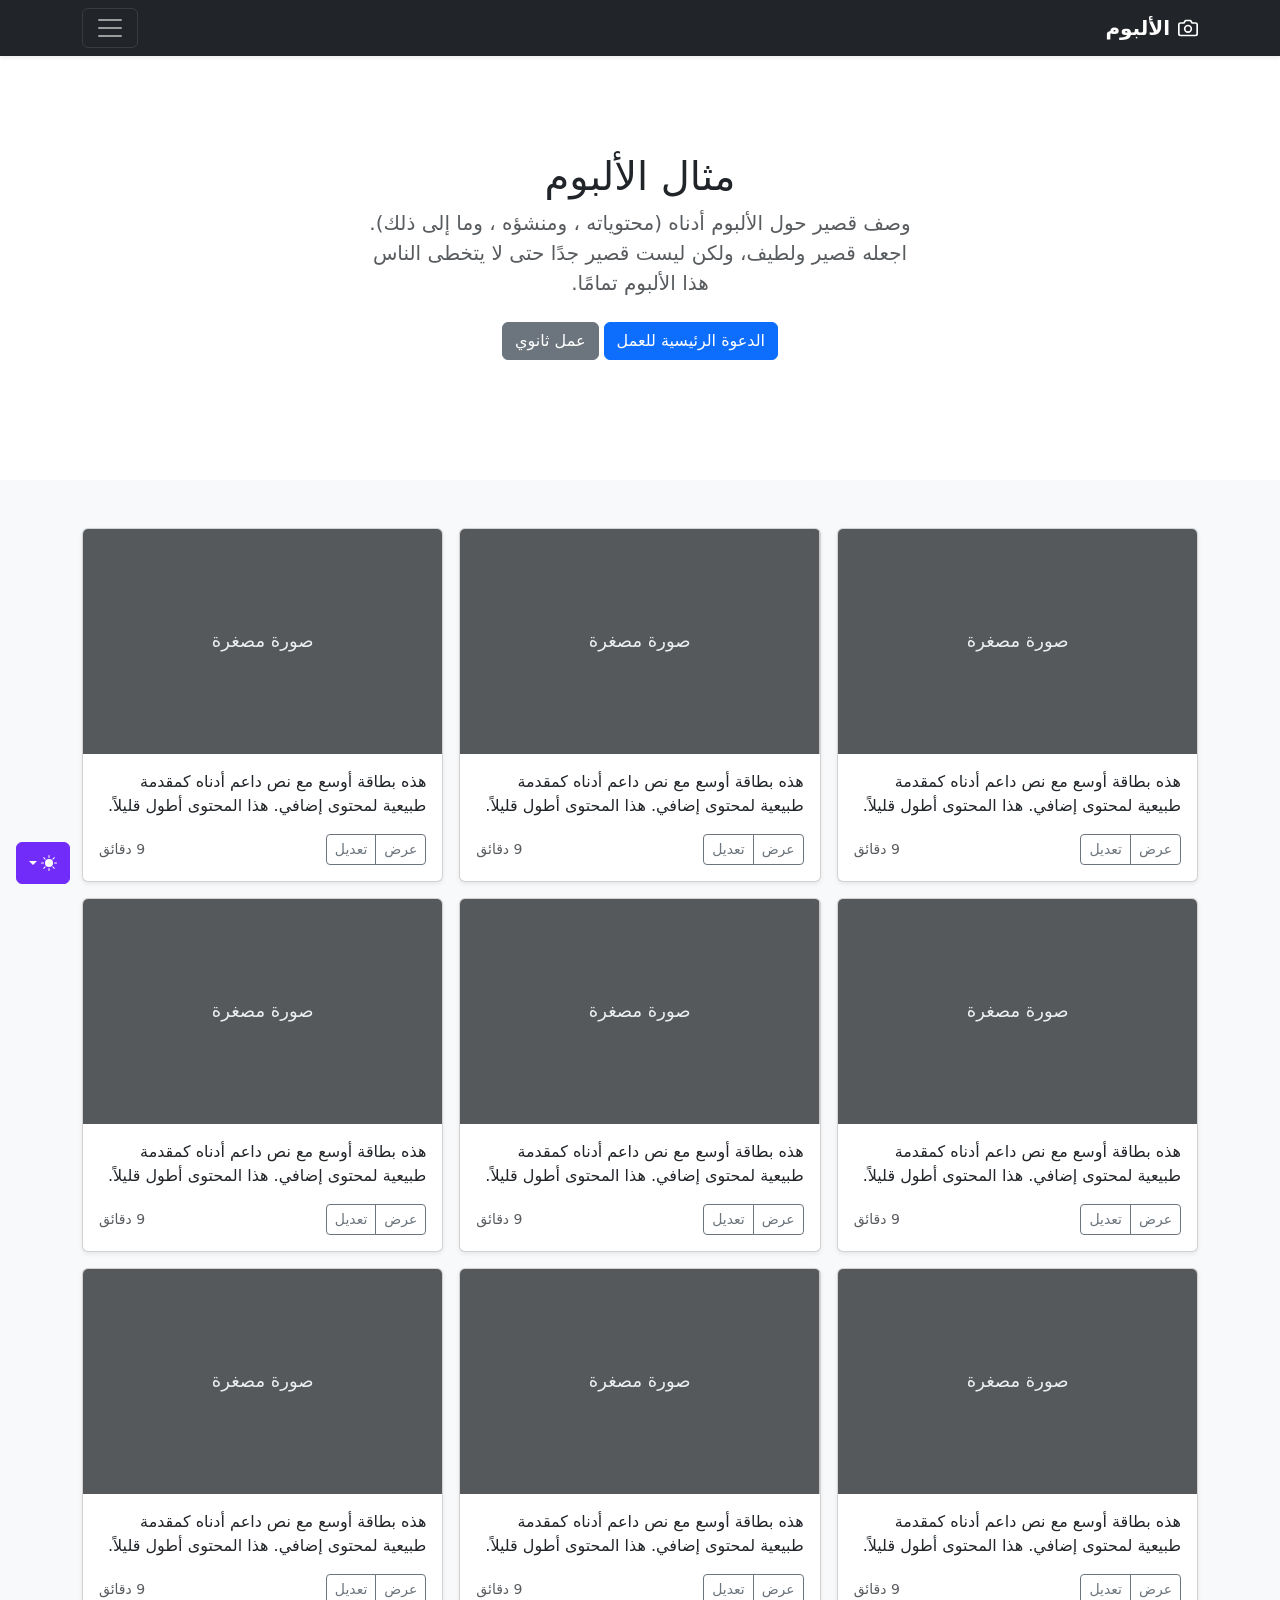
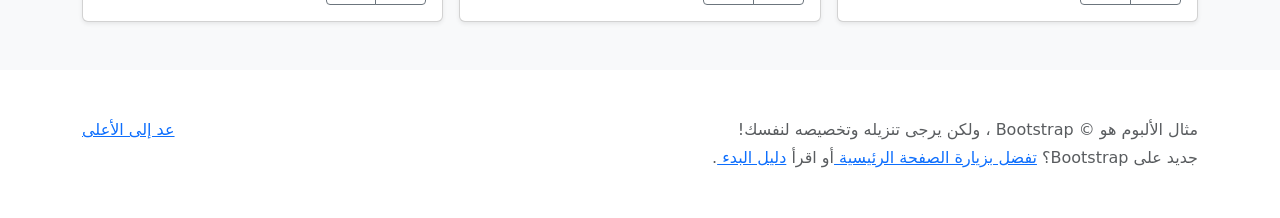
<file: python-projects/hw3/css/bootstrap-5.3.8-examples/album-rtl/index.html>
<!doctype html>
<html lang="ar" dir="rtl" data-bs-theme="auto">
  <head>
    <meta charset="utf-8" />
    <meta name="viewport" content="width=device-width, initial-scale=1" />
    <meta name="description" content="" />
    <meta
      name="author"
      content="Mark Otto, Jacob Thornton, and Bootstrap contributors"
    />
    <meta name="generator" content="Astro v5.13.2" />
    <title>مثال الألبوم · Bootstrap v5.3</title>
    <link
      rel="canonical"
      href="https://getbootstrap.com/docs/5.3/examples/album-rtl/"
    />
    <script src="../assets/js/color-modes.js"></script>
    <link href="../assets/dist/css/bootstrap.rtl.min.css" rel="stylesheet" />
    <meta name="theme-color" content="#712cf9" />
    <style>
      .bd-placeholder-img {
        font-size: 1.125rem;
        text-anchor: middle;
        -webkit-user-select: none;
        -moz-user-select: none;
        user-select: none;
      }
      @media (min-width: 768px) {
        .bd-placeholder-img-lg {
          font-size: 3.5rem;
        }
      }
      .b-example-divider {
        width: 100%;
        height: 3rem;
        background-color: #0000001a;
        border: solid rgba(0, 0, 0, 0.15);
        border-width: 1px 0;
        box-shadow:
          inset 0 0.5em 1.5em #0000001a,
          inset 0 0.125em 0.5em #00000026;
      }
      .b-example-vr {
        flex-shrink: 0;
        width: 1.5rem;
        height: 100vh;
      }
      .bi {
        vertical-align: -0.125em;
        fill: currentColor;
      }
      .nav-scroller {
        position: relative;
        z-index: 2;
        height: 2.75rem;
        overflow-y: hidden;
      }
      .nav-scroller .nav {
        display: flex;
        flex-wrap: nowrap;
        padding-bottom: 1rem;
        margin-top: -1px;
        overflow-x: auto;
        text-align: center;
        white-space: nowrap;
        -webkit-overflow-scrolling: touch;
      }
      .btn-bd-primary {
        --bd-violet-bg: #712cf9;
        --bd-violet-rgb: 112.520718, 44.062154, 249.437846;
        --bs-btn-font-weight: 600;
        --bs-btn-color: var(--bs-white);
        --bs-btn-bg: var(--bd-violet-bg);
        --bs-btn-border-color: var(--bd-violet-bg);
        --bs-btn-hover-color: var(--bs-white);
        --bs-btn-hover-bg: #6528e0;
        --bs-btn-hover-border-color: #6528e0;
        --bs-btn-focus-shadow-rgb: var(--bd-violet-rgb);
        --bs-btn-active-color: var(--bs-btn-hover-color);
        --bs-btn-active-bg: #5a23c8;
        --bs-btn-active-border-color: #5a23c8;
      }
      .bd-mode-toggle {
        z-index: 1500;
      }
      .bd-mode-toggle .bi {
        width: 1em;
        height: 1em;
      }
      .bd-mode-toggle .dropdown-menu .active .bi {
        display: block !important;
      }
    </style>
  </head>
  <body>
    <svg xmlns="http://www.w3.org/2000/svg" class="d-none">
      <symbol id="check2" viewBox="0 0 16 16">
        <path
          d="M13.854 3.646a.5.5 0 0 1 0 .708l-7 7a.5.5 0 0 1-.708 0l-3.5-3.5a.5.5 0 1 1 .708-.708L6.5 10.293l6.646-6.647a.5.5 0 0 1 .708 0z"
        ></path>
      </symbol>
      <symbol id="circle-half" viewBox="0 0 16 16">
        <path
          d="M8 15A7 7 0 1 0 8 1v14zm0 1A8 8 0 1 1 8 0a8 8 0 0 1 0 16z"
        ></path>
      </symbol>
      <symbol id="moon-stars-fill" viewBox="0 0 16 16">
        <path
          d="M6 .278a.768.768 0 0 1 .08.858 7.208 7.208 0 0 0-.878 3.46c0 4.021 3.278 7.277 7.318 7.277.527 0 1.04-.055 1.533-.16a.787.787 0 0 1 .81.316.733.733 0 0 1-.031.893A8.349 8.349 0 0 1 8.344 16C3.734 16 0 12.286 0 7.71 0 4.266 2.114 1.312 5.124.06A.752.752 0 0 1 6 .278z"
        ></path>
        <path
          d="M10.794 3.148a.217.217 0 0 1 .412 0l.387 1.162c.173.518.579.924 1.097 1.097l1.162.387a.217.217 0 0 1 0 .412l-1.162.387a1.734 1.734 0 0 0-1.097 1.097l-.387 1.162a.217.217 0 0 1-.412 0l-.387-1.162A1.734 1.734 0 0 0 9.31 6.593l-1.162-.387a.217.217 0 0 1 0-.412l1.162-.387a1.734 1.734 0 0 0 1.097-1.097l.387-1.162zM13.863.099a.145.145 0 0 1 .274 0l.258.774c.115.346.386.617.732.732l.774.258a.145.145 0 0 1 0 .274l-.774.258a1.156 1.156 0 0 0-.732.732l-.258.774a.145.145 0 0 1-.274 0l-.258-.774a1.156 1.156 0 0 0-.732-.732l-.774-.258a.145.145 0 0 1 0-.274l.774-.258c.346-.115.617-.386.732-.732L13.863.1z"
        ></path>
      </symbol>
      <symbol id="sun-fill" viewBox="0 0 16 16">
        <path
          d="M8 12a4 4 0 1 0 0-8 4 4 0 0 0 0 8zM8 0a.5.5 0 0 1 .5.5v2a.5.5 0 0 1-1 0v-2A.5.5 0 0 1 8 0zm0 13a.5.5 0 0 1 .5.5v2a.5.5 0 0 1-1 0v-2A.5.5 0 0 1 8 13zm8-5a.5.5 0 0 1-.5.5h-2a.5.5 0 0 1 0-1h2a.5.5 0 0 1 .5.5zM3 8a.5.5 0 0 1-.5.5h-2a.5.5 0 0 1 0-1h2A.5.5 0 0 1 3 8zm10.657-5.657a.5.5 0 0 1 0 .707l-1.414 1.415a.5.5 0 1 1-.707-.708l1.414-1.414a.5.5 0 0 1 .707 0zm-9.193 9.193a.5.5 0 0 1 0 .707L3.05 13.657a.5.5 0 0 1-.707-.707l1.414-1.414a.5.5 0 0 1 .707 0zm9.193 2.121a.5.5 0 0 1-.707 0l-1.414-1.414a.5.5 0 0 1 .707-.707l1.414 1.414a.5.5 0 0 1 0 .707zM4.464 4.465a.5.5 0 0 1-.707 0L2.343 3.05a.5.5 0 1 1 .707-.707l1.414 1.414a.5.5 0 0 1 0 .708z"
        ></path>
      </symbol>
    </svg>
    <div
      class="dropdown position-fixed bottom-0 end-0 mb-3 me-3 bd-mode-toggle"
    >
      <button
        class="btn btn-bd-primary py-2 dropdown-toggle d-flex align-items-center"
        id="bd-theme"
        type="button"
        aria-expanded="false"
        data-bs-toggle="dropdown"
        aria-label="Toggle theme (auto)"
      >
        <svg class="bi my-1 theme-icon-active" aria-hidden="true">
          <use href="#circle-half"></use>
        </svg>
        <span class="visually-hidden" id="bd-theme-text">Toggle theme</span>
      </button>
      <ul
        class="dropdown-menu dropdown-menu-end shadow"
        aria-labelledby="bd-theme-text"
      >
        <li>
          <button
            type="button"
            class="dropdown-item d-flex align-items-center"
            data-bs-theme-value="light"
            aria-pressed="false"
          >
            <svg class="bi me-2 opacity-50" aria-hidden="true">
              <use href="#sun-fill"></use>
            </svg>
            Light
            <svg class="bi ms-auto d-none" aria-hidden="true">
              <use href="#check2"></use>
            </svg>
          </button>
        </li>
        <li>
          <button
            type="button"
            class="dropdown-item d-flex align-items-center"
            data-bs-theme-value="dark"
            aria-pressed="false"
          >
            <svg class="bi me-2 opacity-50" aria-hidden="true">
              <use href="#moon-stars-fill"></use>
            </svg>
            Dark
            <svg class="bi ms-auto d-none" aria-hidden="true">
              <use href="#check2"></use>
            </svg>
          </button>
        </li>
        <li>
          <button
            type="button"
            class="dropdown-item d-flex align-items-center active"
            data-bs-theme-value="auto"
            aria-pressed="true"
          >
            <svg class="bi me-2 opacity-50" aria-hidden="true">
              <use href="#circle-half"></use>
            </svg>
            Auto
            <svg class="bi ms-auto d-none" aria-hidden="true">
              <use href="#check2"></use>
            </svg>
          </button>
        </li>
      </ul>
    </div>
    <header data-bs-theme="dark">
      <div class="collapse text-bg-dark" id="navbarHeader">
        <div class="container">
          <div class="row">
            <div class="col-sm-8 col-md-7 py-4">
              <h4>حول</h4>
              <p class="text-body-secondary">
                أضف بعض المعلومات حول الألبوم، المؤلف، أو أي سياق خلفية آخر.
                اجعلها بضع جمل حتى يتمكن الزوار من التقاط بعض التلميحات المفيدة.
                ثم اربطها ببعض مواقع التواصل الاجتماعي أو معلومات الاتصال.
              </p>
            </div>
            <div class="col-sm-4 offset-md-1 py-4">
              <h4>تواصل معي</h4>
              <ul class="list-unstyled">
                <li><a href="#" class="text-white">تابعني على تويتر</a></li>
                <li>
                  <a href="#" class="text-white">شاركني الإعجاب في فيسبوك</a>
                </li>
                <li>
                  <a href="#" class="text-white"
                    >راسلني على البريد الإلكتروني</a
                  >
                </li>
              </ul>
            </div>
          </div>
        </div>
      </div>
      <div class="navbar navbar-dark bg-dark shadow-sm">
        <div class="container">
          <a href="#" class="navbar-brand d-flex align-items-center">
            <svg
              xmlns="http://www.w3.org/2000/svg"
              width="20"
              height="20"
              fill="none"
              stroke="currentColor"
              stroke-linecap="round"
              stroke-linejoin="round"
              stroke-width="2"
              aria-hidden="true"
              class="me-2"
              viewBox="0 0 24 24"
            >
              <path
                d="M23 19a2 2 0 0 1-2 2H3a2 2 0 0 1-2-2V8a2 2 0 0 1 2-2h4l2-3h6l2 3h4a2 2 0 0 1 2 2z"
              ></path>
              <circle cx="12" cy="13" r="4"></circle>
            </svg>
            <strong>الألبوم</strong>
          </a>
          <button
            class="navbar-toggler"
            type="button"
            data-bs-toggle="collapse"
            data-bs-target="#navbarHeader"
            aria-controls="navbarHeader"
            aria-expanded="false"
            aria-label="تبديل التنقل"
          >
            <span class="navbar-toggler-icon"></span>
          </button>
        </div>
      </div>
    </header>
    <main>
      <section class="py-5 text-center container">
        <div class="row py-lg-5">
          <div class="col-lg-6 col-md-8 mx-auto">
            <h1 class="fw-light">مثال الألبوم</h1>
            <p class="lead text-body-secondary">
              وصف قصير حول الألبوم أدناه (محتوياته ، ومنشؤه ، وما إلى ذلك).
              اجعله قصير ولطيف، ولكن ليست قصير جدًا حتى لا يتخطى الناس هذا
              الألبوم تمامًا.
            </p>
            <p>
              <a href="#" class="btn btn-primary my-2">الدعوة الرئيسية للعمل</a>
              <a href="#" class="btn btn-secondary my-2">عمل ثانوي</a>
            </p>
          </div>
        </div>
      </section>
      <div class="album py-5 bg-body-tertiary">
        <div class="container">
          <div class="row row-cols-1 row-cols-sm-2 row-cols-md-3 g-3">
            <div class="col">
              <div class="card shadow-sm">
                <svg
                  aria-label="Placeholder: صورة مصغرة"
                  class="bd-placeholder-img card-img-top"
                  height="225"
                  preserveAspectRatio="xMidYMid slice"
                  role="img"
                  width="100%"
                  xmlns="http://www.w3.org/2000/svg"
                >
                  <title>Placeholder</title>
                  <rect width="100%" height="100%" fill="#55595c"></rect>
                  <text x="50%" y="50%" fill="#eceeef" dy=".3em">
                    صورة مصغرة
                  </text>
                </svg>
                <div class="card-body">
                  <p class="card-text">
                    هذه بطاقة أوسع مع نص داعم أدناه كمقدمة طبيعية لمحتوى إضافي.
                    هذا المحتوى أطول قليلاً.
                  </p>
                  <div
                    class="d-flex justify-content-between align-items-center"
                  >
                    <div class="btn-group">
                      <button
                        type="button"
                        class="btn btn-sm btn-outline-secondary"
                      >
                        عرض
                      </button>
                      <button
                        type="button"
                        class="btn btn-sm btn-outline-secondary"
                      >
                        تعديل
                      </button>
                    </div>
                    <small class="text-body-secondary">9 دقائق</small>
                  </div>
                </div>
              </div>
            </div>
            <div class="col">
              <div class="card shadow-sm">
                <svg
                  aria-label="Placeholder: صورة مصغرة"
                  class="bd-placeholder-img card-img-top"
                  height="225"
                  preserveAspectRatio="xMidYMid slice"
                  role="img"
                  width="100%"
                  xmlns="http://www.w3.org/2000/svg"
                >
                  <title>Placeholder</title>
                  <rect width="100%" height="100%" fill="#55595c"></rect>
                  <text x="50%" y="50%" fill="#eceeef" dy=".3em">
                    صورة مصغرة
                  </text>
                </svg>
                <div class="card-body">
                  <p class="card-text">
                    هذه بطاقة أوسع مع نص داعم أدناه كمقدمة طبيعية لمحتوى إضافي.
                    هذا المحتوى أطول قليلاً.
                  </p>
                  <div
                    class="d-flex justify-content-between align-items-center"
                  >
                    <div class="btn-group">
                      <button
                        type="button"
                        class="btn btn-sm btn-outline-secondary"
                      >
                        عرض
                      </button>
                      <button
                        type="button"
                        class="btn btn-sm btn-outline-secondary"
                      >
                        تعديل
                      </button>
                    </div>
                    <small class="text-body-secondary">9 دقائق</small>
                  </div>
                </div>
              </div>
            </div>
            <div class="col">
              <div class="card shadow-sm">
                <svg
                  aria-label="Placeholder: صورة مصغرة"
                  class="bd-placeholder-img card-img-top"
                  height="225"
                  preserveAspectRatio="xMidYMid slice"
                  role="img"
                  width="100%"
                  xmlns="http://www.w3.org/2000/svg"
                >
                  <title>Placeholder</title>
                  <rect width="100%" height="100%" fill="#55595c"></rect>
                  <text x="50%" y="50%" fill="#eceeef" dy=".3em">
                    صورة مصغرة
                  </text>
                </svg>
                <div class="card-body">
                  <p class="card-text">
                    هذه بطاقة أوسع مع نص داعم أدناه كمقدمة طبيعية لمحتوى إضافي.
                    هذا المحتوى أطول قليلاً.
                  </p>
                  <div
                    class="d-flex justify-content-between align-items-center"
                  >
                    <div class="btn-group">
                      <button
                        type="button"
                        class="btn btn-sm btn-outline-secondary"
                      >
                        عرض
                      </button>
                      <button
                        type="button"
                        class="btn btn-sm btn-outline-secondary"
                      >
                        تعديل
                      </button>
                    </div>
                    <small class="text-body-secondary">9 دقائق</small>
                  </div>
                </div>
              </div>
            </div>
            <div class="col">
              <div class="card shadow-sm">
                <svg
                  aria-label="Placeholder: صورة مصغرة"
                  class="bd-placeholder-img card-img-top"
                  height="225"
                  preserveAspectRatio="xMidYMid slice"
                  role="img"
                  width="100%"
                  xmlns="http://www.w3.org/2000/svg"
                >
                  <title>Placeholder</title>
                  <rect width="100%" height="100%" fill="#55595c"></rect>
                  <text x="50%" y="50%" fill="#eceeef" dy=".3em">
                    صورة مصغرة
                  </text>
                </svg>
                <div class="card-body">
                  <p class="card-text">
                    هذه بطاقة أوسع مع نص داعم أدناه كمقدمة طبيعية لمحتوى إضافي.
                    هذا المحتوى أطول قليلاً.
                  </p>
                  <div
                    class="d-flex justify-content-between align-items-center"
                  >
                    <div class="btn-group">
                      <button
                        type="button"
                        class="btn btn-sm btn-outline-secondary"
                      >
                        عرض
                      </button>
                      <button
                        type="button"
                        class="btn btn-sm btn-outline-secondary"
                      >
                        تعديل
                      </button>
                    </div>
                    <small class="text-body-secondary">9 دقائق</small>
                  </div>
                </div>
              </div>
            </div>
            <div class="col">
              <div class="card shadow-sm">
                <svg
                  aria-label="Placeholder: صورة مصغرة"
                  class="bd-placeholder-img card-img-top"
                  height="225"
                  preserveAspectRatio="xMidYMid slice"
                  role="img"
                  width="100%"
                  xmlns="http://www.w3.org/2000/svg"
                >
                  <title>Placeholder</title>
                  <rect width="100%" height="100%" fill="#55595c"></rect>
                  <text x="50%" y="50%" fill="#eceeef" dy=".3em">
                    صورة مصغرة
                  </text>
                </svg>
                <div class="card-body">
                  <p class="card-text">
                    هذه بطاقة أوسع مع نص داعم أدناه كمقدمة طبيعية لمحتوى إضافي.
                    هذا المحتوى أطول قليلاً.
                  </p>
                  <div
                    class="d-flex justify-content-between align-items-center"
                  >
                    <div class="btn-group">
                      <button
                        type="button"
                        class="btn btn-sm btn-outline-secondary"
                      >
                        عرض
                      </button>
                      <button
                        type="button"
                        class="btn btn-sm btn-outline-secondary"
                      >
                        تعديل
                      </button>
                    </div>
                    <small class="text-body-secondary">9 دقائق</small>
                  </div>
                </div>
              </div>
            </div>
            <div class="col">
              <div class="card shadow-sm">
                <svg
                  aria-label="Placeholder: صورة مصغرة"
                  class="bd-placeholder-img card-img-top"
                  height="225"
                  preserveAspectRatio="xMidYMid slice"
                  role="img"
                  width="100%"
                  xmlns="http://www.w3.org/2000/svg"
                >
                  <title>Placeholder</title>
                  <rect width="100%" height="100%" fill="#55595c"></rect>
                  <text x="50%" y="50%" fill="#eceeef" dy=".3em">
                    صورة مصغرة
                  </text>
                </svg>
                <div class="card-body">
                  <p class="card-text">
                    هذه بطاقة أوسع مع نص داعم أدناه كمقدمة طبيعية لمحتوى إضافي.
                    هذا المحتوى أطول قليلاً.
                  </p>
                  <div
                    class="d-flex justify-content-between align-items-center"
                  >
                    <div class="btn-group">
                      <button
                        type="button"
                        class="btn btn-sm btn-outline-secondary"
                      >
                        عرض
                      </button>
                      <button
                        type="button"
                        class="btn btn-sm btn-outline-secondary"
                      >
                        تعديل
                      </button>
                    </div>
                    <small class="text-body-secondary">9 دقائق</small>
                  </div>
                </div>
              </div>
            </div>
            <div class="col">
              <div class="card shadow-sm">
                <svg
                  aria-label="Placeholder: صورة مصغرة"
                  class="bd-placeholder-img card-img-top"
                  height="225"
                  preserveAspectRatio="xMidYMid slice"
                  role="img"
                  width="100%"
                  xmlns="http://www.w3.org/2000/svg"
                >
                  <title>Placeholder</title>
                  <rect width="100%" height="100%" fill="#55595c"></rect>
                  <text x="50%" y="50%" fill="#eceeef" dy=".3em">
                    صورة مصغرة
                  </text>
                </svg>
                <div class="card-body">
                  <p class="card-text">
                    هذه بطاقة أوسع مع نص داعم أدناه كمقدمة طبيعية لمحتوى إضافي.
                    هذا المحتوى أطول قليلاً.
                  </p>
                  <div
                    class="d-flex justify-content-between align-items-center"
                  >
                    <div class="btn-group">
                      <button
                        type="button"
                        class="btn btn-sm btn-outline-secondary"
                      >
                        عرض
                      </button>
                      <button
                        type="button"
                        class="btn btn-sm btn-outline-secondary"
                      >
                        تعديل
                      </button>
                    </div>
                    <small class="text-body-secondary">9 دقائق</small>
                  </div>
                </div>
              </div>
            </div>
            <div class="col">
              <div class="card shadow-sm">
                <svg
                  aria-label="Placeholder: صورة مصغرة"
                  class="bd-placeholder-img card-img-top"
                  height="225"
                  preserveAspectRatio="xMidYMid slice"
                  role="img"
                  width="100%"
                  xmlns="http://www.w3.org/2000/svg"
                >
                  <title>Placeholder</title>
                  <rect width="100%" height="100%" fill="#55595c"></rect>
                  <text x="50%" y="50%" fill="#eceeef" dy=".3em">
                    صورة مصغرة
                  </text>
                </svg>
                <div class="card-body">
                  <p class="card-text">
                    هذه بطاقة أوسع مع نص داعم أدناه كمقدمة طبيعية لمحتوى إضافي.
                    هذا المحتوى أطول قليلاً.
                  </p>
                  <div
                    class="d-flex justify-content-between align-items-center"
                  >
                    <div class="btn-group">
                      <button
                        type="button"
                        class="btn btn-sm btn-outline-secondary"
                      >
                        عرض
                      </button>
                      <button
                        type="button"
                        class="btn btn-sm btn-outline-secondary"
                      >
                        تعديل
                      </button>
                    </div>
                    <small class="text-body-secondary">9 دقائق</small>
                  </div>
                </div>
              </div>
            </div>
            <div class="col">
              <div class="card shadow-sm">
                <svg
                  aria-label="Placeholder: صورة مصغرة"
                  class="bd-placeholder-img card-img-top"
                  height="225"
                  preserveAspectRatio="xMidYMid slice"
                  role="img"
                  width="100%"
                  xmlns="http://www.w3.org/2000/svg"
                >
                  <title>Placeholder</title>
                  <rect width="100%" height="100%" fill="#55595c"></rect>
                  <text x="50%" y="50%" fill="#eceeef" dy=".3em">
                    صورة مصغرة
                  </text>
                </svg>
                <div class="card-body">
                  <p class="card-text">
                    هذه بطاقة أوسع مع نص داعم أدناه كمقدمة طبيعية لمحتوى إضافي.
                    هذا المحتوى أطول قليلاً.
                  </p>
                  <div
                    class="d-flex justify-content-between align-items-center"
                  >
                    <div class="btn-group">
                      <button
                        type="button"
                        class="btn btn-sm btn-outline-secondary"
                      >
                        عرض
                      </button>
                      <button
                        type="button"
                        class="btn btn-sm btn-outline-secondary"
                      >
                        تعديل
                      </button>
                    </div>
                    <small class="text-body-secondary">9 دقائق</small>
                  </div>
                </div>
              </div>
            </div>
          </div>
        </div>
      </div>
    </main>
    <footer class="text-body-secondary py-5">
      <div class="container">
        <p class="float-end mb-1"><a href="#">عد إلى الأعلى</a></p>
        <p class="mb-1">
          مثال الألبوم هو © Bootstrap ، ولكن يرجى تنزيله وتخصيصه لنفسك!
        </p>
        <p class="mb-0">
          جديد على Bootstrap؟ <a href="/"> تفضل بزيارة الصفحة الرئيسية </a> أو
          اقرأ <a href="../getting-started/introduction"> دليل البدء </a>.
        </p>
      </div>
    </footer>
    <script
      src="../assets/dist/js/bootstrap.bundle.min.js"
      class="astro-vvvwv3sm"
    ></script>
  </body>
</html>
</file>
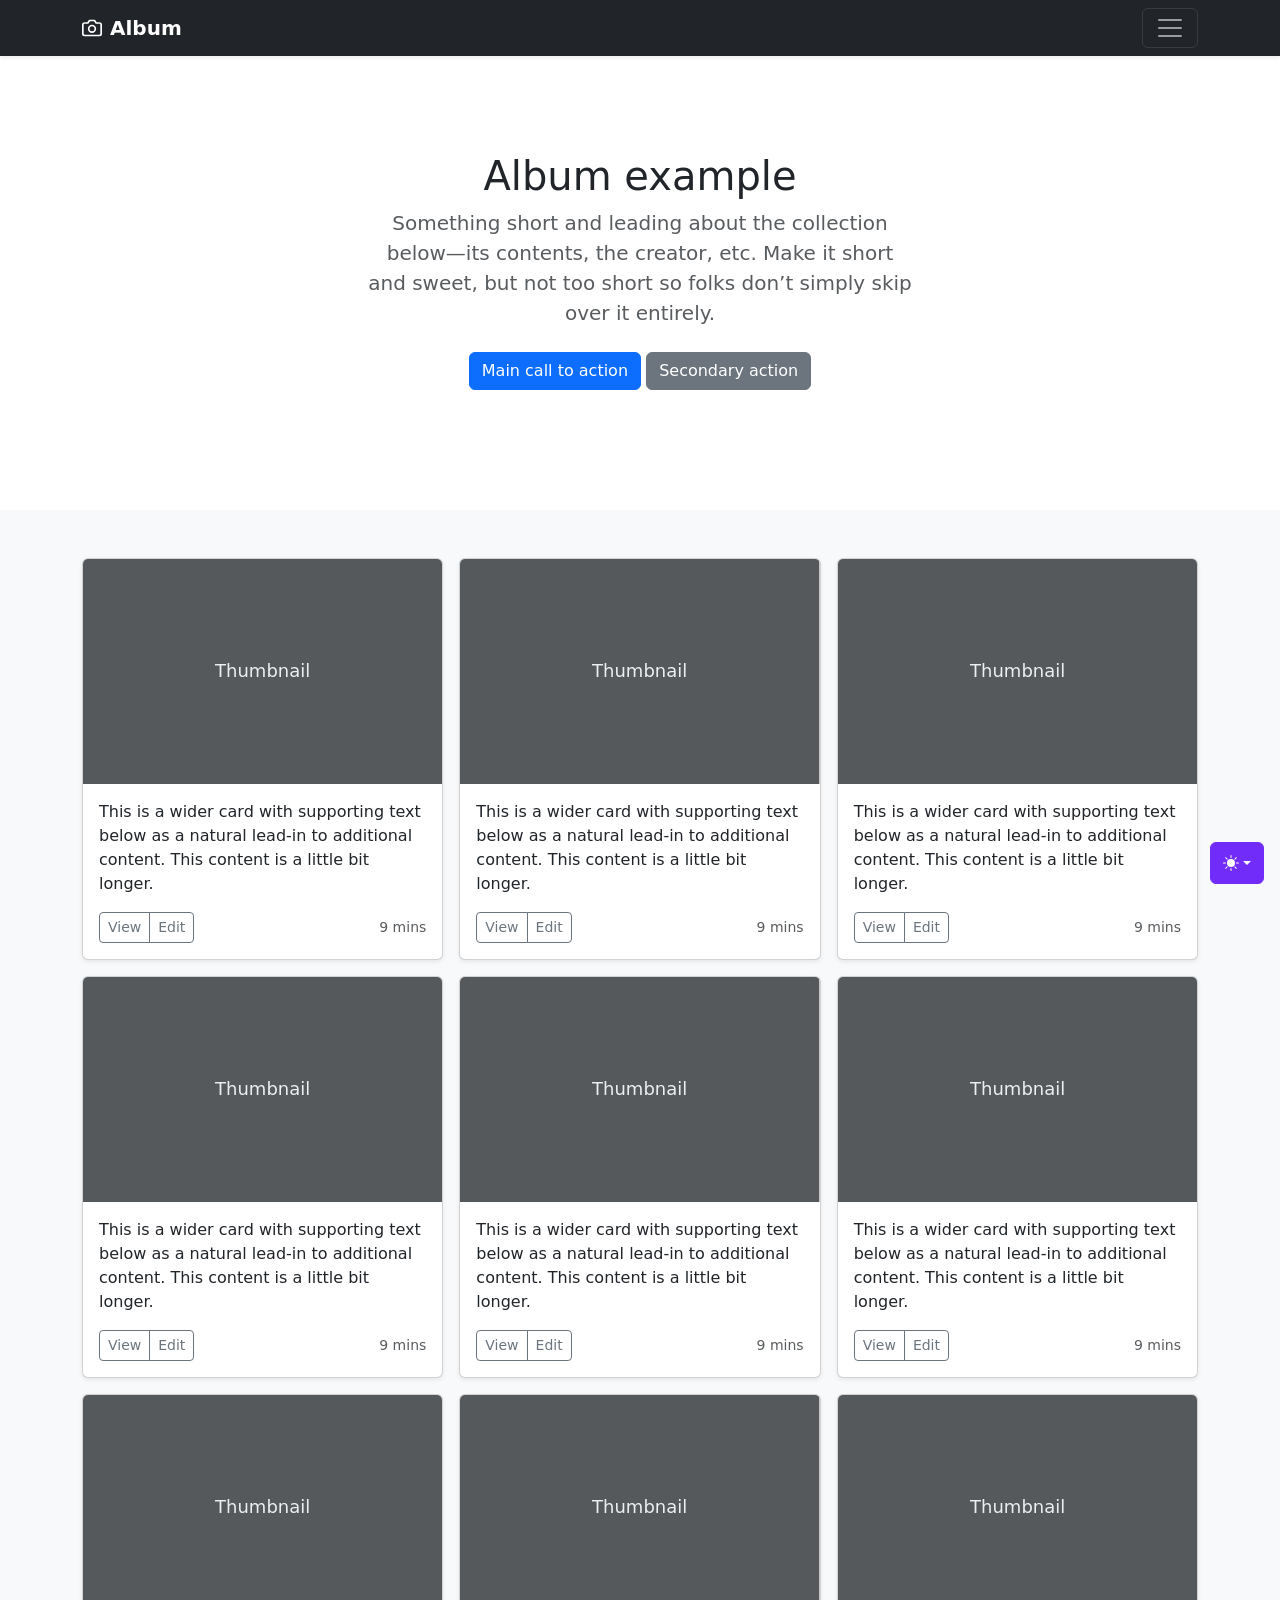
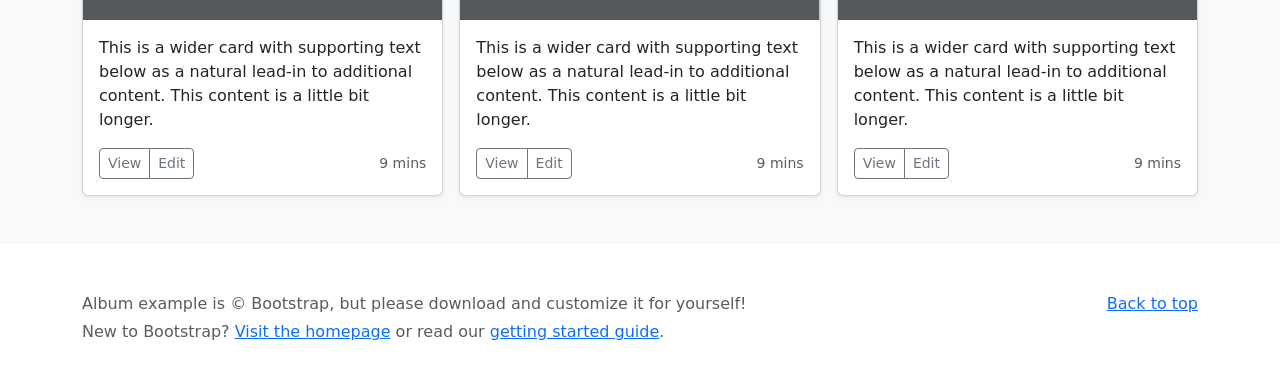
<file: python-projects/hw3/css/bootstrap-5.3.8-examples/album/index.html>
<!doctype html>
<html lang="en" data-bs-theme="auto">
  <head>
    <meta charset="utf-8" />
    <meta name="viewport" content="width=device-width, initial-scale=1" />
    <meta name="description" content="" />
    <meta
      name="author"
      content="Mark Otto, Jacob Thornton, and Bootstrap contributors"
    />
    <meta name="generator" content="Astro v5.13.2" />
    <title>Album example · Bootstrap v5.3</title>
    <link
      rel="canonical"
      href="https://getbootstrap.com/docs/5.3/examples/album/"
    />
    <script src="../assets/js/color-modes.js"></script>
    <link href="../assets/dist/css/bootstrap.min.css" rel="stylesheet" />
    <meta name="theme-color" content="#712cf9" />
    <style>
      .bd-placeholder-img {
        font-size: 1.125rem;
        text-anchor: middle;
        -webkit-user-select: none;
        -moz-user-select: none;
        user-select: none;
      }
      @media (min-width: 768px) {
        .bd-placeholder-img-lg {
          font-size: 3.5rem;
        }
      }
      .b-example-divider {
        width: 100%;
        height: 3rem;
        background-color: #0000001a;
        border: solid rgba(0, 0, 0, 0.15);
        border-width: 1px 0;
        box-shadow:
          inset 0 0.5em 1.5em #0000001a,
          inset 0 0.125em 0.5em #00000026;
      }
      .b-example-vr {
        flex-shrink: 0;
        width: 1.5rem;
        height: 100vh;
      }
      .bi {
        vertical-align: -0.125em;
        fill: currentColor;
      }
      .nav-scroller {
        position: relative;
        z-index: 2;
        height: 2.75rem;
        overflow-y: hidden;
      }
      .nav-scroller .nav {
        display: flex;
        flex-wrap: nowrap;
        padding-bottom: 1rem;
        margin-top: -1px;
        overflow-x: auto;
        text-align: center;
        white-space: nowrap;
        -webkit-overflow-scrolling: touch;
      }
      .btn-bd-primary {
        --bd-violet-bg: #712cf9;
        --bd-violet-rgb: 112.520718, 44.062154, 249.437846;
        --bs-btn-font-weight: 600;
        --bs-btn-color: var(--bs-white);
        --bs-btn-bg: var(--bd-violet-bg);
        --bs-btn-border-color: var(--bd-violet-bg);
        --bs-btn-hover-color: var(--bs-white);
        --bs-btn-hover-bg: #6528e0;
        --bs-btn-hover-border-color: #6528e0;
        --bs-btn-focus-shadow-rgb: var(--bd-violet-rgb);
        --bs-btn-active-color: var(--bs-btn-hover-color);
        --bs-btn-active-bg: #5a23c8;
        --bs-btn-active-border-color: #5a23c8;
      }
      .bd-mode-toggle {
        z-index: 1500;
      }
      .bd-mode-toggle .bi {
        width: 1em;
        height: 1em;
      }
      .bd-mode-toggle .dropdown-menu .active .bi {
        display: block !important;
      }
    </style>
  </head>
  <body>
    <svg xmlns="http://www.w3.org/2000/svg" class="d-none">
      <symbol id="check2" viewBox="0 0 16 16">
        <path
          d="M13.854 3.646a.5.5 0 0 1 0 .708l-7 7a.5.5 0 0 1-.708 0l-3.5-3.5a.5.5 0 1 1 .708-.708L6.5 10.293l6.646-6.647a.5.5 0 0 1 .708 0z"
        ></path>
      </symbol>
      <symbol id="circle-half" viewBox="0 0 16 16">
        <path
          d="M8 15A7 7 0 1 0 8 1v14zm0 1A8 8 0 1 1 8 0a8 8 0 0 1 0 16z"
        ></path>
      </symbol>
      <symbol id="moon-stars-fill" viewBox="0 0 16 16">
        <path
          d="M6 .278a.768.768 0 0 1 .08.858 7.208 7.208 0 0 0-.878 3.46c0 4.021 3.278 7.277 7.318 7.277.527 0 1.04-.055 1.533-.16a.787.787 0 0 1 .81.316.733.733 0 0 1-.031.893A8.349 8.349 0 0 1 8.344 16C3.734 16 0 12.286 0 7.71 0 4.266 2.114 1.312 5.124.06A.752.752 0 0 1 6 .278z"
        ></path>
        <path
          d="M10.794 3.148a.217.217 0 0 1 .412 0l.387 1.162c.173.518.579.924 1.097 1.097l1.162.387a.217.217 0 0 1 0 .412l-1.162.387a1.734 1.734 0 0 0-1.097 1.097l-.387 1.162a.217.217 0 0 1-.412 0l-.387-1.162A1.734 1.734 0 0 0 9.31 6.593l-1.162-.387a.217.217 0 0 1 0-.412l1.162-.387a1.734 1.734 0 0 0 1.097-1.097l.387-1.162zM13.863.099a.145.145 0 0 1 .274 0l.258.774c.115.346.386.617.732.732l.774.258a.145.145 0 0 1 0 .274l-.774.258a1.156 1.156 0 0 0-.732.732l-.258.774a.145.145 0 0 1-.274 0l-.258-.774a1.156 1.156 0 0 0-.732-.732l-.774-.258a.145.145 0 0 1 0-.274l.774-.258c.346-.115.617-.386.732-.732L13.863.1z"
        ></path>
      </symbol>
      <symbol id="sun-fill" viewBox="0 0 16 16">
        <path
          d="M8 12a4 4 0 1 0 0-8 4 4 0 0 0 0 8zM8 0a.5.5 0 0 1 .5.5v2a.5.5 0 0 1-1 0v-2A.5.5 0 0 1 8 0zm0 13a.5.5 0 0 1 .5.5v2a.5.5 0 0 1-1 0v-2A.5.5 0 0 1 8 13zm8-5a.5.5 0 0 1-.5.5h-2a.5.5 0 0 1 0-1h2a.5.5 0 0 1 .5.5zM3 8a.5.5 0 0 1-.5.5h-2a.5.5 0 0 1 0-1h2A.5.5 0 0 1 3 8zm10.657-5.657a.5.5 0 0 1 0 .707l-1.414 1.415a.5.5 0 1 1-.707-.708l1.414-1.414a.5.5 0 0 1 .707 0zm-9.193 9.193a.5.5 0 0 1 0 .707L3.05 13.657a.5.5 0 0 1-.707-.707l1.414-1.414a.5.5 0 0 1 .707 0zm9.193 2.121a.5.5 0 0 1-.707 0l-1.414-1.414a.5.5 0 0 1 .707-.707l1.414 1.414a.5.5 0 0 1 0 .707zM4.464 4.465a.5.5 0 0 1-.707 0L2.343 3.05a.5.5 0 1 1 .707-.707l1.414 1.414a.5.5 0 0 1 0 .708z"
        ></path>
      </symbol>
    </svg>
    <div
      class="dropdown position-fixed bottom-0 end-0 mb-3 me-3 bd-mode-toggle"
    >
      <button
        class="btn btn-bd-primary py-2 dropdown-toggle d-flex align-items-center"
        id="bd-theme"
        type="button"
        aria-expanded="false"
        data-bs-toggle="dropdown"
        aria-label="Toggle theme (auto)"
      >
        <svg class="bi my-1 theme-icon-active" aria-hidden="true">
          <use href="#circle-half"></use>
        </svg>
        <span class="visually-hidden" id="bd-theme-text">Toggle theme</span>
      </button>
      <ul
        class="dropdown-menu dropdown-menu-end shadow"
        aria-labelledby="bd-theme-text"
      >
        <li>
          <button
            type="button"
            class="dropdown-item d-flex align-items-center"
            data-bs-theme-value="light"
            aria-pressed="false"
          >
            <svg class="bi me-2 opacity-50" aria-hidden="true">
              <use href="#sun-fill"></use>
            </svg>
            Light
            <svg class="bi ms-auto d-none" aria-hidden="true">
              <use href="#check2"></use>
            </svg>
          </button>
        </li>
        <li>
          <button
            type="button"
            class="dropdown-item d-flex align-items-center"
            data-bs-theme-value="dark"
            aria-pressed="false"
          >
            <svg class="bi me-2 opacity-50" aria-hidden="true">
              <use href="#moon-stars-fill"></use>
            </svg>
            Dark
            <svg class="bi ms-auto d-none" aria-hidden="true">
              <use href="#check2"></use>
            </svg>
          </button>
        </li>
        <li>
          <button
            type="button"
            class="dropdown-item d-flex align-items-center active"
            data-bs-theme-value="auto"
            aria-pressed="true"
          >
            <svg class="bi me-2 opacity-50" aria-hidden="true">
              <use href="#circle-half"></use>
            </svg>
            Auto
            <svg class="bi ms-auto d-none" aria-hidden="true">
              <use href="#check2"></use>
            </svg>
          </button>
        </li>
      </ul>
    </div>
    <header data-bs-theme="dark">
      <div class="collapse text-bg-dark" id="navbarHeader">
        <div class="container">
          <div class="row">
            <div class="col-sm-8 col-md-7 py-4">
              <h4>About</h4>
              <p class="text-body-secondary">
                Add some information about the album below, the author, or any
                other background context. Make it a few sentences long so folks
                can pick up some informative tidbits. Then, link them off to
                some social networking sites or contact information.
              </p>
            </div>
            <div class="col-sm-4 offset-md-1 py-4">
              <h4>Contact</h4>
              <ul class="list-unstyled">
                <li><a href="#" class="text-white">Follow on X</a></li>
                <li><a href="#" class="text-white">Like on Facebook</a></li>
                <li><a href="#" class="text-white">Email me</a></li>
              </ul>
            </div>
          </div>
        </div>
      </div>
      <div class="navbar navbar-dark bg-dark shadow-sm">
        <div class="container">
          <a href="#" class="navbar-brand d-flex align-items-center">
            <svg
              xmlns="http://www.w3.org/2000/svg"
              width="20"
              height="20"
              fill="none"
              stroke="currentColor"
              stroke-linecap="round"
              stroke-linejoin="round"
              stroke-width="2"
              aria-hidden="true"
              class="me-2"
              viewBox="0 0 24 24"
            >
              <path
                d="M23 19a2 2 0 0 1-2 2H3a2 2 0 0 1-2-2V8a2 2 0 0 1 2-2h4l2-3h6l2 3h4a2 2 0 0 1 2 2z"
              ></path>
              <circle cx="12" cy="13" r="4"></circle>
            </svg>
            <strong>Album</strong>
          </a>
          <button
            class="navbar-toggler"
            type="button"
            data-bs-toggle="collapse"
            data-bs-target="#navbarHeader"
            aria-controls="navbarHeader"
            aria-expanded="false"
            aria-label="Toggle navigation"
          >
            <span class="navbar-toggler-icon"></span>
          </button>
        </div>
      </div>
    </header>
    <main>
      <section class="py-5 text-center container">
        <div class="row py-lg-5">
          <div class="col-lg-6 col-md-8 mx-auto">
            <h1 class="fw-light">Album example</h1>
            <p class="lead text-body-secondary">
              Something short and leading about the collection below—its
              contents, the creator, etc. Make it short and sweet, but not too
              short so folks don’t simply skip over it entirely.
            </p>
            <p>
              <a href="#" class="btn btn-primary my-2">Main call to action</a>
              <a href="#" class="btn btn-secondary my-2">Secondary action</a>
            </p>
          </div>
        </div>
      </section>
      <div class="album py-5 bg-body-tertiary">
        <div class="container">
          <div class="row row-cols-1 row-cols-sm-2 row-cols-md-3 g-3">
            <div class="col">
              <div class="card shadow-sm">
                <svg
                  aria-label="Placeholder: Thumbnail"
                  class="bd-placeholder-img card-img-top"
                  height="225"
                  preserveAspectRatio="xMidYMid slice"
                  role="img"
                  width="100%"
                  xmlns="http://www.w3.org/2000/svg"
                >
                  <title>Placeholder</title>
                  <rect width="100%" height="100%" fill="#55595c"></rect>
                  <text x="50%" y="50%" fill="#eceeef" dy=".3em">
                    Thumbnail
                  </text>
                </svg>
                <div class="card-body">
                  <p class="card-text">
                    This is a wider card with supporting text below as a natural
                    lead-in to additional content. This content is a little bit
                    longer.
                  </p>
                  <div
                    class="d-flex justify-content-between align-items-center"
                  >
                    <div class="btn-group">
                      <button
                        type="button"
                        class="btn btn-sm btn-outline-secondary"
                      >
                        View
                      </button>
                      <button
                        type="button"
                        class="btn btn-sm btn-outline-secondary"
                      >
                        Edit
                      </button>
                    </div>
                    <small class="text-body-secondary">9 mins</small>
                  </div>
                </div>
              </div>
            </div>
            <div class="col">
              <div class="card shadow-sm">
                <svg
                  aria-label="Placeholder: Thumbnail"
                  class="bd-placeholder-img card-img-top"
                  height="225"
                  preserveAspectRatio="xMidYMid slice"
                  role="img"
                  width="100%"
                  xmlns="http://www.w3.org/2000/svg"
                >
                  <title>Placeholder</title>
                  <rect width="100%" height="100%" fill="#55595c"></rect>
                  <text x="50%" y="50%" fill="#eceeef" dy=".3em">
                    Thumbnail
                  </text>
                </svg>
                <div class="card-body">
                  <p class="card-text">
                    This is a wider card with supporting text below as a natural
                    lead-in to additional content. This content is a little bit
                    longer.
                  </p>
                  <div
                    class="d-flex justify-content-between align-items-center"
                  >
                    <div class="btn-group">
                      <button
                        type="button"
                        class="btn btn-sm btn-outline-secondary"
                      >
                        View
                      </button>
                      <button
                        type="button"
                        class="btn btn-sm btn-outline-secondary"
                      >
                        Edit
                      </button>
                    </div>
                    <small class="text-body-secondary">9 mins</small>
                  </div>
                </div>
              </div>
            </div>
            <div class="col">
              <div class="card shadow-sm">
                <svg
                  aria-label="Placeholder: Thumbnail"
                  class="bd-placeholder-img card-img-top"
                  height="225"
                  preserveAspectRatio="xMidYMid slice"
                  role="img"
                  width="100%"
                  xmlns="http://www.w3.org/2000/svg"
                >
                  <title>Placeholder</title>
                  <rect width="100%" height="100%" fill="#55595c"></rect>
                  <text x="50%" y="50%" fill="#eceeef" dy=".3em">
                    Thumbnail
                  </text>
                </svg>
                <div class="card-body">
                  <p class="card-text">
                    This is a wider card with supporting text below as a natural
                    lead-in to additional content. This content is a little bit
                    longer.
                  </p>
                  <div
                    class="d-flex justify-content-between align-items-center"
                  >
                    <div class="btn-group">
                      <button
                        type="button"
                        class="btn btn-sm btn-outline-secondary"
                      >
                        View
                      </button>
                      <button
                        type="button"
                        class="btn btn-sm btn-outline-secondary"
                      >
                        Edit
                      </button>
                    </div>
                    <small class="text-body-secondary">9 mins</small>
                  </div>
                </div>
              </div>
            </div>
            <div class="col">
              <div class="card shadow-sm">
                <svg
                  aria-label="Placeholder: Thumbnail"
                  class="bd-placeholder-img card-img-top"
                  height="225"
                  preserveAspectRatio="xMidYMid slice"
                  role="img"
                  width="100%"
                  xmlns="http://www.w3.org/2000/svg"
                >
                  <title>Placeholder</title>
                  <rect width="100%" height="100%" fill="#55595c"></rect>
                  <text x="50%" y="50%" fill="#eceeef" dy=".3em">
                    Thumbnail
                  </text>
                </svg>
                <div class="card-body">
                  <p class="card-text">
                    This is a wider card with supporting text below as a natural
                    lead-in to additional content. This content is a little bit
                    longer.
                  </p>
                  <div
                    class="d-flex justify-content-between align-items-center"
                  >
                    <div class="btn-group">
                      <button
                        type="button"
                        class="btn btn-sm btn-outline-secondary"
                      >
                        View
                      </button>
                      <button
                        type="button"
                        class="btn btn-sm btn-outline-secondary"
                      >
                        Edit
                      </button>
                    </div>
                    <small class="text-body-secondary">9 mins</small>
                  </div>
                </div>
              </div>
            </div>
            <div class="col">
              <div class="card shadow-sm">
                <svg
                  aria-label="Placeholder: Thumbnail"
                  class="bd-placeholder-img card-img-top"
                  height="225"
                  preserveAspectRatio="xMidYMid slice"
                  role="img"
                  width="100%"
                  xmlns="http://www.w3.org/2000/svg"
                >
                  <title>Placeholder</title>
                  <rect width="100%" height="100%" fill="#55595c"></rect>
                  <text x="50%" y="50%" fill="#eceeef" dy=".3em">
                    Thumbnail
                  </text>
                </svg>
                <div class="card-body">
                  <p class="card-text">
                    This is a wider card with supporting text below as a natural
                    lead-in to additional content. This content is a little bit
                    longer.
                  </p>
                  <div
                    class="d-flex justify-content-between align-items-center"
                  >
                    <div class="btn-group">
                      <button
                        type="button"
                        class="btn btn-sm btn-outline-secondary"
                      >
                        View
                      </button>
                      <button
                        type="button"
                        class="btn btn-sm btn-outline-secondary"
                      >
                        Edit
                      </button>
                    </div>
                    <small class="text-body-secondary">9 mins</small>
                  </div>
                </div>
              </div>
            </div>
            <div class="col">
              <div class="card shadow-sm">
                <svg
                  aria-label="Placeholder: Thumbnail"
                  class="bd-placeholder-img card-img-top"
                  height="225"
                  preserveAspectRatio="xMidYMid slice"
                  role="img"
                  width="100%"
                  xmlns="http://www.w3.org/2000/svg"
                >
                  <title>Placeholder</title>
                  <rect width="100%" height="100%" fill="#55595c"></rect>
                  <text x="50%" y="50%" fill="#eceeef" dy=".3em">
                    Thumbnail
                  </text>
                </svg>
                <div class="card-body">
                  <p class="card-text">
                    This is a wider card with supporting text below as a natural
                    lead-in to additional content. This content is a little bit
                    longer.
                  </p>
                  <div
                    class="d-flex justify-content-between align-items-center"
                  >
                    <div class="btn-group">
                      <button
                        type="button"
                        class="btn btn-sm btn-outline-secondary"
                      >
                        View
                      </button>
                      <button
                        type="button"
                        class="btn btn-sm btn-outline-secondary"
                      >
                        Edit
                      </button>
                    </div>
                    <small class="text-body-secondary">9 mins</small>
                  </div>
                </div>
              </div>
            </div>
            <div class="col">
              <div class="card shadow-sm">
                <svg
                  aria-label="Placeholder: Thumbnail"
                  class="bd-placeholder-img card-img-top"
                  height="225"
                  preserveAspectRatio="xMidYMid slice"
                  role="img"
                  width="100%"
                  xmlns="http://www.w3.org/2000/svg"
                >
                  <title>Placeholder</title>
                  <rect width="100%" height="100%" fill="#55595c"></rect>
                  <text x="50%" y="50%" fill="#eceeef" dy=".3em">
                    Thumbnail
                  </text>
                </svg>
                <div class="card-body">
                  <p class="card-text">
                    This is a wider card with supporting text below as a natural
                    lead-in to additional content. This content is a little bit
                    longer.
                  </p>
                  <div
                    class="d-flex justify-content-between align-items-center"
                  >
                    <div class="btn-group">
                      <button
                        type="button"
                        class="btn btn-sm btn-outline-secondary"
                      >
                        View
                      </button>
                      <button
                        type="button"
                        class="btn btn-sm btn-outline-secondary"
                      >
                        Edit
                      </button>
                    </div>
                    <small class="text-body-secondary">9 mins</small>
                  </div>
                </div>
              </div>
            </div>
            <div class="col">
              <div class="card shadow-sm">
                <svg
                  aria-label="Placeholder: Thumbnail"
                  class="bd-placeholder-img card-img-top"
                  height="225"
                  preserveAspectRatio="xMidYMid slice"
                  role="img"
                  width="100%"
                  xmlns="http://www.w3.org/2000/svg"
                >
                  <title>Placeholder</title>
                  <rect width="100%" height="100%" fill="#55595c"></rect>
                  <text x="50%" y="50%" fill="#eceeef" dy=".3em">
                    Thumbnail
                  </text>
                </svg>
                <div class="card-body">
                  <p class="card-text">
                    This is a wider card with supporting text below as a natural
                    lead-in to additional content. This content is a little bit
                    longer.
                  </p>
                  <div
                    class="d-flex justify-content-between align-items-center"
                  >
                    <div class="btn-group">
                      <button
                        type="button"
                        class="btn btn-sm btn-outline-secondary"
                      >
                        View
                      </button>
                      <button
                        type="button"
                        class="btn btn-sm btn-outline-secondary"
                      >
                        Edit
                      </button>
                    </div>
                    <small class="text-body-secondary">9 mins</small>
                  </div>
                </div>
              </div>
            </div>
            <div class="col">
              <div class="card shadow-sm">
                <svg
                  aria-label="Placeholder: Thumbnail"
                  class="bd-placeholder-img card-img-top"
                  height="225"
                  preserveAspectRatio="xMidYMid slice"
                  role="img"
                  width="100%"
                  xmlns="http://www.w3.org/2000/svg"
                >
                  <title>Placeholder</title>
                  <rect width="100%" height="100%" fill="#55595c"></rect>
                  <text x="50%" y="50%" fill="#eceeef" dy=".3em">
                    Thumbnail
                  </text>
                </svg>
                <div class="card-body">
                  <p class="card-text">
                    This is a wider card with supporting text below as a natural
                    lead-in to additional content. This content is a little bit
                    longer.
                  </p>
                  <div
                    class="d-flex justify-content-between align-items-center"
                  >
                    <div class="btn-group">
                      <button
                        type="button"
                        class="btn btn-sm btn-outline-secondary"
                      >
                        View
                      </button>
                      <button
                        type="button"
                        class="btn btn-sm btn-outline-secondary"
                      >
                        Edit
                      </button>
                    </div>
                    <small class="text-body-secondary">9 mins</small>
                  </div>
                </div>
              </div>
            </div>
          </div>
        </div>
      </div>
    </main>
    <footer class="text-body-secondary py-5">
      <div class="container">
        <p class="float-end mb-1"><a href="#">Back to top</a></p>
        <p class="mb-1">
          Album example is &copy; Bootstrap, but please download and customize
          it for yourself!
        </p>
        <p class="mb-0">
          New to Bootstrap? <a href="/">Visit the homepage</a> or read our
          <a href="../getting-started/introduction">getting started guide</a>.
        </p>
      </div>
    </footer>
    <script
      src="../assets/dist/js/bootstrap.bundle.min.js"
      class="astro-vvvwv3sm"
    ></script>
  </body>
</html>
</file>
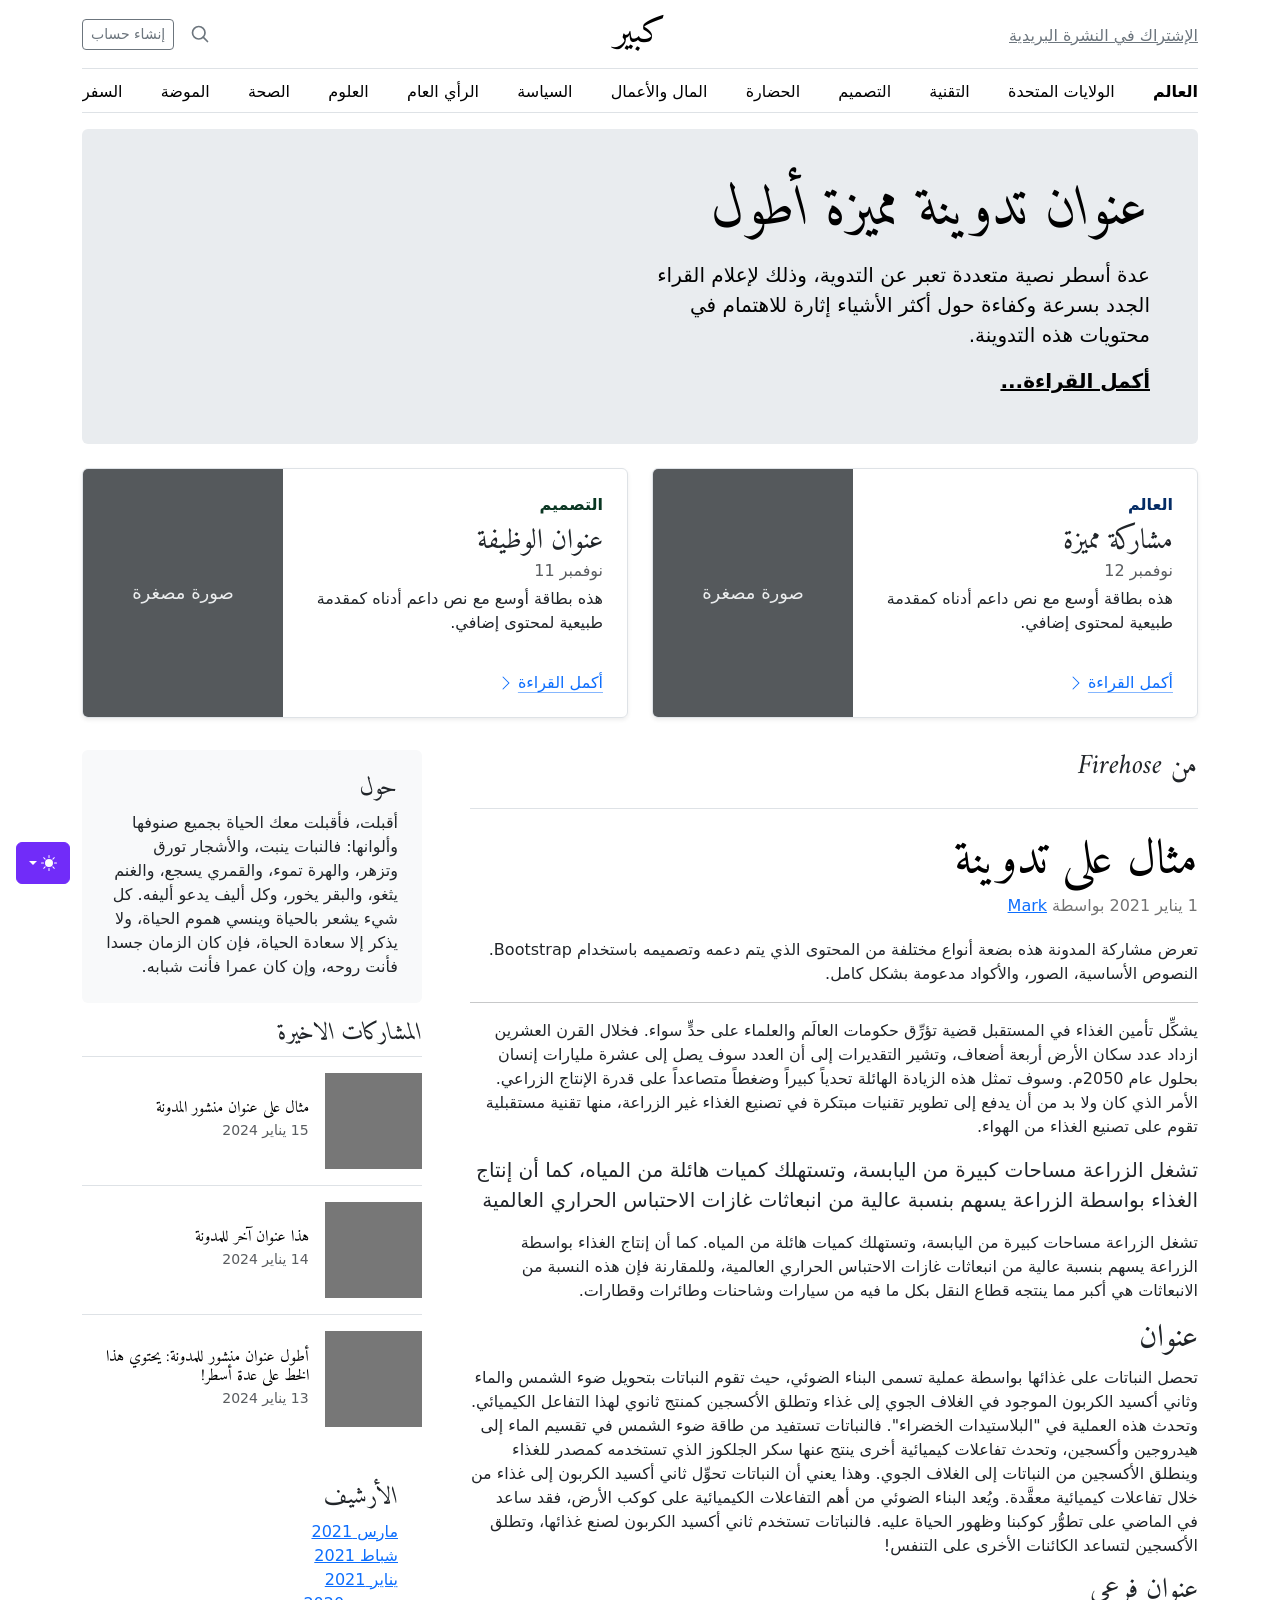
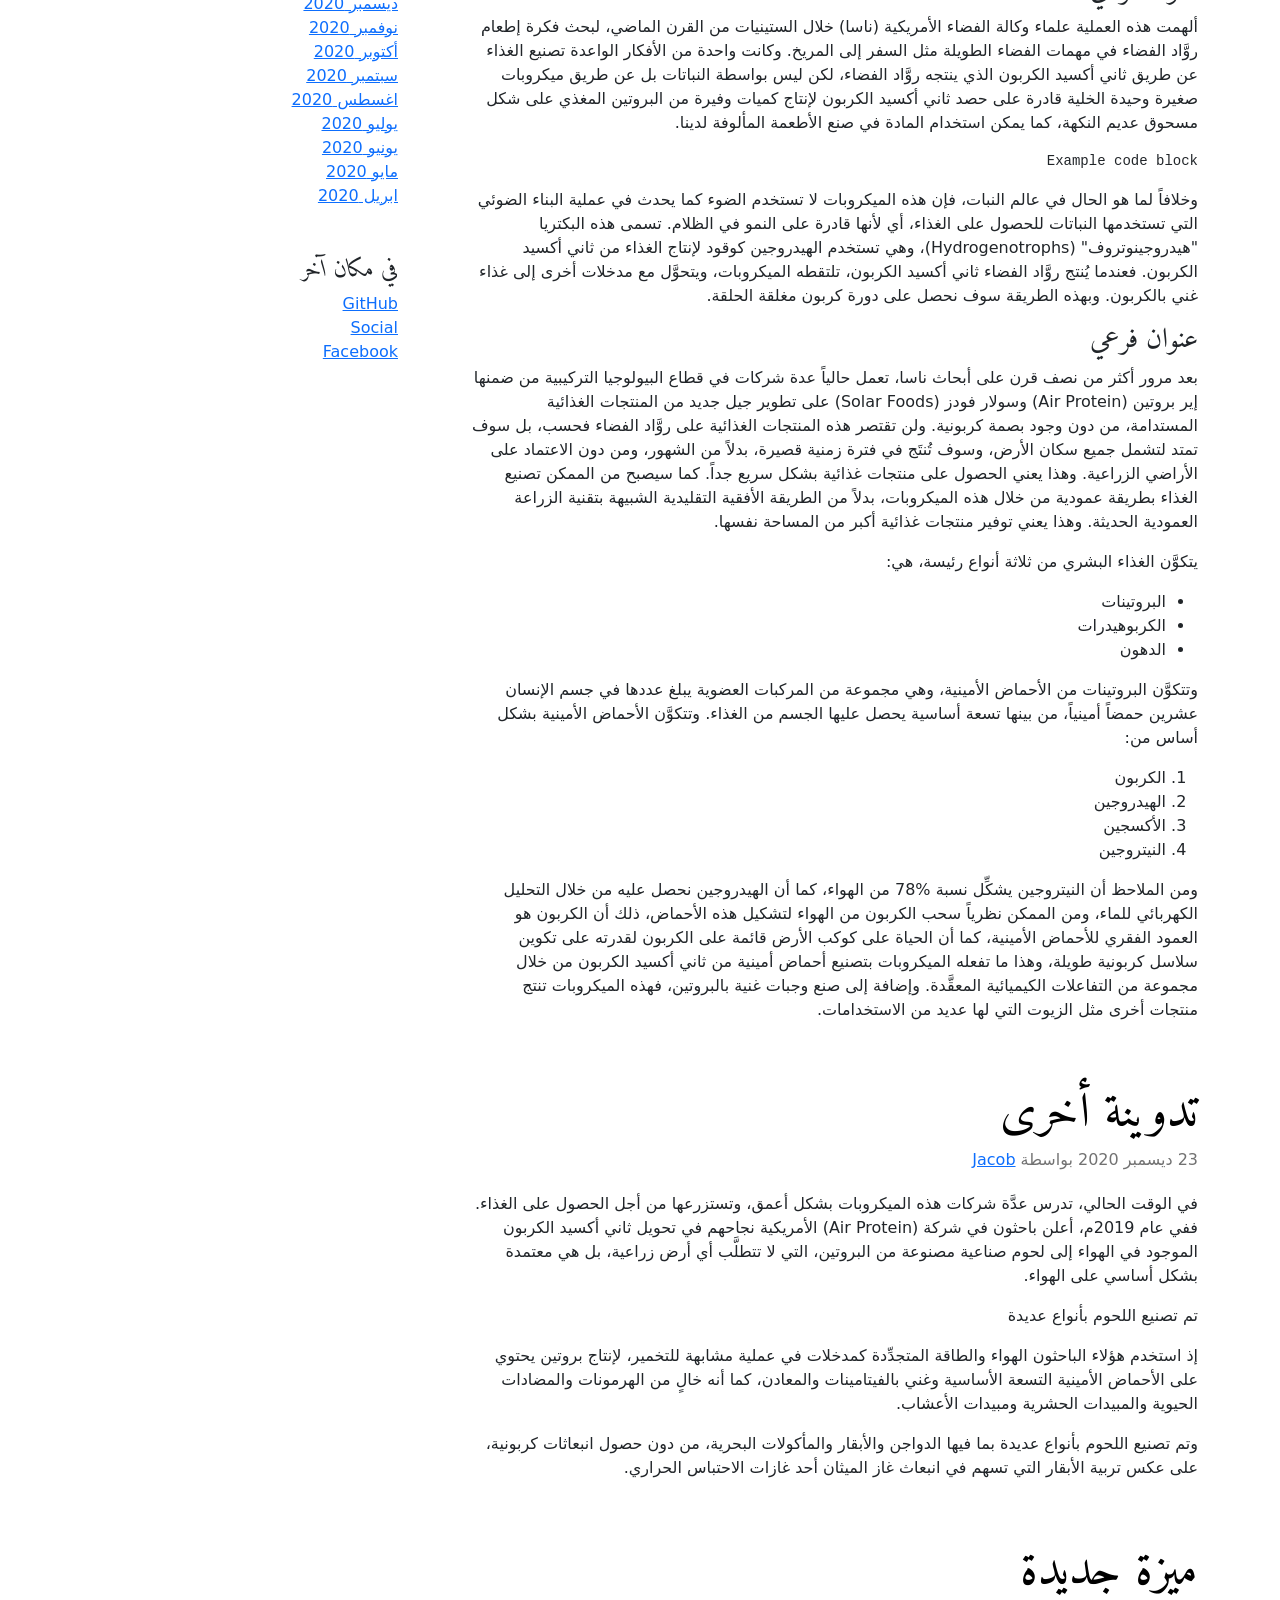
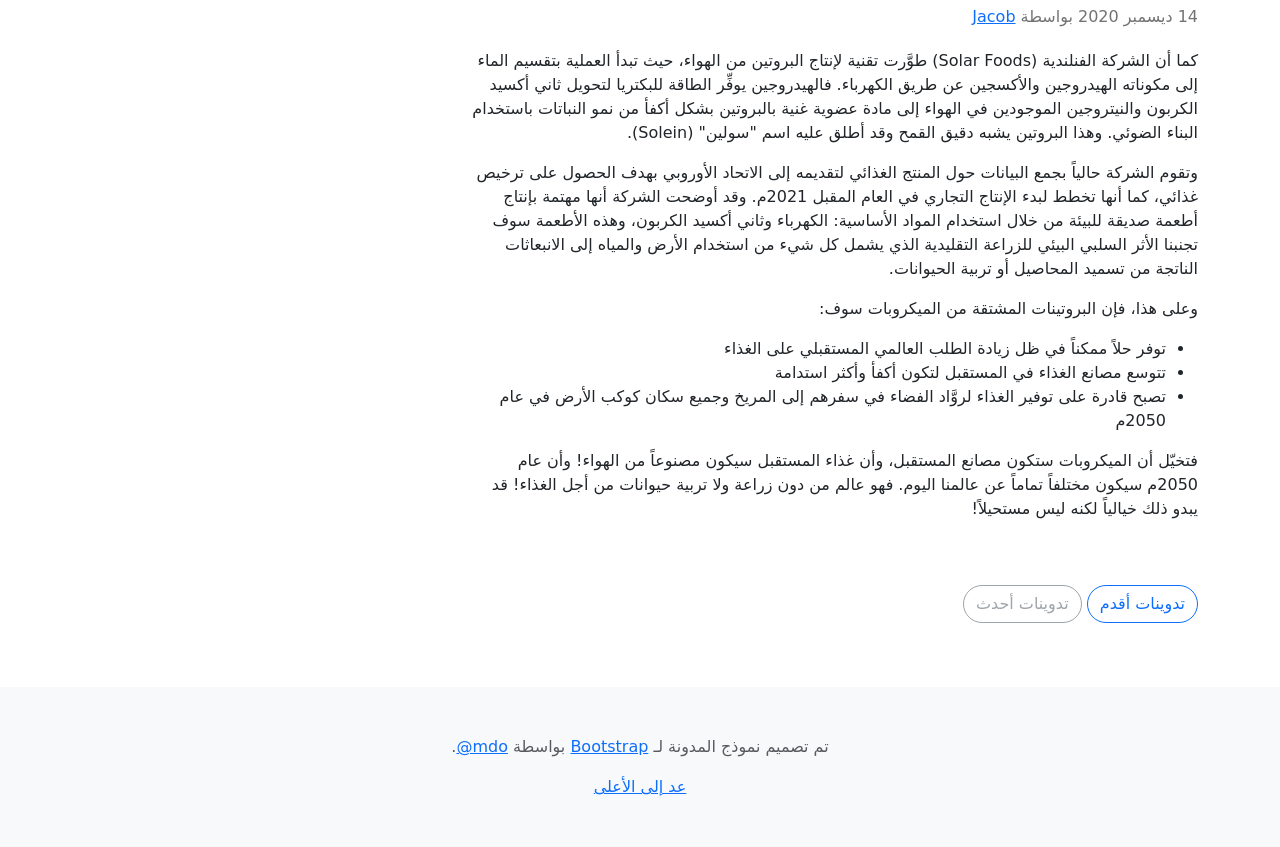
<file: python-projects/hw3/css/bootstrap-5.3.8-examples/blog-rtl/index.html>
<!doctype html>
<html lang="ar" dir="rtl" data-bs-theme="auto">
  <head>
    <meta charset="utf-8" />
    <meta name="viewport" content="width=device-width, initial-scale=1" />
    <meta name="description" content="" />
    <meta
      name="author"
      content="Mark Otto, Jacob Thornton, and Bootstrap contributors"
    />
    <meta name="generator" content="Astro v5.13.2" />
    <title>قالب المدونة · Bootstrap v5.3</title>
    <link
      rel="canonical"
      href="https://getbootstrap.com/docs/5.3/examples/blog-rtl/"
    />
    <script src="../assets/js/color-modes.js"></script>
    <link href="../assets/dist/css/bootstrap.rtl.min.css" rel="stylesheet" />
    <meta name="theme-color" content="#712cf9" />
    <link
      href="https://fonts.googleapis.com/css?family=Amiri:wght@400;700&display=swap"
      rel="stylesheet"
    />
    <link href="../blog/blog.rtl.css" rel="stylesheet" />
    <style>
      .bd-placeholder-img {
        font-size: 1.125rem;
        text-anchor: middle;
        -webkit-user-select: none;
        -moz-user-select: none;
        user-select: none;
      }
      @media (min-width: 768px) {
        .bd-placeholder-img-lg {
          font-size: 3.5rem;
        }
      }
      .b-example-divider {
        width: 100%;
        height: 3rem;
        background-color: #0000001a;
        border: solid rgba(0, 0, 0, 0.15);
        border-width: 1px 0;
        box-shadow:
          inset 0 0.5em 1.5em #0000001a,
          inset 0 0.125em 0.5em #00000026;
      }
      .b-example-vr {
        flex-shrink: 0;
        width: 1.5rem;
        height: 100vh;
      }
      .bi {
        vertical-align: -0.125em;
        fill: currentColor;
      }
      .nav-scroller {
        position: relative;
        z-index: 2;
        height: 2.75rem;
        overflow-y: hidden;
      }
      .nav-scroller .nav {
        display: flex;
        flex-wrap: nowrap;
        padding-bottom: 1rem;
        margin-top: -1px;
        overflow-x: auto;
        text-align: center;
        white-space: nowrap;
        -webkit-overflow-scrolling: touch;
      }
      .btn-bd-primary {
        --bd-violet-bg: #712cf9;
        --bd-violet-rgb: 112.520718, 44.062154, 249.437846;
        --bs-btn-font-weight: 600;
        --bs-btn-color: var(--bs-white);
        --bs-btn-bg: var(--bd-violet-bg);
        --bs-btn-border-color: var(--bd-violet-bg);
        --bs-btn-hover-color: var(--bs-white);
        --bs-btn-hover-bg: #6528e0;
        --bs-btn-hover-border-color: #6528e0;
        --bs-btn-focus-shadow-rgb: var(--bd-violet-rgb);
        --bs-btn-active-color: var(--bs-btn-hover-color);
        --bs-btn-active-bg: #5a23c8;
        --bs-btn-active-border-color: #5a23c8;
      }
      .bd-mode-toggle {
        z-index: 1500;
      }
      .bd-mode-toggle .bi {
        width: 1em;
        height: 1em;
      }
      .bd-mode-toggle .dropdown-menu .active .bi {
        display: block !important;
      }
    </style>
  </head>
  <body>
    <svg xmlns="http://www.w3.org/2000/svg" class="d-none">
      <symbol id="check2" viewBox="0 0 16 16">
        <path
          d="M13.854 3.646a.5.5 0 0 1 0 .708l-7 7a.5.5 0 0 1-.708 0l-3.5-3.5a.5.5 0 1 1 .708-.708L6.5 10.293l6.646-6.647a.5.5 0 0 1 .708 0z"
        ></path>
      </symbol>
      <symbol id="circle-half" viewBox="0 0 16 16">
        <path
          d="M8 15A7 7 0 1 0 8 1v14zm0 1A8 8 0 1 1 8 0a8 8 0 0 1 0 16z"
        ></path>
      </symbol>
      <symbol id="moon-stars-fill" viewBox="0 0 16 16">
        <path
          d="M6 .278a.768.768 0 0 1 .08.858 7.208 7.208 0 0 0-.878 3.46c0 4.021 3.278 7.277 7.318 7.277.527 0 1.04-.055 1.533-.16a.787.787 0 0 1 .81.316.733.733 0 0 1-.031.893A8.349 8.349 0 0 1 8.344 16C3.734 16 0 12.286 0 7.71 0 4.266 2.114 1.312 5.124.06A.752.752 0 0 1 6 .278z"
        ></path>
        <path
          d="M10.794 3.148a.217.217 0 0 1 .412 0l.387 1.162c.173.518.579.924 1.097 1.097l1.162.387a.217.217 0 0 1 0 .412l-1.162.387a1.734 1.734 0 0 0-1.097 1.097l-.387 1.162a.217.217 0 0 1-.412 0l-.387-1.162A1.734 1.734 0 0 0 9.31 6.593l-1.162-.387a.217.217 0 0 1 0-.412l1.162-.387a1.734 1.734 0 0 0 1.097-1.097l.387-1.162zM13.863.099a.145.145 0 0 1 .274 0l.258.774c.115.346.386.617.732.732l.774.258a.145.145 0 0 1 0 .274l-.774.258a1.156 1.156 0 0 0-.732.732l-.258.774a.145.145 0 0 1-.274 0l-.258-.774a1.156 1.156 0 0 0-.732-.732l-.774-.258a.145.145 0 0 1 0-.274l.774-.258c.346-.115.617-.386.732-.732L13.863.1z"
        ></path>
      </symbol>
      <symbol id="sun-fill" viewBox="0 0 16 16">
        <path
          d="M8 12a4 4 0 1 0 0-8 4 4 0 0 0 0 8zM8 0a.5.5 0 0 1 .5.5v2a.5.5 0 0 1-1 0v-2A.5.5 0 0 1 8 0zm0 13a.5.5 0 0 1 .5.5v2a.5.5 0 0 1-1 0v-2A.5.5 0 0 1 8 13zm8-5a.5.5 0 0 1-.5.5h-2a.5.5 0 0 1 0-1h2a.5.5 0 0 1 .5.5zM3 8a.5.5 0 0 1-.5.5h-2a.5.5 0 0 1 0-1h2A.5.5 0 0 1 3 8zm10.657-5.657a.5.5 0 0 1 0 .707l-1.414 1.415a.5.5 0 1 1-.707-.708l1.414-1.414a.5.5 0 0 1 .707 0zm-9.193 9.193a.5.5 0 0 1 0 .707L3.05 13.657a.5.5 0 0 1-.707-.707l1.414-1.414a.5.5 0 0 1 .707 0zm9.193 2.121a.5.5 0 0 1-.707 0l-1.414-1.414a.5.5 0 0 1 .707-.707l1.414 1.414a.5.5 0 0 1 0 .707zM4.464 4.465a.5.5 0 0 1-.707 0L2.343 3.05a.5.5 0 1 1 .707-.707l1.414 1.414a.5.5 0 0 1 0 .708z"
        ></path>
      </symbol>
    </svg>
    <div
      class="dropdown position-fixed bottom-0 end-0 mb-3 me-3 bd-mode-toggle"
    >
      <button
        class="btn btn-bd-primary py-2 dropdown-toggle d-flex align-items-center"
        id="bd-theme"
        type="button"
        aria-expanded="false"
        data-bs-toggle="dropdown"
        aria-label="Toggle theme (auto)"
      >
        <svg class="bi my-1 theme-icon-active" aria-hidden="true">
          <use href="#circle-half"></use>
        </svg>
        <span class="visually-hidden" id="bd-theme-text">Toggle theme</span>
      </button>
      <ul
        class="dropdown-menu dropdown-menu-end shadow"
        aria-labelledby="bd-theme-text"
      >
        <li>
          <button
            type="button"
            class="dropdown-item d-flex align-items-center"
            data-bs-theme-value="light"
            aria-pressed="false"
          >
            <svg class="bi me-2 opacity-50" aria-hidden="true">
              <use href="#sun-fill"></use>
            </svg>
            Light
            <svg class="bi ms-auto d-none" aria-hidden="true">
              <use href="#check2"></use>
            </svg>
          </button>
        </li>
        <li>
          <button
            type="button"
            class="dropdown-item d-flex align-items-center"
            data-bs-theme-value="dark"
            aria-pressed="false"
          >
            <svg class="bi me-2 opacity-50" aria-hidden="true">
              <use href="#moon-stars-fill"></use>
            </svg>
            Dark
            <svg class="bi ms-auto d-none" aria-hidden="true">
              <use href="#check2"></use>
            </svg>
          </button>
        </li>
        <li>
          <button
            type="button"
            class="dropdown-item d-flex align-items-center active"
            data-bs-theme-value="auto"
            aria-pressed="true"
          >
            <svg class="bi me-2 opacity-50" aria-hidden="true">
              <use href="#circle-half"></use>
            </svg>
            Auto
            <svg class="bi ms-auto d-none" aria-hidden="true">
              <use href="#check2"></use>
            </svg>
          </button>
        </li>
      </ul>
    </div>
    <svg xmlns="http://www.w3.org/2000/svg" class="d-none">
      <symbol
        id="aperture"
        fill="none"
        stroke="currentColor"
        stroke-linecap="round"
        stroke-linejoin="round"
        stroke-width="2"
        viewBox="0 0 24 24"
      >
        <circle cx="12" cy="12" r="10"></circle>
        <path
          d="M14.31 8l5.74 9.94M9.69 8h11.48M7.38 12l5.74-9.94M9.69 16L3.95 6.06M14.31 16H2.83m13.79-4l-5.74 9.94"
        ></path>
      </symbol>
      <symbol id="cart" viewBox="0 0 16 16">
        <path
          d="M0 1.5A.5.5 0 0 1 .5 1H2a.5.5 0 0 1 .485.379L2.89 3H14.5a.5.5 0 0 1 .49.598l-1 5a.5.5 0 0 1-.465.401l-9.397.472L4.415 11H13a.5.5 0 0 1 0 1H4a.5.5 0 0 1-.491-.408L2.01 3.607 1.61 2H.5a.5.5 0 0 1-.5-.5zM3.102 4l.84 4.479 9.144-.459L13.89 4H3.102zM5 12a2 2 0 1 0 0 4 2 2 0 0 0 0-4zm7 0a2 2 0 1 0 0 4 2 2 0 0 0 0-4zm-7 1a1 1 0 1 1 0 2 1 1 0 0 1 0-2zm7 0a1 1 0 1 1 0 2 1 1 0 0 1 0-2z"
        ></path>
      </symbol>
      <symbol id="chevron-right" viewBox="0 0 16 16">
        <path
          fill-rule="evenodd"
          d="M4.646 1.646a.5.5 0 0 1 .708 0l6 6a.5.5 0 0 1 0 .708l-6 6a.5.5 0 0 1-.708-.708L10.293 8 4.646 2.354a.5.5 0 0 1 0-.708z"
        ></path>
      </symbol>
    </svg>
    <div class="container">
      <header class="border-bottom lh-1 py-3">
        <div class="row flex-nowrap justify-content-between align-items-center">
          <div class="col-4 pt-1">
            <a class="link-secondary" href="#">الإشتراك في النشرة البريدية</a>
          </div>
          <div class="col-4 text-center">
            <a
              class="blog-header-logo text-body-emphasis text-decoration-none"
              href="#"
              >كبير</a
            >
          </div>
          <div class="col-4 d-flex justify-content-end align-items-center">
            <a class="link-secondary" href="#" aria-label="بحث">
              <svg
                xmlns="http://www.w3.org/2000/svg"
                width="20"
                height="20"
                fill="none"
                stroke="currentColor"
                stroke-linecap="round"
                stroke-linejoin="round"
                stroke-width="2"
                class="mx-3"
                role="img"
                viewBox="0 0 24 24"
              >
                <title>بحث</title>
                <circle cx="10.5" cy="10.5" r="7.5"></circle>
                <path d="M21 21l-5.2-5.2"></path>
              </svg>
            </a>
            <a class="btn btn-sm btn-outline-secondary" href="#">إنشاء حساب</a>
          </div>
        </div>
      </header>
      <div class="nav-scroller py-1 mb-3 border-bottom">
        <nav class="nav nav-underline justify-content-between">
          <a class="nav-item nav-link link-body-emphasis active" href="#"
            >العالم</a
          >
          <a class="nav-item nav-link link-body-emphasis" href="#"
            >الولايات المتحدة</a
          >
          <a class="nav-item nav-link link-body-emphasis" href="#">التقنية</a>
          <a class="nav-item nav-link link-body-emphasis" href="#">التصميم</a>
          <a class="nav-item nav-link link-body-emphasis" href="#">الحضارة</a>
          <a class="nav-item nav-link link-body-emphasis" href="#"
            >المال والأعمال</a
          >
          <a class="nav-item nav-link link-body-emphasis" href="#">السياسة</a>
          <a class="nav-item nav-link link-body-emphasis" href="#"
            >الرأي العام</a
          >
          <a class="nav-item nav-link link-body-emphasis" href="#">العلوم</a>
          <a class="nav-item nav-link link-body-emphasis" href="#">الصحة</a>
          <a class="nav-item nav-link link-body-emphasis" href="#">الموضة</a>
          <a class="nav-item nav-link link-body-emphasis" href="#">السفر</a>
        </nav>
      </div>
    </div>
    <main class="container">
      <div class="p-4 p-md-5 mb-4 rounded text-body-emphasis bg-body-secondary">
        <div class="col-lg-6 px-0">
          <h1 class="display-4 fst-italic">عنوان تدوينة مميزة أطول</h1>
          <p class="lead my-3">
            عدة أسطر نصية متعددة تعبر عن التدوية، وذلك لإعلام القراء الجدد بسرعة
            وكفاءة حول أكثر الأشياء إثارة للاهتمام في محتويات هذه التدوينة.
          </p>
          <p class="lead mb-0">
            <a href="#" class="text-body-emphasis fw-bold">أكمل القراءة...</a>
          </p>
        </div>
      </div>
      <div class="row mb-2">
        <div class="col-md-6">
          <div
            class="row g-0 border rounded overflow-hidden flex-md-row mb-4 shadow-sm h-md-250 position-relative"
          >
            <div class="col p-4 d-flex flex-column position-static">
              <strong class="d-inline-block mb-2 text-primary-emphasis"
                >العالم</strong
              >
              <h3 class="mb-0">مشاركة مميزة</h3>
              <div class="mb-1 text-body-secondary">نوفمبر 12</div>
              <p class="card-text mb-auto">
                هذه بطاقة أوسع مع نص داعم أدناه كمقدمة طبيعية لمحتوى إضافي.
              </p>
              <a
                href="#"
                class="icon-link gap-1 icon-link-hover stretched-link"
              >
                أكمل القراءة
                <svg class="bi" aria-hidden="true">
                  <use xlink:href="#chevron-right"></use>
                </svg>
              </a>
            </div>
            <div class="col-auto d-none d-lg-block">
              <svg
                aria-label="Placeholder: صورة مصغرة"
                class="bd-placeholder-img"
                height="250"
                preserveAspectRatio="xMidYMid slice"
                role="img"
                width="200"
                xmlns="http://www.w3.org/2000/svg"
              >
                <title>Placeholder</title>
                <rect width="100%" height="100%" fill="#55595c"></rect>
                <text x="50%" y="50%" fill="#eceeef" dy=".3em">صورة مصغرة</text>
              </svg>
            </div>
          </div>
        </div>
        <div class="col-md-6">
          <div
            class="row g-0 border rounded overflow-hidden flex-md-row mb-4 shadow-sm h-md-250 position-relative"
          >
            <div class="col p-4 d-flex flex-column position-static">
              <strong class="d-inline-block mb-2 text-success-emphasis"
                >التصميم</strong
              >
              <h3 class="mb-0">عنوان الوظيفة</h3>
              <div class="mb-1 text-body-secondary">نوفمبر 11</div>
              <p class="mb-auto">
                هذه بطاقة أوسع مع نص داعم أدناه كمقدمة طبيعية لمحتوى إضافي.
              </p>
              <a
                href="#"
                class="icon-link gap-1 icon-link-hover stretched-link"
              >
                أكمل القراءة
                <svg class="bi" aria-hidden="true">
                  <use xlink:href="#chevron-right"></use>
                </svg>
              </a>
            </div>
            <div class="col-auto d-none d-lg-block">
              <svg
                aria-label="Placeholder: صورة مصغرة"
                class="bd-placeholder-img"
                height="250"
                preserveAspectRatio="xMidYMid slice"
                role="img"
                width="200"
                xmlns="http://www.w3.org/2000/svg"
              >
                <title>Placeholder</title>
                <rect width="100%" height="100%" fill="#55595c"></rect>
                <text x="50%" y="50%" fill="#eceeef" dy=".3em">صورة مصغرة</text>
              </svg>
            </div>
          </div>
        </div>
      </div>
      <div class="row g-5">
        <div class="col-md-8">
          <h3 class="pb-4 mb-4 fst-italic border-bottom">من Firehose</h3>
          <article class="blog-post">
            <h2 class="display-5 link-body-emphasis mb-1">مثال على تدوينة</h2>
            <p class="blog-post-meta">
              1 يناير 2021 بواسطة <a href="#"> Mark </a>
            </p>
            <p>
              تعرض مشاركة المدونة هذه بضعة أنواع مختلفة من المحتوى الذي يتم دعمه
              وتصميمه باستخدام Bootstrap. النصوص الأساسية، الصور، والأكواد
              مدعومة بشكل كامل.
            </p>
            <hr />
            <p>
              يشكِّل تأمين الغذاء في المستقبل قضية تؤرِّق حكومات العالَم
              والعلماء على حدٍّ سواء. فخلال القرن العشرين ازداد عدد سكان الأرض
              أربعة أضعاف، وتشير التقديرات إلى أن العدد سوف يصل إلى عشرة مليارات
              إنسان بحلول عام 2050م. وسوف تمثل هذه الزيادة الهائلة تحدياً كبيراً
              وضغطاً متصاعداً على قدرة الإنتاج الزراعي. الأمر الذي كان ولا بد من
              أن يدفع إلى تطوير تقنيات مبتكرة في تصنيع الغذاء غير الزراعة، منها
              تقنية مستقبلية تقوم على تصنيع الغذاء من الهواء.
            </p>
            <blockquote class="blockquote">
              <p>
                تشغل الزراعة مساحات كبيرة من اليابسة، وتستهلك كميات هائلة من
                المياه، كما أن إنتاج الغذاء بواسطة الزراعة يسهم بنسبة عالية من
                انبعاثات غازات الاحتباس الحراري العالمية
              </p>
            </blockquote>
            <p>
              تشغل الزراعة مساحات كبيرة من اليابسة، وتستهلك كميات هائلة من
              المياه. كما أن إنتاج الغذاء بواسطة الزراعة يسهم بنسبة عالية من
              انبعاثات غازات الاحتباس الحراري العالمية، وللمقارنة فإن هذه النسبة
              من الانبعاثات هي أكبر مما ينتجه قطاع النقل بكل ما فيه من سيارات
              وشاحنات وطائرات وقطارات.
            </p>
            <h2>عنوان</h2>
            <p>
              تحصل النباتات على غذائها بواسطة عملية تسمى البناء الضوئي، حيث تقوم
              النباتات بتحويل ضوء الشمس والماء وثاني أكسيد الكربون الموجود في
              الغلاف الجوي إلى غذاء وتطلق الأكسجين كمنتج ثانوي لهذا التفاعل
              الكيميائي. وتحدث هذه العملية في "البلاستيدات الخضراء". فالنباتات
              تستفيد من طاقة ضوء الشمس في تقسيم الماء إلى هيدروجين وأكسجين،
              وتحدث تفاعلات كيميائية أخرى ينتج عنها سكر الجلكوز الذي تستخدمه
              كمصدر للغذاء وينطلق الأكسجين من النباتات إلى الغلاف الجوي. وهذا
              يعني أن النباتات تحوِّل ثاني أكسيد الكربون إلى غذاء من خلال
              تفاعلات كيميائية معقَّدة. ويُعد البناء الضوئي من أهم التفاعلات
              الكيميائية على كوكب الأرض، فقد ساعد في الماضي على تطوُّر كوكبنا
              وظهور الحياة عليه. فالنباتات تستخدم ثاني أكسيد الكربون لصنع
              غذائها، وتطلق الأكسجين لتساعد الكائنات الأخرى على التنفس!
            </p>
            <h3>عنوان فرعي</h3>
            <p>
              ألهمت هذه العملية علماء وكالة الفضاء الأمريكية (ناسا) خلال
              الستينيات من القرن الماضي، لبحث فكرة إطعام روَّاد الفضاء في مهمات
              الفضاء الطويلة مثل السفر إلى المريخ. وكانت واحدة من الأفكار
              الواعدة تصنيع الغذاء عن طريق ثاني أكسيد الكربون الذي ينتجه روَّاد
              الفضاء، لكن ليس بواسطة النباتات بل عن طريق ميكروبات صغيرة وحيدة
              الخلية قادرة على حصد ثاني أكسيد الكربون لإنتاج كميات وفيرة من
              البروتين المغذي على شكل مسحوق عديم النكهة، كما يمكن استخدام المادة
              في صنع الأطعمة المألوفة لدينا.
            </p>
            <pre><code>Example code block</code></pre>
            <p>
              وخلافاً لما هو الحال في عالم النبات، فإن هذه الميكروبات لا تستخدم
              الضوء كما يحدث في عملية البناء الضوئي التي تستخدمها النباتات
              للحصول على الغذاء، أي لأنها قادرة على النمو في الظلام. تسمى هذه
              البكتريا "هيدروجينوتروف" (Hydrogenotrophs)، وهي تستخدم الهيدروجين
              كوقود لإنتاج الغذاء من ثاني أكسيد الكربون. فعندما يُنتج روَّاد
              الفضاء ثاني أكسيد الكربون، تلتقطه الميكروبات، ويتحوَّل مع مدخلات
              أخرى إلى غذاء غني بالكربون. وبهذه الطريقة سوف نحصل على دورة كربون
              مغلقة الحلقة.
            </p>
            <h3>عنوان فرعي</h3>
            <p>
              بعد مرور أكثر من نصف قرن على أبحاث ناسا، تعمل حالياً عدة شركات في
              قطاع البيولوجيا التركيبية من ضمنها إير بروتين (Air Protein) وسولار
              فودز (Solar Foods) على تطوير جيل جديد من المنتجات الغذائية
              المستدامة، من دون وجود بصمة كربونية. ولن تقتصر هذه المنتجات
              الغذائية على روَّاد الفضاء فحسب، بل سوف تمتد لتشمل جميع سكان
              الأرض، وسوف تُنتَج في فترة زمنية قصيرة، بدلاً من الشهور، ومن دون
              الاعتماد على الأراضي الزراعية. وهذا يعني الحصول على منتجات غذائية
              بشكل سريع جداً. كما سيصبح من الممكن تصنيع الغذاء بطريقة عمودية من
              خلال هذه الميكروبات، بدلاً من الطريقة الأفقية التقليدية الشبيهة
              بتقنية الزراعة العمودية الحديثة. وهذا يعني توفير منتجات غذائية
              أكبر من المساحة نفسها.
            </p>
            <p>يتكوَّن الغذاء البشري من ثلاثة أنواع رئيسة، هي:</p>
            <ul>
              <li>البروتينات</li>
              <li>الكربوهيدرات</li>
              <li>الدهون</li>
            </ul>
            <p>
              وتتكوَّن البروتينات من الأحماض الأمينية، وهي مجموعة من المركبات
              العضوية يبلغ عددها في جسم الإنسان عشرين حمضاً أمينياً، من بينها
              تسعة أساسية يحصل عليها الجسم من الغذاء. وتتكوَّن الأحماض الأمينية
              بشكل أساس من:
            </p>
            <ol>
              <li>الكربون</li>
              <li>الهيدروجين</li>
              <li>الأكسجين</li>
              <li>النيتروجين</li>
            </ol>
            <p>
              ومن الملاحظ أن النيتروجين يشكِّل نسبة %78 من الهواء، كما أن
              الهيدروجين نحصل عليه من خلال التحليل الكهربائي للماء، ومن الممكن
              نظرياً سحب الكربون من الهواء لتشكيل هذه الأحماض، ذلك أن الكربون هو
              العمود الفقري للأحماض الأمينية، كما أن الحياة على كوكب الأرض قائمة
              على الكربون لقدرته على تكوين سلاسل كربونية طويلة، وهذا ما تفعله
              الميكروبات بتصنيع أحماض أمينية من ثاني أكسيد الكربون من خلال
              مجموعة من التفاعلات الكيميائية المعقَّدة. وإضافة إلى صنع وجبات
              غنية بالبروتين، فهذه الميكروبات تنتج منتجات أخرى مثل الزيوت التي
              لها عديد من الاستخدامات.
            </p>
          </article>
          <article class="blog-post">
            <h2 class="display-5 link-body-emphasis mb-1">تدوينة أخرى</h2>
            <p class="blog-post-meta">
              23 ديسمبر 2020 بواسطة <a href="#">Jacob</a>
            </p>
            <p>
              في الوقت الحالي، تدرس عدَّة شركات هذه الميكروبات بشكل أعمق،
              وتستزرعها من أجل الحصول على الغذاء. ففي عام 2019م، أعلن باحثون في
              شركة (Air Protein) الأمريكية نجاحهم في تحويل ثاني أكسيد الكربون
              الموجود في الهواء إلى لحوم صناعية مصنوعة من البروتين، التي لا
              تتطلَّب أي أرض زراعية، بل هي معتمدة بشكل أساسي على الهواء.
            </p>
            <blockquote><p>تم تصنيع اللحوم بأنواع عديدة</p></blockquote>
            <p>
              إذ استخدم هؤلاء الباحثون الهواء والطاقة المتجدِّدة كمدخلات في
              عملية مشابهة للتخمير، لإنتاج بروتين يحتوي على الأحماض الأمينية
              التسعة الأساسية وغني بالفيتامينات والمعادن، كما أنه خالٍ من
              الهرمونات والمضادات الحيوية والمبيدات الحشرية ومبيدات الأعشاب.
            </p>
            <p>
              وتم تصنيع اللحوم بأنواع عديدة بما فيها الدواجن والأبقار والمأكولات
              البحرية، من دون حصول انبعاثات كربونية، على عكس تربية الأبقار التي
              تسهم في انبعاث غاز الميثان أحد غازات الاحتباس الحراري.
            </p>
          </article>
          <article class="blog-post">
            <h2 class="display-5 link-body-emphasis mb-1">ميزة جديدة</h2>
            <p class="blog-post-meta">
              14 ديسمبر 2020 بواسطة <a href="#">Jacob</a>
            </p>
            <p>
              كما أن الشركة الفنلندية (Solar Foods) طوَّرت تقنية لإنتاج البروتين
              من الهواء، حيث تبدأ العملية بتقسيم الماء إلى مكوناته الهيدروجين
              والأكسجين عن طريق الكهرباء. فالهيدروجين يوفِّر الطاقة للبكتريا
              لتحويل ثاني أكسيد الكربون والنيتروجين الموجودين في الهواء إلى مادة
              عضوية غنية بالبروتين بشكل أكفأ من نمو النباتات باستخدام البناء
              الضوئي. وهذا البروتين يشبه دقيق القمح وقد أطلق عليه اسم "سولين"
              (Solein).
            </p>
            <p>
              وتقوم الشركة حالياً بجمع البيانات حول المنتج الغذائي لتقديمه إلى
              الاتحاد الأوروبي بهدف الحصول على ترخيص غذائي، كما أنها تخطط لبدء
              الإنتاج التجاري في العام المقبل 2021م. وقد أوضحت الشركة أنها مهتمة
              بإنتاج أطعمة صديقة للبيئة من خلال استخدام المواد الأساسية:
              الكهرباء وثاني أكسيد الكربون، وهذه الأطعمة سوف تجنبنا الأثر السلبي
              البيئي للزراعة التقليدية الذي يشمل كل شيء من استخدام الأرض والمياه
              إلى الانبعاثات الناتجة من تسميد المحاصيل أو تربية الحيوانات.
            </p>
            <p>وعلى هذا، فإن البروتينات المشتقة من الميكروبات سوف:</p>
            <ul>
              <li>
                توفر حلاً ممكناً في ظل زيادة الطلب العالمي المستقبلي على الغذاء
              </li>
              <li>تتوسع مصانع الغذاء في المستقبل لتكون أكفأ وأكثر استدامة</li>
              <li>
                تصبح قادرة على توفير الغذاء لروَّاد الفضاء في سفرهم إلى المريخ
                وجميع سكان كوكب الأرض في عام 2050م
              </li>
            </ul>
            <p>
              فتخيّل أن الميكروبات ستكون مصانع المستقبل، وأن غذاء المستقبل سيكون
              مصنوعاً من الهواء! وأن عام 2050م سيكون مختلفاً تماماً عن عالمنا
              اليوم. فهو عالم من دون زراعة ولا تربية حيوانات من أجل الغذاء! قد
              يبدو ذلك خيالياً لكنه ليس مستحيلاً!
            </p>
          </article>
          <nav class="blog-pagination" aria-label="Pagination">
            <a class="btn btn-outline-primary rounded-pill" href="#"
              >تدوينات أقدم</a
            >
            <a
              class="btn btn-outline-secondary rounded-pill disabled"
              aria-disabled="true"
              >تدوينات أحدث</a
            >
          </nav>
        </div>
        <div class="col-md-4">
          <div class="position-sticky" style="top: 2rem">
            <div class="p-4 mb-3 bg-body-tertiary rounded">
              <h4 class="fst-italic">حول</h4>
              <p class="mb-0">
                أقبلت، فأقبلت معك الحياة بجميع صنوفها وألوانها: فالنبات ينبت،
                والأشجار تورق وتزهر، والهرة تموء، والقمري يسجع، والغنم يثغو،
                والبقر يخور، وكل أليف يدعو أليفه. كل شيء يشعر بالحياة وينسي هموم
                الحياة، ولا يذكر إلا سعادة الحياة، فإن كان الزمان جسدا فأنت
                روحه، وإن كان عمرا فأنت شبابه.
              </p>
            </div>
            <div>
              <h4 class="fst-italic">المشاركات الاخيرة</h4>
              <ul class="list-unstyled">
                <li>
                  <a
                    class="d-flex flex-column flex-lg-row gap-3 align-items-start align-items-lg-center py-3 link-body-emphasis text-decoration-none border-top"
                    href="#"
                  >
                    <svg
                      aria-hidden="true"
                      class="bd-placeholder-img"
                      height="96"
                      preserveAspectRatio="xMidYMid slice"
                      width="100%"
                      xmlns="http://www.w3.org/2000/svg"
                    >
                      <rect width="100%" height="100%" fill="#777"></rect>
                    </svg>
                    <div class="col-lg-8">
                      <h6 class="mb-0">مثال على عنوان منشور المدونة</h6>
                      <small class="text-body-secondary">15 يناير 2024</small>
                    </div>
                  </a>
                </li>
                <li>
                  <a
                    class="d-flex flex-column flex-lg-row gap-3 align-items-start align-items-lg-center py-3 link-body-emphasis text-decoration-none border-top"
                    href="#"
                  >
                    <svg
                      aria-hidden="true"
                      class="bd-placeholder-img"
                      height="96"
                      preserveAspectRatio="xMidYMid slice"
                      width="100%"
                      xmlns="http://www.w3.org/2000/svg"
                    >
                      <rect width="100%" height="100%" fill="#777"></rect>
                    </svg>
                    <div class="col-lg-8">
                      <h6 class="mb-0">هذا عنوان آخر للمدونة</h6>
                      <small class="text-body-secondary">14 يناير 2024</small>
                    </div>
                  </a>
                </li>
                <li>
                  <a
                    class="d-flex flex-column flex-lg-row gap-3 align-items-start align-items-lg-center py-3 link-body-emphasis text-decoration-none border-top"
                    href="#"
                  >
                    <svg
                      aria-hidden="true"
                      class="bd-placeholder-img"
                      height="96"
                      preserveAspectRatio="xMidYMid slice"
                      width="100%"
                      xmlns="http://www.w3.org/2000/svg"
                    >
                      <rect width="100%" height="100%" fill="#777"></rect>
                    </svg>
                    <div class="col-lg-8">
                      <h6 class="mb-0">
                        أطول عنوان منشور للمدونة: يحتوي هذا الخط على عدة أسطر!
                      </h6>
                      <small class="text-body-secondary">13 يناير 2024</small>
                    </div>
                  </a>
                </li>
              </ul>
            </div>
            <div class="p-4">
              <h4 class="fst-italic">الأرشيف</h4>
              <ol class="list-unstyled mb-0">
                <li><a href="#">مارس 2021</a></li>
                <li><a href="#">شباط 2021</a></li>
                <li><a href="#">يناير 2021</a></li>
                <li><a href="#">ديسمبر 2020</a></li>
                <li><a href="#">نوفمبر 2020</a></li>
                <li><a href="#">أكتوبر 2020</a></li>
                <li><a href="#">سبتمبر 2020</a></li>
                <li><a href="#">اغسطس 2020</a></li>
                <li><a href="#">يوليو 2020</a></li>
                <li><a href="#">يونيو 2020</a></li>
                <li><a href="#">مايو 2020</a></li>
                <li><a href="#">ابريل 2020</a></li>
              </ol>
            </div>
            <div class="p-4">
              <h4 class="fst-italic">في مكان آخر</h4>
              <ol class="list-unstyled">
                <li><a href="#">GitHub</a></li>
                <li><a href="#">Social</a></li>
                <li><a href="#">Facebook</a></li>
              </ol>
            </div>
          </div>
        </div>
      </div>
    </main>
    <footer class="py-5 text-center text-body-secondary bg-body-tertiary">
      <p>
        تم تصميم نموذج المدونة لـ
        <a href="https://getbootstrap.com/">Bootstrap</a> بواسطة
        <a href="https://x.com/mdo"><bdi lang="en" dir="ltr">@mdo</bdi></a
        >.
      </p>
      <p class="mb-0"><a href="#">عد إلى الأعلى</a></p>
    </footer>
    <script
      src="../assets/dist/js/bootstrap.bundle.min.js"
      class="astro-vvvwv3sm"
    ></script>
  </body>
</html>
</file>
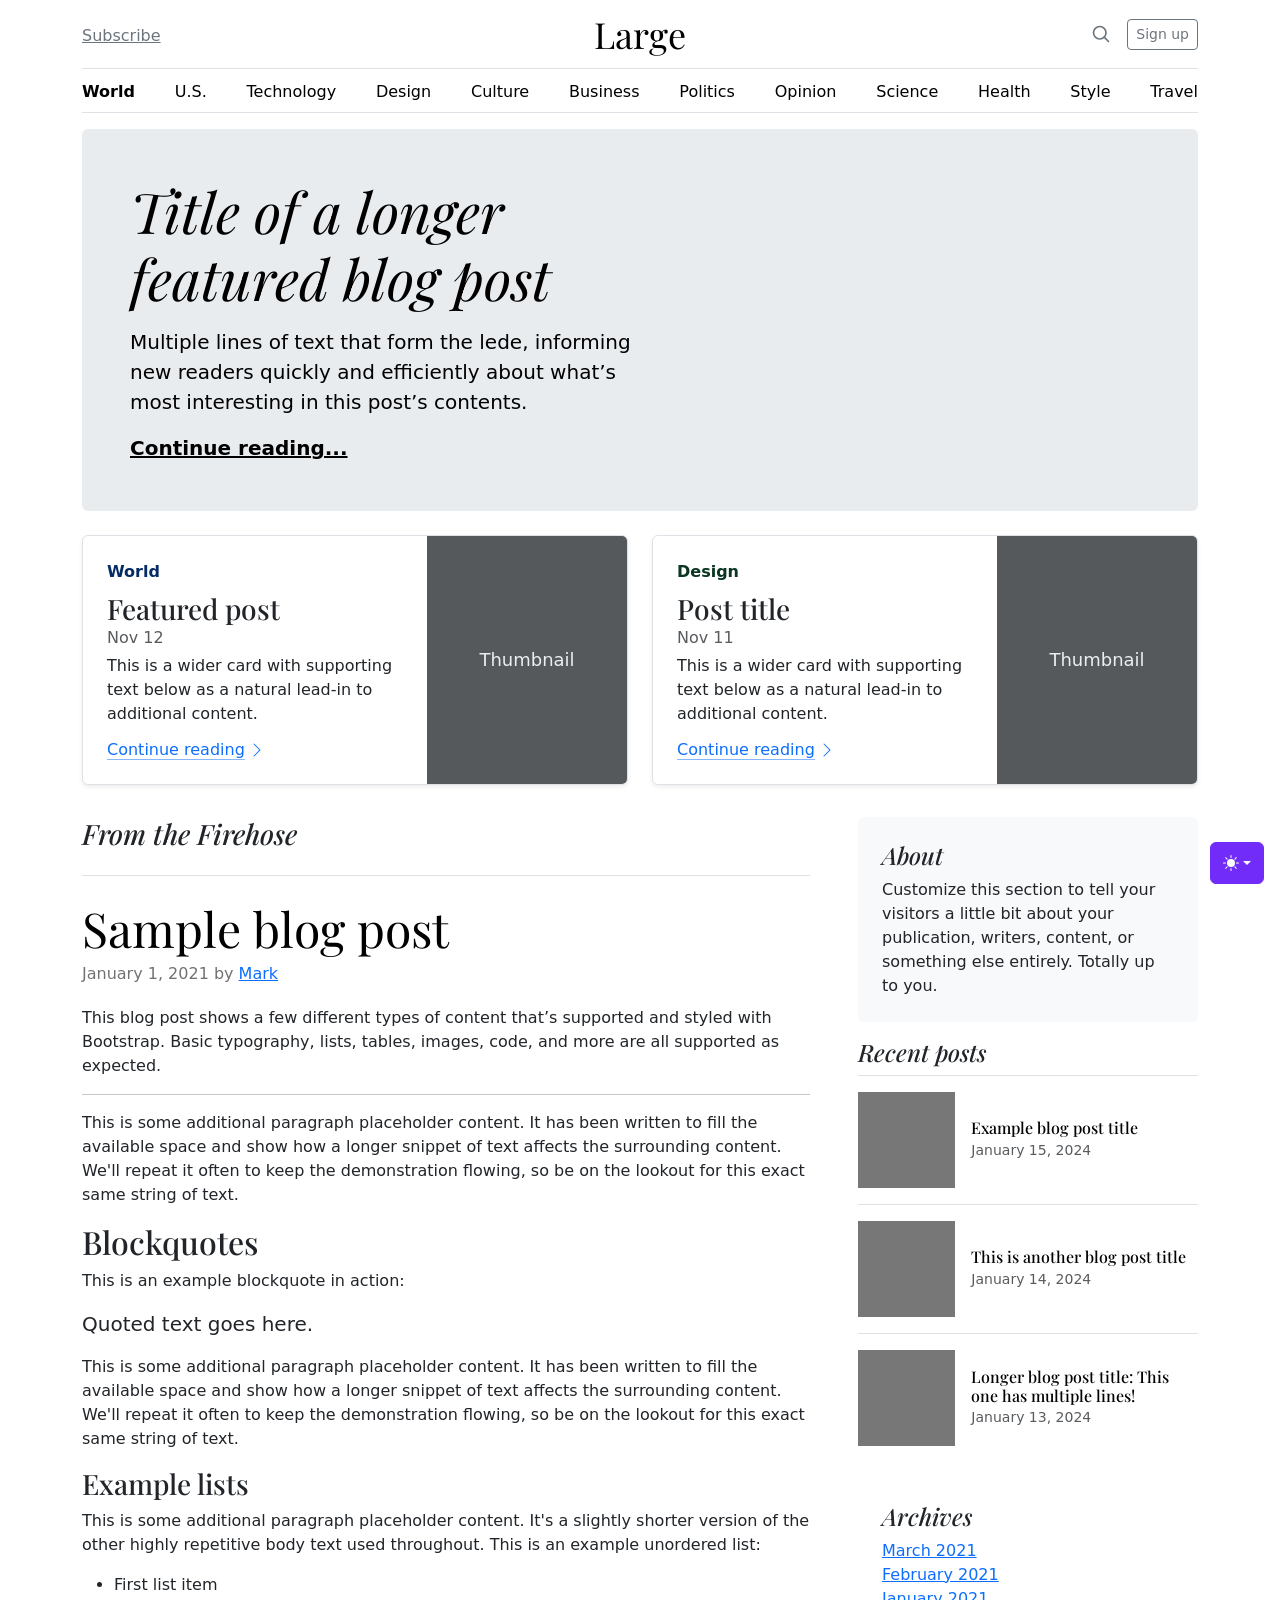
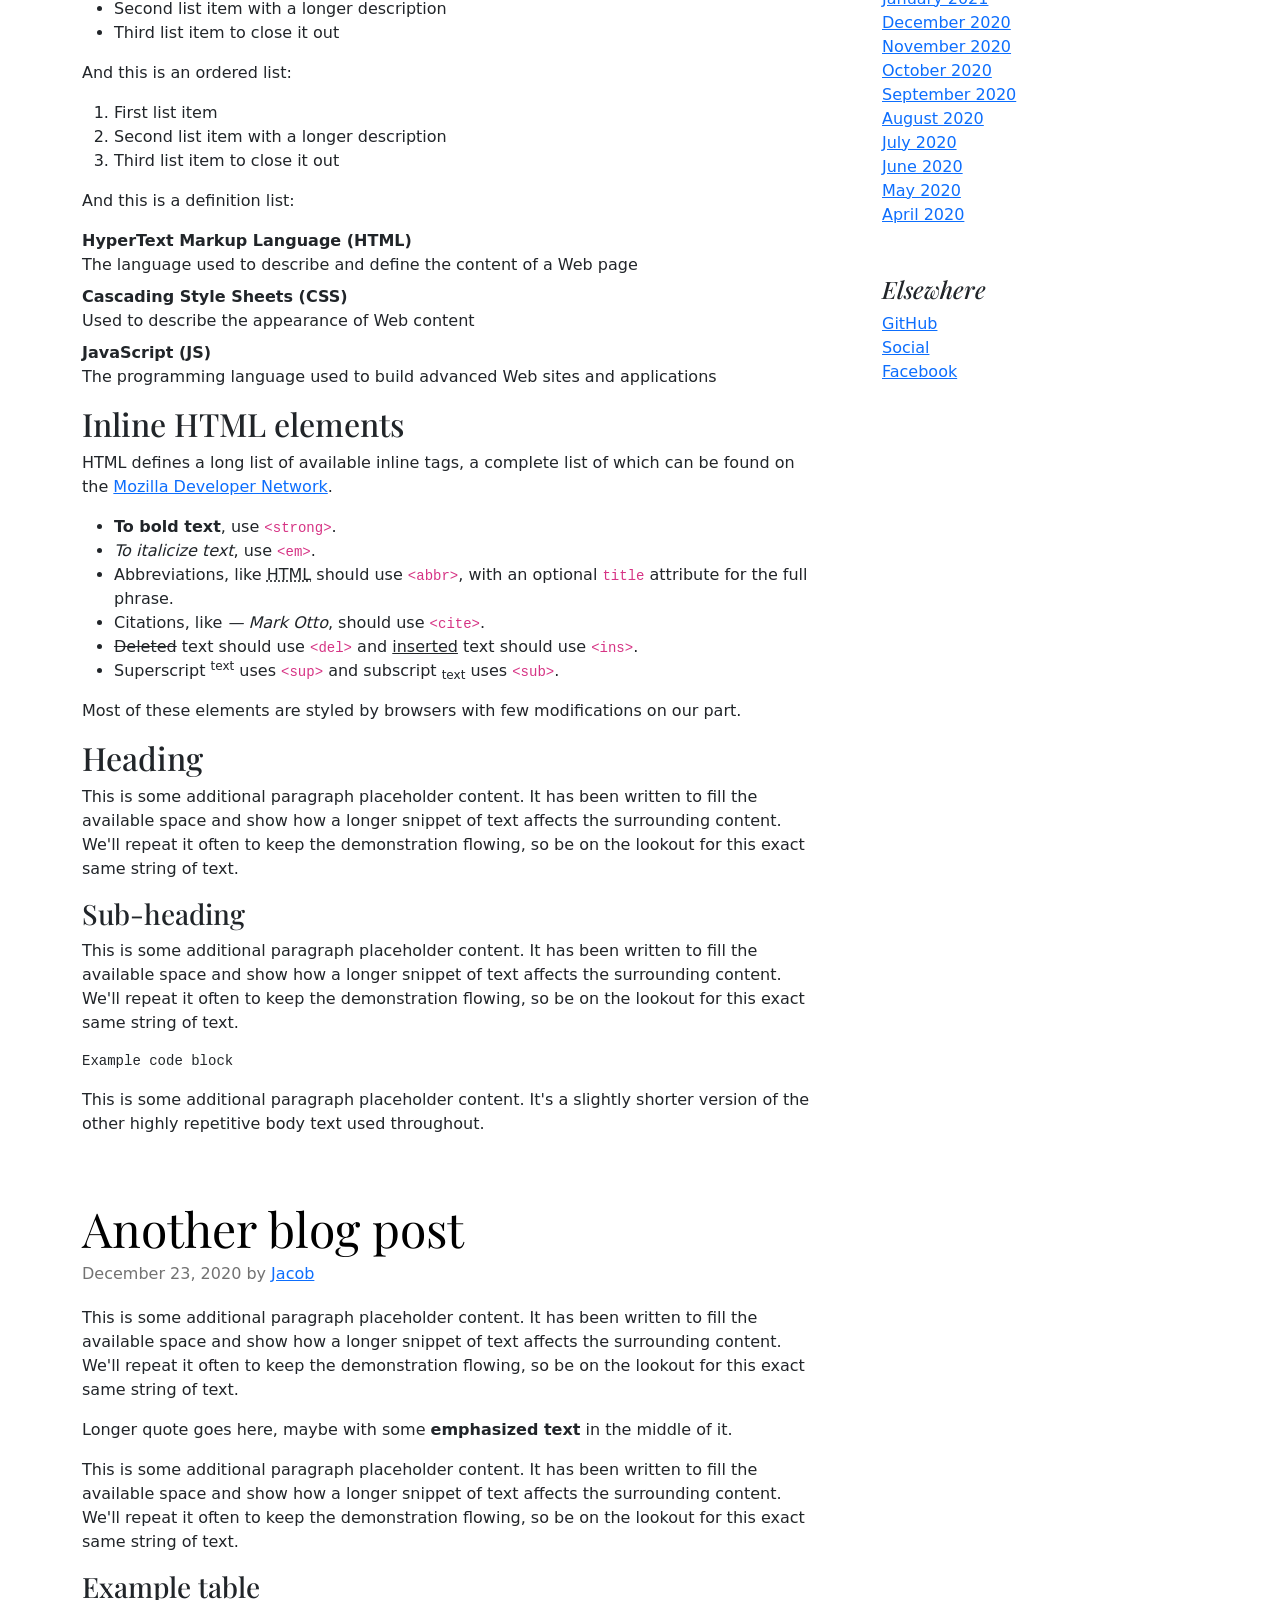
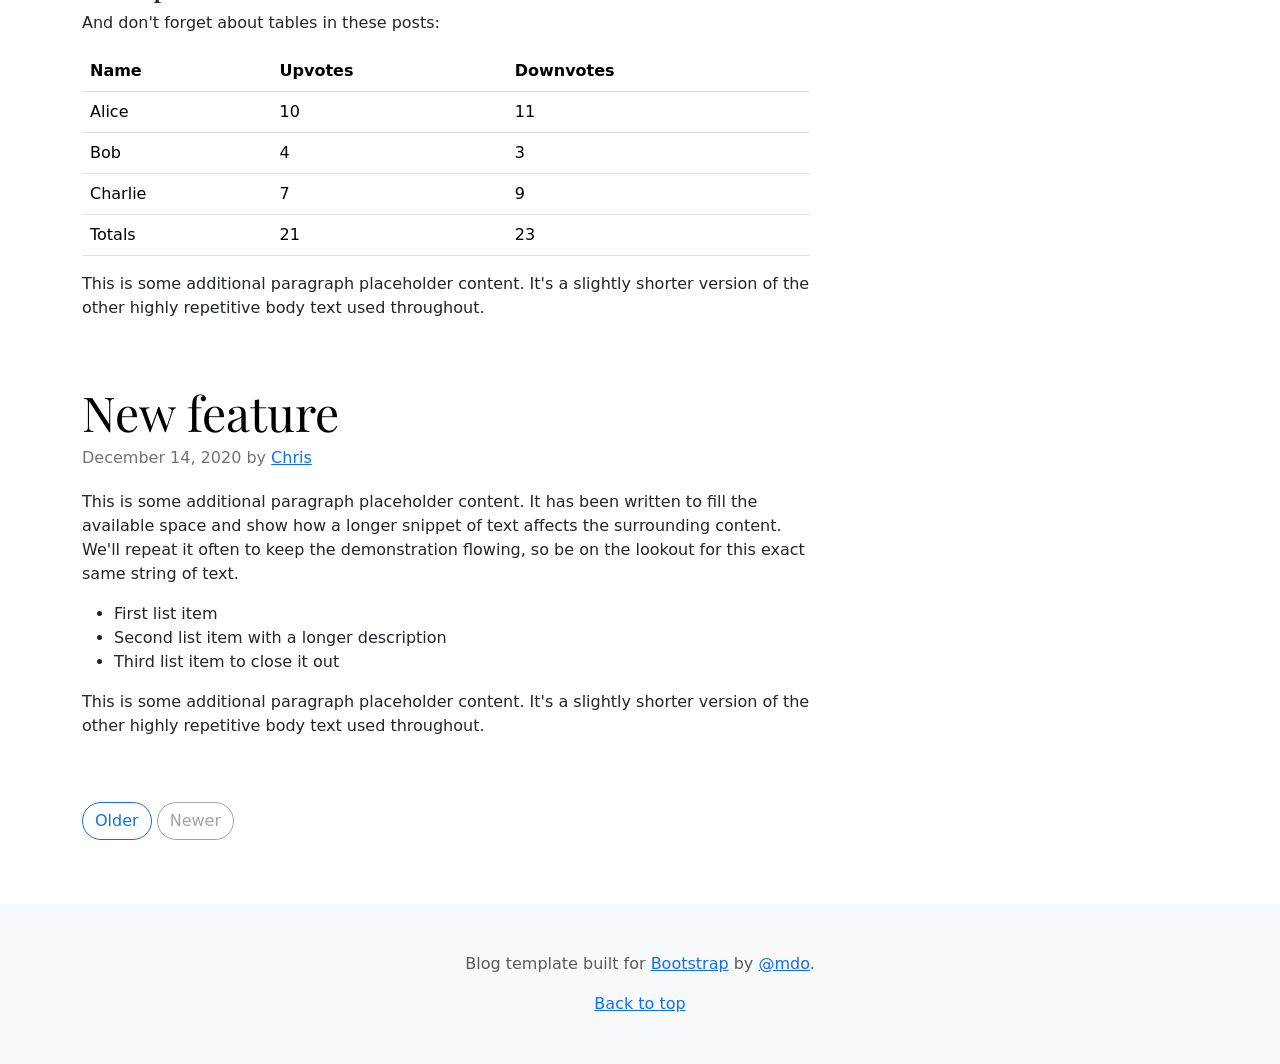
<file: python-projects/hw3/css/bootstrap-5.3.8-examples/blog/index.html>
<!doctype html>
<html lang="en" data-bs-theme="auto">
  <head>
    <meta charset="utf-8" />
    <meta name="viewport" content="width=device-width, initial-scale=1" />
    <meta name="description" content="" />
    <meta
      name="author"
      content="Mark Otto, Jacob Thornton, and Bootstrap contributors"
    />
    <meta name="generator" content="Astro v5.13.2" />
    <title>Blog Template · Bootstrap v5.3</title>
    <link
      rel="canonical"
      href="https://getbootstrap.com/docs/5.3/examples/blog/"
    />
    <script src="../assets/js/color-modes.js"></script>
    <link href="../assets/dist/css/bootstrap.min.css" rel="stylesheet" />
    <meta name="theme-color" content="#712cf9" />
    <link
      href="https://fonts.googleapis.com/css?family=Playfair+Display:700,900&display=swap"
      rel="stylesheet"
    />
    <link href="blog.css" rel="stylesheet" />
    <style>
      .bd-placeholder-img {
        font-size: 1.125rem;
        text-anchor: middle;
        -webkit-user-select: none;
        -moz-user-select: none;
        user-select: none;
      }
      @media (min-width: 768px) {
        .bd-placeholder-img-lg {
          font-size: 3.5rem;
        }
      }
      .b-example-divider {
        width: 100%;
        height: 3rem;
        background-color: #0000001a;
        border: solid rgba(0, 0, 0, 0.15);
        border-width: 1px 0;
        box-shadow:
          inset 0 0.5em 1.5em #0000001a,
          inset 0 0.125em 0.5em #00000026;
      }
      .b-example-vr {
        flex-shrink: 0;
        width: 1.5rem;
        height: 100vh;
      }
      .bi {
        vertical-align: -0.125em;
        fill: currentColor;
      }
      .nav-scroller {
        position: relative;
        z-index: 2;
        height: 2.75rem;
        overflow-y: hidden;
      }
      .nav-scroller .nav {
        display: flex;
        flex-wrap: nowrap;
        padding-bottom: 1rem;
        margin-top: -1px;
        overflow-x: auto;
        text-align: center;
        white-space: nowrap;
        -webkit-overflow-scrolling: touch;
      }
      .btn-bd-primary {
        --bd-violet-bg: #712cf9;
        --bd-violet-rgb: 112.520718, 44.062154, 249.437846;
        --bs-btn-font-weight: 600;
        --bs-btn-color: var(--bs-white);
        --bs-btn-bg: var(--bd-violet-bg);
        --bs-btn-border-color: var(--bd-violet-bg);
        --bs-btn-hover-color: var(--bs-white);
        --bs-btn-hover-bg: #6528e0;
        --bs-btn-hover-border-color: #6528e0;
        --bs-btn-focus-shadow-rgb: var(--bd-violet-rgb);
        --bs-btn-active-color: var(--bs-btn-hover-color);
        --bs-btn-active-bg: #5a23c8;
        --bs-btn-active-border-color: #5a23c8;
      }
      .bd-mode-toggle {
        z-index: 1500;
      }
      .bd-mode-toggle .bi {
        width: 1em;
        height: 1em;
      }
      .bd-mode-toggle .dropdown-menu .active .bi {
        display: block !important;
      }
    </style>
  </head>
  <body>
    <svg xmlns="http://www.w3.org/2000/svg" class="d-none">
      <symbol id="check2" viewBox="0 0 16 16">
        <path
          d="M13.854 3.646a.5.5 0 0 1 0 .708l-7 7a.5.5 0 0 1-.708 0l-3.5-3.5a.5.5 0 1 1 .708-.708L6.5 10.293l6.646-6.647a.5.5 0 0 1 .708 0z"
        ></path>
      </symbol>
      <symbol id="circle-half" viewBox="0 0 16 16">
        <path
          d="M8 15A7 7 0 1 0 8 1v14zm0 1A8 8 0 1 1 8 0a8 8 0 0 1 0 16z"
        ></path>
      </symbol>
      <symbol id="moon-stars-fill" viewBox="0 0 16 16">
        <path
          d="M6 .278a.768.768 0 0 1 .08.858 7.208 7.208 0 0 0-.878 3.46c0 4.021 3.278 7.277 7.318 7.277.527 0 1.04-.055 1.533-.16a.787.787 0 0 1 .81.316.733.733 0 0 1-.031.893A8.349 8.349 0 0 1 8.344 16C3.734 16 0 12.286 0 7.71 0 4.266 2.114 1.312 5.124.06A.752.752 0 0 1 6 .278z"
        ></path>
        <path
          d="M10.794 3.148a.217.217 0 0 1 .412 0l.387 1.162c.173.518.579.924 1.097 1.097l1.162.387a.217.217 0 0 1 0 .412l-1.162.387a1.734 1.734 0 0 0-1.097 1.097l-.387 1.162a.217.217 0 0 1-.412 0l-.387-1.162A1.734 1.734 0 0 0 9.31 6.593l-1.162-.387a.217.217 0 0 1 0-.412l1.162-.387a1.734 1.734 0 0 0 1.097-1.097l.387-1.162zM13.863.099a.145.145 0 0 1 .274 0l.258.774c.115.346.386.617.732.732l.774.258a.145.145 0 0 1 0 .274l-.774.258a1.156 1.156 0 0 0-.732.732l-.258.774a.145.145 0 0 1-.274 0l-.258-.774a1.156 1.156 0 0 0-.732-.732l-.774-.258a.145.145 0 0 1 0-.274l.774-.258c.346-.115.617-.386.732-.732L13.863.1z"
        ></path>
      </symbol>
      <symbol id="sun-fill" viewBox="0 0 16 16">
        <path
          d="M8 12a4 4 0 1 0 0-8 4 4 0 0 0 0 8zM8 0a.5.5 0 0 1 .5.5v2a.5.5 0 0 1-1 0v-2A.5.5 0 0 1 8 0zm0 13a.5.5 0 0 1 .5.5v2a.5.5 0 0 1-1 0v-2A.5.5 0 0 1 8 13zm8-5a.5.5 0 0 1-.5.5h-2a.5.5 0 0 1 0-1h2a.5.5 0 0 1 .5.5zM3 8a.5.5 0 0 1-.5.5h-2a.5.5 0 0 1 0-1h2A.5.5 0 0 1 3 8zm10.657-5.657a.5.5 0 0 1 0 .707l-1.414 1.415a.5.5 0 1 1-.707-.708l1.414-1.414a.5.5 0 0 1 .707 0zm-9.193 9.193a.5.5 0 0 1 0 .707L3.05 13.657a.5.5 0 0 1-.707-.707l1.414-1.414a.5.5 0 0 1 .707 0zm9.193 2.121a.5.5 0 0 1-.707 0l-1.414-1.414a.5.5 0 0 1 .707-.707l1.414 1.414a.5.5 0 0 1 0 .707zM4.464 4.465a.5.5 0 0 1-.707 0L2.343 3.05a.5.5 0 1 1 .707-.707l1.414 1.414a.5.5 0 0 1 0 .708z"
        ></path>
      </symbol>
    </svg>
    <div
      class="dropdown position-fixed bottom-0 end-0 mb-3 me-3 bd-mode-toggle"
    >
      <button
        class="btn btn-bd-primary py-2 dropdown-toggle d-flex align-items-center"
        id="bd-theme"
        type="button"
        aria-expanded="false"
        data-bs-toggle="dropdown"
        aria-label="Toggle theme (auto)"
      >
        <svg class="bi my-1 theme-icon-active" aria-hidden="true">
          <use href="#circle-half"></use>
        </svg>
        <span class="visually-hidden" id="bd-theme-text">Toggle theme</span>
      </button>
      <ul
        class="dropdown-menu dropdown-menu-end shadow"
        aria-labelledby="bd-theme-text"
      >
        <li>
          <button
            type="button"
            class="dropdown-item d-flex align-items-center"
            data-bs-theme-value="light"
            aria-pressed="false"
          >
            <svg class="bi me-2 opacity-50" aria-hidden="true">
              <use href="#sun-fill"></use>
            </svg>
            Light
            <svg class="bi ms-auto d-none" aria-hidden="true">
              <use href="#check2"></use>
            </svg>
          </button>
        </li>
        <li>
          <button
            type="button"
            class="dropdown-item d-flex align-items-center"
            data-bs-theme-value="dark"
            aria-pressed="false"
          >
            <svg class="bi me-2 opacity-50" aria-hidden="true">
              <use href="#moon-stars-fill"></use>
            </svg>
            Dark
            <svg class="bi ms-auto d-none" aria-hidden="true">
              <use href="#check2"></use>
            </svg>
          </button>
        </li>
        <li>
          <button
            type="button"
            class="dropdown-item d-flex align-items-center active"
            data-bs-theme-value="auto"
            aria-pressed="true"
          >
            <svg class="bi me-2 opacity-50" aria-hidden="true">
              <use href="#circle-half"></use>
            </svg>
            Auto
            <svg class="bi ms-auto d-none" aria-hidden="true">
              <use href="#check2"></use>
            </svg>
          </button>
        </li>
      </ul>
    </div>
    <svg xmlns="http://www.w3.org/2000/svg" class="d-none">
      <symbol
        id="aperture"
        fill="none"
        stroke="currentColor"
        stroke-linecap="round"
        stroke-linejoin="round"
        stroke-width="2"
        viewBox="0 0 24 24"
      >
        <circle cx="12" cy="12" r="10"></circle>
        <path
          d="M14.31 8l5.74 9.94M9.69 8h11.48M7.38 12l5.74-9.94M9.69 16L3.95 6.06M14.31 16H2.83m13.79-4l-5.74 9.94"
        ></path>
      </symbol>
      <symbol id="cart" viewBox="0 0 16 16">
        <path
          d="M0 1.5A.5.5 0 0 1 .5 1H2a.5.5 0 0 1 .485.379L2.89 3H14.5a.5.5 0 0 1 .49.598l-1 5a.5.5 0 0 1-.465.401l-9.397.472L4.415 11H13a.5.5 0 0 1 0 1H4a.5.5 0 0 1-.491-.408L2.01 3.607 1.61 2H.5a.5.5 0 0 1-.5-.5zM3.102 4l.84 4.479 9.144-.459L13.89 4H3.102zM5 12a2 2 0 1 0 0 4 2 2 0 0 0 0-4zm7 0a2 2 0 1 0 0 4 2 2 0 0 0 0-4zm-7 1a1 1 0 1 1 0 2 1 1 0 0 1 0-2zm7 0a1 1 0 1 1 0 2 1 1 0 0 1 0-2z"
        ></path>
      </symbol>
      <symbol id="chevron-right" viewBox="0 0 16 16">
        <path
          fill-rule="evenodd"
          d="M4.646 1.646a.5.5 0 0 1 .708 0l6 6a.5.5 0 0 1 0 .708l-6 6a.5.5 0 0 1-.708-.708L10.293 8 4.646 2.354a.5.5 0 0 1 0-.708z"
        ></path>
      </symbol>
    </svg>
    <div class="container">
      <header class="border-bottom lh-1 py-3">
        <div class="row flex-nowrap justify-content-between align-items-center">
          <div class="col-4 pt-1">
            <a class="link-secondary" href="#">Subscribe</a>
          </div>
          <div class="col-4 text-center">
            <a
              class="blog-header-logo text-body-emphasis text-decoration-none"
              href="#"
              >Large</a
            >
          </div>
          <div class="col-4 d-flex justify-content-end align-items-center">
            <a class="link-secondary" href="#" aria-label="Search">
              <svg
                xmlns="http://www.w3.org/2000/svg"
                width="20"
                height="20"
                fill="none"
                stroke="currentColor"
                stroke-linecap="round"
                stroke-linejoin="round"
                stroke-width="2"
                class="mx-3"
                role="img"
                viewBox="0 0 24 24"
              >
                <title>Search</title>
                <circle cx="10.5" cy="10.5" r="7.5"></circle>
                <path d="M21 21l-5.2-5.2"></path>
              </svg>
            </a>
            <a class="btn btn-sm btn-outline-secondary" href="#">Sign up</a>
          </div>
        </div>
      </header>
      <div class="nav-scroller py-1 mb-3 border-bottom">
        <nav class="nav nav-underline justify-content-between">
          <a class="nav-item nav-link link-body-emphasis active" href="#"
            >World</a
          >
          <a class="nav-item nav-link link-body-emphasis" href="#">U.S.</a>
          <a class="nav-item nav-link link-body-emphasis" href="#"
            >Technology</a
          >
          <a class="nav-item nav-link link-body-emphasis" href="#">Design</a>
          <a class="nav-item nav-link link-body-emphasis" href="#">Culture</a>
          <a class="nav-item nav-link link-body-emphasis" href="#">Business</a>
          <a class="nav-item nav-link link-body-emphasis" href="#">Politics</a>
          <a class="nav-item nav-link link-body-emphasis" href="#">Opinion</a>
          <a class="nav-item nav-link link-body-emphasis" href="#">Science</a>
          <a class="nav-item nav-link link-body-emphasis" href="#">Health</a>
          <a class="nav-item nav-link link-body-emphasis" href="#">Style</a>
          <a class="nav-item nav-link link-body-emphasis" href="#">Travel</a>
        </nav>
      </div>
    </div>
    <main class="container">
      <div class="p-4 p-md-5 mb-4 rounded text-body-emphasis bg-body-secondary">
        <div class="col-lg-6 px-0">
          <h1 class="display-4 fst-italic">
            Title of a longer featured blog post
          </h1>
          <p class="lead my-3">
            Multiple lines of text that form the lede, informing new readers
            quickly and efficiently about what’s most interesting in this post’s
            contents.
          </p>
          <p class="lead mb-0">
            <a href="#" class="text-body-emphasis fw-bold"
              >Continue reading...</a
            >
          </p>
        </div>
      </div>
      <div class="row mb-2">
        <div class="col-md-6">
          <div
            class="row g-0 border rounded overflow-hidden flex-md-row mb-4 shadow-sm h-md-250 position-relative"
          >
            <div class="col p-4 d-flex flex-column position-static">
              <strong class="d-inline-block mb-2 text-primary-emphasis"
                >World</strong
              >
              <h3 class="mb-0">Featured post</h3>
              <div class="mb-1 text-body-secondary">Nov 12</div>
              <p class="card-text mb-auto">
                This is a wider card with supporting text below as a natural
                lead-in to additional content.
              </p>
              <a
                href="#"
                class="icon-link gap-1 icon-link-hover stretched-link"
              >
                Continue reading
                <svg class="bi" aria-hidden="true">
                  <use xlink:href="#chevron-right"></use>
                </svg>
              </a>
            </div>
            <div class="col-auto d-none d-lg-block">
              <svg
                aria-label="Placeholder: Thumbnail"
                class="bd-placeholder-img"
                height="250"
                preserveAspectRatio="xMidYMid slice"
                role="img"
                width="200"
                xmlns="http://www.w3.org/2000/svg"
              >
                <title>Placeholder</title>
                <rect width="100%" height="100%" fill="#55595c"></rect>
                <text x="50%" y="50%" fill="#eceeef" dy=".3em">Thumbnail</text>
              </svg>
            </div>
          </div>
        </div>
        <div class="col-md-6">
          <div
            class="row g-0 border rounded overflow-hidden flex-md-row mb-4 shadow-sm h-md-250 position-relative"
          >
            <div class="col p-4 d-flex flex-column position-static">
              <strong class="d-inline-block mb-2 text-success-emphasis"
                >Design</strong
              >
              <h3 class="mb-0">Post title</h3>
              <div class="mb-1 text-body-secondary">Nov 11</div>
              <p class="mb-auto">
                This is a wider card with supporting text below as a natural
                lead-in to additional content.
              </p>
              <a
                href="#"
                class="icon-link gap-1 icon-link-hover stretched-link"
              >
                Continue reading
                <svg class="bi" aria-hidden="true">
                  <use xlink:href="#chevron-right"></use>
                </svg>
              </a>
            </div>
            <div class="col-auto d-none d-lg-block">
              <svg
                aria-label="Placeholder: Thumbnail"
                class="bd-placeholder-img"
                height="250"
                preserveAspectRatio="xMidYMid slice"
                role="img"
                width="200"
                xmlns="http://www.w3.org/2000/svg"
              >
                <title>Placeholder</title>
                <rect width="100%" height="100%" fill="#55595c"></rect>
                <text x="50%" y="50%" fill="#eceeef" dy=".3em">Thumbnail</text>
              </svg>
            </div>
          </div>
        </div>
      </div>
      <div class="row g-5">
        <div class="col-md-8">
          <h3 class="pb-4 mb-4 fst-italic border-bottom">From the Firehose</h3>
          <article class="blog-post">
            <h2 class="display-5 link-body-emphasis mb-1">Sample blog post</h2>
            <p class="blog-post-meta">
              January 1, 2021 by <a href="#">Mark</a>
            </p>
            <p>
              This blog post shows a few different types of content that’s
              supported and styled with Bootstrap. Basic typography, lists,
              tables, images, code, and more are all supported as expected.
            </p>
            <hr />
            <p>
              This is some additional paragraph placeholder content. It has been
              written to fill the available space and show how a longer snippet
              of text affects the surrounding content. We'll repeat it often to
              keep the demonstration flowing, so be on the lookout for this
              exact same string of text.
            </p>
            <h2>Blockquotes</h2>
            <p>This is an example blockquote in action:</p>
            <blockquote class="blockquote">
              <p>Quoted text goes here.</p>
            </blockquote>
            <p>
              This is some additional paragraph placeholder content. It has been
              written to fill the available space and show how a longer snippet
              of text affects the surrounding content. We'll repeat it often to
              keep the demonstration flowing, so be on the lookout for this
              exact same string of text.
            </p>
            <h3>Example lists</h3>
            <p>
              This is some additional paragraph placeholder content. It's a
              slightly shorter version of the other highly repetitive body text
              used throughout. This is an example unordered list:
            </p>
            <ul>
              <li>First list item</li>
              <li>Second list item with a longer description</li>
              <li>Third list item to close it out</li>
            </ul>
            <p>And this is an ordered list:</p>
            <ol>
              <li>First list item</li>
              <li>Second list item with a longer description</li>
              <li>Third list item to close it out</li>
            </ol>
            <p>And this is a definition list:</p>
            <dl>
              <dt>HyperText Markup Language (HTML)</dt>
              <dd>
                The language used to describe and define the content of a Web
                page
              </dd>
              <dt>Cascading Style Sheets (CSS)</dt>
              <dd>Used to describe the appearance of Web content</dd>
              <dt>JavaScript (JS)</dt>
              <dd>
                The programming language used to build advanced Web sites and
                applications
              </dd>
            </dl>
            <h2>Inline HTML elements</h2>
            <p>
              HTML defines a long list of available inline tags, a complete list
              of which can be found on the
              <a
                href="https://developer.mozilla.org/en-US/docs/Web/HTML/Element"
                >Mozilla Developer Network</a
              >.
            </p>
            <ul>
              <li>
                <strong>To bold text</strong>, use
                <code class="language-plaintext highlighter-rouge"
                  >&lt;strong&gt;</code
                >.
              </li>
              <li>
                <em>To italicize text</em>, use
                <code class="language-plaintext highlighter-rouge"
                  >&lt;em&gt;</code
                >.
              </li>
              <li>
                Abbreviations, like
                <abbr title="HyperText Markup Language">HTML</abbr> should use
                <code class="language-plaintext highlighter-rouge"
                  >&lt;abbr&gt;</code
                >, with an optional
                <code class="language-plaintext highlighter-rouge">title</code>
                attribute for the full phrase.
              </li>
              <li>
                Citations, like <cite>— Mark Otto</cite>, should use
                <code class="language-plaintext highlighter-rouge"
                  >&lt;cite&gt;</code
                >.
              </li>
              <li>
                <del>Deleted</del> text should use
                <code class="language-plaintext highlighter-rouge"
                  >&lt;del&gt;</code
                >
                and <ins>inserted</ins> text should use
                <code class="language-plaintext highlighter-rouge"
                  >&lt;ins&gt;</code
                >.
              </li>
              <li>
                Superscript <sup>text</sup> uses
                <code class="language-plaintext highlighter-rouge"
                  >&lt;sup&gt;</code
                >
                and subscript <sub>text</sub> uses
                <code class="language-plaintext highlighter-rouge"
                  >&lt;sub&gt;</code
                >.
              </li>
            </ul>
            <p>
              Most of these elements are styled by browsers with few
              modifications on our part.
            </p>
            <h2>Heading</h2>
            <p>
              This is some additional paragraph placeholder content. It has been
              written to fill the available space and show how a longer snippet
              of text affects the surrounding content. We'll repeat it often to
              keep the demonstration flowing, so be on the lookout for this
              exact same string of text.
            </p>
            <h3>Sub-heading</h3>
            <p>
              This is some additional paragraph placeholder content. It has been
              written to fill the available space and show how a longer snippet
              of text affects the surrounding content. We'll repeat it often to
              keep the demonstration flowing, so be on the lookout for this
              exact same string of text.
            </p>
            <pre><code>Example code block</code></pre>
            <p>
              This is some additional paragraph placeholder content. It's a
              slightly shorter version of the other highly repetitive body text
              used throughout.
            </p>
          </article>
          <article class="blog-post">
            <h2 class="display-5 link-body-emphasis mb-1">Another blog post</h2>
            <p class="blog-post-meta">
              December 23, 2020 by <a href="#">Jacob</a>
            </p>
            <p>
              This is some additional paragraph placeholder content. It has been
              written to fill the available space and show how a longer snippet
              of text affects the surrounding content. We'll repeat it often to
              keep the demonstration flowing, so be on the lookout for this
              exact same string of text.
            </p>
            <blockquote>
              <p>
                Longer quote goes here, maybe with some
                <strong>emphasized text</strong> in the middle of it.
              </p>
            </blockquote>
            <p>
              This is some additional paragraph placeholder content. It has been
              written to fill the available space and show how a longer snippet
              of text affects the surrounding content. We'll repeat it often to
              keep the demonstration flowing, so be on the lookout for this
              exact same string of text.
            </p>
            <h3>Example table</h3>
            <p>And don't forget about tables in these posts:</p>
            <table class="table">
              <thead>
                <tr>
                  <th>Name</th>
                  <th>Upvotes</th>
                  <th>Downvotes</th>
                </tr>
              </thead>
              <tbody>
                <tr>
                  <td>Alice</td>
                  <td>10</td>
                  <td>11</td>
                </tr>
                <tr>
                  <td>Bob</td>
                  <td>4</td>
                  <td>3</td>
                </tr>
                <tr>
                  <td>Charlie</td>
                  <td>7</td>
                  <td>9</td>
                </tr>
              </tbody>
              <tfoot>
                <tr>
                  <td>Totals</td>
                  <td>21</td>
                  <td>23</td>
                </tr>
              </tfoot>
            </table>
            <p>
              This is some additional paragraph placeholder content. It's a
              slightly shorter version of the other highly repetitive body text
              used throughout.
            </p>
          </article>
          <article class="blog-post">
            <h2 class="display-5 link-body-emphasis mb-1">New feature</h2>
            <p class="blog-post-meta">
              December 14, 2020 by <a href="#">Chris</a>
            </p>
            <p>
              This is some additional paragraph placeholder content. It has been
              written to fill the available space and show how a longer snippet
              of text affects the surrounding content. We'll repeat it often to
              keep the demonstration flowing, so be on the lookout for this
              exact same string of text.
            </p>
            <ul>
              <li>First list item</li>
              <li>Second list item with a longer description</li>
              <li>Third list item to close it out</li>
            </ul>
            <p>
              This is some additional paragraph placeholder content. It's a
              slightly shorter version of the other highly repetitive body text
              used throughout.
            </p>
          </article>
          <nav class="blog-pagination" aria-label="Pagination">
            <a class="btn btn-outline-primary rounded-pill" href="#">Older</a>
            <a
              class="btn btn-outline-secondary rounded-pill disabled"
              aria-disabled="true"
              >Newer</a
            >
          </nav>
        </div>
        <div class="col-md-4">
          <div class="position-sticky" style="top: 2rem">
            <div class="p-4 mb-3 bg-body-tertiary rounded">
              <h4 class="fst-italic">About</h4>
              <p class="mb-0">
                Customize this section to tell your visitors a little bit about
                your publication, writers, content, or something else entirely.
                Totally up to you.
              </p>
            </div>
            <div>
              <h4 class="fst-italic">Recent posts</h4>
              <ul class="list-unstyled">
                <li>
                  <a
                    class="d-flex flex-column flex-lg-row gap-3 align-items-start align-items-lg-center py-3 link-body-emphasis text-decoration-none border-top"
                    href="#"
                  >
                    <svg
                      aria-hidden="true"
                      class="bd-placeholder-img"
                      height="96"
                      preserveAspectRatio="xMidYMid slice"
                      width="100%"
                      xmlns="http://www.w3.org/2000/svg"
                    >
                      <rect width="100%" height="100%" fill="#777"></rect>
                    </svg>
                    <div class="col-lg-8">
                      <h6 class="mb-0">Example blog post title</h6>
                      <small class="text-body-secondary"
                        >January 15, 2024</small
                      >
                    </div>
                  </a>
                </li>
                <li>
                  <a
                    class="d-flex flex-column flex-lg-row gap-3 align-items-start align-items-lg-center py-3 link-body-emphasis text-decoration-none border-top"
                    href="#"
                  >
                    <svg
                      aria-hidden="true"
                      class="bd-placeholder-img"
                      height="96"
                      preserveAspectRatio="xMidYMid slice"
                      width="100%"
                      xmlns="http://www.w3.org/2000/svg"
                    >
                      <rect width="100%" height="100%" fill="#777"></rect>
                    </svg>
                    <div class="col-lg-8">
                      <h6 class="mb-0">This is another blog post title</h6>
                      <small class="text-body-secondary"
                        >January 14, 2024</small
                      >
                    </div>
                  </a>
                </li>
                <li>
                  <a
                    class="d-flex flex-column flex-lg-row gap-3 align-items-start align-items-lg-center py-3 link-body-emphasis text-decoration-none border-top"
                    href="#"
                  >
                    <svg
                      aria-hidden="true"
                      class="bd-placeholder-img"
                      height="96"
                      preserveAspectRatio="xMidYMid slice"
                      width="100%"
                      xmlns="http://www.w3.org/2000/svg"
                    >
                      <rect width="100%" height="100%" fill="#777"></rect>
                    </svg>
                    <div class="col-lg-8">
                      <h6 class="mb-0">
                        Longer blog post title: This one has multiple lines!
                      </h6>
                      <small class="text-body-secondary"
                        >January 13, 2024</small
                      >
                    </div>
                  </a>
                </li>
              </ul>
            </div>
            <div class="p-4">
              <h4 class="fst-italic">Archives</h4>
              <ol class="list-unstyled mb-0">
                <li><a href="#">March 2021</a></li>
                <li><a href="#">February 2021</a></li>
                <li><a href="#">January 2021</a></li>
                <li><a href="#">December 2020</a></li>
                <li><a href="#">November 2020</a></li>
                <li><a href="#">October 2020</a></li>
                <li><a href="#">September 2020</a></li>
                <li><a href="#">August 2020</a></li>
                <li><a href="#">July 2020</a></li>
                <li><a href="#">June 2020</a></li>
                <li><a href="#">May 2020</a></li>
                <li><a href="#">April 2020</a></li>
              </ol>
            </div>
            <div class="p-4">
              <h4 class="fst-italic">Elsewhere</h4>
              <ol class="list-unstyled">
                <li><a href="#">GitHub</a></li>
                <li><a href="#">Social</a></li>
                <li><a href="#">Facebook</a></li>
              </ol>
            </div>
          </div>
        </div>
      </div>
    </main>
    <footer class="py-5 text-center text-body-secondary bg-body-tertiary">
      <p>
        Blog template built for
        <a href="https://getbootstrap.com/">Bootstrap</a> by
        <a href="https://x.com/mdo">@mdo</a>.
      </p>
      <p class="mb-0"><a href="#">Back to top</a></p>
    </footer>
    <script
      src="../assets/dist/js/bootstrap.bundle.min.js"
      class="astro-vvvwv3sm"
    ></script>
  </body>
</html>
</file>
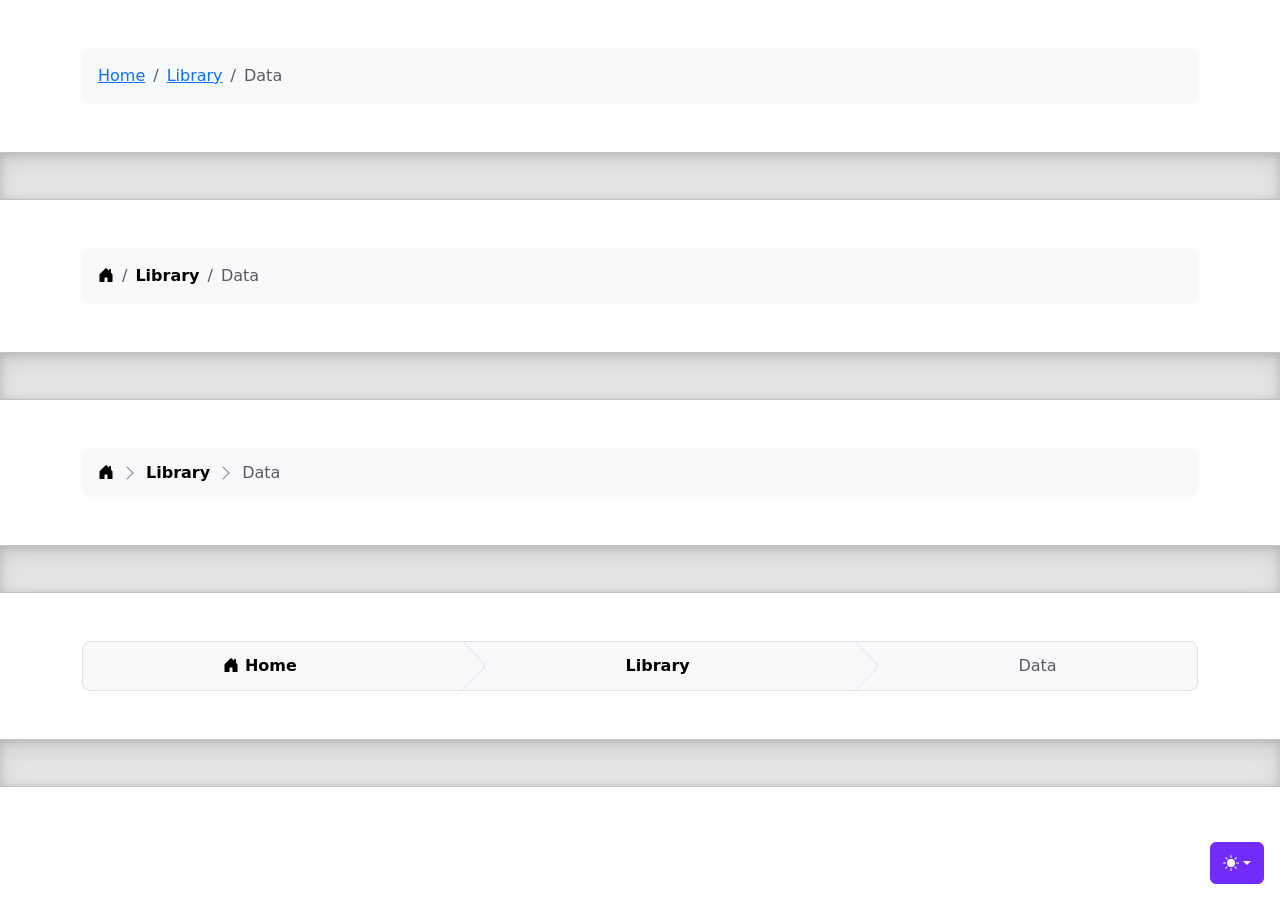
<file: python-projects/hw3/css/bootstrap-5.3.8-examples/breadcrumbs/index.html>
<!doctype html>
<html lang="en" data-bs-theme="auto">
  <head>
    <meta charset="utf-8" />
    <meta name="viewport" content="width=device-width, initial-scale=1" />
    <meta name="description" content="" />
    <meta
      name="author"
      content="Mark Otto, Jacob Thornton, and Bootstrap contributors"
    />
    <meta name="generator" content="Astro v5.13.2" />
    <title>Breadcrumbs · Bootstrap v5.3</title>
    <link
      rel="canonical"
      href="https://getbootstrap.com/docs/5.3/examples/breadcrumbs/"
    />
    <script src="../assets/js/color-modes.js"></script>
    <link href="../assets/dist/css/bootstrap.min.css" rel="stylesheet" />
    <meta name="theme-color" content="#712cf9" />
    <link href="breadcrumbs.css" rel="stylesheet" />
    <style>
      .bd-placeholder-img {
        font-size: 1.125rem;
        text-anchor: middle;
        -webkit-user-select: none;
        -moz-user-select: none;
        user-select: none;
      }
      @media (min-width: 768px) {
        .bd-placeholder-img-lg {
          font-size: 3.5rem;
        }
      }
      .b-example-divider {
        width: 100%;
        height: 3rem;
        background-color: #0000001a;
        border: solid rgba(0, 0, 0, 0.15);
        border-width: 1px 0;
        box-shadow:
          inset 0 0.5em 1.5em #0000001a,
          inset 0 0.125em 0.5em #00000026;
      }
      .b-example-vr {
        flex-shrink: 0;
        width: 1.5rem;
        height: 100vh;
      }
      .bi {
        vertical-align: -0.125em;
        fill: currentColor;
      }
      .nav-scroller {
        position: relative;
        z-index: 2;
        height: 2.75rem;
        overflow-y: hidden;
      }
      .nav-scroller .nav {
        display: flex;
        flex-wrap: nowrap;
        padding-bottom: 1rem;
        margin-top: -1px;
        overflow-x: auto;
        text-align: center;
        white-space: nowrap;
        -webkit-overflow-scrolling: touch;
      }
      .btn-bd-primary {
        --bd-violet-bg: #712cf9;
        --bd-violet-rgb: 112.520718, 44.062154, 249.437846;
        --bs-btn-font-weight: 600;
        --bs-btn-color: var(--bs-white);
        --bs-btn-bg: var(--bd-violet-bg);
        --bs-btn-border-color: var(--bd-violet-bg);
        --bs-btn-hover-color: var(--bs-white);
        --bs-btn-hover-bg: #6528e0;
        --bs-btn-hover-border-color: #6528e0;
        --bs-btn-focus-shadow-rgb: var(--bd-violet-rgb);
        --bs-btn-active-color: var(--bs-btn-hover-color);
        --bs-btn-active-bg: #5a23c8;
        --bs-btn-active-border-color: #5a23c8;
      }
      .bd-mode-toggle {
        z-index: 1500;
      }
      .bd-mode-toggle .bi {
        width: 1em;
        height: 1em;
      }
      .bd-mode-toggle .dropdown-menu .active .bi {
        display: block !important;
      }
    </style>
  </head>
  <body>
    <svg xmlns="http://www.w3.org/2000/svg" class="d-none">
      <symbol id="check2" viewBox="0 0 16 16">
        <path
          d="M13.854 3.646a.5.5 0 0 1 0 .708l-7 7a.5.5 0 0 1-.708 0l-3.5-3.5a.5.5 0 1 1 .708-.708L6.5 10.293l6.646-6.647a.5.5 0 0 1 .708 0z"
        ></path>
      </symbol>
      <symbol id="circle-half" viewBox="0 0 16 16">
        <path
          d="M8 15A7 7 0 1 0 8 1v14zm0 1A8 8 0 1 1 8 0a8 8 0 0 1 0 16z"
        ></path>
      </symbol>
      <symbol id="moon-stars-fill" viewBox="0 0 16 16">
        <path
          d="M6 .278a.768.768 0 0 1 .08.858 7.208 7.208 0 0 0-.878 3.46c0 4.021 3.278 7.277 7.318 7.277.527 0 1.04-.055 1.533-.16a.787.787 0 0 1 .81.316.733.733 0 0 1-.031.893A8.349 8.349 0 0 1 8.344 16C3.734 16 0 12.286 0 7.71 0 4.266 2.114 1.312 5.124.06A.752.752 0 0 1 6 .278z"
        ></path>
        <path
          d="M10.794 3.148a.217.217 0 0 1 .412 0l.387 1.162c.173.518.579.924 1.097 1.097l1.162.387a.217.217 0 0 1 0 .412l-1.162.387a1.734 1.734 0 0 0-1.097 1.097l-.387 1.162a.217.217 0 0 1-.412 0l-.387-1.162A1.734 1.734 0 0 0 9.31 6.593l-1.162-.387a.217.217 0 0 1 0-.412l1.162-.387a1.734 1.734 0 0 0 1.097-1.097l.387-1.162zM13.863.099a.145.145 0 0 1 .274 0l.258.774c.115.346.386.617.732.732l.774.258a.145.145 0 0 1 0 .274l-.774.258a1.156 1.156 0 0 0-.732.732l-.258.774a.145.145 0 0 1-.274 0l-.258-.774a1.156 1.156 0 0 0-.732-.732l-.774-.258a.145.145 0 0 1 0-.274l.774-.258c.346-.115.617-.386.732-.732L13.863.1z"
        ></path>
      </symbol>
      <symbol id="sun-fill" viewBox="0 0 16 16">
        <path
          d="M8 12a4 4 0 1 0 0-8 4 4 0 0 0 0 8zM8 0a.5.5 0 0 1 .5.5v2a.5.5 0 0 1-1 0v-2A.5.5 0 0 1 8 0zm0 13a.5.5 0 0 1 .5.5v2a.5.5 0 0 1-1 0v-2A.5.5 0 0 1 8 13zm8-5a.5.5 0 0 1-.5.5h-2a.5.5 0 0 1 0-1h2a.5.5 0 0 1 .5.5zM3 8a.5.5 0 0 1-.5.5h-2a.5.5 0 0 1 0-1h2A.5.5 0 0 1 3 8zm10.657-5.657a.5.5 0 0 1 0 .707l-1.414 1.415a.5.5 0 1 1-.707-.708l1.414-1.414a.5.5 0 0 1 .707 0zm-9.193 9.193a.5.5 0 0 1 0 .707L3.05 13.657a.5.5 0 0 1-.707-.707l1.414-1.414a.5.5 0 0 1 .707 0zm9.193 2.121a.5.5 0 0 1-.707 0l-1.414-1.414a.5.5 0 0 1 .707-.707l1.414 1.414a.5.5 0 0 1 0 .707zM4.464 4.465a.5.5 0 0 1-.707 0L2.343 3.05a.5.5 0 1 1 .707-.707l1.414 1.414a.5.5 0 0 1 0 .708z"
        ></path>
      </symbol>
    </svg>
    <div
      class="dropdown position-fixed bottom-0 end-0 mb-3 me-3 bd-mode-toggle"
    >
      <button
        class="btn btn-bd-primary py-2 dropdown-toggle d-flex align-items-center"
        id="bd-theme"
        type="button"
        aria-expanded="false"
        data-bs-toggle="dropdown"
        aria-label="Toggle theme (auto)"
      >
        <svg class="bi my-1 theme-icon-active" aria-hidden="true">
          <use href="#circle-half"></use>
        </svg>
        <span class="visually-hidden" id="bd-theme-text">Toggle theme</span>
      </button>
      <ul
        class="dropdown-menu dropdown-menu-end shadow"
        aria-labelledby="bd-theme-text"
      >
        <li>
          <button
            type="button"
            class="dropdown-item d-flex align-items-center"
            data-bs-theme-value="light"
            aria-pressed="false"
          >
            <svg class="bi me-2 opacity-50" aria-hidden="true">
              <use href="#sun-fill"></use>
            </svg>
            Light
            <svg class="bi ms-auto d-none" aria-hidden="true">
              <use href="#check2"></use>
            </svg>
          </button>
        </li>
        <li>
          <button
            type="button"
            class="dropdown-item d-flex align-items-center"
            data-bs-theme-value="dark"
            aria-pressed="false"
          >
            <svg class="bi me-2 opacity-50" aria-hidden="true">
              <use href="#moon-stars-fill"></use>
            </svg>
            Dark
            <svg class="bi ms-auto d-none" aria-hidden="true">
              <use href="#check2"></use>
            </svg>
          </button>
        </li>
        <li>
          <button
            type="button"
            class="dropdown-item d-flex align-items-center active"
            data-bs-theme-value="auto"
            aria-pressed="true"
          >
            <svg class="bi me-2 opacity-50" aria-hidden="true">
              <use href="#circle-half"></use>
            </svg>
            Auto
            <svg class="bi ms-auto d-none" aria-hidden="true">
              <use href="#check2"></use>
            </svg>
          </button>
        </li>
      </ul>
    </div>
    <svg xmlns="http://www.w3.org/2000/svg" class="d-none">
      <symbol id="house-door-fill" viewBox="0 0 16 16">
        <path
          d="M6.5 14.5v-3.505c0-.245.25-.495.5-.495h2c.25 0 .5.25.5.5v3.5a.5.5 0 0 0 .5.5h4a.5.5 0 0 0 .5-.5v-7a.5.5 0 0 0-.146-.354L13 5.793V2.5a.5.5 0 0 0-.5-.5h-1a.5.5 0 0 0-.5.5v1.293L8.354 1.146a.5.5 0 0 0-.708 0l-6 6A.5.5 0 0 0 1.5 7.5v7a.5.5 0 0 0 .5.5h4a.5.5 0 0 0 .5-.5z"
        ></path>
      </symbol>
    </svg>
    <div class="container my-5">
      <nav aria-label="breadcrumb">
        <ol class="breadcrumb p-3 bg-body-tertiary rounded-3">
          <li class="breadcrumb-item"><a href="#">Home</a></li>
          <li class="breadcrumb-item"><a href="#">Library</a></li>
          <li class="breadcrumb-item active" aria-current="page">Data</li>
        </ol>
      </nav>
    </div>
    <div class="b-example-divider"></div>
    <div class="container my-5">
      <nav aria-label="breadcrumb">
        <ol class="breadcrumb p-3 bg-body-tertiary rounded-3">
          <li class="breadcrumb-item">
            <a class="link-body-emphasis" href="#">
              <svg class="bi" width="16" height="16" aria-hidden="true">
                <use xlink:href="#house-door-fill"></use>
              </svg>
              <span class="visually-hidden">Home</span>
            </a>
          </li>
          <li class="breadcrumb-item">
            <a
              class="link-body-emphasis fw-semibold text-decoration-none"
              href="#"
              >Library</a
            >
          </li>
          <li class="breadcrumb-item active" aria-current="page">Data</li>
        </ol>
      </nav>
    </div>
    <div class="b-example-divider"></div>
    <div class="container my-5">
      <nav aria-label="breadcrumb">
        <ol
          class="breadcrumb breadcrumb-chevron p-3 bg-body-tertiary rounded-3"
        >
          <li class="breadcrumb-item">
            <a class="link-body-emphasis" href="#">
              <svg class="bi" width="16" height="16" aria-hidden="true">
                <use xlink:href="#house-door-fill"></use>
              </svg>
              <span class="visually-hidden">Home</span>
            </a>
          </li>
          <li class="breadcrumb-item">
            <a
              class="link-body-emphasis fw-semibold text-decoration-none"
              href="#"
              >Library</a
            >
          </li>
          <li class="breadcrumb-item active" aria-current="page">Data</li>
        </ol>
      </nav>
    </div>
    <div class="b-example-divider"></div>
    <div class="container my-5">
      <nav aria-label="breadcrumb">
        <ol
          class="breadcrumb breadcrumb-custom overflow-hidden text-center bg-body-tertiary border rounded-3"
        >
          <li class="breadcrumb-item">
            <a
              class="link-body-emphasis fw-semibold text-decoration-none"
              href="#"
            >
              <svg class="bi" width="16" height="16" aria-hidden="true">
                <use xlink:href="#house-door-fill"></use>
              </svg>
              Home
            </a>
          </li>
          <li class="breadcrumb-item">
            <a
              class="link-body-emphasis fw-semibold text-decoration-none"
              href="#"
              >Library</a
            >
          </li>
          <li class="breadcrumb-item active" aria-current="page">Data</li>
        </ol>
      </nav>
    </div>
    <div class="b-example-divider"></div>
    <script
      src="../assets/dist/js/bootstrap.bundle.min.js"
      class="astro-vvvwv3sm"
    ></script>
  </body>
</html>
</file>
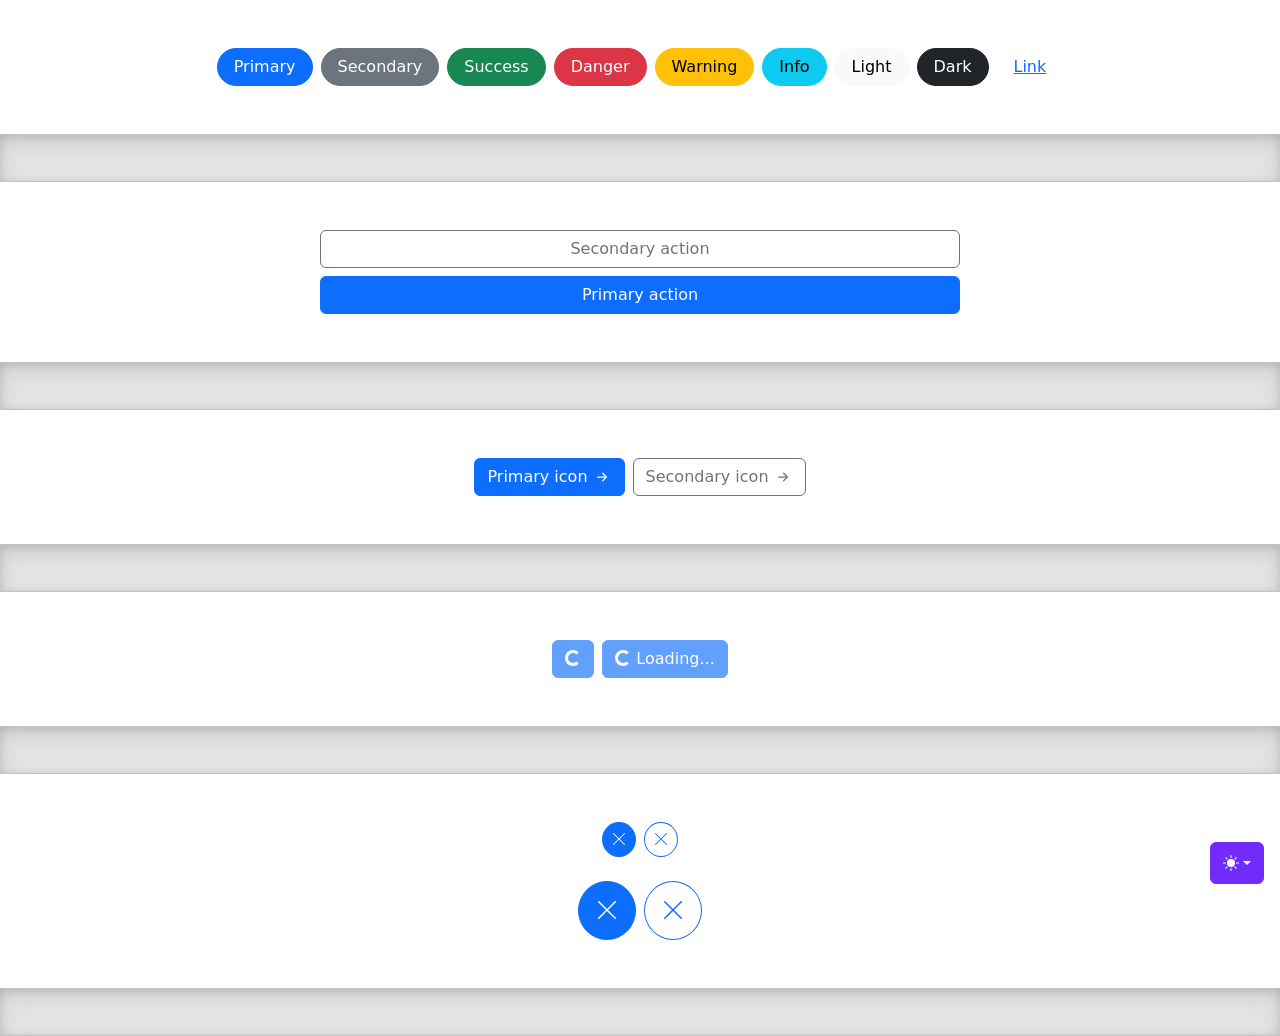
<file: python-projects/hw3/css/bootstrap-5.3.8-examples/buttons/index.html>
<!doctype html>
<html lang="en" data-bs-theme="auto">
  <head>
    <meta charset="utf-8" />
    <meta name="viewport" content="width=device-width, initial-scale=1" />
    <meta name="description" content="" />
    <meta
      name="author"
      content="Mark Otto, Jacob Thornton, and Bootstrap contributors"
    />
    <meta name="generator" content="Astro v5.13.2" />
    <title>Buttons · Bootstrap v5.3</title>
    <link
      rel="canonical"
      href="https://getbootstrap.com/docs/5.3/examples/buttons/"
    />
    <script src="../assets/js/color-modes.js"></script>
    <link href="../assets/dist/css/bootstrap.min.css" rel="stylesheet" />
    <meta name="theme-color" content="#712cf9" />
    <style>
      .bd-placeholder-img {
        font-size: 1.125rem;
        text-anchor: middle;
        -webkit-user-select: none;
        -moz-user-select: none;
        user-select: none;
      }
      @media (min-width: 768px) {
        .bd-placeholder-img-lg {
          font-size: 3.5rem;
        }
      }
      .b-example-divider {
        width: 100%;
        height: 3rem;
        background-color: #0000001a;
        border: solid rgba(0, 0, 0, 0.15);
        border-width: 1px 0;
        box-shadow:
          inset 0 0.5em 1.5em #0000001a,
          inset 0 0.125em 0.5em #00000026;
      }
      .b-example-vr {
        flex-shrink: 0;
        width: 1.5rem;
        height: 100vh;
      }
      .bi {
        vertical-align: -0.125em;
        fill: currentColor;
      }
      .nav-scroller {
        position: relative;
        z-index: 2;
        height: 2.75rem;
        overflow-y: hidden;
      }
      .nav-scroller .nav {
        display: flex;
        flex-wrap: nowrap;
        padding-bottom: 1rem;
        margin-top: -1px;
        overflow-x: auto;
        text-align: center;
        white-space: nowrap;
        -webkit-overflow-scrolling: touch;
      }
      .btn-bd-primary {
        --bd-violet-bg: #712cf9;
        --bd-violet-rgb: 112.520718, 44.062154, 249.437846;
        --bs-btn-font-weight: 600;
        --bs-btn-color: var(--bs-white);
        --bs-btn-bg: var(--bd-violet-bg);
        --bs-btn-border-color: var(--bd-violet-bg);
        --bs-btn-hover-color: var(--bs-white);
        --bs-btn-hover-bg: #6528e0;
        --bs-btn-hover-border-color: #6528e0;
        --bs-btn-focus-shadow-rgb: var(--bd-violet-rgb);
        --bs-btn-active-color: var(--bs-btn-hover-color);
        --bs-btn-active-bg: #5a23c8;
        --bs-btn-active-border-color: #5a23c8;
      }
      .bd-mode-toggle {
        z-index: 1500;
      }
      .bd-mode-toggle .bi {
        width: 1em;
        height: 1em;
      }
      .bd-mode-toggle .dropdown-menu .active .bi {
        display: block !important;
      }
    </style>
  </head>
  <body>
    <svg xmlns="http://www.w3.org/2000/svg" class="d-none">
      <symbol id="check2" viewBox="0 0 16 16">
        <path
          d="M13.854 3.646a.5.5 0 0 1 0 .708l-7 7a.5.5 0 0 1-.708 0l-3.5-3.5a.5.5 0 1 1 .708-.708L6.5 10.293l6.646-6.647a.5.5 0 0 1 .708 0z"
        ></path>
      </symbol>
      <symbol id="circle-half" viewBox="0 0 16 16">
        <path
          d="M8 15A7 7 0 1 0 8 1v14zm0 1A8 8 0 1 1 8 0a8 8 0 0 1 0 16z"
        ></path>
      </symbol>
      <symbol id="moon-stars-fill" viewBox="0 0 16 16">
        <path
          d="M6 .278a.768.768 0 0 1 .08.858 7.208 7.208 0 0 0-.878 3.46c0 4.021 3.278 7.277 7.318 7.277.527 0 1.04-.055 1.533-.16a.787.787 0 0 1 .81.316.733.733 0 0 1-.031.893A8.349 8.349 0 0 1 8.344 16C3.734 16 0 12.286 0 7.71 0 4.266 2.114 1.312 5.124.06A.752.752 0 0 1 6 .278z"
        ></path>
        <path
          d="M10.794 3.148a.217.217 0 0 1 .412 0l.387 1.162c.173.518.579.924 1.097 1.097l1.162.387a.217.217 0 0 1 0 .412l-1.162.387a1.734 1.734 0 0 0-1.097 1.097l-.387 1.162a.217.217 0 0 1-.412 0l-.387-1.162A1.734 1.734 0 0 0 9.31 6.593l-1.162-.387a.217.217 0 0 1 0-.412l1.162-.387a1.734 1.734 0 0 0 1.097-1.097l.387-1.162zM13.863.099a.145.145 0 0 1 .274 0l.258.774c.115.346.386.617.732.732l.774.258a.145.145 0 0 1 0 .274l-.774.258a1.156 1.156 0 0 0-.732.732l-.258.774a.145.145 0 0 1-.274 0l-.258-.774a1.156 1.156 0 0 0-.732-.732l-.774-.258a.145.145 0 0 1 0-.274l.774-.258c.346-.115.617-.386.732-.732L13.863.1z"
        ></path>
      </symbol>
      <symbol id="sun-fill" viewBox="0 0 16 16">
        <path
          d="M8 12a4 4 0 1 0 0-8 4 4 0 0 0 0 8zM8 0a.5.5 0 0 1 .5.5v2a.5.5 0 0 1-1 0v-2A.5.5 0 0 1 8 0zm0 13a.5.5 0 0 1 .5.5v2a.5.5 0 0 1-1 0v-2A.5.5 0 0 1 8 13zm8-5a.5.5 0 0 1-.5.5h-2a.5.5 0 0 1 0-1h2a.5.5 0 0 1 .5.5zM3 8a.5.5 0 0 1-.5.5h-2a.5.5 0 0 1 0-1h2A.5.5 0 0 1 3 8zm10.657-5.657a.5.5 0 0 1 0 .707l-1.414 1.415a.5.5 0 1 1-.707-.708l1.414-1.414a.5.5 0 0 1 .707 0zm-9.193 9.193a.5.5 0 0 1 0 .707L3.05 13.657a.5.5 0 0 1-.707-.707l1.414-1.414a.5.5 0 0 1 .707 0zm9.193 2.121a.5.5 0 0 1-.707 0l-1.414-1.414a.5.5 0 0 1 .707-.707l1.414 1.414a.5.5 0 0 1 0 .707zM4.464 4.465a.5.5 0 0 1-.707 0L2.343 3.05a.5.5 0 1 1 .707-.707l1.414 1.414a.5.5 0 0 1 0 .708z"
        ></path>
      </symbol>
    </svg>
    <div
      class="dropdown position-fixed bottom-0 end-0 mb-3 me-3 bd-mode-toggle"
    >
      <button
        class="btn btn-bd-primary py-2 dropdown-toggle d-flex align-items-center"
        id="bd-theme"
        type="button"
        aria-expanded="false"
        data-bs-toggle="dropdown"
        aria-label="Toggle theme (auto)"
      >
        <svg class="bi my-1 theme-icon-active" aria-hidden="true">
          <use href="#circle-half"></use>
        </svg>
        <span class="visually-hidden" id="bd-theme-text">Toggle theme</span>
      </button>
      <ul
        class="dropdown-menu dropdown-menu-end shadow"
        aria-labelledby="bd-theme-text"
      >
        <li>
          <button
            type="button"
            class="dropdown-item d-flex align-items-center"
            data-bs-theme-value="light"
            aria-pressed="false"
          >
            <svg class="bi me-2 opacity-50" aria-hidden="true">
              <use href="#sun-fill"></use>
            </svg>
            Light
            <svg class="bi ms-auto d-none" aria-hidden="true">
              <use href="#check2"></use>
            </svg>
          </button>
        </li>
        <li>
          <button
            type="button"
            class="dropdown-item d-flex align-items-center"
            data-bs-theme-value="dark"
            aria-pressed="false"
          >
            <svg class="bi me-2 opacity-50" aria-hidden="true">
              <use href="#moon-stars-fill"></use>
            </svg>
            Dark
            <svg class="bi ms-auto d-none" aria-hidden="true">
              <use href="#check2"></use>
            </svg>
          </button>
        </li>
        <li>
          <button
            type="button"
            class="dropdown-item d-flex align-items-center active"
            data-bs-theme-value="auto"
            aria-pressed="true"
          >
            <svg class="bi me-2 opacity-50" aria-hidden="true">
              <use href="#circle-half"></use>
            </svg>
            Auto
            <svg class="bi ms-auto d-none" aria-hidden="true">
              <use href="#check2"></use>
            </svg>
          </button>
        </li>
      </ul>
    </div>
    <svg xmlns="http://www.w3.org/2000/svg" class="d-none">
      <symbol id="arrow-right-short" viewBox="0 0 16 16">
        <path
          fill-rule="evenodd"
          d="M4 8a.5.5 0 0 1 .5-.5h5.793L8.146 5.354a.5.5 0 1 1 .708-.708l3 3a.5.5 0 0 1 0 .708l-3 3a.5.5 0 0 1-.708-.708L10.293 8.5H4.5A.5.5 0 0 1 4 8z"
        ></path>
      </symbol>
      <symbol id="x-lg" viewBox="0 0 16 16">
        <path
          fill-rule="evenodd"
          d="M13.854 2.146a.5.5 0 0 1 0 .708l-11 11a.5.5 0 0 1-.708-.708l11-11a.5.5 0 0 1 .708 0Z"
        ></path>
        <path
          fill-rule="evenodd"
          d="M2.146 2.146a.5.5 0 0 0 0 .708l11 11a.5.5 0 0 0 .708-.708l-11-11a.5.5 0 0 0-.708 0Z"
        ></path>
      </symbol>
    </svg>
    <div class="d-flex gap-2 justify-content-center py-5">
      <button class="btn btn-primary rounded-pill px-3" type="button">
        Primary
      </button>
      <button class="btn btn-secondary rounded-pill px-3" type="button">
        Secondary
      </button>
      <button class="btn btn-success rounded-pill px-3" type="button">
        Success
      </button>
      <button class="btn btn-danger rounded-pill px-3" type="button">
        Danger
      </button>
      <button class="btn btn-warning rounded-pill px-3" type="button">
        Warning
      </button>
      <button class="btn btn-info rounded-pill px-3" type="button">Info</button>
      <button class="btn btn-light rounded-pill px-3" type="button">
        Light
      </button>
      <button class="btn btn-dark rounded-pill px-3" type="button">Dark</button>
      <button class="btn btn-link rounded-pill px-3" type="button">Link</button>
    </div>
    <div class="b-example-divider"></div>
    <div class="col-lg-6 col-xxl-4 my-5 mx-auto">
      <div class="d-grid gap-2">
        <button class="btn btn-outline-secondary" type="button">
          Secondary action
        </button>
        <button class="btn btn-primary" type="button">Primary action</button>
      </div>
    </div>
    <div class="b-example-divider"></div>
    <div class="d-flex gap-2 justify-content-center py-5">
      <button
        class="btn btn-primary d-inline-flex align-items-center"
        type="button"
      >
        Primary icon
        <svg class="bi ms-1" width="20" height="20" aria-hidden="true">
          <use xlink:href="#arrow-right-short"></use>
        </svg>
      </button>
      <button
        class="btn btn-outline-secondary d-inline-flex align-items-center"
        type="button"
      >
        Secondary icon
        <svg class="bi ms-1" width="20" height="20" aria-hidden="true">
          <use xlink:href="#arrow-right-short"></use>
        </svg>
      </button>
    </div>
    <div class="b-example-divider"></div>
    <div class="d-flex gap-2 justify-content-center py-5">
      <button class="btn btn-primary" type="button" disabled>
        <span
          class="spinner-border spinner-border-sm"
          aria-hidden="true"
        ></span>
        <span class="visually-hidden" role="status">Loading...</span>
      </button>
      <button class="btn btn-primary" type="button" disabled>
        <span
          class="spinner-border spinner-border-sm"
          aria-hidden="true"
        ></span>
        <span role="status">Loading...</span>
      </button>
    </div>
    <div class="b-example-divider"></div>
    <div class="d-flex gap-2 justify-content-center pt-5 pb-4">
      <button class="btn btn-primary rounded-circle p-2 lh-1" type="button">
        <svg class="bi" width="16" height="16" aria-hidden="true">
          <use xlink:href="#x-lg"></use>
        </svg>
        <span class="visually-hidden">Dismiss</span>
      </button>
      <button
        class="btn btn-outline-primary rounded-circle p-2 lh-1"
        type="button"
      >
        <svg class="bi" width="16" height="16" aria-hidden="true">
          <use xlink:href="#x-lg"></use>
        </svg>
        <span class="visually-hidden">Dismiss</span>
      </button>
    </div>
    <div class="d-flex gap-2 justify-content-center pb-5">
      <button class="btn btn-primary rounded-circle p-3 lh-1" type="button">
        <svg class="bi" width="24" height="24" aria-hidden="true">
          <use xlink:href="#x-lg"></use>
        </svg>
        <span class="visually-hidden">Dismiss</span>
      </button>
      <button
        class="btn btn-outline-primary rounded-circle p-3 lh-1"
        type="button"
      >
        <svg class="bi" width="24" height="24" aria-hidden="true">
          <use xlink:href="#x-lg"></use>
        </svg>
        <span class="visually-hidden">Dismiss</span>
      </button>
    </div>
    <div class="b-example-divider"></div>
    <script
      src="../assets/dist/js/bootstrap.bundle.min.js"
      class="astro-vvvwv3sm"
    ></script>
  </body>
</html>
</file>
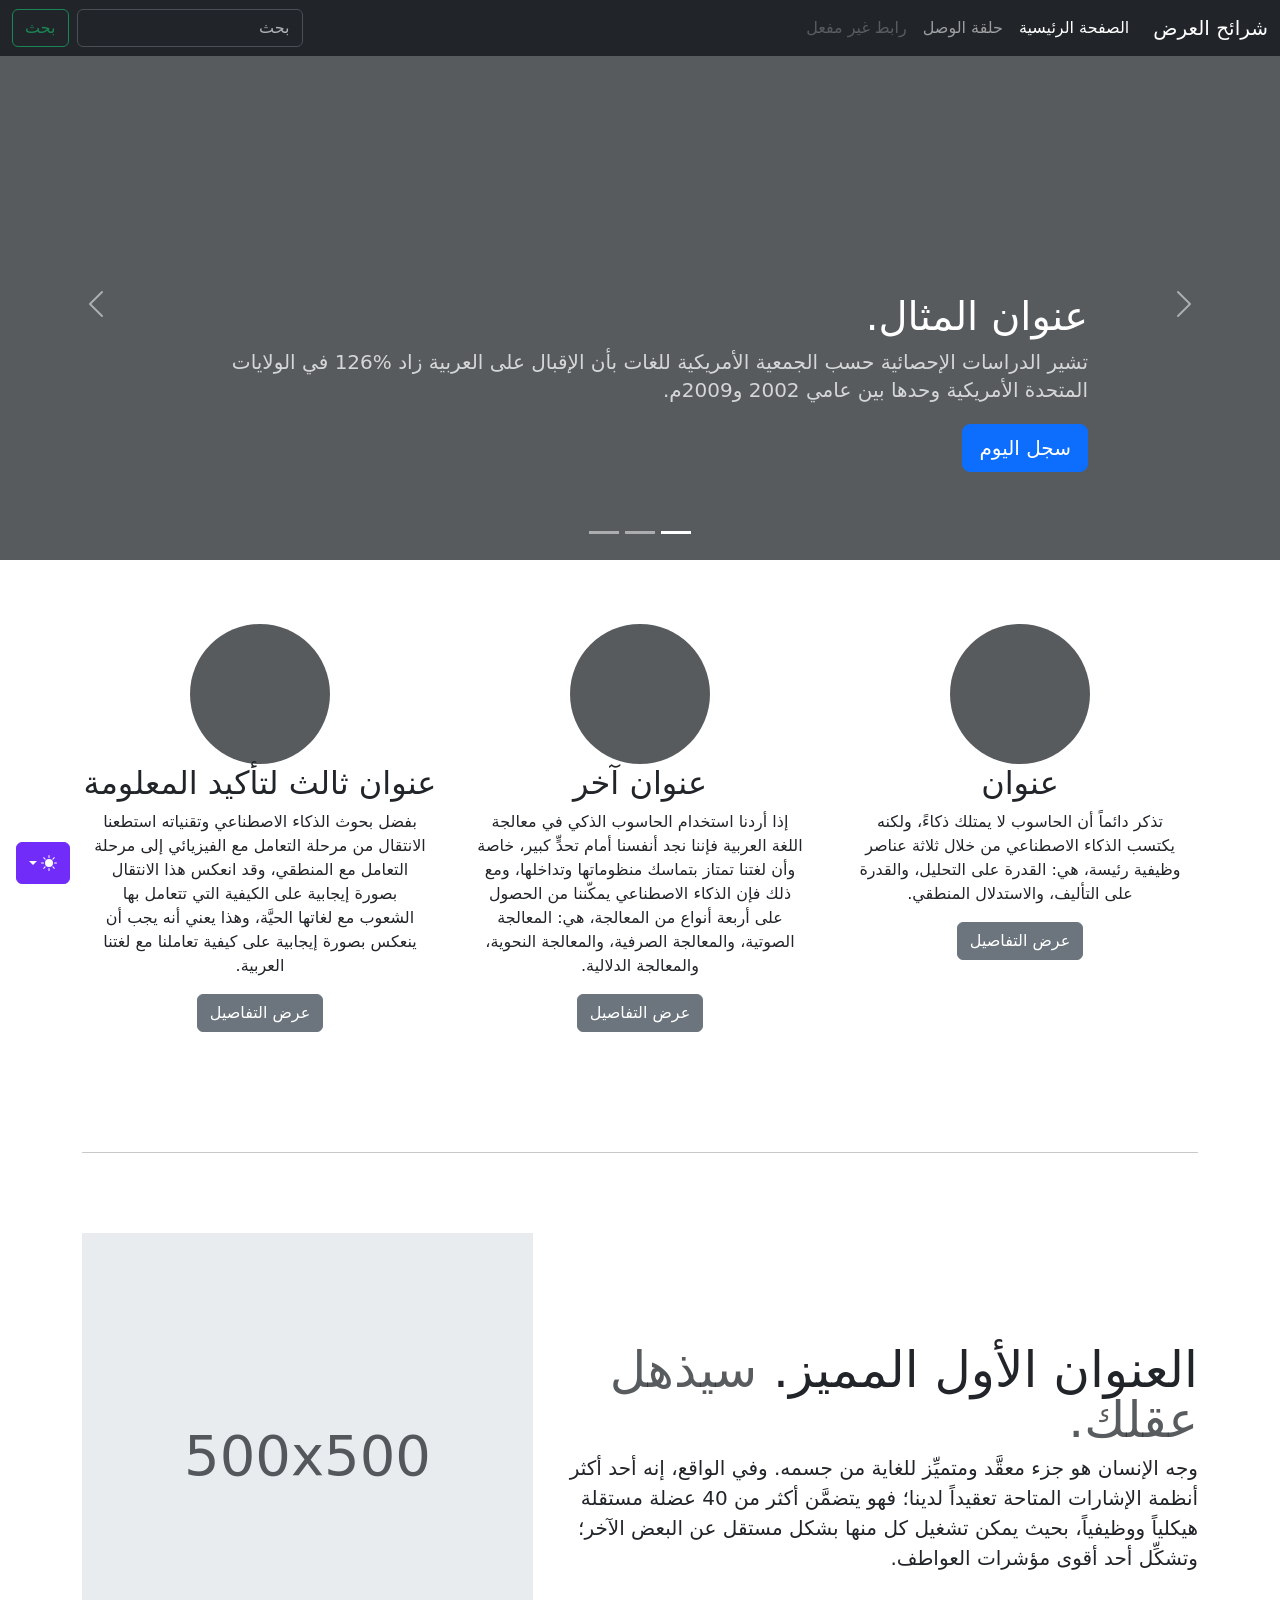
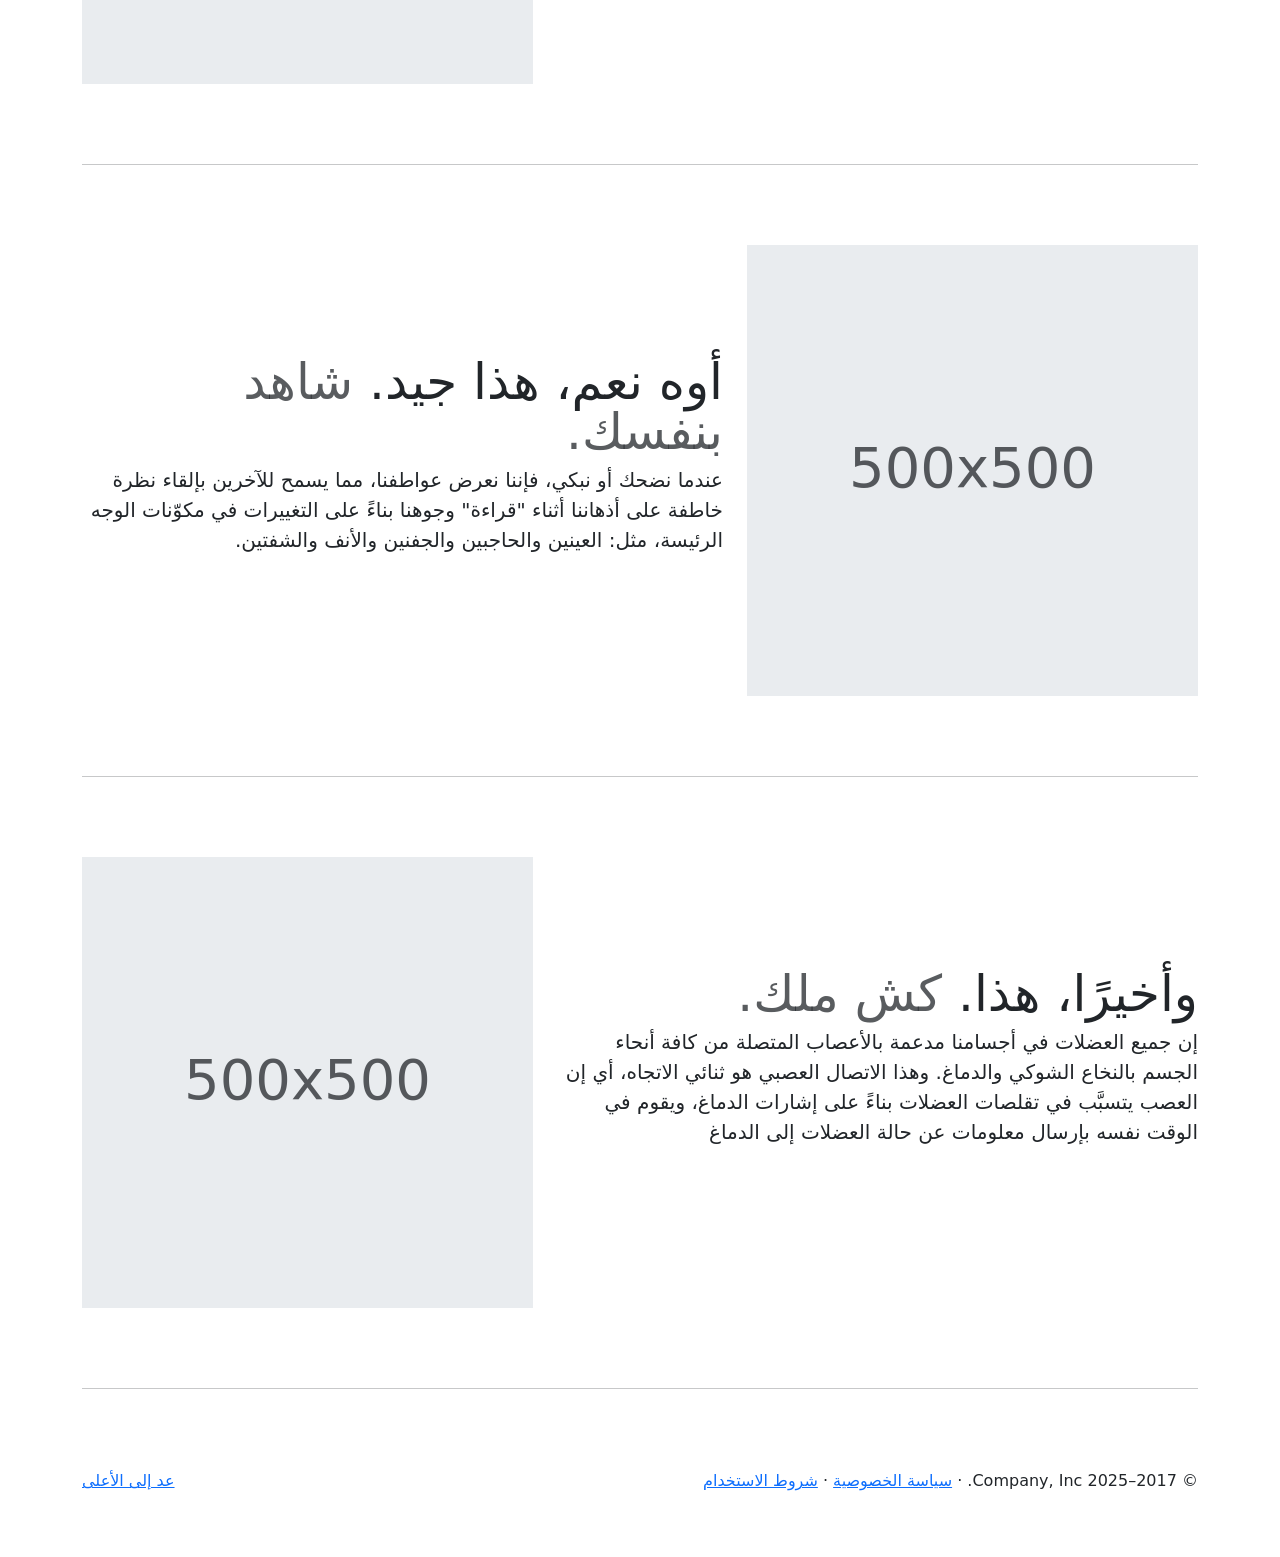
<file: python-projects/hw3/css/bootstrap-5.3.8-examples/carousel-rtl/index.html>
<!doctype html>
<html lang="ar" dir="rtl" data-bs-theme="auto">
  <head>
    <meta charset="utf-8" />
    <meta name="viewport" content="width=device-width, initial-scale=1" />
    <meta name="description" content="" />
    <meta
      name="author"
      content="Mark Otto, Jacob Thornton, and Bootstrap contributors"
    />
    <meta name="generator" content="Astro v5.13.2" />
    <title>قالب شرائح العرض · Bootstrap v5.3</title>
    <link
      rel="canonical"
      href="https://getbootstrap.com/docs/5.3/examples/carousel-rtl/"
    />
    <script src="../assets/js/color-modes.js"></script>
    <link href="../assets/dist/css/bootstrap.rtl.min.css" rel="stylesheet" />
    <meta name="theme-color" content="#712cf9" />
    <link href="../carousel/carousel.rtl.css" rel="stylesheet" />
    <style>
      .bd-placeholder-img {
        font-size: 1.125rem;
        text-anchor: middle;
        -webkit-user-select: none;
        -moz-user-select: none;
        user-select: none;
      }
      @media (min-width: 768px) {
        .bd-placeholder-img-lg {
          font-size: 3.5rem;
        }
      }
      .b-example-divider {
        width: 100%;
        height: 3rem;
        background-color: #0000001a;
        border: solid rgba(0, 0, 0, 0.15);
        border-width: 1px 0;
        box-shadow:
          inset 0 0.5em 1.5em #0000001a,
          inset 0 0.125em 0.5em #00000026;
      }
      .b-example-vr {
        flex-shrink: 0;
        width: 1.5rem;
        height: 100vh;
      }
      .bi {
        vertical-align: -0.125em;
        fill: currentColor;
      }
      .nav-scroller {
        position: relative;
        z-index: 2;
        height: 2.75rem;
        overflow-y: hidden;
      }
      .nav-scroller .nav {
        display: flex;
        flex-wrap: nowrap;
        padding-bottom: 1rem;
        margin-top: -1px;
        overflow-x: auto;
        text-align: center;
        white-space: nowrap;
        -webkit-overflow-scrolling: touch;
      }
      .btn-bd-primary {
        --bd-violet-bg: #712cf9;
        --bd-violet-rgb: 112.520718, 44.062154, 249.437846;
        --bs-btn-font-weight: 600;
        --bs-btn-color: var(--bs-white);
        --bs-btn-bg: var(--bd-violet-bg);
        --bs-btn-border-color: var(--bd-violet-bg);
        --bs-btn-hover-color: var(--bs-white);
        --bs-btn-hover-bg: #6528e0;
        --bs-btn-hover-border-color: #6528e0;
        --bs-btn-focus-shadow-rgb: var(--bd-violet-rgb);
        --bs-btn-active-color: var(--bs-btn-hover-color);
        --bs-btn-active-bg: #5a23c8;
        --bs-btn-active-border-color: #5a23c8;
      }
      .bd-mode-toggle {
        z-index: 1500;
      }
      .bd-mode-toggle .bi {
        width: 1em;
        height: 1em;
      }
      .bd-mode-toggle .dropdown-menu .active .bi {
        display: block !important;
      }
    </style>
  </head>
  <body>
    <svg xmlns="http://www.w3.org/2000/svg" class="d-none">
      <symbol id="check2" viewBox="0 0 16 16">
        <path
          d="M13.854 3.646a.5.5 0 0 1 0 .708l-7 7a.5.5 0 0 1-.708 0l-3.5-3.5a.5.5 0 1 1 .708-.708L6.5 10.293l6.646-6.647a.5.5 0 0 1 .708 0z"
        ></path>
      </symbol>
      <symbol id="circle-half" viewBox="0 0 16 16">
        <path
          d="M8 15A7 7 0 1 0 8 1v14zm0 1A8 8 0 1 1 8 0a8 8 0 0 1 0 16z"
        ></path>
      </symbol>
      <symbol id="moon-stars-fill" viewBox="0 0 16 16">
        <path
          d="M6 .278a.768.768 0 0 1 .08.858 7.208 7.208 0 0 0-.878 3.46c0 4.021 3.278 7.277 7.318 7.277.527 0 1.04-.055 1.533-.16a.787.787 0 0 1 .81.316.733.733 0 0 1-.031.893A8.349 8.349 0 0 1 8.344 16C3.734 16 0 12.286 0 7.71 0 4.266 2.114 1.312 5.124.06A.752.752 0 0 1 6 .278z"
        ></path>
        <path
          d="M10.794 3.148a.217.217 0 0 1 .412 0l.387 1.162c.173.518.579.924 1.097 1.097l1.162.387a.217.217 0 0 1 0 .412l-1.162.387a1.734 1.734 0 0 0-1.097 1.097l-.387 1.162a.217.217 0 0 1-.412 0l-.387-1.162A1.734 1.734 0 0 0 9.31 6.593l-1.162-.387a.217.217 0 0 1 0-.412l1.162-.387a1.734 1.734 0 0 0 1.097-1.097l.387-1.162zM13.863.099a.145.145 0 0 1 .274 0l.258.774c.115.346.386.617.732.732l.774.258a.145.145 0 0 1 0 .274l-.774.258a1.156 1.156 0 0 0-.732.732l-.258.774a.145.145 0 0 1-.274 0l-.258-.774a1.156 1.156 0 0 0-.732-.732l-.774-.258a.145.145 0 0 1 0-.274l.774-.258c.346-.115.617-.386.732-.732L13.863.1z"
        ></path>
      </symbol>
      <symbol id="sun-fill" viewBox="0 0 16 16">
        <path
          d="M8 12a4 4 0 1 0 0-8 4 4 0 0 0 0 8zM8 0a.5.5 0 0 1 .5.5v2a.5.5 0 0 1-1 0v-2A.5.5 0 0 1 8 0zm0 13a.5.5 0 0 1 .5.5v2a.5.5 0 0 1-1 0v-2A.5.5 0 0 1 8 13zm8-5a.5.5 0 0 1-.5.5h-2a.5.5 0 0 1 0-1h2a.5.5 0 0 1 .5.5zM3 8a.5.5 0 0 1-.5.5h-2a.5.5 0 0 1 0-1h2A.5.5 0 0 1 3 8zm10.657-5.657a.5.5 0 0 1 0 .707l-1.414 1.415a.5.5 0 1 1-.707-.708l1.414-1.414a.5.5 0 0 1 .707 0zm-9.193 9.193a.5.5 0 0 1 0 .707L3.05 13.657a.5.5 0 0 1-.707-.707l1.414-1.414a.5.5 0 0 1 .707 0zm9.193 2.121a.5.5 0 0 1-.707 0l-1.414-1.414a.5.5 0 0 1 .707-.707l1.414 1.414a.5.5 0 0 1 0 .707zM4.464 4.465a.5.5 0 0 1-.707 0L2.343 3.05a.5.5 0 1 1 .707-.707l1.414 1.414a.5.5 0 0 1 0 .708z"
        ></path>
      </symbol>
    </svg>
    <div
      class="dropdown position-fixed bottom-0 end-0 mb-3 me-3 bd-mode-toggle"
    >
      <button
        class="btn btn-bd-primary py-2 dropdown-toggle d-flex align-items-center"
        id="bd-theme"
        type="button"
        aria-expanded="false"
        data-bs-toggle="dropdown"
        aria-label="Toggle theme (auto)"
      >
        <svg class="bi my-1 theme-icon-active" aria-hidden="true">
          <use href="#circle-half"></use>
        </svg>
        <span class="visually-hidden" id="bd-theme-text">Toggle theme</span>
      </button>
      <ul
        class="dropdown-menu dropdown-menu-end shadow"
        aria-labelledby="bd-theme-text"
      >
        <li>
          <button
            type="button"
            class="dropdown-item d-flex align-items-center"
            data-bs-theme-value="light"
            aria-pressed="false"
          >
            <svg class="bi me-2 opacity-50" aria-hidden="true">
              <use href="#sun-fill"></use>
            </svg>
            Light
            <svg class="bi ms-auto d-none" aria-hidden="true">
              <use href="#check2"></use>
            </svg>
          </button>
        </li>
        <li>
          <button
            type="button"
            class="dropdown-item d-flex align-items-center"
            data-bs-theme-value="dark"
            aria-pressed="false"
          >
            <svg class="bi me-2 opacity-50" aria-hidden="true">
              <use href="#moon-stars-fill"></use>
            </svg>
            Dark
            <svg class="bi ms-auto d-none" aria-hidden="true">
              <use href="#check2"></use>
            </svg>
          </button>
        </li>
        <li>
          <button
            type="button"
            class="dropdown-item d-flex align-items-center active"
            data-bs-theme-value="auto"
            aria-pressed="true"
          >
            <svg class="bi me-2 opacity-50" aria-hidden="true">
              <use href="#circle-half"></use>
            </svg>
            Auto
            <svg class="bi ms-auto d-none" aria-hidden="true">
              <use href="#check2"></use>
            </svg>
          </button>
        </li>
      </ul>
    </div>
    <header data-bs-theme="dark">
      <nav class="navbar navbar-expand-md navbar-dark fixed-top bg-dark">
        <div class="container-fluid">
          <a class="navbar-brand" href="#">شرائح العرض</a>
          <button
            class="navbar-toggler"
            type="button"
            data-bs-toggle="collapse"
            data-bs-target="#navbarCollapse"
            aria-controls="navbarCollapse"
            aria-expanded="false"
            aria-label="تبديل التنقل"
          >
            <span class="navbar-toggler-icon"></span>
          </button>
          <div class="collapse navbar-collapse" id="navbarCollapse">
            <ul class="navbar-nav me-auto mb-2 mb-md-0">
              <li class="nav-item">
                <a class="nav-link active" aria-current="page" href="#"
                  >الصفحة الرئيسية</a
                >
              </li>
              <li class="nav-item">
                <a class="nav-link" href="#">حلقة الوصل</a>
              </li>
              <li class="nav-item">
                <a class="nav-link disabled" aria-disabled="true"
                  >رابط غير مفعل</a
                >
              </li>
            </ul>
            <form class="d-flex" role="search">
              <input
                class="form-control me-2"
                type="search"
                placeholder="بحث"
                aria-label="بحث"
              />
              <button class="btn btn-outline-success" type="submit">بحث</button>
            </form>
          </div>
        </div>
      </nav>
    </header>
    <main>
      <div id="myCarousel" class="carousel slide mb-6" data-bs-ride="carousel">
        <div class="carousel-indicators">
          <button
            type="button"
            data-bs-target="#myCarousel"
            data-bs-slide-to="0"
            class="active"
            aria-current="true"
            aria-label="Slide 1"
          ></button>
          <button
            type="button"
            data-bs-target="#myCarousel"
            data-bs-slide-to="1"
            aria-label="Slide 2"
          ></button>
          <button
            type="button"
            data-bs-target="#myCarousel"
            data-bs-slide-to="2"
            aria-label="Slide 3"
          ></button>
        </div>
        <div class="carousel-inner">
          <div class="carousel-item active">
            <svg
              aria-hidden="true"
              class="bd-placeholder-img"
              height="100%"
              preserveAspectRatio="xMidYMid slice"
              width="100%"
              xmlns="http://www.w3.org/2000/svg"
            >
              <rect
                width="100%"
                height="100%"
                fill="var(--bs-secondary-color)"
              ></rect>
            </svg>
            <div class="container">
              <div class="carousel-caption text-start">
                <h1>عنوان المثال.</h1>
                <p class="opacity-75">
                  تشير الدراسات الإحصائية حسب الجمعية الأمريكية للغات بأن
                  الإقبال على العربية زاد %126 في الولايات المتحدة الأمريكية
                  وحدها بين عامي 2002 و2009م.
                </p>
                <p><a class="btn btn-lg btn-primary" href="#">سجل اليوم</a></p>
              </div>
            </div>
          </div>
          <div class="carousel-item">
            <svg
              aria-hidden="true"
              class="bd-placeholder-img"
              height="100%"
              preserveAspectRatio="xMidYMid slice"
              width="100%"
              xmlns="http://www.w3.org/2000/svg"
            >
              <rect
                width="100%"
                height="100%"
                fill="var(--bs-secondary-color)"
              ></rect>
            </svg>
            <div class="container">
              <div class="carousel-caption">
                <h1>عنوان مثال آخر.</h1>
                <p>
                  حسب المجلس الثقافي البريطاني فإن تعليم الإنجليزية داخل
                  بريطانيا يسهم في تعزيز اقتصادها بما يتجاوز ملياري جنيه سنوياً،
                  كما أنه وفر أكثر من 26 ألف وظيفة.
                </p>
                <p><a class="btn btn-lg btn-primary" href="#">أعرف أكثر</a></p>
              </div>
            </div>
          </div>
          <div class="carousel-item">
            <svg
              aria-hidden="true"
              class="bd-placeholder-img"
              height="100%"
              preserveAspectRatio="xMidYMid slice"
              width="100%"
              xmlns="http://www.w3.org/2000/svg"
            >
              <rect
                width="100%"
                height="100%"
                fill="var(--bs-secondary-color)"
              ></rect>
            </svg>
            <div class="container">
              <div class="carousel-caption text-end">
                <h1>واحد أكثر لقياس جيد.</h1>
                <p>
                  الإحصاءات لحجم الاستثمار اللغوي خارج بريطانيا تتفاوت من سنة
                  لأخرى إلا أن المدير التنفيذي للمجلس الثقافي البريطاني إدي
                  بايرز يرى أن استثمار تعليم الإنجليزية في الخارج لا يحسب على
                  المستوى المالي فحسب بل على المستوى السياسي أيضاً.
                </p>
                <p>
                  <a class="btn btn-lg btn-primary" href="#">تصفح المعرض</a>
                </p>
              </div>
            </div>
          </div>
        </div>
        <button
          class="carousel-control-prev"
          type="button"
          data-bs-target="#myCarousel"
          data-bs-slide="prev"
        >
          <span class="carousel-control-prev-icon" aria-hidden="true"></span>
          <span class="visually-hidden">السابق</span>
        </button>
        <button
          class="carousel-control-next"
          type="button"
          data-bs-target="#myCarousel"
          data-bs-slide="next"
        >
          <span class="carousel-control-next-icon" aria-hidden="true"></span>
          <span class="visually-hidden">التالي</span>
        </button>
      </div>
      <!-- Marketing messaging and featurettes
  ================================================== -->
      <!-- Wrap the rest of the page in another container to center all the content. -->
      <div class="container marketing">
        <!-- Three columns of text below the carousel -->
        <div class="row">
          <div class="col-lg-4">
            <svg
              aria-label="Placeholder"
              class="bd-placeholder-img rounded-circle"
              height="140"
              preserveAspectRatio="xMidYMid slice"
              role="img"
              width="140"
              xmlns="http://www.w3.org/2000/svg"
            >
              <title>Placeholder</title>
              <rect
                width="100%"
                height="100%"
                fill="var(--bs-secondary-color)"
              ></rect>
            </svg>
            <h2 class="fw-normal">عنوان</h2>
            <p>
              تذكر دائماً أن الحاسوب لا يمتلك ذكاءً، ولكنه يكتسب الذكاء
              الاصطناعي من خلال ثلاثة عناصر وظيفية رئيسة، هي: القدرة على
              التحليل، والقدرة على التأليف، والاستدلال المنطقي.
            </p>
            <p><a class="btn btn-secondary" href="#">عرض التفاصيل</a></p>
          </div>
          <!-- /.col-lg-4 -->
          <div class="col-lg-4">
            <svg
              aria-label="Placeholder"
              class="bd-placeholder-img rounded-circle"
              height="140"
              preserveAspectRatio="xMidYMid slice"
              role="img"
              width="140"
              xmlns="http://www.w3.org/2000/svg"
            >
              <title>Placeholder</title>
              <rect
                width="100%"
                height="100%"
                fill="var(--bs-secondary-color)"
              ></rect>
            </svg>
            <h2 class="fw-normal">عنوان آخر</h2>
            <p>
              إذا أردنا استخدام الحاسوب الذكي في معالجة اللغة العربية فإننا نجد
              أنفسنا أمام تحدٍّ كبير، خاصة وأن لغتنا تمتاز بتماسك منظوماتها
              وتداخلها، ومع ذلك فإن الذكاء الاصطناعي يمكّننا من الحصول على أربعة
              أنواع من المعالجة، هي: المعالجة الصوتية، والمعالجة الصرفية،
              والمعالجة النحوية، والمعالجة الدلالية.
            </p>
            <p><a class="btn btn-secondary" href="#">عرض التفاصيل</a></p>
          </div>
          <!-- /.col-lg-4 -->
          <div class="col-lg-4">
            <svg
              aria-label="Placeholder"
              class="bd-placeholder-img rounded-circle"
              height="140"
              preserveAspectRatio="xMidYMid slice"
              role="img"
              width="140"
              xmlns="http://www.w3.org/2000/svg"
            >
              <title>Placeholder</title>
              <rect
                width="100%"
                height="100%"
                fill="var(--bs-secondary-color)"
              ></rect>
            </svg>
            <h2 class="fw-normal">عنوان ثالث لتأكيد المعلومة</h2>
            <p>
              بفضل بحوث الذكاء الاصطناعي وتقنياته استطعنا الانتقال من مرحلة
              التعامل مع الفيزيائي إلى مرحلة التعامل مع المنطقي، وقد انعكس هذا
              الانتقال بصورة إيجابية على الكيفية التي تتعامل بها الشعوب مع
              لغاتها الحيَّة، وهذا يعني أنه يجب أن ينعكس بصورة إيجابية على كيفية
              تعاملنا مع لغتنا العربية.
            </p>
            <p><a class="btn btn-secondary" href="#">عرض التفاصيل</a></p>
          </div>
          <!-- /.col-lg-4 -->
        </div>
        <!-- /.row -->
        <!-- START THE FEATURETTES -->
        <hr class="featurette-divider" />
        <div class="row featurette">
          <div class="col-md-7">
            <h2 class="featurette-heading fw-normal lh-1">
              العنوان الأول المميز.
              <span class="text-body-secondary"> سيذهل عقلك. </span>
            </h2>
            <p class="lead">
              وجه الإنسان هو جزء معقَّد ومتميِّز للغاية من جسمه. وفي الواقع، إنه
              أحد أكثر أنظمة الإشارات المتاحة تعقيداً لدينا؛ فهو يتضمَّن أكثر من
              40 عضلة مستقلة هيكلياً ووظيفياً، بحيث يمكن تشغيل كل منها بشكل
              مستقل عن البعض الآخر؛ وتشكِّل أحد أقوى مؤشرات العواطف.
            </p>
          </div>
          <div class="col-md-5">
            <svg
              aria-label="Placeholder: 500x500"
              class="bd-placeholder-img bd-placeholder-img-lg featurette-image img-fluid mx-auto"
              height="500"
              preserveAspectRatio="xMidYMid slice"
              role="img"
              width="500"
              xmlns="http://www.w3.org/2000/svg"
            >
              <title>Placeholder</title>
              <rect
                width="100%"
                height="100%"
                fill="var(--bs-secondary-bg)"
              ></rect>
              <text x="50%" y="50%" fill="var(--bs-secondary-color)" dy=".3em">
                500x500
              </text>
            </svg>
          </div>
        </div>
        <hr class="featurette-divider" />
        <div class="row featurette">
          <div class="col-md-7 order-md-2">
            <h2 class="featurette-heading fw-normal lh-1">
              أوه نعم، هذا جيد.
              <span class="text-body-secondary"> شاهد بنفسك. </span>
            </h2>
            <p class="lead">
              عندما نضحك أو نبكي، فإننا نعرض عواطفنا، مما يسمح للآخرين بإلقاء
              نظرة خاطفة على أذهاننا أثناء "قراءة" وجوهنا بناءً على التغييرات في
              مكوّنات الوجه الرئيسة، مثل: العينين والحاجبين والجفنين والأنف
              والشفتين.
            </p>
          </div>
          <div class="col-md-5 order-md-1">
            <svg
              aria-label="Placeholder: 500x500"
              class="bd-placeholder-img bd-placeholder-img-lg featurette-image img-fluid mx-auto"
              height="500"
              preserveAspectRatio="xMidYMid slice"
              role="img"
              width="500"
              xmlns="http://www.w3.org/2000/svg"
            >
              <title>Placeholder</title>
              <rect
                width="100%"
                height="100%"
                fill="var(--bs-secondary-bg)"
              ></rect>
              <text x="50%" y="50%" fill="var(--bs-secondary-color)" dy=".3em">
                500x500
              </text>
            </svg>
          </div>
        </div>
        <hr class="featurette-divider" />
        <div class="row featurette">
          <div class="col-md-7">
            <h2 class="featurette-heading fw-normal lh-1">
              وأخيرًا، هذا. <span class="text-body-secondary"> كش ملك. </span>
            </h2>
            <p class="lead">
              إن جميع العضلات في أجسامنا مدعمة بالأعصاب المتصلة من كافة أنحاء
              الجسم بالنخاع الشوكي والدماغ. وهذا الاتصال العصبي هو ثنائي
              الاتجاه، أي إن العصب يتسبَّب في تقلصات العضلات بناءً على إشارات
              الدماغ، ويقوم في الوقت نفسه بإرسال معلومات عن حالة العضلات إلى
              الدماغ
            </p>
          </div>
          <div class="col-md-5">
            <svg
              aria-label="Placeholder: 500x500"
              class="bd-placeholder-img bd-placeholder-img-lg featurette-image img-fluid mx-auto"
              height="500"
              preserveAspectRatio="xMidYMid slice"
              role="img"
              width="500"
              xmlns="http://www.w3.org/2000/svg"
            >
              <title>Placeholder</title>
              <rect
                width="100%"
                height="100%"
                fill="var(--bs-secondary-bg)"
              ></rect>
              <text x="50%" y="50%" fill="var(--bs-secondary-color)" dy=".3em">
                500x500
              </text>
            </svg>
          </div>
        </div>
        <hr class="featurette-divider" />
        <!-- /END THE FEATURETTES -->
      </div>
      <!-- /.container -->
      <!-- FOOTER -->
      <footer class="container">
        <p class="float-end"><a href="#">عد إلى الأعلى</a></p>
        <p>
          &copy; 2017–2025 Company, Inc. &middot;
          <a href="#">سياسة الخصوصية</a> &middot; <a href="#">شروط الاستخدام</a>
        </p>
      </footer>
    </main>
    <script
      src="../assets/dist/js/bootstrap.bundle.min.js"
      class="astro-vvvwv3sm"
    ></script>
  </body>
</html>
</file>
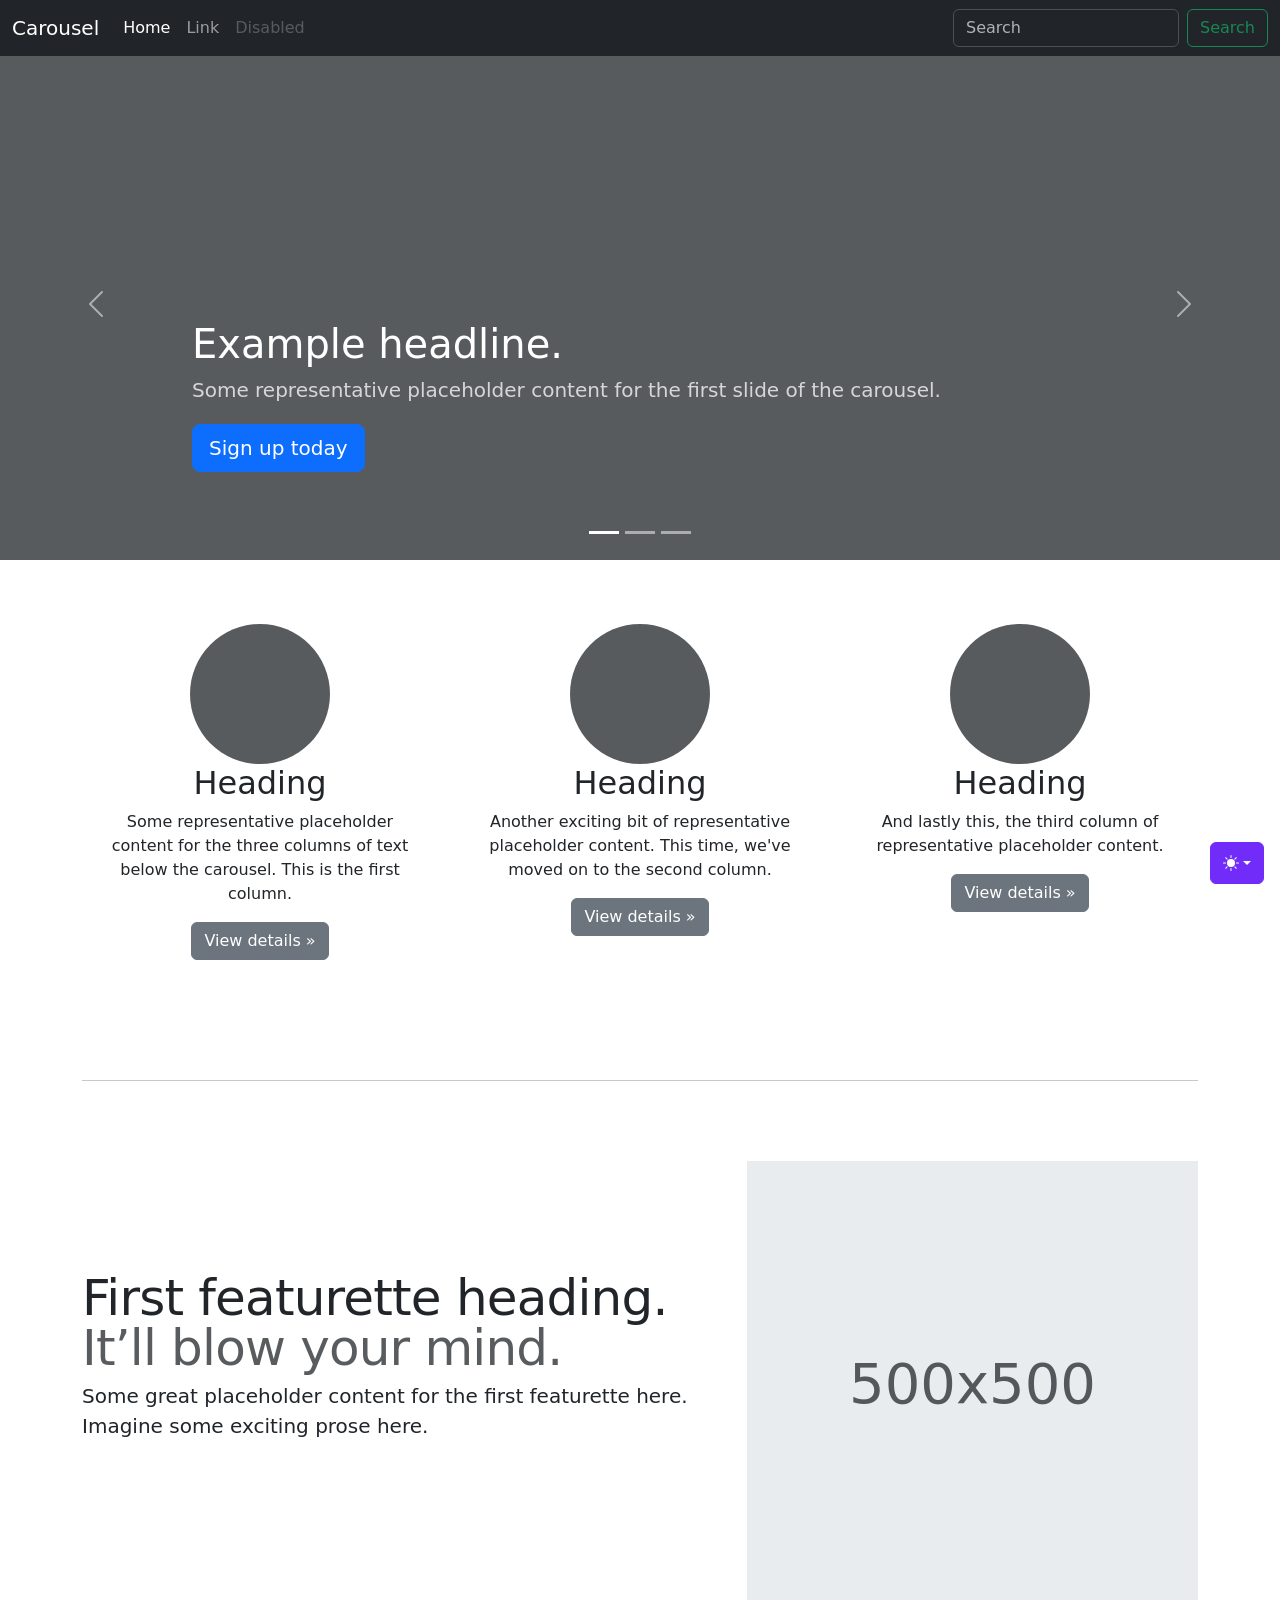
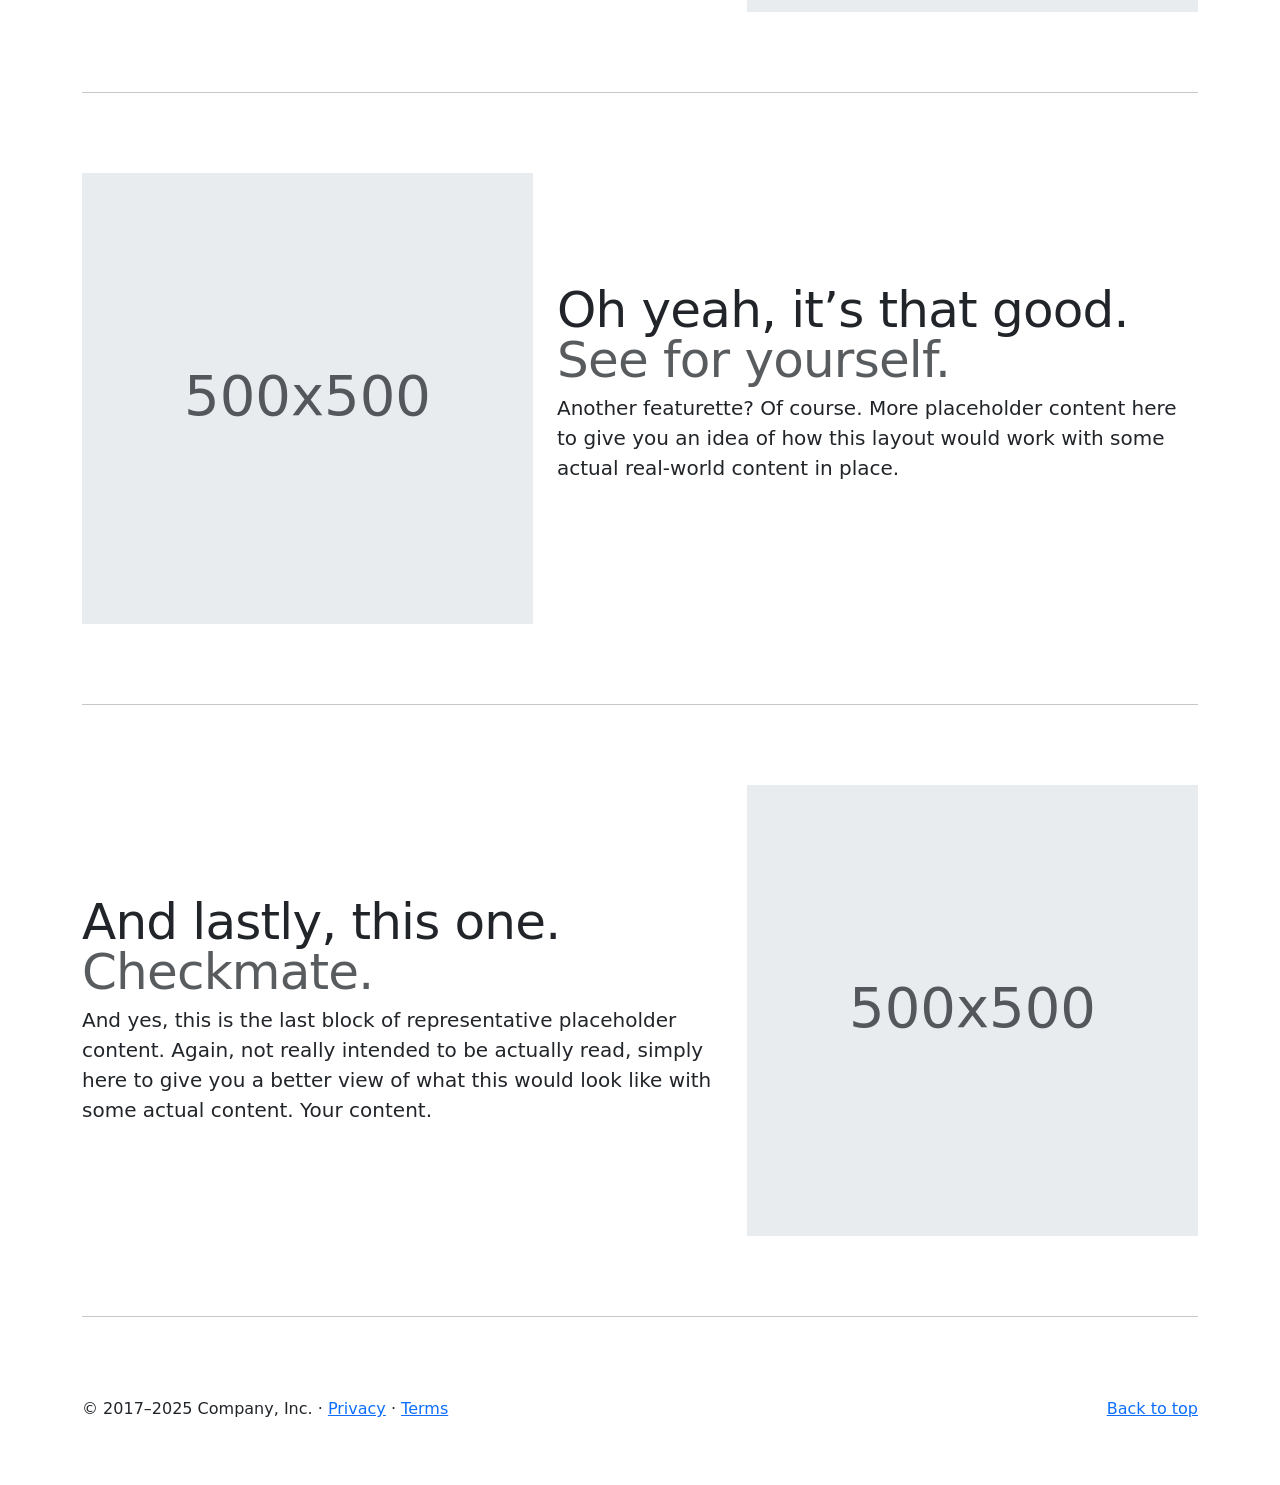
<file: python-projects/hw3/css/bootstrap-5.3.8-examples/carousel/index.html>
<!doctype html>
<html lang="en" data-bs-theme="auto">
  <head>
    <meta charset="utf-8" />
    <meta name="viewport" content="width=device-width, initial-scale=1" />
    <meta name="description" content="" />
    <meta
      name="author"
      content="Mark Otto, Jacob Thornton, and Bootstrap contributors"
    />
    <meta name="generator" content="Astro v5.13.2" />
    <title>Carousel Template · Bootstrap v5.3</title>
    <link
      rel="canonical"
      href="https://getbootstrap.com/docs/5.3/examples/carousel/"
    />
    <script src="../assets/js/color-modes.js"></script>
    <link href="../assets/dist/css/bootstrap.min.css" rel="stylesheet" />
    <meta name="theme-color" content="#712cf9" />
    <link href="carousel.css" rel="stylesheet" />
    <style>
      .bd-placeholder-img {
        font-size: 1.125rem;
        text-anchor: middle;
        -webkit-user-select: none;
        -moz-user-select: none;
        user-select: none;
      }
      @media (min-width: 768px) {
        .bd-placeholder-img-lg {
          font-size: 3.5rem;
        }
      }
      .b-example-divider {
        width: 100%;
        height: 3rem;
        background-color: #0000001a;
        border: solid rgba(0, 0, 0, 0.15);
        border-width: 1px 0;
        box-shadow:
          inset 0 0.5em 1.5em #0000001a,
          inset 0 0.125em 0.5em #00000026;
      }
      .b-example-vr {
        flex-shrink: 0;
        width: 1.5rem;
        height: 100vh;
      }
      .bi {
        vertical-align: -0.125em;
        fill: currentColor;
      }
      .nav-scroller {
        position: relative;
        z-index: 2;
        height: 2.75rem;
        overflow-y: hidden;
      }
      .nav-scroller .nav {
        display: flex;
        flex-wrap: nowrap;
        padding-bottom: 1rem;
        margin-top: -1px;
        overflow-x: auto;
        text-align: center;
        white-space: nowrap;
        -webkit-overflow-scrolling: touch;
      }
      .btn-bd-primary {
        --bd-violet-bg: #712cf9;
        --bd-violet-rgb: 112.520718, 44.062154, 249.437846;
        --bs-btn-font-weight: 600;
        --bs-btn-color: var(--bs-white);
        --bs-btn-bg: var(--bd-violet-bg);
        --bs-btn-border-color: var(--bd-violet-bg);
        --bs-btn-hover-color: var(--bs-white);
        --bs-btn-hover-bg: #6528e0;
        --bs-btn-hover-border-color: #6528e0;
        --bs-btn-focus-shadow-rgb: var(--bd-violet-rgb);
        --bs-btn-active-color: var(--bs-btn-hover-color);
        --bs-btn-active-bg: #5a23c8;
        --bs-btn-active-border-color: #5a23c8;
      }
      .bd-mode-toggle {
        z-index: 1500;
      }
      .bd-mode-toggle .bi {
        width: 1em;
        height: 1em;
      }
      .bd-mode-toggle .dropdown-menu .active .bi {
        display: block !important;
      }
    </style>
  </head>
  <body>
    <svg xmlns="http://www.w3.org/2000/svg" class="d-none">
      <symbol id="check2" viewBox="0 0 16 16">
        <path
          d="M13.854 3.646a.5.5 0 0 1 0 .708l-7 7a.5.5 0 0 1-.708 0l-3.5-3.5a.5.5 0 1 1 .708-.708L6.5 10.293l6.646-6.647a.5.5 0 0 1 .708 0z"
        ></path>
      </symbol>
      <symbol id="circle-half" viewBox="0 0 16 16">
        <path
          d="M8 15A7 7 0 1 0 8 1v14zm0 1A8 8 0 1 1 8 0a8 8 0 0 1 0 16z"
        ></path>
      </symbol>
      <symbol id="moon-stars-fill" viewBox="0 0 16 16">
        <path
          d="M6 .278a.768.768 0 0 1 .08.858 7.208 7.208 0 0 0-.878 3.46c0 4.021 3.278 7.277 7.318 7.277.527 0 1.04-.055 1.533-.16a.787.787 0 0 1 .81.316.733.733 0 0 1-.031.893A8.349 8.349 0 0 1 8.344 16C3.734 16 0 12.286 0 7.71 0 4.266 2.114 1.312 5.124.06A.752.752 0 0 1 6 .278z"
        ></path>
        <path
          d="M10.794 3.148a.217.217 0 0 1 .412 0l.387 1.162c.173.518.579.924 1.097 1.097l1.162.387a.217.217 0 0 1 0 .412l-1.162.387a1.734 1.734 0 0 0-1.097 1.097l-.387 1.162a.217.217 0 0 1-.412 0l-.387-1.162A1.734 1.734 0 0 0 9.31 6.593l-1.162-.387a.217.217 0 0 1 0-.412l1.162-.387a1.734 1.734 0 0 0 1.097-1.097l.387-1.162zM13.863.099a.145.145 0 0 1 .274 0l.258.774c.115.346.386.617.732.732l.774.258a.145.145 0 0 1 0 .274l-.774.258a1.156 1.156 0 0 0-.732.732l-.258.774a.145.145 0 0 1-.274 0l-.258-.774a1.156 1.156 0 0 0-.732-.732l-.774-.258a.145.145 0 0 1 0-.274l.774-.258c.346-.115.617-.386.732-.732L13.863.1z"
        ></path>
      </symbol>
      <symbol id="sun-fill" viewBox="0 0 16 16">
        <path
          d="M8 12a4 4 0 1 0 0-8 4 4 0 0 0 0 8zM8 0a.5.5 0 0 1 .5.5v2a.5.5 0 0 1-1 0v-2A.5.5 0 0 1 8 0zm0 13a.5.5 0 0 1 .5.5v2a.5.5 0 0 1-1 0v-2A.5.5 0 0 1 8 13zm8-5a.5.5 0 0 1-.5.5h-2a.5.5 0 0 1 0-1h2a.5.5 0 0 1 .5.5zM3 8a.5.5 0 0 1-.5.5h-2a.5.5 0 0 1 0-1h2A.5.5 0 0 1 3 8zm10.657-5.657a.5.5 0 0 1 0 .707l-1.414 1.415a.5.5 0 1 1-.707-.708l1.414-1.414a.5.5 0 0 1 .707 0zm-9.193 9.193a.5.5 0 0 1 0 .707L3.05 13.657a.5.5 0 0 1-.707-.707l1.414-1.414a.5.5 0 0 1 .707 0zm9.193 2.121a.5.5 0 0 1-.707 0l-1.414-1.414a.5.5 0 0 1 .707-.707l1.414 1.414a.5.5 0 0 1 0 .707zM4.464 4.465a.5.5 0 0 1-.707 0L2.343 3.05a.5.5 0 1 1 .707-.707l1.414 1.414a.5.5 0 0 1 0 .708z"
        ></path>
      </symbol>
    </svg>
    <div
      class="dropdown position-fixed bottom-0 end-0 mb-3 me-3 bd-mode-toggle"
    >
      <button
        class="btn btn-bd-primary py-2 dropdown-toggle d-flex align-items-center"
        id="bd-theme"
        type="button"
        aria-expanded="false"
        data-bs-toggle="dropdown"
        aria-label="Toggle theme (auto)"
      >
        <svg class="bi my-1 theme-icon-active" aria-hidden="true">
          <use href="#circle-half"></use>
        </svg>
        <span class="visually-hidden" id="bd-theme-text">Toggle theme</span>
      </button>
      <ul
        class="dropdown-menu dropdown-menu-end shadow"
        aria-labelledby="bd-theme-text"
      >
        <li>
          <button
            type="button"
            class="dropdown-item d-flex align-items-center"
            data-bs-theme-value="light"
            aria-pressed="false"
          >
            <svg class="bi me-2 opacity-50" aria-hidden="true">
              <use href="#sun-fill"></use>
            </svg>
            Light
            <svg class="bi ms-auto d-none" aria-hidden="true">
              <use href="#check2"></use>
            </svg>
          </button>
        </li>
        <li>
          <button
            type="button"
            class="dropdown-item d-flex align-items-center"
            data-bs-theme-value="dark"
            aria-pressed="false"
          >
            <svg class="bi me-2 opacity-50" aria-hidden="true">
              <use href="#moon-stars-fill"></use>
            </svg>
            Dark
            <svg class="bi ms-auto d-none" aria-hidden="true">
              <use href="#check2"></use>
            </svg>
          </button>
        </li>
        <li>
          <button
            type="button"
            class="dropdown-item d-flex align-items-center active"
            data-bs-theme-value="auto"
            aria-pressed="true"
          >
            <svg class="bi me-2 opacity-50" aria-hidden="true">
              <use href="#circle-half"></use>
            </svg>
            Auto
            <svg class="bi ms-auto d-none" aria-hidden="true">
              <use href="#check2"></use>
            </svg>
          </button>
        </li>
      </ul>
    </div>
    <header data-bs-theme="dark">
      <nav class="navbar navbar-expand-md navbar-dark fixed-top bg-dark">
        <div class="container-fluid">
          <a class="navbar-brand" href="#">Carousel</a>
          <button
            class="navbar-toggler"
            type="button"
            data-bs-toggle="collapse"
            data-bs-target="#navbarCollapse"
            aria-controls="navbarCollapse"
            aria-expanded="false"
            aria-label="Toggle navigation"
          >
            <span class="navbar-toggler-icon"></span>
          </button>
          <div class="collapse navbar-collapse" id="navbarCollapse">
            <ul class="navbar-nav me-auto mb-2 mb-md-0">
              <li class="nav-item">
                <a class="nav-link active" aria-current="page" href="#">Home</a>
              </li>
              <li class="nav-item"><a class="nav-link" href="#">Link</a></li>
              <li class="nav-item">
                <a class="nav-link disabled" aria-disabled="true">Disabled</a>
              </li>
            </ul>
            <form class="d-flex" role="search">
              <input
                class="form-control me-2"
                type="search"
                placeholder="Search"
                aria-label="Search"
              />
              <button class="btn btn-outline-success" type="submit">
                Search
              </button>
            </form>
          </div>
        </div>
      </nav>
    </header>
    <main>
      <div id="myCarousel" class="carousel slide mb-6" data-bs-ride="carousel">
        <div class="carousel-indicators">
          <button
            type="button"
            data-bs-target="#myCarousel"
            data-bs-slide-to="0"
            class="active"
            aria-current="true"
            aria-label="Slide 1"
          ></button>
          <button
            type="button"
            data-bs-target="#myCarousel"
            data-bs-slide-to="1"
            aria-label="Slide 2"
          ></button>
          <button
            type="button"
            data-bs-target="#myCarousel"
            data-bs-slide-to="2"
            aria-label="Slide 3"
          ></button>
        </div>
        <div class="carousel-inner">
          <div class="carousel-item active">
            <svg
              aria-hidden="true"
              class="bd-placeholder-img"
              height="100%"
              preserveAspectRatio="xMidYMid slice"
              width="100%"
              xmlns="http://www.w3.org/2000/svg"
            >
              <rect
                width="100%"
                height="100%"
                fill="var(--bs-secondary-color)"
              ></rect>
            </svg>
            <div class="container">
              <div class="carousel-caption text-start">
                <h1>Example headline.</h1>
                <p class="opacity-75">
                  Some representative placeholder content for the first slide of
                  the carousel.
                </p>
                <p>
                  <a class="btn btn-lg btn-primary" href="#">Sign up today</a>
                </p>
              </div>
            </div>
          </div>
          <div class="carousel-item">
            <svg
              aria-hidden="true"
              class="bd-placeholder-img"
              height="100%"
              preserveAspectRatio="xMidYMid slice"
              width="100%"
              xmlns="http://www.w3.org/2000/svg"
            >
              <rect
                width="100%"
                height="100%"
                fill="var(--bs-secondary-color)"
              ></rect>
            </svg>
            <div class="container">
              <div class="carousel-caption">
                <h1>Another example headline.</h1>
                <p>
                  Some representative placeholder content for the second slide
                  of the carousel.
                </p>
                <p><a class="btn btn-lg btn-primary" href="#">Learn more</a></p>
              </div>
            </div>
          </div>
          <div class="carousel-item">
            <svg
              aria-hidden="true"
              class="bd-placeholder-img"
              height="100%"
              preserveAspectRatio="xMidYMid slice"
              width="100%"
              xmlns="http://www.w3.org/2000/svg"
            >
              <rect
                width="100%"
                height="100%"
                fill="var(--bs-secondary-color)"
              ></rect>
            </svg>
            <div class="container">
              <div class="carousel-caption text-end">
                <h1>One more for good measure.</h1>
                <p>
                  Some representative placeholder content for the third slide of
                  this carousel.
                </p>
                <p>
                  <a class="btn btn-lg btn-primary" href="#">Browse gallery</a>
                </p>
              </div>
            </div>
          </div>
        </div>
        <button
          class="carousel-control-prev"
          type="button"
          data-bs-target="#myCarousel"
          data-bs-slide="prev"
        >
          <span class="carousel-control-prev-icon" aria-hidden="true"></span>
          <span class="visually-hidden">Previous</span>
        </button>
        <button
          class="carousel-control-next"
          type="button"
          data-bs-target="#myCarousel"
          data-bs-slide="next"
        >
          <span class="carousel-control-next-icon" aria-hidden="true"></span>
          <span class="visually-hidden">Next</span>
        </button>
      </div>
      <!-- Marketing messaging and featurettes
  ================================================== -->
      <!-- Wrap the rest of the page in another container to center all the content. -->
      <div class="container marketing">
        <!-- Three columns of text below the carousel -->
        <div class="row">
          <div class="col-lg-4">
            <svg
              aria-label="Placeholder"
              class="bd-placeholder-img rounded-circle"
              height="140"
              preserveAspectRatio="xMidYMid slice"
              role="img"
              width="140"
              xmlns="http://www.w3.org/2000/svg"
            >
              <title>Placeholder</title>
              <rect
                width="100%"
                height="100%"
                fill="var(--bs-secondary-color)"
              ></rect>
            </svg>
            <h2 class="fw-normal">Heading</h2>
            <p>
              Some representative placeholder content for the three columns of
              text below the carousel. This is the first column.
            </p>
            <p>
              <a class="btn btn-secondary" href="#">View details &raquo;</a>
            </p>
          </div>
          <!-- /.col-lg-4 -->
          <div class="col-lg-4">
            <svg
              aria-label="Placeholder"
              class="bd-placeholder-img rounded-circle"
              height="140"
              preserveAspectRatio="xMidYMid slice"
              role="img"
              width="140"
              xmlns="http://www.w3.org/2000/svg"
            >
              <title>Placeholder</title>
              <rect
                width="100%"
                height="100%"
                fill="var(--bs-secondary-color)"
              ></rect>
            </svg>
            <h2 class="fw-normal">Heading</h2>
            <p>
              Another exciting bit of representative placeholder content. This
              time, we've moved on to the second column.
            </p>
            <p>
              <a class="btn btn-secondary" href="#">View details &raquo;</a>
            </p>
          </div>
          <!-- /.col-lg-4 -->
          <div class="col-lg-4">
            <svg
              aria-label="Placeholder"
              class="bd-placeholder-img rounded-circle"
              height="140"
              preserveAspectRatio="xMidYMid slice"
              role="img"
              width="140"
              xmlns="http://www.w3.org/2000/svg"
            >
              <title>Placeholder</title>
              <rect
                width="100%"
                height="100%"
                fill="var(--bs-secondary-color)"
              ></rect>
            </svg>
            <h2 class="fw-normal">Heading</h2>
            <p>
              And lastly this, the third column of representative placeholder
              content.
            </p>
            <p>
              <a class="btn btn-secondary" href="#">View details &raquo;</a>
            </p>
          </div>
          <!-- /.col-lg-4 -->
        </div>
        <!-- /.row -->
        <!-- START THE FEATURETTES -->
        <hr class="featurette-divider" />
        <div class="row featurette">
          <div class="col-md-7">
            <h2 class="featurette-heading fw-normal lh-1">
              First featurette heading.
              <span class="text-body-secondary">It’ll blow your mind.</span>
            </h2>
            <p class="lead">
              Some great placeholder content for the first featurette here.
              Imagine some exciting prose here.
            </p>
          </div>
          <div class="col-md-5">
            <svg
              aria-label="Placeholder: 500x500"
              class="bd-placeholder-img bd-placeholder-img-lg featurette-image img-fluid mx-auto"
              height="500"
              preserveAspectRatio="xMidYMid slice"
              role="img"
              width="500"
              xmlns="http://www.w3.org/2000/svg"
            >
              <title>Placeholder</title>
              <rect
                width="100%"
                height="100%"
                fill="var(--bs-secondary-bg)"
              ></rect>
              <text x="50%" y="50%" fill="var(--bs-secondary-color)" dy=".3em">
                500x500
              </text>
            </svg>
          </div>
        </div>
        <hr class="featurette-divider" />
        <div class="row featurette">
          <div class="col-md-7 order-md-2">
            <h2 class="featurette-heading fw-normal lh-1">
              Oh yeah, it’s that good.
              <span class="text-body-secondary">See for yourself.</span>
            </h2>
            <p class="lead">
              Another featurette? Of course. More placeholder content here to
              give you an idea of how this layout would work with some actual
              real-world content in place.
            </p>
          </div>
          <div class="col-md-5 order-md-1">
            <svg
              aria-label="Placeholder: 500x500"
              class="bd-placeholder-img bd-placeholder-img-lg featurette-image img-fluid mx-auto"
              height="500"
              preserveAspectRatio="xMidYMid slice"
              role="img"
              width="500"
              xmlns="http://www.w3.org/2000/svg"
            >
              <title>Placeholder</title>
              <rect
                width="100%"
                height="100%"
                fill="var(--bs-secondary-bg)"
              ></rect>
              <text x="50%" y="50%" fill="var(--bs-secondary-color)" dy=".3em">
                500x500
              </text>
            </svg>
          </div>
        </div>
        <hr class="featurette-divider" />
        <div class="row featurette">
          <div class="col-md-7">
            <h2 class="featurette-heading fw-normal lh-1">
              And lastly, this one.
              <span class="text-body-secondary">Checkmate.</span>
            </h2>
            <p class="lead">
              And yes, this is the last block of representative placeholder
              content. Again, not really intended to be actually read, simply
              here to give you a better view of what this would look like with
              some actual content. Your content.
            </p>
          </div>
          <div class="col-md-5">
            <svg
              aria-label="Placeholder: 500x500"
              class="bd-placeholder-img bd-placeholder-img-lg featurette-image img-fluid mx-auto"
              height="500"
              preserveAspectRatio="xMidYMid slice"
              role="img"
              width="500"
              xmlns="http://www.w3.org/2000/svg"
            >
              <title>Placeholder</title>
              <rect
                width="100%"
                height="100%"
                fill="var(--bs-secondary-bg)"
              ></rect>
              <text x="50%" y="50%" fill="var(--bs-secondary-color)" dy=".3em">
                500x500
              </text>
            </svg>
          </div>
        </div>
        <hr class="featurette-divider" />
        <!-- /END THE FEATURETTES -->
      </div>
      <!-- /.container -->
      <!-- FOOTER -->
      <footer class="container">
        <p class="float-end"><a href="#">Back to top</a></p>
        <p>
          &copy; 2017–2025 Company, Inc. &middot;
          <a href="#">Privacy</a> &middot; <a href="#">Terms</a>
        </p>
      </footer>
    </main>
    <script
      src="../assets/dist/js/bootstrap.bundle.min.js"
      class="astro-vvvwv3sm"
    ></script>
  </body>
</html>
</file>
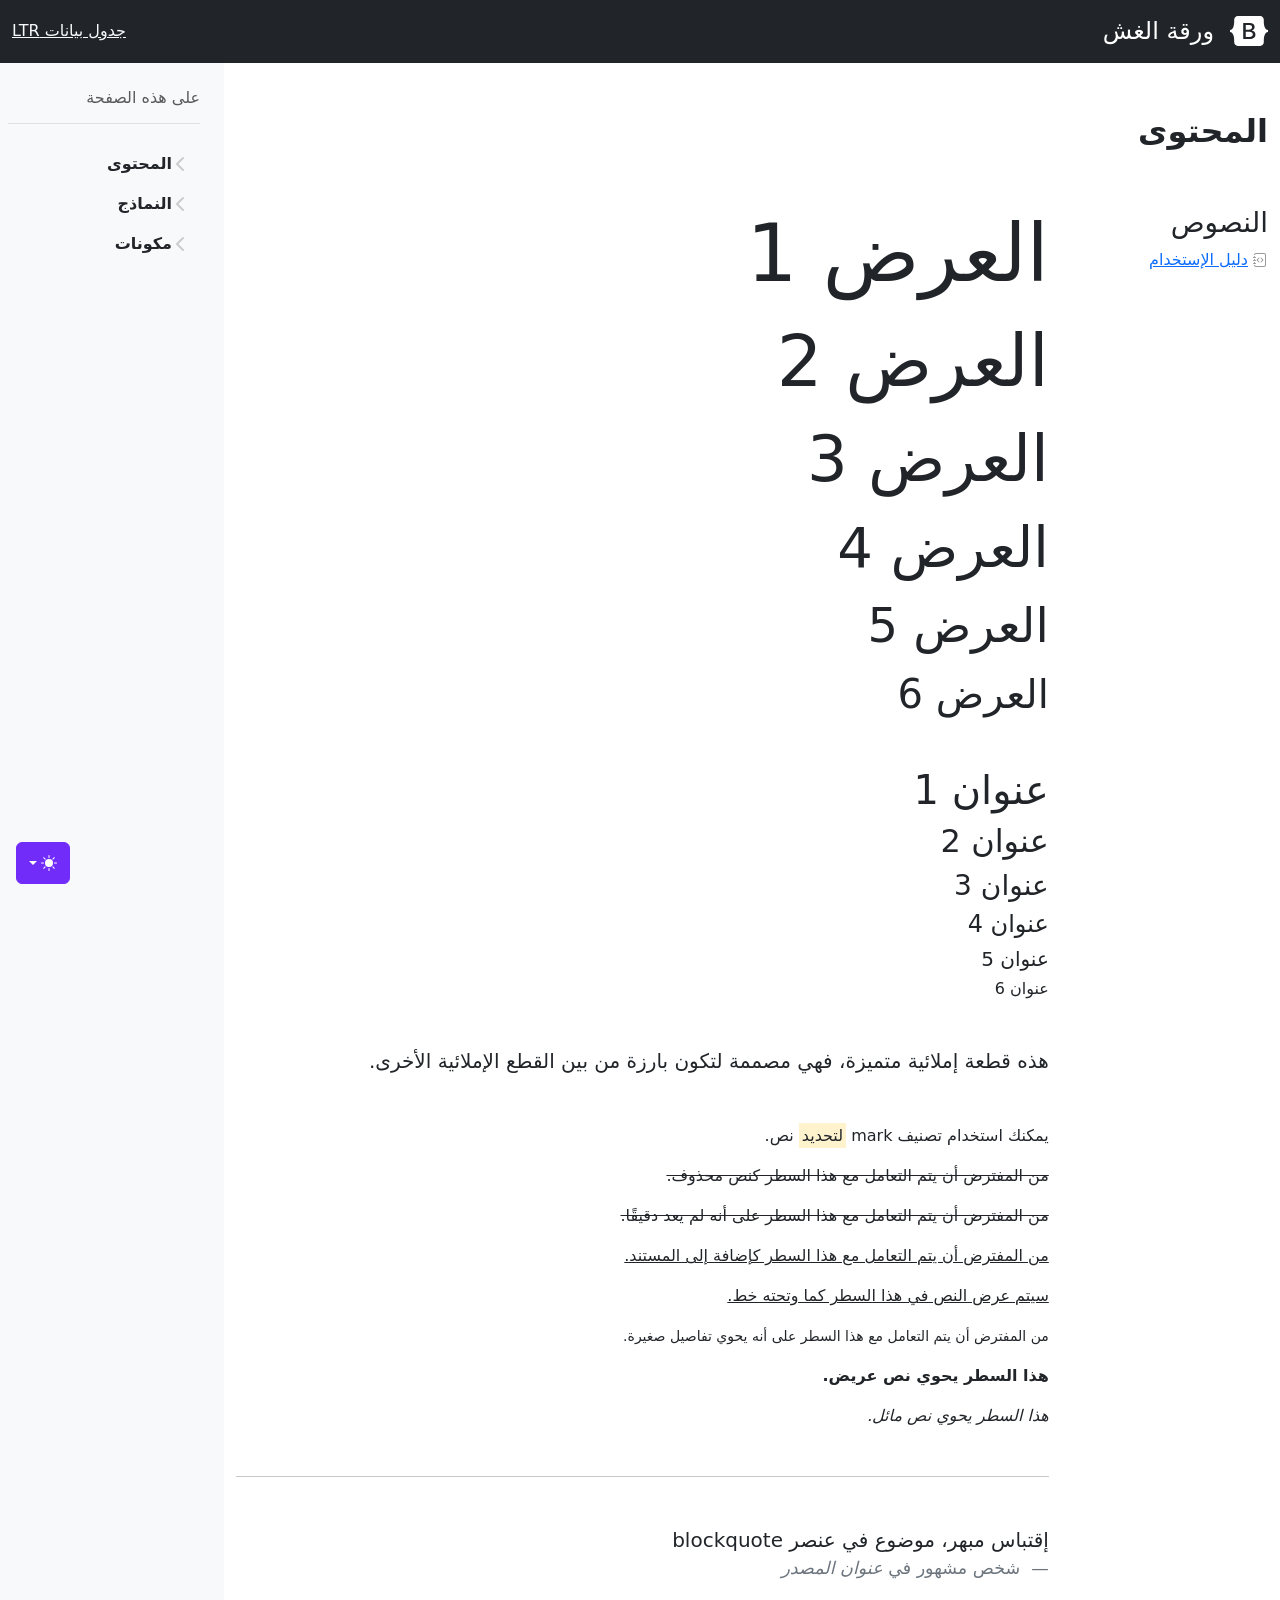
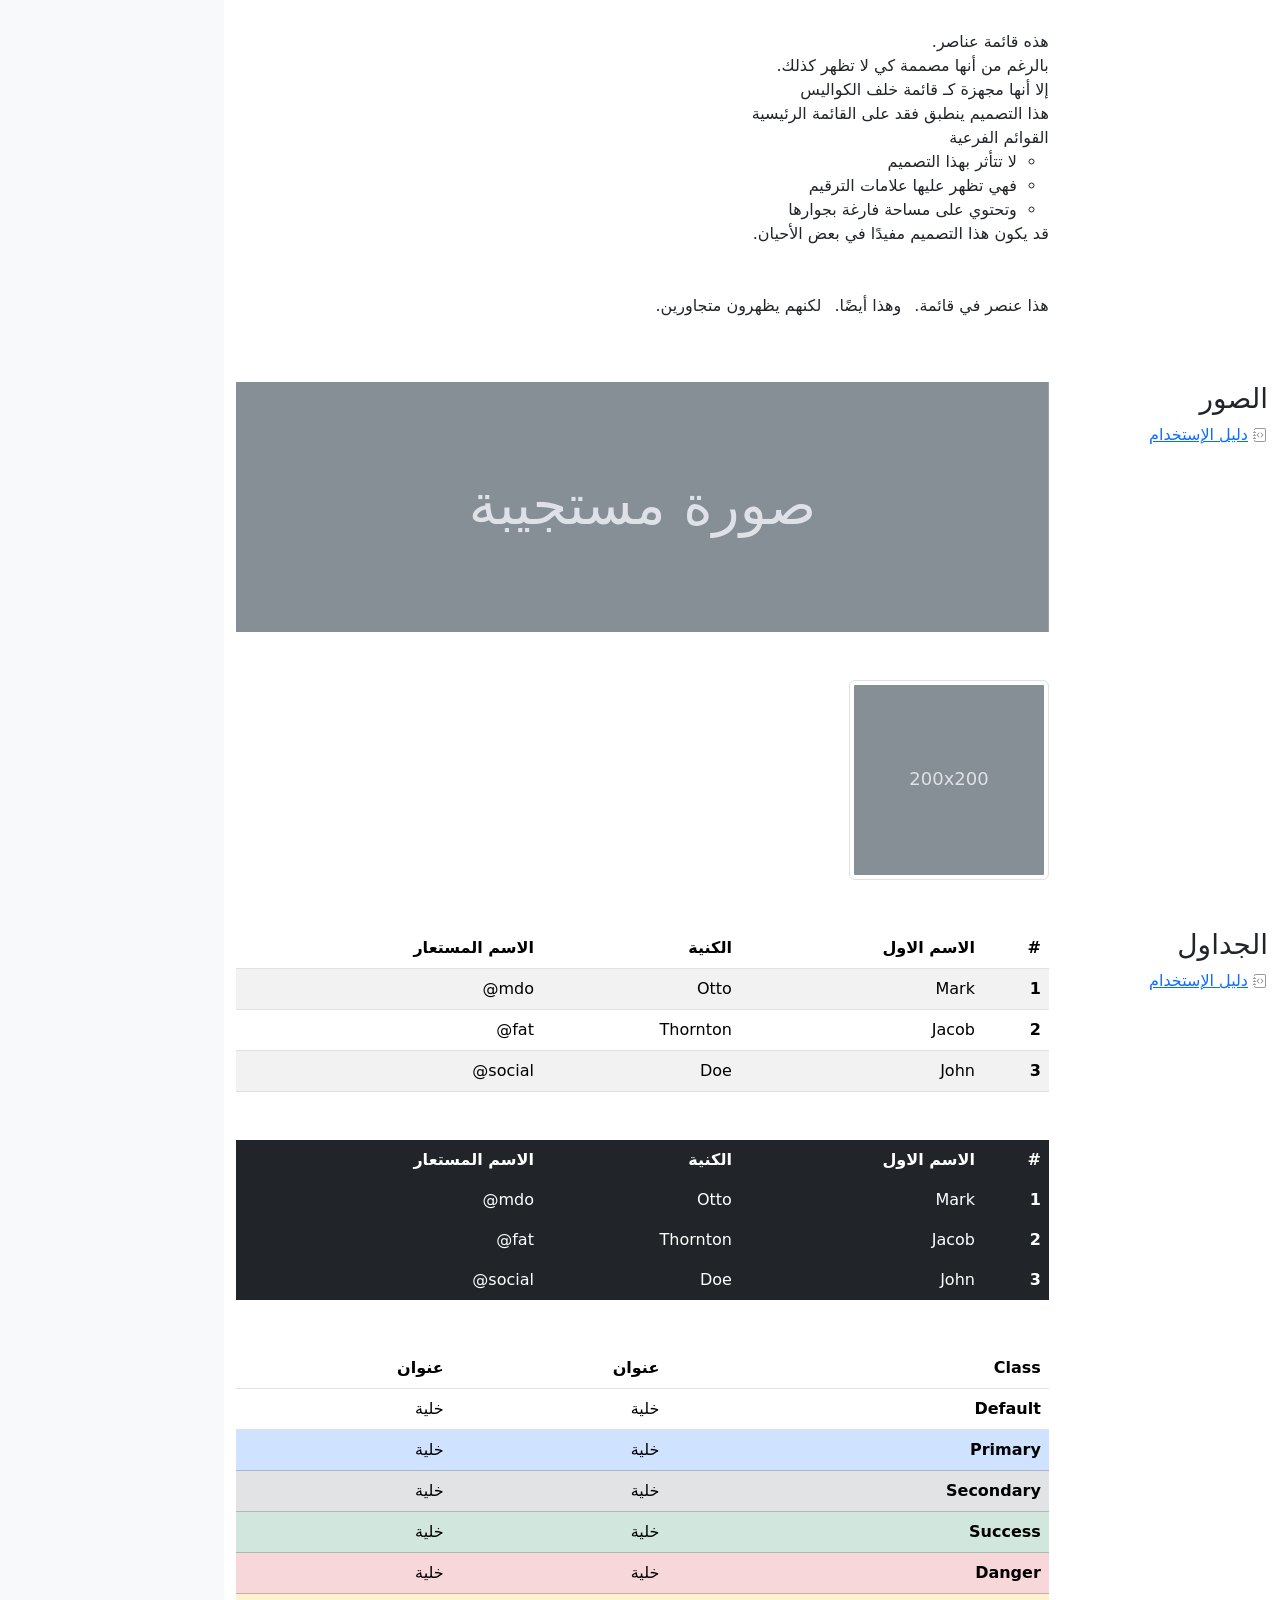
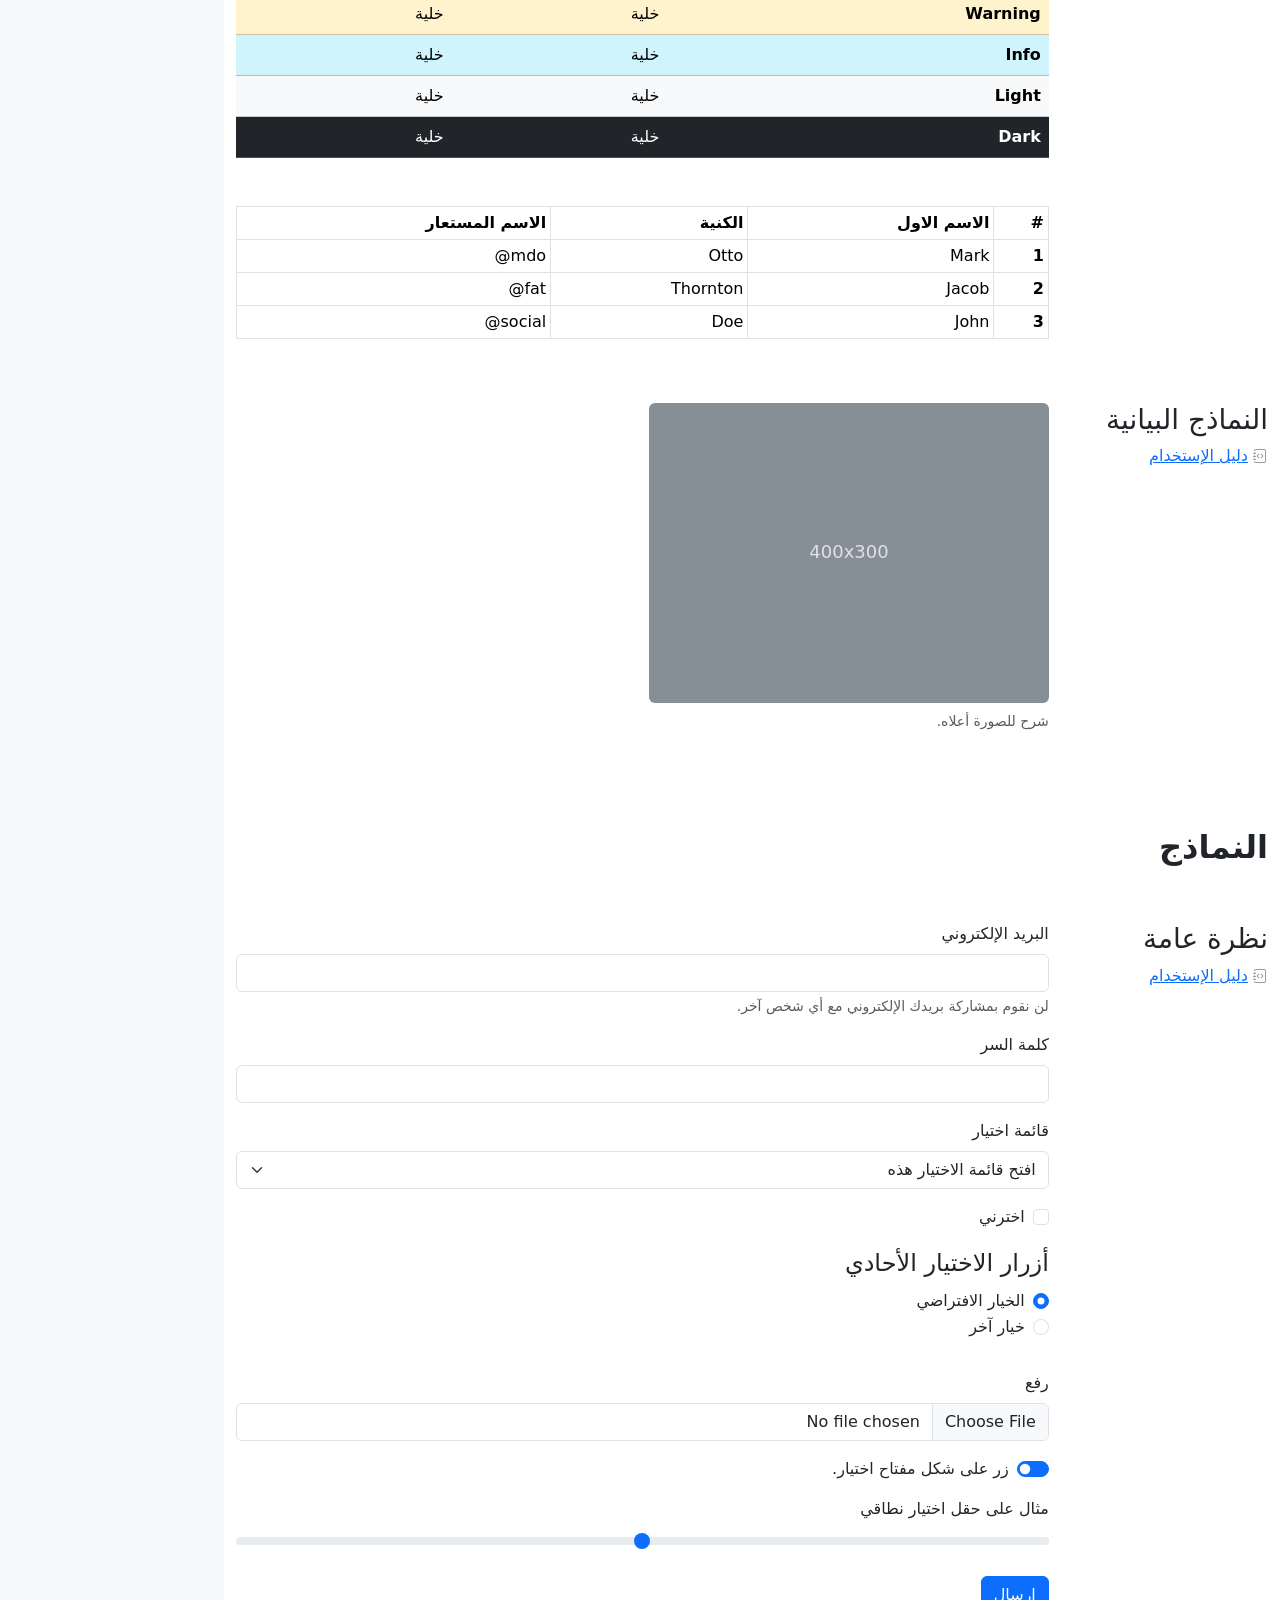
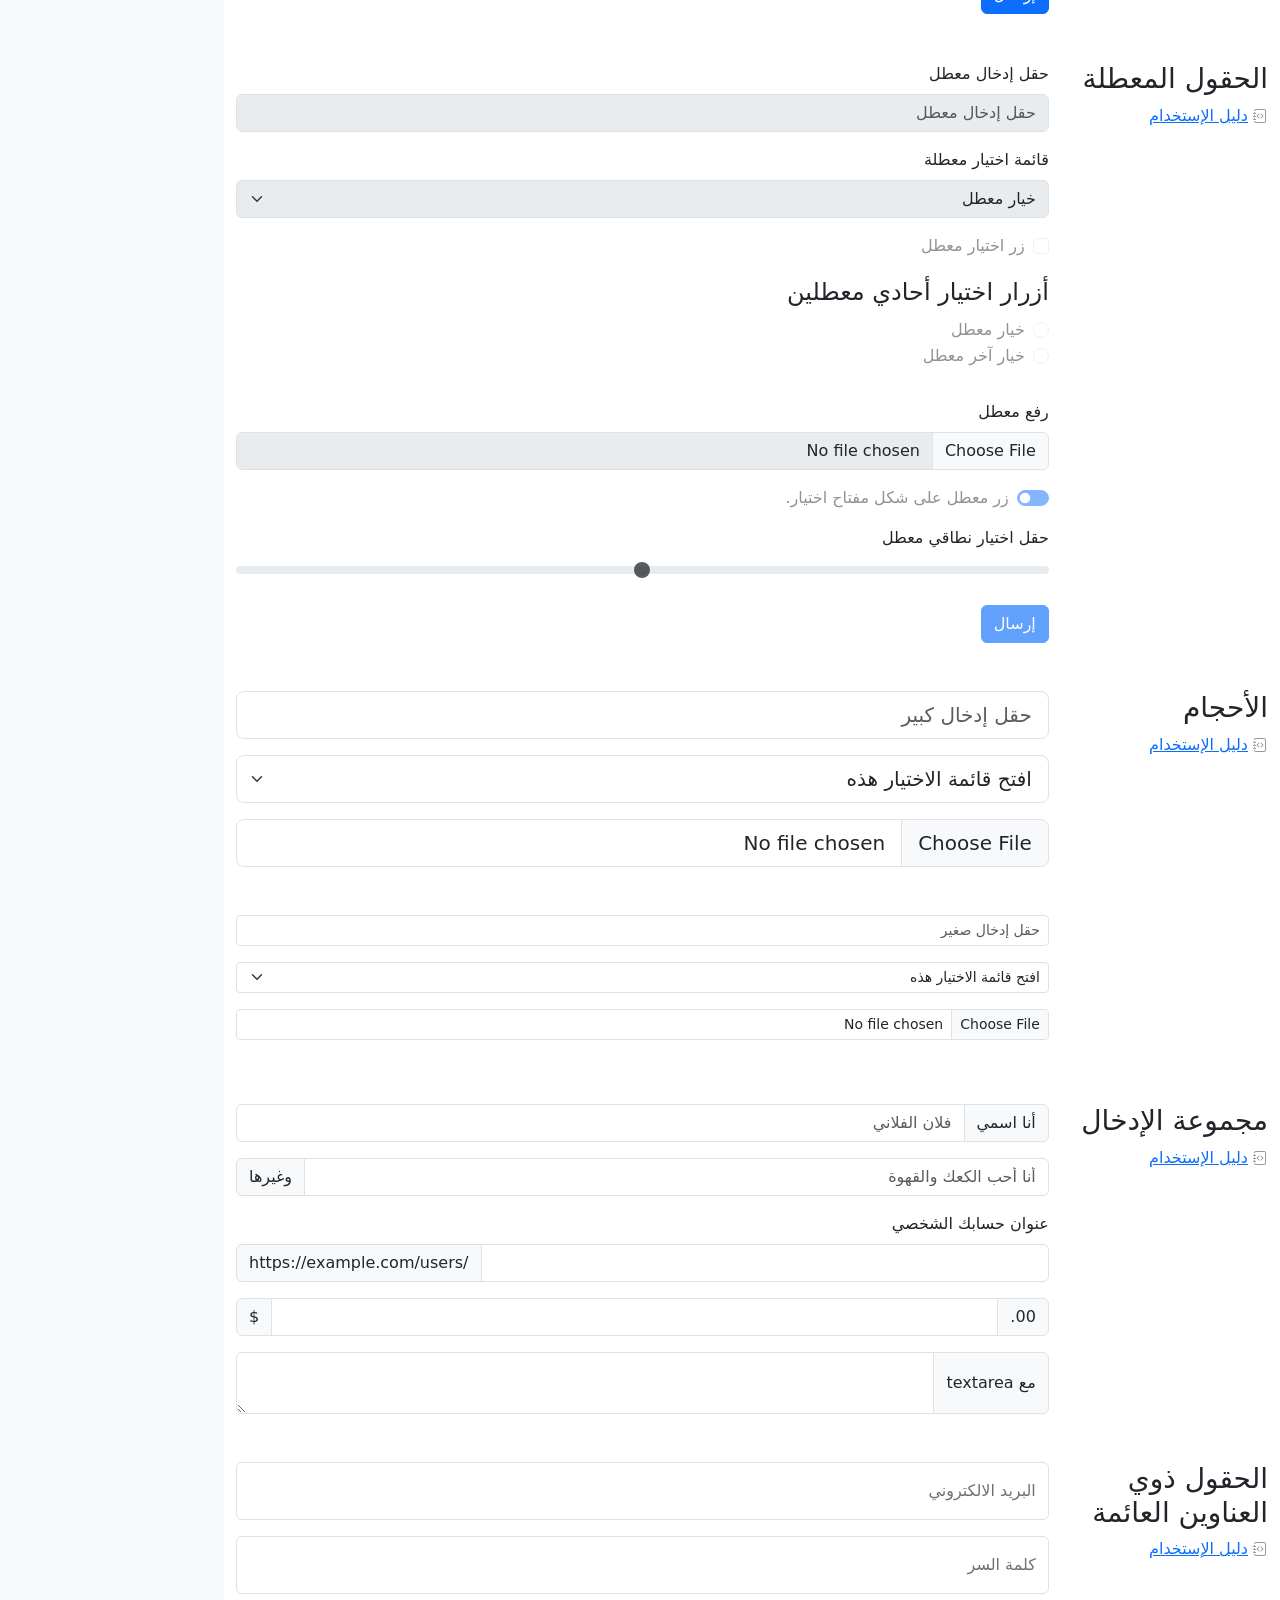
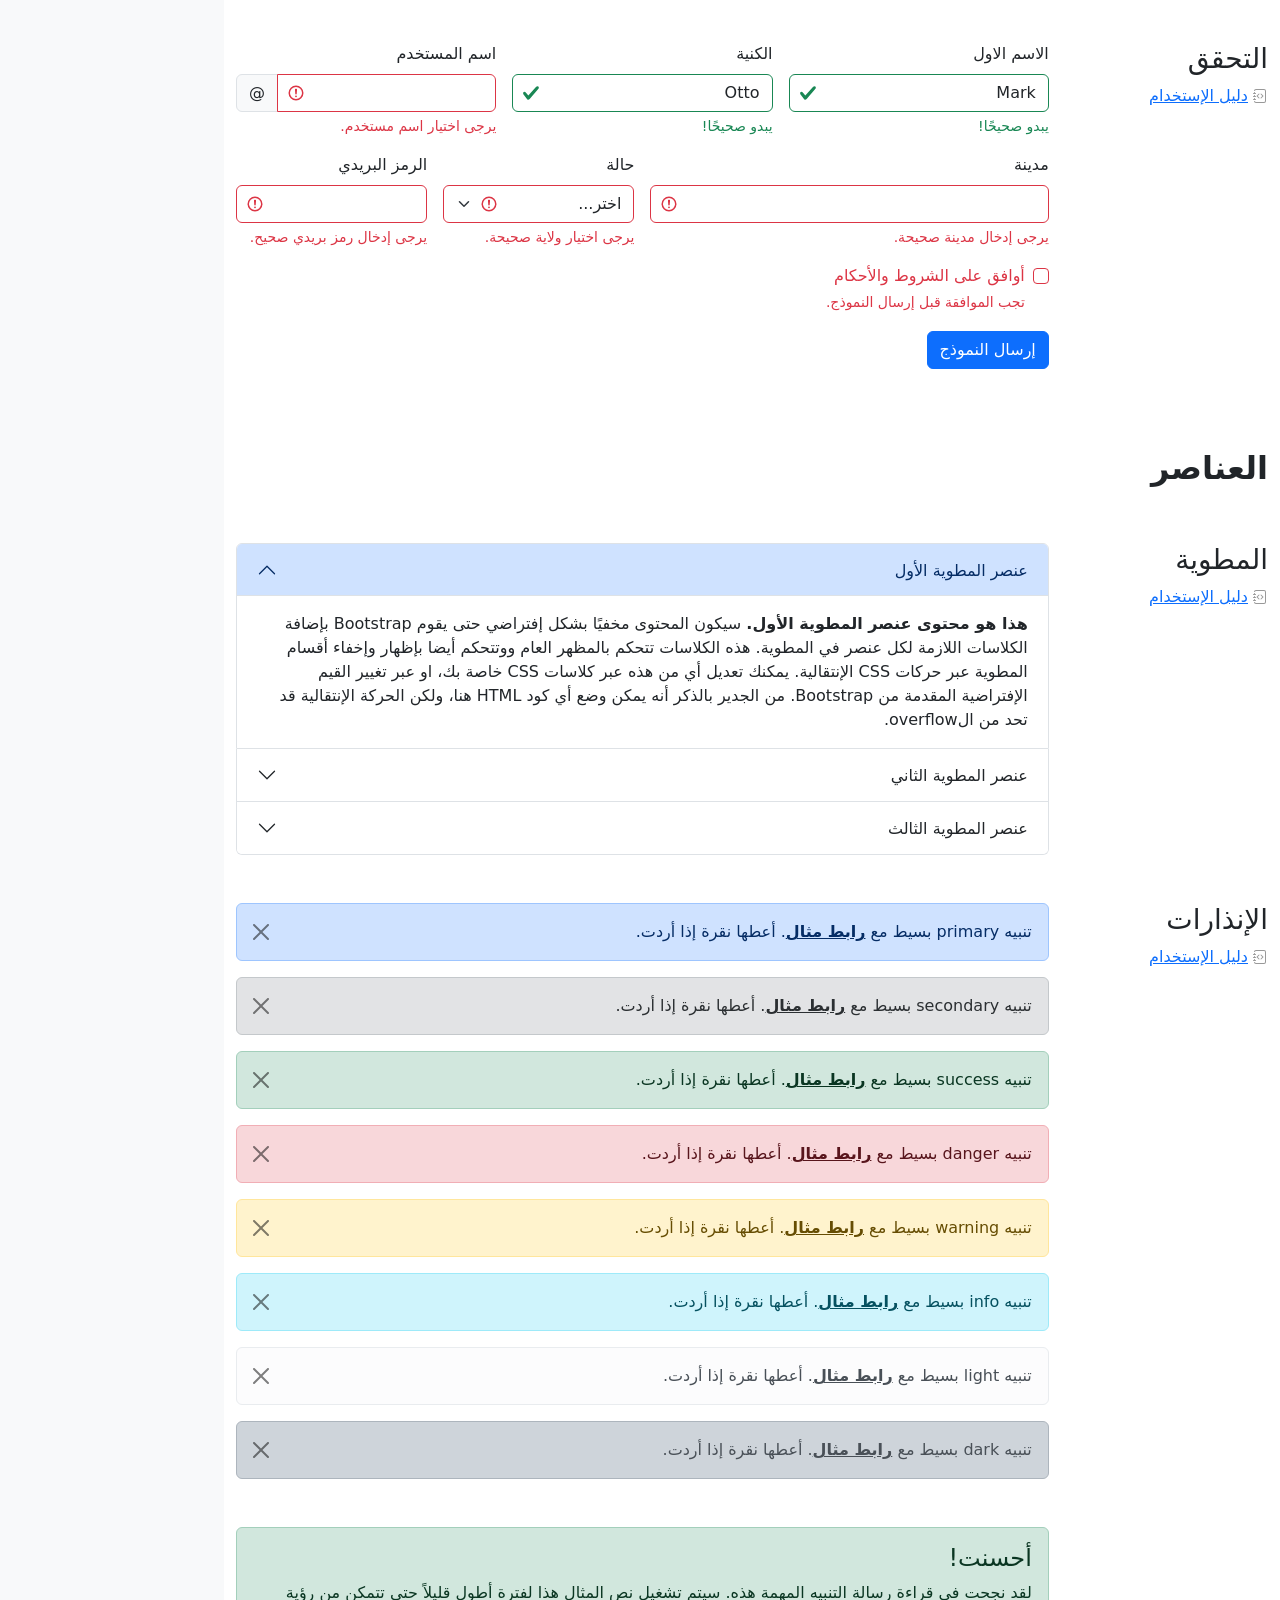
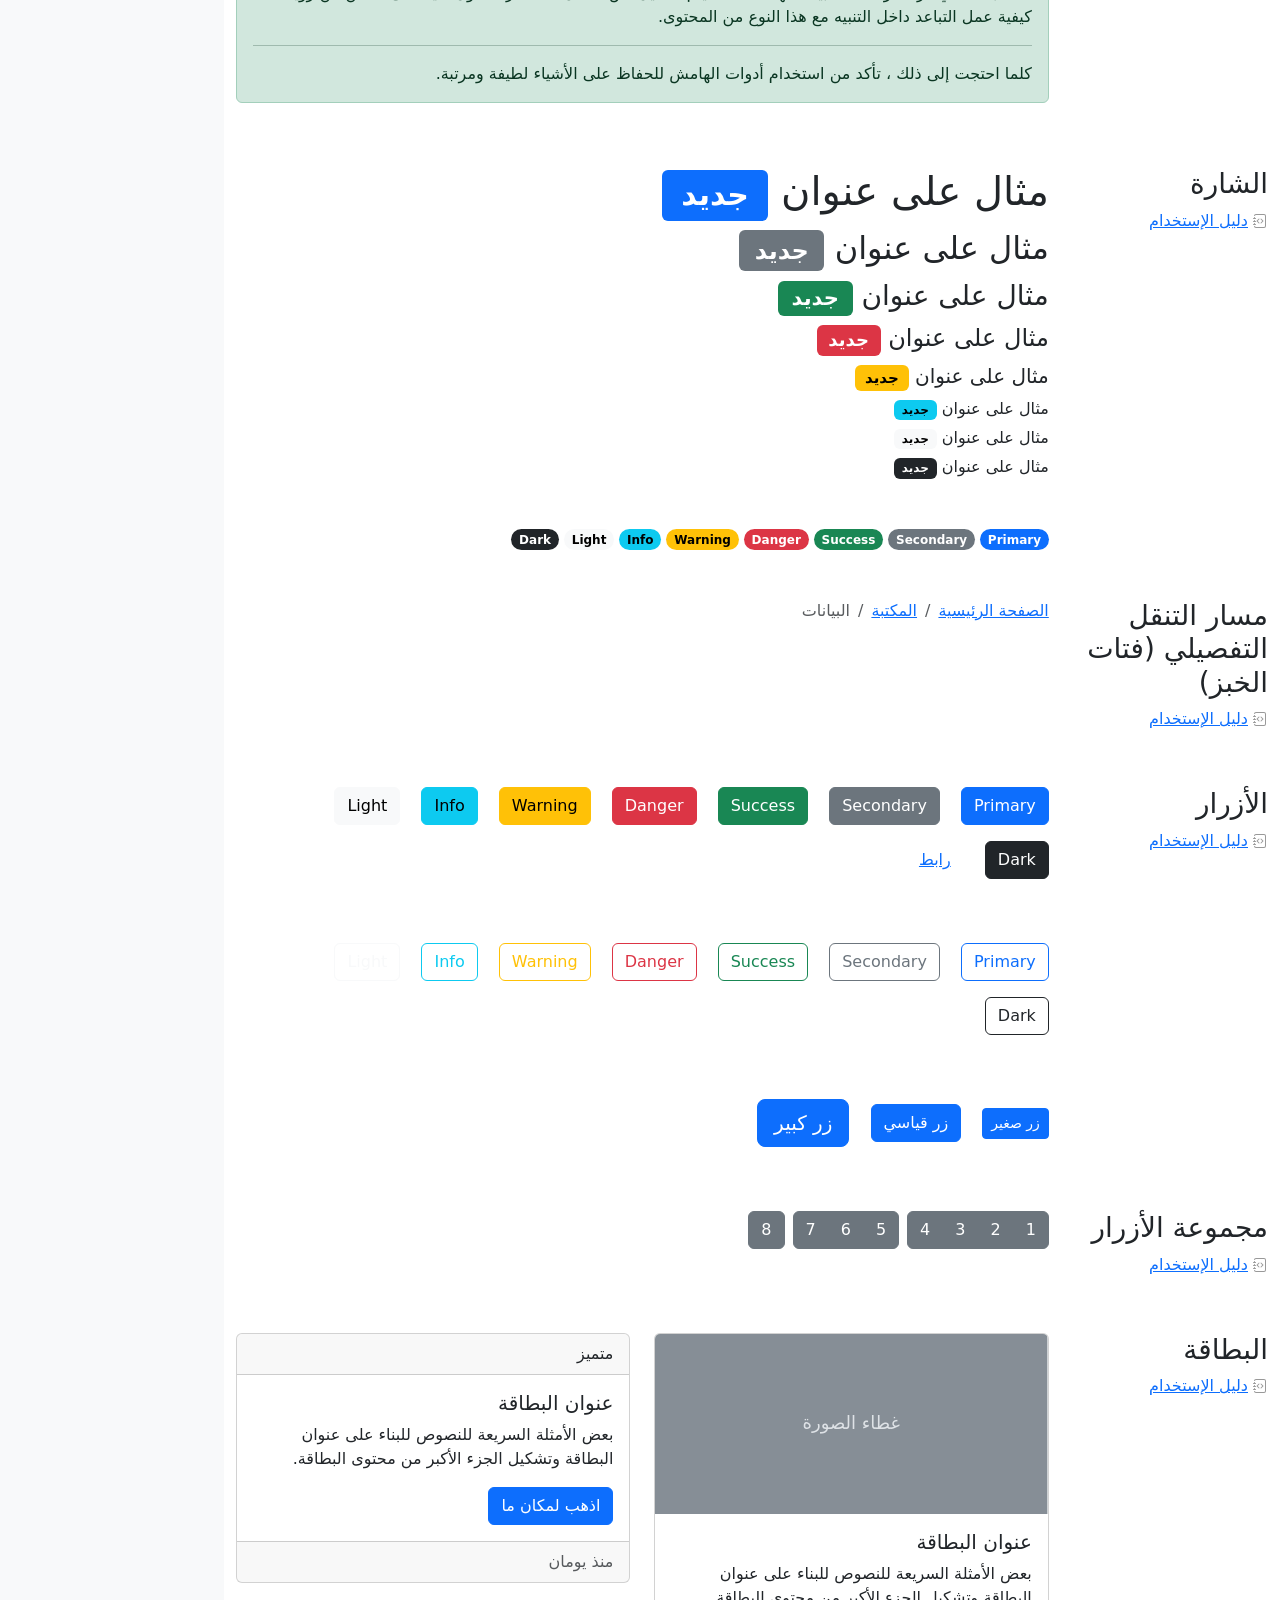
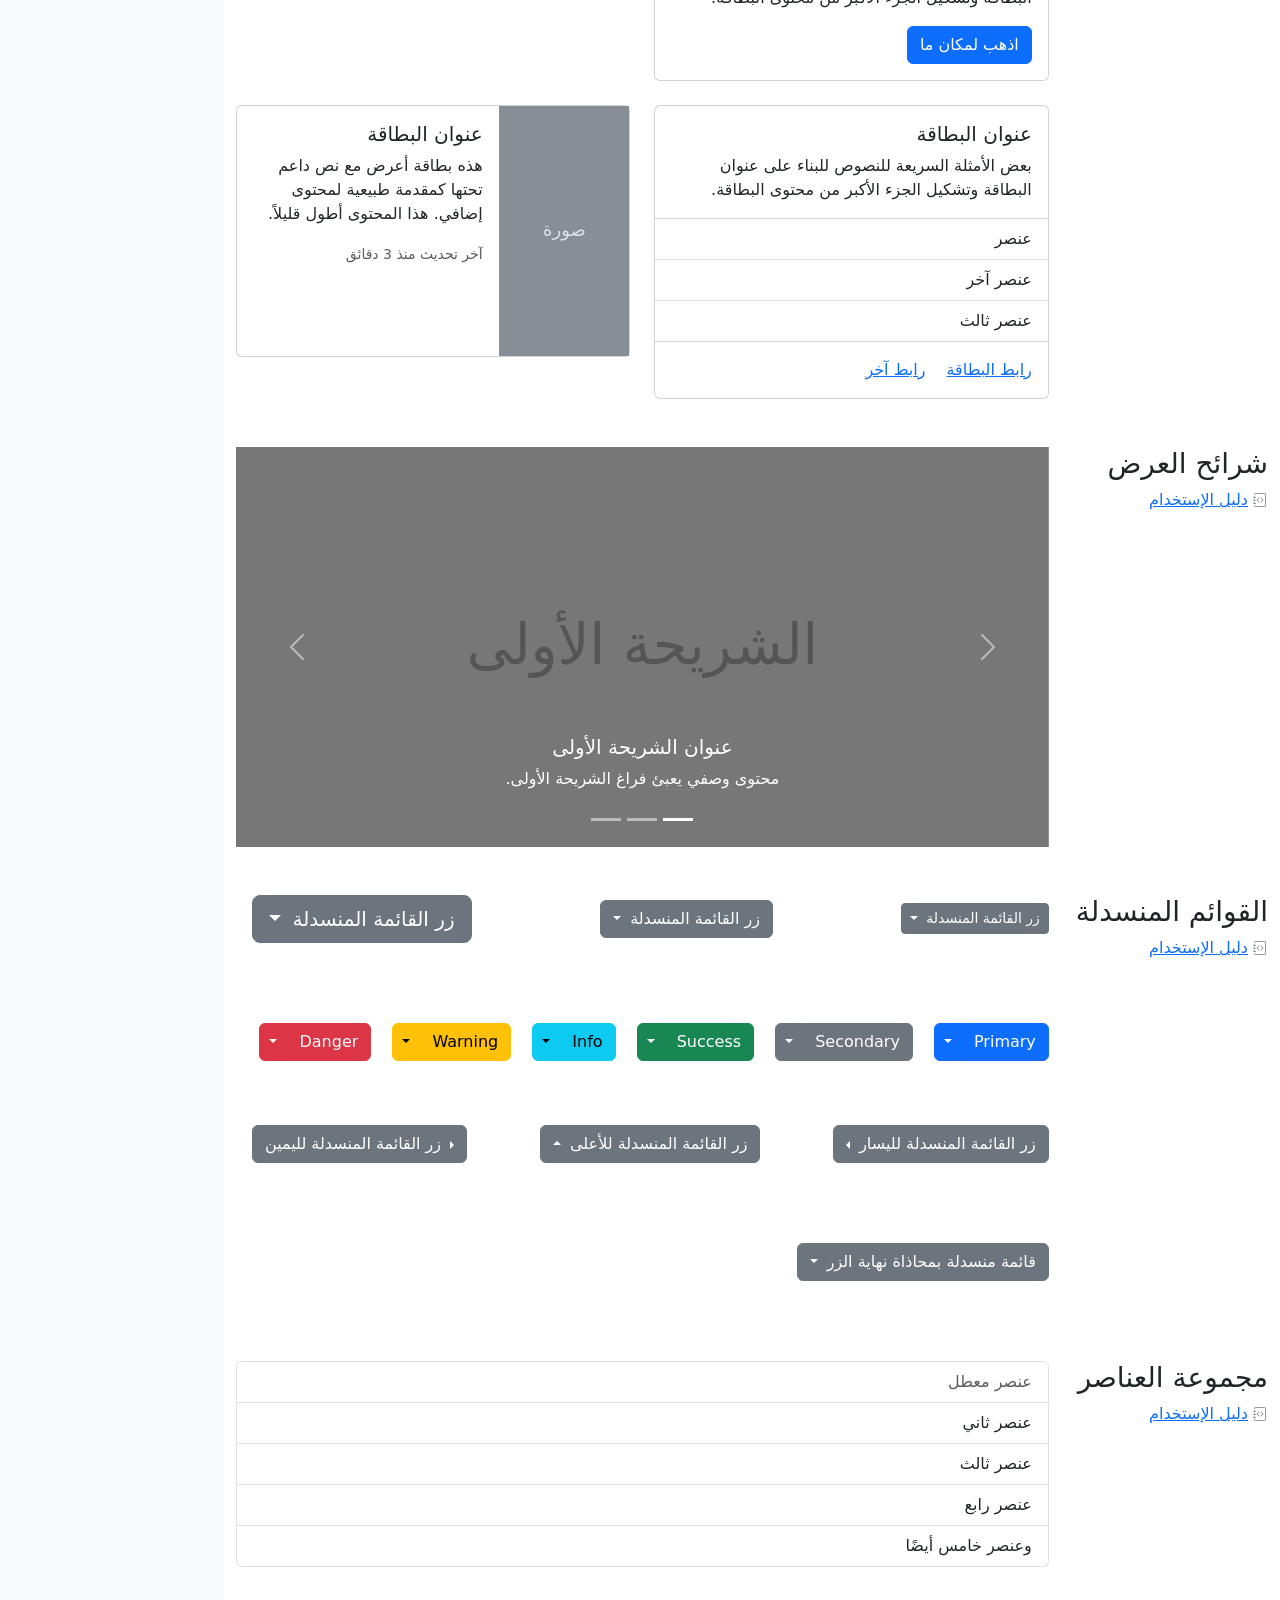
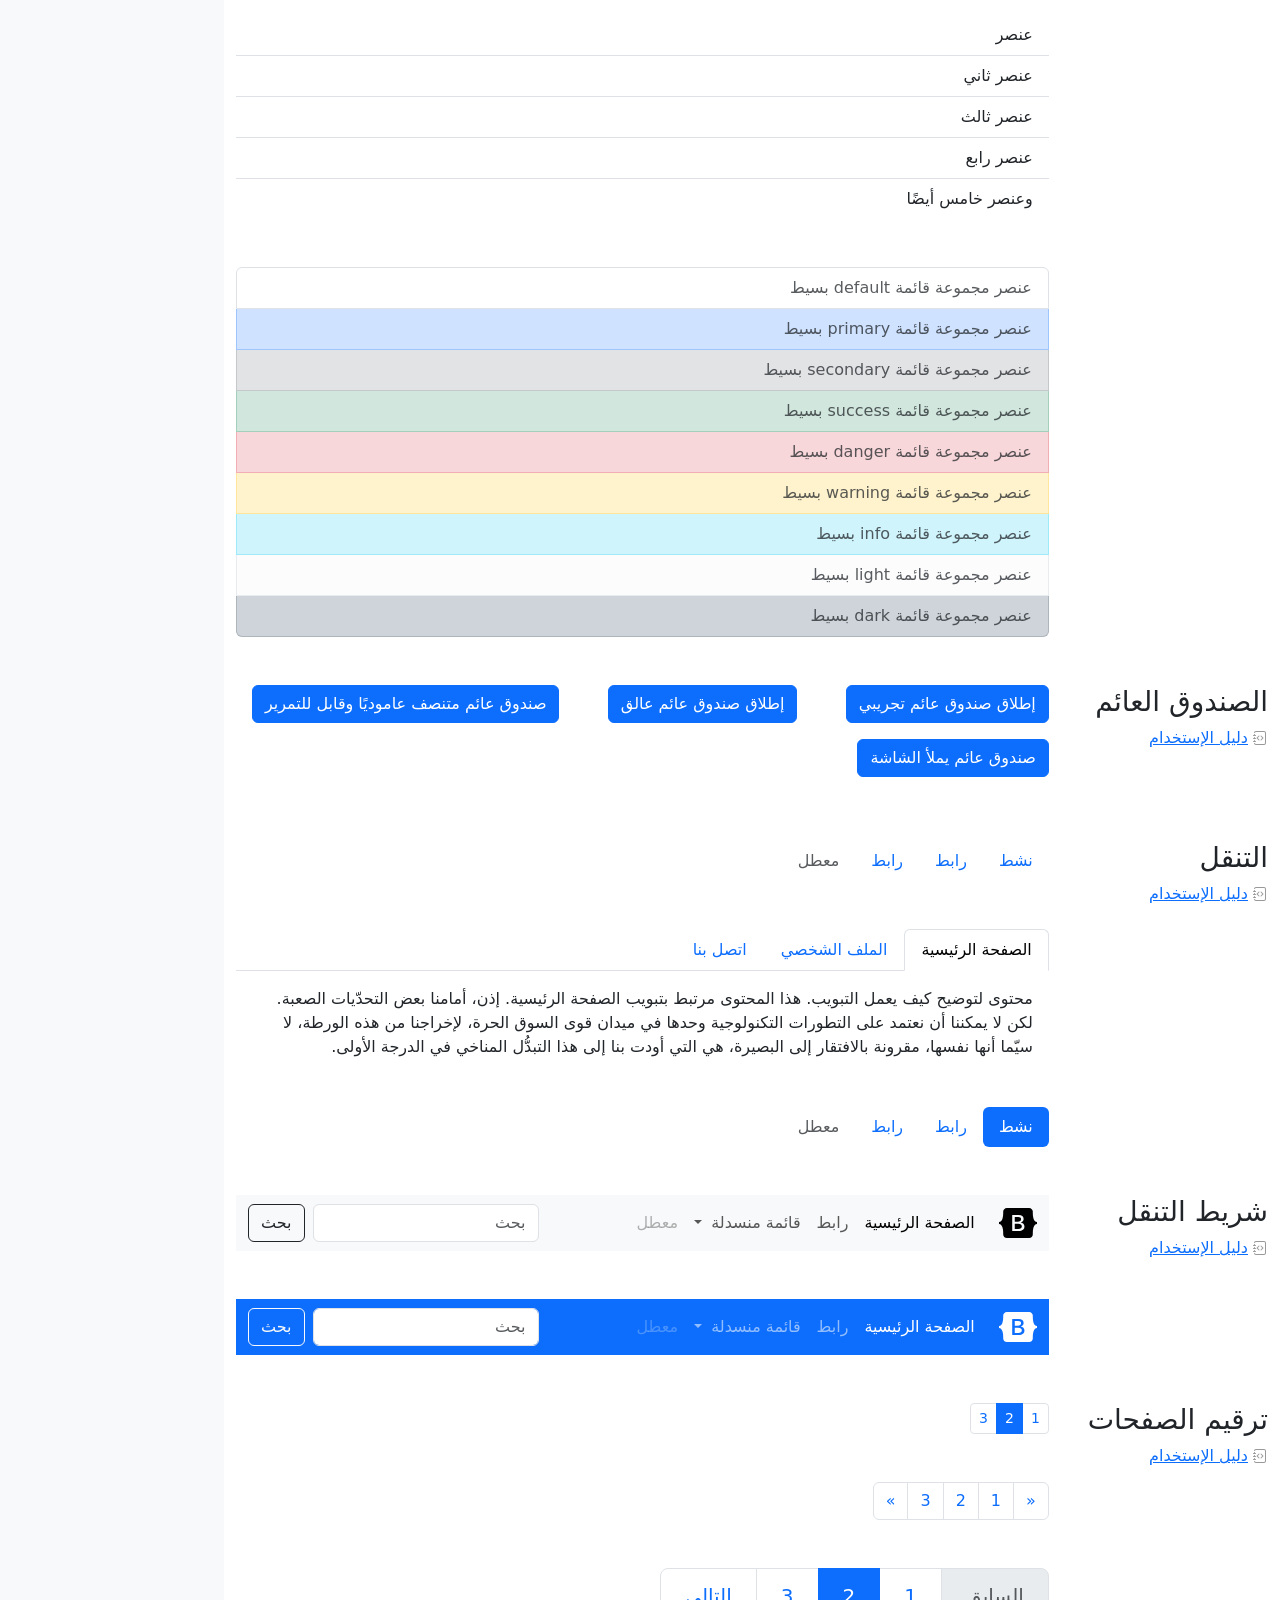
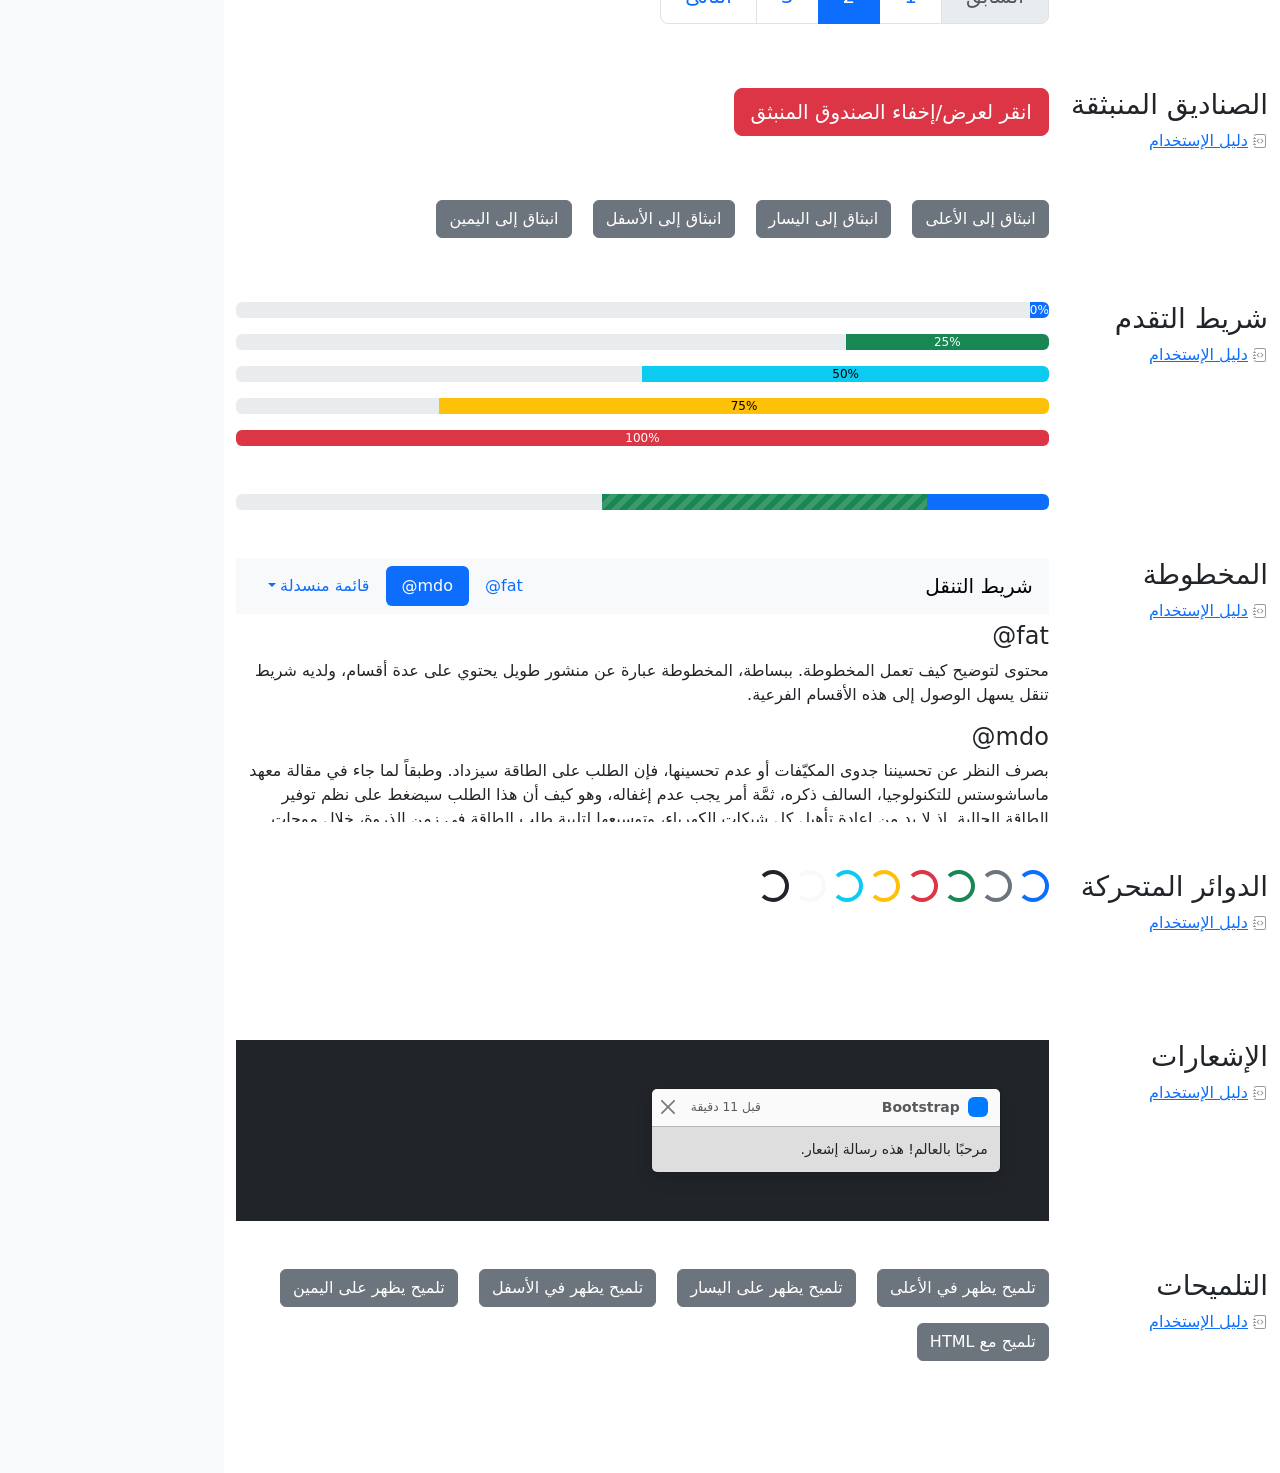
<file: python-projects/hw3/css/bootstrap-5.3.8-examples/cheatsheet-rtl/index.html>
<!doctype html>
<html lang="ar" dir="rtl" data-bs-theme="auto">
  <head>
    <meta charset="utf-8" />
    <meta name="viewport" content="width=device-width, initial-scale=1" />
    <meta name="description" content="" />
    <meta
      name="author"
      content="Mark Otto, Jacob Thornton, and Bootstrap contributors"
    />
    <meta name="generator" content="Astro v5.13.2" />
    <title>ورقة الغش · Bootstrap v5.3</title>
    <link
      rel="canonical"
      href="https://getbootstrap.com/docs/5.3/examples/cheatsheet-rtl/"
    />
    <script src="../assets/js/color-modes.js"></script>
    <link href="../assets/dist/css/bootstrap.rtl.min.css" rel="stylesheet" />
    <meta name="theme-color" content="#712cf9" />
    <link href="../cheatsheet/cheatsheet.rtl.css" rel="stylesheet" />
    <style>
      .bd-placeholder-img {
        font-size: 1.125rem;
        text-anchor: middle;
        -webkit-user-select: none;
        -moz-user-select: none;
        user-select: none;
      }
      @media (min-width: 768px) {
        .bd-placeholder-img-lg {
          font-size: 3.5rem;
        }
      }
      .b-example-divider {
        width: 100%;
        height: 3rem;
        background-color: #0000001a;
        border: solid rgba(0, 0, 0, 0.15);
        border-width: 1px 0;
        box-shadow:
          inset 0 0.5em 1.5em #0000001a,
          inset 0 0.125em 0.5em #00000026;
      }
      .b-example-vr {
        flex-shrink: 0;
        width: 1.5rem;
        height: 100vh;
      }
      .bi {
        vertical-align: -0.125em;
        fill: currentColor;
      }
      .nav-scroller {
        position: relative;
        z-index: 2;
        height: 2.75rem;
        overflow-y: hidden;
      }
      .nav-scroller .nav {
        display: flex;
        flex-wrap: nowrap;
        padding-bottom: 1rem;
        margin-top: -1px;
        overflow-x: auto;
        text-align: center;
        white-space: nowrap;
        -webkit-overflow-scrolling: touch;
      }
      .btn-bd-primary {
        --bd-violet-bg: #712cf9;
        --bd-violet-rgb: 112.520718, 44.062154, 249.437846;
        --bs-btn-font-weight: 600;
        --bs-btn-color: var(--bs-white);
        --bs-btn-bg: var(--bd-violet-bg);
        --bs-btn-border-color: var(--bd-violet-bg);
        --bs-btn-hover-color: var(--bs-white);
        --bs-btn-hover-bg: #6528e0;
        --bs-btn-hover-border-color: #6528e0;
        --bs-btn-focus-shadow-rgb: var(--bd-violet-rgb);
        --bs-btn-active-color: var(--bs-btn-hover-color);
        --bs-btn-active-bg: #5a23c8;
        --bs-btn-active-border-color: #5a23c8;
      }
      .bd-mode-toggle {
        z-index: 1500;
      }
      .bd-mode-toggle .bi {
        width: 1em;
        height: 1em;
      }
      .bd-mode-toggle .dropdown-menu .active .bi {
        display: block !important;
      }
    </style>
  </head>
  <body class="bg-body-tertiary">
    <svg xmlns="http://www.w3.org/2000/svg" class="d-none">
      <symbol id="check2" viewBox="0 0 16 16">
        <path
          d="M13.854 3.646a.5.5 0 0 1 0 .708l-7 7a.5.5 0 0 1-.708 0l-3.5-3.5a.5.5 0 1 1 .708-.708L6.5 10.293l6.646-6.647a.5.5 0 0 1 .708 0z"
        ></path>
      </symbol>
      <symbol id="circle-half" viewBox="0 0 16 16">
        <path
          d="M8 15A7 7 0 1 0 8 1v14zm0 1A8 8 0 1 1 8 0a8 8 0 0 1 0 16z"
        ></path>
      </symbol>
      <symbol id="moon-stars-fill" viewBox="0 0 16 16">
        <path
          d="M6 .278a.768.768 0 0 1 .08.858 7.208 7.208 0 0 0-.878 3.46c0 4.021 3.278 7.277 7.318 7.277.527 0 1.04-.055 1.533-.16a.787.787 0 0 1 .81.316.733.733 0 0 1-.031.893A8.349 8.349 0 0 1 8.344 16C3.734 16 0 12.286 0 7.71 0 4.266 2.114 1.312 5.124.06A.752.752 0 0 1 6 .278z"
        ></path>
        <path
          d="M10.794 3.148a.217.217 0 0 1 .412 0l.387 1.162c.173.518.579.924 1.097 1.097l1.162.387a.217.217 0 0 1 0 .412l-1.162.387a1.734 1.734 0 0 0-1.097 1.097l-.387 1.162a.217.217 0 0 1-.412 0l-.387-1.162A1.734 1.734 0 0 0 9.31 6.593l-1.162-.387a.217.217 0 0 1 0-.412l1.162-.387a1.734 1.734 0 0 0 1.097-1.097l.387-1.162zM13.863.099a.145.145 0 0 1 .274 0l.258.774c.115.346.386.617.732.732l.774.258a.145.145 0 0 1 0 .274l-.774.258a1.156 1.156 0 0 0-.732.732l-.258.774a.145.145 0 0 1-.274 0l-.258-.774a1.156 1.156 0 0 0-.732-.732l-.774-.258a.145.145 0 0 1 0-.274l.774-.258c.346-.115.617-.386.732-.732L13.863.1z"
        ></path>
      </symbol>
      <symbol id="sun-fill" viewBox="0 0 16 16">
        <path
          d="M8 12a4 4 0 1 0 0-8 4 4 0 0 0 0 8zM8 0a.5.5 0 0 1 .5.5v2a.5.5 0 0 1-1 0v-2A.5.5 0 0 1 8 0zm0 13a.5.5 0 0 1 .5.5v2a.5.5 0 0 1-1 0v-2A.5.5 0 0 1 8 13zm8-5a.5.5 0 0 1-.5.5h-2a.5.5 0 0 1 0-1h2a.5.5 0 0 1 .5.5zM3 8a.5.5 0 0 1-.5.5h-2a.5.5 0 0 1 0-1h2A.5.5 0 0 1 3 8zm10.657-5.657a.5.5 0 0 1 0 .707l-1.414 1.415a.5.5 0 1 1-.707-.708l1.414-1.414a.5.5 0 0 1 .707 0zm-9.193 9.193a.5.5 0 0 1 0 .707L3.05 13.657a.5.5 0 0 1-.707-.707l1.414-1.414a.5.5 0 0 1 .707 0zm9.193 2.121a.5.5 0 0 1-.707 0l-1.414-1.414a.5.5 0 0 1 .707-.707l1.414 1.414a.5.5 0 0 1 0 .707zM4.464 4.465a.5.5 0 0 1-.707 0L2.343 3.05a.5.5 0 1 1 .707-.707l1.414 1.414a.5.5 0 0 1 0 .708z"
        ></path>
      </symbol>
    </svg>
    <div
      class="dropdown position-fixed bottom-0 end-0 mb-3 me-3 bd-mode-toggle"
    >
      <button
        class="btn btn-bd-primary py-2 dropdown-toggle d-flex align-items-center"
        id="bd-theme"
        type="button"
        aria-expanded="false"
        data-bs-toggle="dropdown"
        aria-label="Toggle theme (auto)"
      >
        <svg class="bi my-1 theme-icon-active" aria-hidden="true">
          <use href="#circle-half"></use>
        </svg>
        <span class="visually-hidden" id="bd-theme-text">Toggle theme</span>
      </button>
      <ul
        class="dropdown-menu dropdown-menu-end shadow"
        aria-labelledby="bd-theme-text"
      >
        <li>
          <button
            type="button"
            class="dropdown-item d-flex align-items-center"
            data-bs-theme-value="light"
            aria-pressed="false"
          >
            <svg class="bi me-2 opacity-50" aria-hidden="true">
              <use href="#sun-fill"></use>
            </svg>
            Light
            <svg class="bi ms-auto d-none" aria-hidden="true">
              <use href="#check2"></use>
            </svg>
          </button>
        </li>
        <li>
          <button
            type="button"
            class="dropdown-item d-flex align-items-center"
            data-bs-theme-value="dark"
            aria-pressed="false"
          >
            <svg class="bi me-2 opacity-50" aria-hidden="true">
              <use href="#moon-stars-fill"></use>
            </svg>
            Dark
            <svg class="bi ms-auto d-none" aria-hidden="true">
              <use href="#check2"></use>
            </svg>
          </button>
        </li>
        <li>
          <button
            type="button"
            class="dropdown-item d-flex align-items-center active"
            data-bs-theme-value="auto"
            aria-pressed="true"
          >
            <svg class="bi me-2 opacity-50" aria-hidden="true">
              <use href="#circle-half"></use>
            </svg>
            Auto
            <svg class="bi ms-auto d-none" aria-hidden="true">
              <use href="#check2"></use>
            </svg>
          </button>
        </li>
      </ul>
    </div>
    <header
      class="bd-header bg-dark py-3 d-flex align-items-stretch border-bottom border-dark"
    >
      <div class="container-fluid d-flex align-items-center">
        <h1 class="d-flex align-items-center fs-4 text-white mb-0">
          <img
            src="../assets/brand/bootstrap-logo-white.svg"
            width="38"
            height="30"
            class="me-3"
            alt="Bootstrap"
          />
          ورقة الغش
        </h1>
        <a
          href="../examples/cheatsheet/"
          class="ms-auto link-light"
          hreflang="en"
          >جدول بيانات LTR</a
        >
      </div>
    </header>
    <aside
      class="bd-aside sticky-xl-top text-body-secondary align-self-start mb-3 mb-xl-5 px-2"
    >
      <h2 class="h6 pt-4 pb-3 mb-4 border-bottom">على هذه الصفحة</h2>
      <nav class="small" id="toc">
        <ul class="list-unstyled">
          <li class="my-2">
            <button
              type="button"
              class="btn d-inline-flex align-items-center collapsed border-0"
              data-bs-toggle="collapse"
              aria-expanded="false"
              data-bs-target="#contents-collapse"
              aria-controls="contents-collapse"
            >
              المحتوى
            </button>
            <ul class="list-unstyled ps-3 collapse" id="contents-collapse">
              <li>
                <a
                  class="d-inline-flex align-items-center rounded text-decoration-none"
                  href="#typography"
                  >النصوص</a
                >
              </li>
              <li>
                <a
                  class="d-inline-flex align-items-center rounded text-decoration-none"
                  href="#images"
                  >الصور</a
                >
              </li>
              <li>
                <a
                  class="d-inline-flex align-items-center rounded text-decoration-none"
                  href="#tables"
                  >الجداول</a
                >
              </li>
              <li>
                <a
                  class="d-inline-flex align-items-center rounded text-decoration-none"
                  href="#figures"
                  >النماذج البيانية</a
                >
              </li>
            </ul>
          </li>
          <li class="my-2">
            <button
              type="button"
              class="btn d-inline-flex align-items-center collapsed border-0"
              data-bs-toggle="collapse"
              aria-expanded="false"
              data-bs-target="#forms-collapse"
              aria-controls="forms-collapse"
            >
              النماذج
            </button>
            <ul class="list-unstyled ps-3 collapse" id="forms-collapse">
              <li>
                <a
                  class="d-inline-flex align-items-center rounded text-decoration-none"
                  href="#overview"
                  >نظرة عامة</a
                >
              </li>
              <li>
                <a
                  class="d-inline-flex align-items-center rounded text-decoration-none"
                  href="#disabled-forms"
                  >الحقول المعطلة</a
                >
              </li>
              <li>
                <a
                  class="d-inline-flex align-items-center rounded text-decoration-none"
                  href="#sizing"
                  >الأحجام</a
                >
              </li>
              <li>
                <a
                  class="d-inline-flex align-items-center rounded text-decoration-none"
                  href="#input-group"
                  >مجموعة الإدخال</a
                >
              </li>
              <li>
                <a
                  class="d-inline-flex align-items-center rounded text-decoration-none"
                  href="#floating-labels"
                  >الحقول ذوي العناوين العائمة</a
                >
              </li>
              <li>
                <a
                  class="d-inline-flex align-items-center rounded text-decoration-none"
                  href="#validation"
                  >التحقق</a
                >
              </li>
            </ul>
          </li>
          <li class="my-2">
            <button
              type="button"
              class="btn d-inline-flex align-items-center collapsed border-0"
              data-bs-toggle="collapse"
              aria-expanded="false"
              data-bs-target="#components-collapse"
              aria-controls="components-collapse"
            >
              مكونات
            </button>
            <ul class="list-unstyled ps-3 collapse" id="components-collapse">
              <li>
                <a
                  class="d-inline-flex align-items-center rounded text-decoration-none"
                  href="#accordion"
                  >المطوية</a
                >
              </li>
              <li>
                <a
                  class="d-inline-flex align-items-center rounded text-decoration-none"
                  href="#alerts"
                  >الإنذارات</a
                >
              </li>
              <li>
                <a
                  class="d-inline-flex align-items-center rounded text-decoration-none"
                  href="#badge"
                  >الشارة</a
                >
              </li>
              <li>
                <a
                  class="d-inline-flex align-items-center rounded text-decoration-none"
                  href="#breadcrumb"
                  >مسار التنقل التفصيلي</a
                >
              </li>
              <li>
                <a
                  class="d-inline-flex align-items-center rounded text-decoration-none"
                  href="#buttons"
                  >الأزرار</a
                >
              </li>
              <li>
                <a
                  class="d-inline-flex align-items-center rounded text-decoration-none"
                  href="#button-group"
                  >مجموعة الأزرار</a
                >
              </li>
              <li>
                <a
                  class="d-inline-flex align-items-center rounded text-decoration-none"
                  href="#card"
                  >البطاقة</a
                >
              </li>
              <li>
                <a
                  class="d-inline-flex align-items-center rounded text-decoration-none"
                  href="#carousel"
                  >شرائح العرض</a
                >
              </li>
              <li>
                <a
                  class="d-inline-flex align-items-center rounded text-decoration-none"
                  href="#dropdowns"
                  >القوائم المنسدلة</a
                >
              </li>
              <li>
                <a
                  class="d-inline-flex align-items-center rounded text-decoration-none"
                  href="#list-group"
                  >مجموعة العناصر</a
                >
              </li>
              <li>
                <a
                  class="d-inline-flex align-items-center rounded text-decoration-none"
                  href="#modal"
                  >الصندوق العائم</a
                >
              </li>
              <li>
                <a
                  class="d-inline-flex align-items-center rounded text-decoration-none"
                  href="#navs"
                  >التنقل</a
                >
              </li>
              <li>
                <a
                  class="d-inline-flex align-items-center rounded text-decoration-none"
                  href="#navbar"
                  >شريط التنقل</a
                >
              </li>
              <li>
                <a
                  class="d-inline-flex align-items-center rounded text-decoration-none"
                  href="#pagination"
                  >ترقيم الصفحات</a
                >
              </li>
              <li>
                <a
                  class="d-inline-flex align-items-center rounded text-decoration-none"
                  href="#popovers"
                  >الصناديق المنبثقة</a
                >
              </li>
              <li>
                <a
                  class="d-inline-flex align-items-center rounded text-decoration-none"
                  href="#progress"
                  >شريط التقدم</a
                >
              </li>
              <li>
                <a
                  class="d-inline-flex align-items-center rounded text-decoration-none"
                  href="#scrollspy"
                  >المخطوطة</a
                >
              </li>
              <li>
                <a
                  class="d-inline-flex align-items-center rounded text-decoration-none"
                  href="#spinners"
                  >الدوائر المتحركة</a
                >
              </li>
              <li>
                <a
                  class="d-inline-flex align-items-center rounded text-decoration-none"
                  href="#toasts"
                  >الإشعارات</a
                >
              </li>
              <li>
                <a
                  class="d-inline-flex align-items-center rounded text-decoration-none"
                  href="#tooltips"
                  >التلميحات</a
                >
              </li>
            </ul>
          </li>
        </ul>
      </nav>
    </aside>
    <main class="bd-cheatsheet container-fluid bg-body">
      <section id="content">
        <h2 class="sticky-xl-top fw-bold pt-3 pt-xl-5 pb-2 pb-xl-3">المحتوى</h2>
        <article class="my-3" id="typography">
          <div
            class="bd-heading sticky-xl-top align-self-start mt-5 mb-3 mt-xl-0 mb-xl-2"
          >
            <h3>النصوص</h3>
            <a
              class="d-flex align-items-center"
              hreflang="en"
              href="../content/typography"
              >دليل الإستخدام</a
            >
          </div>
          <div>
            <div class="bd-example-snippet bd-code-snippet">
              <div class="bd-example m-0 border-0">
                <p class="display-1">العرض 1</p>
                <p class="display-2">العرض 2</p>
                <p class="display-3">العرض 3</p>
                <p class="display-4">العرض 4</p>
                <p class="display-5">العرض 5</p>
                <p class="display-6">العرض 6</p>
              </div>
            </div>
            <div class="bd-example-snippet bd-code-snippet">
              <div class="bd-example m-0 border-0">
                <p class="h1">عنوان 1</p>
                <p class="h2">عنوان 2</p>
                <p class="h3">عنوان 3</p>
                <p class="h4">عنوان 4</p>
                <p class="h5">عنوان 5</p>
                <p class="h6">عنوان 6</p>
              </div>
            </div>
            <div class="bd-example-snippet bd-code-snippet">
              <div class="bd-example m-0 border-0">
                <p class="lead">
                  هذه قطعة إملائية متميزة، فهي مصممة لتكون بارزة من بين القطع
                  الإملائية الأخرى.
                </p>
              </div>
            </div>
            <div class="bd-example-snippet bd-code-snippet">
              <div class="bd-example m-0 border-0">
                <p>يمكنك استخدام تصنيف mark <mark>لتحديد</mark> نص.</p>
                <p>
                  <del>من المفترض أن يتم التعامل مع هذا السطر كنص محذوف.</del>
                </p>
                <p>
                  <s
                    >من المفترض أن يتم التعامل مع هذا السطر على أنه لم يعد
                    دقيقًا.</s
                  >
                </p>
                <p>
                  <ins
                    >من المفترض أن يتم التعامل مع هذا السطر كإضافة إلى
                    المستند.</ins
                  >
                </p>
                <p><u>سيتم عرض النص في هذا السطر كما وتحته خط.</u></p>
                <p>
                  <small
                    >من المفترض أن يتم التعامل مع هذا السطر على أنه يحوي تفاصيل
                    صغيرة.</small
                  >
                </p>
                <p><strong>هذا السطر يحوي نص عريض.</strong></p>
                <p><em>هذا السطر يحوي نص مائل.</em></p>
              </div>
            </div>
            <div class="bd-example-snippet bd-code-snippet">
              <div class="bd-example m-0 border-0">
                <hr />
              </div>
            </div>
            <div class="bd-example-snippet bd-code-snippet">
              <div class="bd-example m-0 border-0">
                <blockquote class="blockquote">
                  <p>إقتباس مبهر، موضوع في عنصر blockquote</p>
                  <footer class="blockquote-footer">
                    شخص مشهور في
                    <cite title="عنوان المصدر"> عنوان المصدر </cite>
                  </footer>
                </blockquote>
              </div>
            </div>
            <div class="bd-example-snippet bd-code-snippet">
              <div class="bd-example m-0 border-0">
                <ul class="list-unstyled">
                  <li>هذه قائمة عناصر.</li>
                  <li>بالرغم من أنها مصممة كي لا تظهر كذلك.</li>
                  <li>إلا أنها مجهزة كـ قائمة خلف الكواليس</li>
                  <li>هذا التصميم ينطبق فقد على القائمة الرئيسية</li>
                  <li>
                    القوائم الفرعية
                    <ul>
                      <li>لا تتأثر بهذا التصميم</li>
                      <li>فهي تظهر عليها علامات الترقيم</li>
                      <li>وتحتوي على مساحة فارغة بجوارها</li>
                    </ul>
                  </li>
                  <li>قد يكون هذا التصميم مفيدًا في بعض الأحيان.</li>
                </ul>
              </div>
            </div>
            <div class="bd-example-snippet bd-code-snippet">
              <div class="bd-example m-0 border-0">
                <ul class="list-inline">
                  <li class="list-inline-item">هذا عنصر في قائمة.</li>
                  <li class="list-inline-item">وهذا أيضًا.</li>
                  <li class="list-inline-item">لكنهم يظهرون متجاورين.</li>
                </ul>
              </div>
            </div>
          </div>
        </article>
        <article class="my-3" id="images">
          <div
            class="bd-heading sticky-xl-top align-self-start mt-5 mb-3 mt-xl-0 mb-xl-2"
          >
            <h3>الصور</h3>
            <a
              class="d-flex align-items-center"
              hreflang="en"
              href="../content/images"
              >دليل الإستخدام</a
            >
          </div>
          <div>
            <div class="bd-example-snippet bd-code-snippet">
              <div class="bd-example m-0 border-0">
                <svg
                  aria-label="Placeholder: صورة مستجيبة"
                  class="bd-placeholder-img bd-placeholder-img-lg img-fluid"
                  height="250"
                  preserveAspectRatio="xMidYMid slice"
                  role="img"
                  width="100%"
                  xmlns="http://www.w3.org/2000/svg"
                >
                  <title>Placeholder</title>
                  <rect width="100%" height="100%" fill="#868e96" />
                  <text x="50%" y="50%" fill="#dee2e6" dy=".3em">
                    صورة مستجيبة
                  </text>
                </svg>
              </div>
            </div>
            <div class="bd-example-snippet bd-code-snippet">
              <div class="bd-example m-0 border-0">
                <svg
                  aria-label="صورة عنصر نائب مربع عام مع حدود بيضاء حولها ، مما يجعلها تشبه صورة تم التقاطها بكاميرا فورية قديمة: 200x200"
                  class="bd-placeholder-img img-thumbnail"
                  height="200"
                  preserveAspectRatio="xMidYMid slice"
                  role="img"
                  width="200"
                  xmlns="http://www.w3.org/2000/svg"
                >
                  <title>
                    صورة عنصر نائب مربع عام مع حدود بيضاء حولها ، مما يجعلها
                    تشبه صورة تم التقاطها بكاميرا فورية قديمة
                  </title>
                  <rect width="100%" height="100%" fill="#868e96" />
                  <text x="50%" y="50%" fill="#dee2e6" dy=".3em">200x200</text>
                </svg>
              </div>
            </div>
          </div>
        </article>
        <article class="my-3" id="tables">
          <div
            class="bd-heading sticky-xl-top align-self-start mt-5 mb-3 mt-xl-0 mb-xl-2"
          >
            <h3>الجداول</h3>
            <a
              class="d-flex align-items-center"
              hreflang="en"
              href="../content/tables"
              >دليل الإستخدام</a
            >
          </div>
          <div>
            <div class="bd-example-snippet bd-code-snippet">
              <div class="bd-example m-0 border-0">
                <table class="table table-striped">
                  <thead>
                    <tr>
                      <th scope="col">#</th>
                      <th scope="col">الاسم الاول</th>
                      <th scope="col">الكنية</th>
                      <th scope="col">الاسم المستعار</th>
                    </tr>
                  </thead>
                  <tbody>
                    <tr>
                      <th scope="row">1</th>
                      <td>Mark</td>
                      <td>Otto</td>
                      <td><bdo lang="en" dir="ltr">@mdo</bdo></td>
                    </tr>
                    <tr>
                      <th scope="row">2</th>
                      <td>Jacob</td>
                      <td>Thornton</td>
                      <td><bdo lang="en" dir="ltr">@fat</bdo></td>
                    </tr>
                    <tr>
                      <th scope="row">3</th>
                      <td>John</td>
                      <td>Doe</td>
                      <td><bdo lang="en" dir="ltr">@social</bdo></td>
                    </tr>
                  </tbody>
                </table>
              </div>
            </div>
            <div class="bd-example-snippet bd-code-snippet">
              <div class="bd-example m-0 border-0">
                <table class="table table-dark table-borderless">
                  <thead>
                    <tr>
                      <th scope="col">#</th>
                      <th scope="col">الاسم الاول</th>
                      <th scope="col">الكنية</th>
                      <th scope="col">الاسم المستعار</th>
                    </tr>
                  </thead>
                  <tbody>
                    <tr>
                      <th scope="row">1</th>
                      <td>Mark</td>
                      <td>Otto</td>
                      <td><bdo lang="en" dir="ltr">@mdo</bdo></td>
                    </tr>
                    <tr>
                      <th scope="row">2</th>
                      <td>Jacob</td>
                      <td>Thornton</td>
                      <td><bdo lang="en" dir="ltr">@fat</bdo></td>
                    </tr>
                    <tr>
                      <th scope="row">3</th>
                      <td>John</td>
                      <td>Doe</td>
                      <td><bdo lang="en" dir="ltr">@social</bdo></td>
                    </tr>
                  </tbody>
                </table>
              </div>
            </div>
            <div class="bd-example-snippet bd-code-snippet">
              <div class="bd-example m-0 border-0">
                <table class="table table-hover">
                  <thead>
                    <tr>
                      <th scope="col">Class</th>
                      <th scope="col">عنوان</th>
                      <th scope="col">عنوان</th>
                    </tr>
                  </thead>
                  <tbody>
                    <tr>
                      <th scope="row">Default</th>
                      <td>خلية</td>
                      <td>خلية</td>
                    </tr>
                    <tr class="table-primary">
                      <th scope="row">Primary</th>
                      <td>خلية</td>
                      <td>خلية</td>
                    </tr>
                    <tr class="table-secondary">
                      <th scope="row">Secondary</th>
                      <td>خلية</td>
                      <td>خلية</td>
                    </tr>
                    <tr class="table-success">
                      <th scope="row">Success</th>
                      <td>خلية</td>
                      <td>خلية</td>
                    </tr>
                    <tr class="table-danger">
                      <th scope="row">Danger</th>
                      <td>خلية</td>
                      <td>خلية</td>
                    </tr>
                    <tr class="table-warning">
                      <th scope="row">Warning</th>
                      <td>خلية</td>
                      <td>خلية</td>
                    </tr>
                    <tr class="table-info">
                      <th scope="row">Info</th>
                      <td>خلية</td>
                      <td>خلية</td>
                    </tr>
                    <tr class="table-light">
                      <th scope="row">Light</th>
                      <td>خلية</td>
                      <td>خلية</td>
                    </tr>
                    <tr class="table-dark">
                      <th scope="row">Dark</th>
                      <td>خلية</td>
                      <td>خلية</td>
                    </tr>
                  </tbody>
                </table>
              </div>
            </div>
            <div class="bd-example-snippet bd-code-snippet">
              <div class="bd-example m-0 border-0">
                <table class="table table-sm table-bordered">
                  <thead>
                    <tr>
                      <th scope="col">#</th>
                      <th scope="col">الاسم الاول</th>
                      <th scope="col">الكنية</th>
                      <th scope="col">الاسم المستعار</th>
                    </tr>
                  </thead>
                  <tbody>
                    <tr>
                      <th scope="row">1</th>
                      <td>Mark</td>
                      <td>Otto</td>
                      <td><bdo lang="en" dir="ltr">@mdo</bdo></td>
                    </tr>
                    <tr>
                      <th scope="row">2</th>
                      <td>Jacob</td>
                      <td>Thornton</td>
                      <td><bdo lang="en" dir="ltr">@fat</bdo></td>
                    </tr>
                    <tr>
                      <th scope="row">3</th>
                      <td>John</td>
                      <td>Doe</td>
                      <td><bdo lang="en" dir="ltr">@social</bdo></td>
                    </tr>
                  </tbody>
                </table>
              </div>
            </div>
          </div>
        </article>
        <article class="my-3" id="figures">
          <div
            class="bd-heading sticky-xl-top align-self-start mt-5 mb-3 mt-xl-0 mb-xl-2"
          >
            <h3>النماذج البيانية</h3>
            <a
              class="d-flex align-items-center"
              hreflang="en"
              href="../content/figures"
              >دليل الإستخدام</a
            >
          </div>
          <div>
            <div class="bd-example-snippet bd-code-snippet">
              <div class="bd-example m-0 border-0">
                <figure class="figure">
                  <svg
                    aria-label="Placeholder: 400x300"
                    class="bd-placeholder-img figure-img img-fluid rounded"
                    height="300"
                    preserveAspectRatio="xMidYMid slice"
                    role="img"
                    width="400"
                    xmlns="http://www.w3.org/2000/svg"
                  >
                    <title>Placeholder</title>
                    <rect width="100%" height="100%" fill="#868e96" />
                    <text x="50%" y="50%" fill="#dee2e6" dy=".3em">
                      400x300
                    </text>
                  </svg>
                  <figcaption class="figure-caption">
                    شرح للصورة أعلاه.
                  </figcaption>
                </figure>
              </div>
            </div>
          </div>
        </article>
      </section>
      <section id="forms">
        <h2 class="sticky-xl-top fw-bold pt-3 pt-xl-5 pb-2 pb-xl-3">النماذج</h2>
        <article class="my-3" id="overview">
          <div
            class="bd-heading sticky-xl-top align-self-start mt-5 mb-3 mt-xl-0 mb-xl-2"
          >
            <h3>نظرة عامة</h3>
            <a
              class="d-flex align-items-center"
              hreflang="en"
              href="../forms/overview/"
              >دليل الإستخدام</a
            >
          </div>
          <div>
            <div class="bd-example-snippet bd-code-snippet">
              <div class="bd-example m-0 border-0">
                <form>
                  <div class="mb-3">
                    <label for="exampleInputEmail1" class="form-label"
                      >البريد الإلكتروني</label
                    >
                    <input
                      type="email"
                      class="form-control"
                      id="exampleInputEmail1"
                      aria-describedby="emailHelp"
                    />
                    <div id="emailHelp" class="form-text">
                      لن نقوم بمشاركة بريدك الإلكتروني مع أي شخص آخر.
                    </div>
                  </div>
                  <div class="mb-3">
                    <label for="exampleInputPassword1" class="form-label"
                      >كلمة السر</label
                    >
                    <input
                      type="password"
                      class="form-control"
                      id="exampleInputPassword1"
                    />
                  </div>
                  <div class="mb-3">
                    <label for="exampleSelect" class="form-label"
                      >قائمة اختيار</label
                    >
                    <select class="form-select" id="exampleSelect">
                      <option selected>افتح قائمة الاختيار هذه</option>
                      <option value="1">واحد</option>
                      <option value="2">اثنان</option>
                      <option value="3">ثلاثة</option>
                    </select>
                  </div>
                  <div class="mb-3 form-check">
                    <input
                      type="checkbox"
                      class="form-check-input"
                      id="exampleCheck1"
                    />
                    <label class="form-check-label" for="exampleCheck1"
                      >اخترني</label
                    >
                  </div>
                  <fieldset class="mb-3">
                    <legend>أزرار الاختيار الأحادي</legend>
                    <div class="form-check">
                      <input
                        type="radio"
                        name="radios"
                        class="form-check-input"
                        id="exampleRadio1"
                        checked
                      />
                      <label class="form-check-label" for="exampleRadio1"
                        >الخيار الافتراضي</label
                      >
                    </div>
                    <div class="mb-3 form-check">
                      <input
                        type="radio"
                        name="radios"
                        class="form-check-input"
                        id="exampleRadio2"
                      />
                      <label class="form-check-label" for="exampleRadio2"
                        >خيار آخر</label
                      >
                    </div>
                  </fieldset>
                  <div class="mb-3">
                    <label class="form-label" for="customFile">رفع</label>
                    <input type="file" class="form-control" id="customFile" />
                  </div>
                  <div class="mb-3 form-check form-switch">
                    <input
                      class="form-check-input"
                      type="checkbox"
                      role="switch"
                      id="switchCheckChecked"
                      checked
                    />
                    <label class="form-check-label" for="switchCheckChecked"
                      >زر على شكل مفتاح اختيار.</label
                    >
                  </div>
                  <div class="mb-3">
                    <label for="customRange3" class="form-label"
                      >مثال على حقل اختيار نطاقي</label
                    >
                    <input
                      type="range"
                      class="form-range"
                      min="0"
                      max="5"
                      step="0.5"
                      id="customRange3"
                    />
                  </div>
                  <button type="submit" class="btn btn-primary">إرسال</button>
                </form>
              </div>
            </div>
          </div>
        </article>
        <article class="my-3" id="disabled-forms">
          <div
            class="bd-heading sticky-xl-top align-self-start mt-5 mb-3 mt-xl-0 mb-xl-2"
          >
            <h3>الحقول المعطلة</h3>
            <a
              class="d-flex align-items-center"
              hreflang="en"
              href="../forms/overview/#disabled-forms"
              >دليل الإستخدام</a
            >
          </div>
          <div>
            <div class="bd-example-snippet bd-code-snippet">
              <div class="bd-example m-0 border-0">
                <form>
                  <fieldset
                    disabled
                    aria-label="مثال على مجموعة الحقول المعطلة"
                  >
                    <div class="mb-3">
                      <label for="disabledTextInput" class="form-label"
                        >حقل إدخال معطل</label
                      >
                      <input
                        type="text"
                        id="disabledTextInput"
                        class="form-control"
                        placeholder="حقل إدخال معطل"
                      />
                    </div>
                    <div class="mb-3">
                      <label for="disabledSelect" class="form-label"
                        >قائمة اختيار معطلة</label
                      >
                      <select id="disabledSelect" class="form-select">
                        <option>خيار معطل</option>
                      </select>
                    </div>
                    <div class="mb-3">
                      <div class="form-check">
                        <input
                          class="form-check-input"
                          type="checkbox"
                          id="disabledFieldsetCheck"
                          disabled
                        />
                        <label
                          class="form-check-label"
                          for="disabledFieldsetCheck"
                        >
                          زر اختيار معطل
                        </label>
                      </div>
                    </div>
                    <fieldset class="mb-3">
                      <legend>أزرار اختيار أحادي معطلين</legend>
                      <div class="form-check">
                        <input
                          type="radio"
                          name="radios"
                          class="form-check-input"
                          id="disabledRadio1"
                          disabled
                        />
                        <label class="form-check-label" for="disabledRadio1"
                          >خيار معطل</label
                        >
                      </div>
                      <div class="mb-3 form-check">
                        <input
                          type="radio"
                          name="radios"
                          class="form-check-input"
                          id="disabledRadio2"
                          disabled
                        />
                        <label class="form-check-label" for="disabledRadio2"
                          >خيار آخر معطل</label
                        >
                      </div>
                    </fieldset>
                    <div class="mb-3">
                      <label class="form-label" for="disabledCustomFile"
                        >رفع معطل</label
                      >
                      <input
                        type="file"
                        class="form-control"
                        id="disabledCustomFile"
                        disabled
                      />
                    </div>
                    <div class="mb-3 form-check form-switch">
                      <input
                        class="form-check-input"
                        type="checkbox"
                        role="switch"
                        id="disabledSwitchCheckChecked"
                        checked
                        disabled
                      />
                      <label
                        class="form-check-label"
                        for="disabledSwitchCheckChecked"
                        >زر معطل على شكل مفتاح اختيار.</label
                      >
                    </div>
                    <div class="mb-3">
                      <label for="disabledRange" class="form-label"
                        >حقل اختيار نطاقي معطل</label
                      >
                      <input
                        type="range"
                        class="form-range"
                        min="0"
                        max="5"
                        step="0.5"
                        id="disabledRange"
                      />
                    </div>
                    <button type="submit" class="btn btn-primary">إرسال</button>
                  </fieldset>
                </form>
              </div>
            </div>
          </div>
        </article>
        <article class="my-3" id="sizing">
          <div
            class="bd-heading sticky-xl-top align-self-start mt-5 mb-3 mt-xl-0 mb-xl-2"
          >
            <h3>الأحجام</h3>
            <a
              class="d-flex align-items-center"
              hreflang="en"
              href="../forms/form-control#sizing"
              >دليل الإستخدام</a
            >
          </div>
          <div>
            <div class="bd-example-snippet bd-code-snippet">
              <div class="bd-example m-0 border-0">
                <div class="mb-3">
                  <input
                    class="form-control form-control-lg"
                    type="text"
                    placeholder="حقل إدخال كبير"
                    aria-label=".form-control-lg مثال"
                  />
                </div>
                <div class="mb-3">
                  <select
                    class="form-select form-select-lg"
                    aria-label=".form-select-lg مثال"
                  >
                    <option selected>افتح قائمة الاختيار هذه</option>
                    <option value="1">واحد</option>
                    <option value="2">اثنان</option>
                    <option value="3">ثلاثة</option>
                  </select>
                </div>
                <div class="mb-3">
                  <input
                    type="file"
                    class="form-control form-control-lg"
                    aria-label="مثال على إدخال ملف كبير"
                  />
                </div>
              </div>
            </div>
            <div class="bd-example-snippet bd-code-snippet">
              <div class="bd-example m-0 border-0">
                <div class="mb-3">
                  <input
                    class="form-control form-control-sm"
                    type="text"
                    placeholder="حقل إدخال صغير"
                    aria-label=".form-control-sm مثال"
                  />
                </div>
                <div class="mb-3">
                  <select
                    class="form-select form-select-sm"
                    aria-label=".form-select-sm مثال"
                  >
                    <option selected>افتح قائمة الاختيار هذه</option>
                    <option value="1">واحد</option>
                    <option value="2">اثنان</option>
                    <option value="3">ثلاثة</option>
                  </select>
                </div>
                <div class="mb-3">
                  <input
                    type="file"
                    class="form-control form-control-sm"
                    aria-label="مثال على إدخال ملف صغير"
                  />
                </div>
              </div>
            </div>
          </div>
        </article>
        <article class="my-3" id="input-group">
          <div
            class="bd-heading sticky-xl-top align-self-start mt-5 mb-3 mt-xl-0 mb-xl-2"
          >
            <h3>مجموعة الإدخال</h3>
            <a
              class="d-flex align-items-center"
              hreflang="en"
              href="../forms/input-group"
              >دليل الإستخدام</a
            >
          </div>
          <div>
            <div class="bd-example-snippet bd-code-snippet">
              <div class="bd-example m-0 border-0">
                <div class="input-group mb-3">
                  <span class="input-group-text" id="basic-addon1"
                    >أنا اسمي</span
                  >
                  <input
                    type="text"
                    class="form-control"
                    placeholder="فلان الفلاني"
                    aria-label="الاسم"
                    aria-describedby="basic-addon1"
                  />
                </div>
                <div class="input-group mb-3">
                  <input
                    type="text"
                    class="form-control"
                    placeholder="أنا أحب الكعك والقهوة"
                    aria-label="الطعام المفضل"
                    aria-describedby="basic-addon2"
                  />
                  <span class="input-group-text" id="basic-addon2">وغيرها</span>
                </div>
                <label for="basic-url" class="form-label"
                  >عنوان حسابك الشخصي</label
                >
                <div class="input-group mb-3">
                  <input
                    type="text"
                    class="form-control"
                    id="basic-url"
                    aria-describedby="basic-addon3"
                  />
                  <span class="input-group-text" id="basic-addon3"
                    ><bdo lang="en" dir="ltr"
                      >https://example.com/users/</bdo
                    ></span
                  >
                </div>
                <div class="input-group mb-3">
                  <span class="input-group-text"
                    ><bdo lang="en" dir="ltr">.00</bdo></span
                  >
                  <input
                    type="text"
                    class="form-control"
                    aria-label="المبلغ (لأقرب دولار)"
                  />
                  <span class="input-group-text">$</span>
                </div>
                <div class="input-group">
                  <span class="input-group-text">مع textarea</span>
                  <textarea
                    class="form-control"
                    aria-label="مع textarea"
                  ></textarea>
                </div>
              </div>
            </div>
          </div>
        </article>
        <article class="my-3" id="floating-labels">
          <div
            class="bd-heading sticky-xl-top align-self-start mt-5 mb-3 mt-xl-0 mb-xl-2"
          >
            <h3>الحقول ذوي العناوين العائمة</h3>
            <a class="d-flex align-items-center" href="../forms/floating-labels"
              >دليل الإستخدام</a
            >
          </div>
          <div>
            <div class="bd-example-snippet bd-code-snippet">
              <div class="bd-example m-0 border-0">
                <form>
                  <div class="form-floating mb-3">
                    <input
                      type="email"
                      class="form-control"
                      id="floatingInput"
                      placeholder="name@example.com"
                    />
                    <label for="floatingInput">البريد الالكتروني</label>
                  </div>
                  <div class="form-floating">
                    <input
                      type="password"
                      class="form-control"
                      id="floatingPassword"
                      placeholder="كلمة السر"
                    />
                    <label for="floatingPassword">كلمة السر</label>
                  </div>
                </form>
              </div>
            </div>
          </div>
        </article>
        <article class="my-3" id="validation">
          <div
            class="bd-heading sticky-xl-top align-self-start mt-5 mb-3 mt-xl-0 mb-xl-2"
          >
            <h3>التحقق</h3>
            <a
              class="d-flex align-items-center"
              hreflang="en"
              href="../forms/validation"
              >دليل الإستخدام</a
            >
          </div>
          <div>
            <div class="bd-example-snippet bd-code-snippet">
              <div class="bd-example m-0 border-0">
                <form class="row g-3">
                  <div class="col-md-4">
                    <label for="validationServer01" class="form-label"
                      >الاسم الاول</label
                    >
                    <input
                      type="text"
                      class="form-control is-valid"
                      id="validationServer01"
                      value="Mark"
                      required
                    />
                    <div class="valid-feedback">يبدو صحيحًا!</div>
                  </div>
                  <div class="col-md-4">
                    <label for="validationServer02" class="form-label"
                      >الكنية</label
                    >
                    <input
                      type="text"
                      class="form-control is-valid"
                      id="validationServer02"
                      value="Otto"
                      required
                    />
                    <div class="valid-feedback">يبدو صحيحًا!</div>
                  </div>
                  <div class="col-md-4">
                    <label for="validationServerUsername" class="form-label"
                      >اسم المستخدم</label
                    >
                    <div class="input-group has-validation">
                      <input
                        type="text"
                        class="form-control is-invalid"
                        id="validationServerUsername"
                        aria-describedby="inputGroupPrepend3"
                        required
                      />
                      <span class="input-group-text" id="inputGroupPrepend3"
                        >@</span
                      >
                      <div class="invalid-feedback">
                        يرجى اختيار اسم مستخدم.
                      </div>
                    </div>
                  </div>
                  <div class="col-md-6">
                    <label for="validationServer03" class="form-label"
                      >مدينة</label
                    >
                    <input
                      type="text"
                      class="form-control is-invalid"
                      id="validationServer03"
                      required
                    />
                    <div class="invalid-feedback">يرجى إدخال مدينة صحيحة.</div>
                  </div>
                  <div class="col-md-3">
                    <label for="validationServer04" class="form-label"
                      >حالة</label
                    >
                    <select
                      class="form-select is-invalid"
                      id="validationServer04"
                      required
                    >
                      <option selected disabled value="">اختر...</option>
                      <option>...</option>
                    </select>
                    <div class="invalid-feedback">يرجى اختيار ولاية صحيحة.</div>
                  </div>
                  <div class="col-md-3">
                    <label for="validationServer05" class="form-label"
                      >الرمز البريدي</label
                    >
                    <input
                      type="text"
                      class="form-control is-invalid"
                      id="validationServer05"
                      required
                    />
                    <div class="invalid-feedback">
                      يرجى إدخال رمز بريدي صحيح.
                    </div>
                  </div>
                  <div class="col-12">
                    <div class="form-check">
                      <input
                        class="form-check-input is-invalid"
                        type="checkbox"
                        value=""
                        id="invalidCheck3"
                        required
                      />
                      <label class="form-check-label" for="invalidCheck3">
                        أوافق على الشروط والأحكام
                      </label>
                      <div class="invalid-feedback">
                        تجب الموافقة قبل إرسال النموذج.
                      </div>
                    </div>
                  </div>
                  <div class="col-12">
                    <button class="btn btn-primary" type="submit">
                      إرسال النموذج
                    </button>
                  </div>
                </form>
              </div>
            </div>
          </div>
        </article>
      </section>
      <section id="components">
        <h2 class="sticky-xl-top fw-bold pt-3 pt-xl-5 pb-2 pb-xl-3">العناصر</h2>
        <article class="my-3" id="accordion">
          <div
            class="bd-heading sticky-xl-top align-self-start mt-5 mb-3 mt-xl-0 mb-xl-2"
          >
            <h3>المطوية</h3>
            <a
              class="d-flex align-items-center"
              hreflang="en"
              href="../components/accordion"
              >دليل الإستخدام</a
            >
          </div>
          <div>
            <div class="bd-example-snippet bd-code-snippet">
              <div class="bd-example m-0 border-0">
                <div class="accordion" id="accordionExample">
                  <div class="accordion-item">
                    <h4 class="accordion-header">
                      <button
                        class="accordion-button"
                        type="button"
                        data-bs-toggle="collapse"
                        data-bs-target="#collapseOne"
                        aria-expanded="true"
                        aria-controls="collapseOne"
                      >
                        عنصر المطوية الأول
                      </button>
                    </h4>
                    <div
                      id="collapseOne"
                      class="accordion-collapse collapse show"
                      data-bs-parent="#accordionExample"
                    >
                      <div class="accordion-body">
                        <strong>هذا هو محتوى عنصر المطوية الأول.</strong> سيكون
                        المحتوى مخفيًا بشكل إفتراضي حتى يقوم Bootstrap بإضافة
                        الكلاسات اللازمة لكل عنصر في المطوية. هذه الكلاسات تتحكم
                        بالمظهر العام ووتتحكم أيضا بإظهار وإخفاء أقسام المطوية
                        عبر حركات CSS الإنتقالية. يمكنك تعديل أي من هذه عبر
                        كلاسات CSS خاصة بك، او عبر تغيير القيم الإفتراضية
                        المقدمة من Bootstrap. من الجدير بالذكر أنه يمكن وضع أي
                        كود HTML هنا، ولكن الحركة الإنتقالية قد تحد من
                        الoverflow.
                      </div>
                    </div>
                  </div>
                  <div class="accordion-item">
                    <h4 class="accordion-header">
                      <button
                        class="accordion-button collapsed"
                        type="button"
                        data-bs-toggle="collapse"
                        data-bs-target="#collapseTwo"
                        aria-expanded="false"
                        aria-controls="collapseTwo"
                      >
                        عنصر المطوية الثاني
                      </button>
                    </h4>
                    <div
                      id="collapseTwo"
                      class="accordion-collapse collapse"
                      data-bs-parent="#accordionExample"
                    >
                      <div class="accordion-body">
                        <strong>هذا هو محتوى عنصر المطوية الثاني.</strong> سيكون
                        المحتوى مخفيًا بشكل إفتراضي حتى يقوم Bootstrap بإضافة
                        الكلاسات اللازمة لكل عنصر في المطوية. هذه الكلاسات تتحكم
                        بالمظهر العام ووتتحكم أيضا بإظهار وإخفاء أقسام المطوية
                        عبر حركات CSS الإنتقالية. يمكنك تعديل أي من هذه عبر
                        كلاسات CSS خاصة بك، او عبر تغيير القيم الإفتراضية
                        المقدمة من Bootstrap. من الجدير بالذكر أنه يمكن وضع أي
                        كود HTML هنا، ولكن الحركة الإنتقالية قد تحد من
                        الoverflow.
                      </div>
                    </div>
                  </div>
                  <div class="accordion-item">
                    <h4 class="accordion-header">
                      <button
                        class="accordion-button collapsed"
                        type="button"
                        data-bs-toggle="collapse"
                        data-bs-target="#collapseThree"
                        aria-expanded="false"
                        aria-controls="collapseThree"
                      >
                        عنصر المطوية الثالث
                      </button>
                    </h4>
                    <div
                      id="collapseThree"
                      class="accordion-collapse collapse"
                      data-bs-parent="#accordionExample"
                    >
                      <div class="accordion-body">
                        <strong>هذا هو محتوى عنصر المطوية الثالث.</strong> سيكون
                        المحتوى مخفيًا بشكل إفتراضي حتى يقوم Bootstrap بإضافة
                        الكلاسات اللازمة لكل عنصر في المطوية. هذه الكلاسات تتحكم
                        بالمظهر العام ووتتحكم أيضا بإظهار وإخفاء أقسام المطوية
                        عبر حركات CSS الإنتقالية. يمكنك تعديل أي من هذه عبر
                        كلاسات CSS خاصة بك، او عبر تغيير القيم الإفتراضية
                        المقدمة من Bootstrap. من الجدير بالذكر أنه يمكن وضع أي
                        كود HTML هنا، ولكن الحركة الإنتقالية قد تحد من
                        الoverflow.
                      </div>
                    </div>
                  </div>
                </div>
              </div>
            </div>
          </div>
        </article>
        <article class="my-3" id="alerts">
          <div
            class="bd-heading sticky-xl-top align-self-start mt-5 mb-3 mt-xl-0 mb-xl-2"
          >
            <h3>الإنذارات</h3>
            <a
              class="d-flex align-items-center"
              hreflang="en"
              href="../components/alerts"
              >دليل الإستخدام</a
            >
          </div>
          <div>
            <div class="bd-example-snippet bd-code-snippet">
              <div class="bd-example m-0 border-0">
                <div
                  class="alert alert-primary alert-dismissible fade show"
                  role="alert"
                >
                  تنبيه primary بسيط مع
                  <a href="#" class="alert-link">رابط مثال</a>. أعطها نقرة إذا
                  أردت.
                  <button
                    type="button"
                    class="btn-close"
                    data-bs-dismiss="alert"
                    aria-label="قريب"
                  ></button>
                </div>

                <div
                  class="alert alert-secondary alert-dismissible fade show"
                  role="alert"
                >
                  تنبيه secondary بسيط مع
                  <a href="#" class="alert-link">رابط مثال</a>. أعطها نقرة إذا
                  أردت.
                  <button
                    type="button"
                    class="btn-close"
                    data-bs-dismiss="alert"
                    aria-label="قريب"
                  ></button>
                </div>

                <div
                  class="alert alert-success alert-dismissible fade show"
                  role="alert"
                >
                  تنبيه success بسيط مع
                  <a href="#" class="alert-link">رابط مثال</a>. أعطها نقرة إذا
                  أردت.
                  <button
                    type="button"
                    class="btn-close"
                    data-bs-dismiss="alert"
                    aria-label="قريب"
                  ></button>
                </div>

                <div
                  class="alert alert-danger alert-dismissible fade show"
                  role="alert"
                >
                  تنبيه danger بسيط مع
                  <a href="#" class="alert-link">رابط مثال</a>. أعطها نقرة إذا
                  أردت.
                  <button
                    type="button"
                    class="btn-close"
                    data-bs-dismiss="alert"
                    aria-label="قريب"
                  ></button>
                </div>

                <div
                  class="alert alert-warning alert-dismissible fade show"
                  role="alert"
                >
                  تنبيه warning بسيط مع
                  <a href="#" class="alert-link">رابط مثال</a>. أعطها نقرة إذا
                  أردت.
                  <button
                    type="button"
                    class="btn-close"
                    data-bs-dismiss="alert"
                    aria-label="قريب"
                  ></button>
                </div>

                <div
                  class="alert alert-info alert-dismissible fade show"
                  role="alert"
                >
                  تنبيه info بسيط مع
                  <a href="#" class="alert-link">رابط مثال</a>. أعطها نقرة إذا
                  أردت.
                  <button
                    type="button"
                    class="btn-close"
                    data-bs-dismiss="alert"
                    aria-label="قريب"
                  ></button>
                </div>

                <div
                  class="alert alert-light alert-dismissible fade show"
                  role="alert"
                >
                  تنبيه light بسيط مع
                  <a href="#" class="alert-link">رابط مثال</a>. أعطها نقرة إذا
                  أردت.
                  <button
                    type="button"
                    class="btn-close"
                    data-bs-dismiss="alert"
                    aria-label="قريب"
                  ></button>
                </div>

                <div
                  class="alert alert-dark alert-dismissible fade show"
                  role="alert"
                >
                  تنبيه dark بسيط مع
                  <a href="#" class="alert-link">رابط مثال</a>. أعطها نقرة إذا
                  أردت.
                  <button
                    type="button"
                    class="btn-close"
                    data-bs-dismiss="alert"
                    aria-label="قريب"
                  ></button>
                </div>
              </div>
            </div>
            <div class="bd-example-snippet bd-code-snippet">
              <div class="bd-example m-0 border-0">
                <div class="alert alert-success" role="alert">
                  <h4 class="alert-heading">أحسنت!</h4>
                  <p>
                    لقد نجحت في قراءة رسالة التنبيه المهمة هذه. سيتم تشغيل نص
                    المثال هذا لفترة أطول قليلاً حتى تتمكن من رؤية كيفية عمل
                    التباعد داخل التنبيه مع هذا النوع من المحتوى.
                  </p>
                  <hr />
                  <p class="mb-0">
                    كلما احتجت إلى ذلك ، تأكد من استخدام أدوات الهامش للحفاظ على
                    الأشياء لطيفة ومرتبة.
                  </p>
                </div>
              </div>
            </div>
          </div>
        </article>
        <article class="my-3" id="badge">
          <div
            class="bd-heading sticky-xl-top align-self-start mt-5 mb-3 mt-xl-0 mb-xl-2"
          >
            <h3>الشارة</h3>
            <a
              class="d-flex align-items-center"
              hreflang="en"
              href="../components/badge"
              >دليل الإستخدام</a
            >
          </div>
          <div>
            <div class="bd-example-snippet bd-code-snippet">
              <div class="bd-example m-0 border-0">
                <p class="h1">
                  مثال على عنوان <span class="badge bg-primary">جديد</span>
                </p>
                <p class="h2">
                  مثال على عنوان <span class="badge bg-secondary">جديد</span>
                </p>
                <p class="h3">
                  مثال على عنوان <span class="badge bg-success">جديد</span>
                </p>
                <p class="h4">
                  مثال على عنوان <span class="badge bg-danger">جديد</span>
                </p>
                <p class="h5">
                  مثال على عنوان <span class="badge text-bg-warning">جديد</span>
                </p>
                <p class="h6">
                  مثال على عنوان <span class="badge text-bg-info">جديد</span>
                </p>
                <p class="h6">
                  مثال على عنوان <span class="badge text-bg-light">جديد</span>
                </p>
                <p class="h6">
                  مثال على عنوان <span class="badge bg-dark">جديد</span>
                </p>
              </div>
            </div>
            <div class="bd-example-snippet bd-code-snippet">
              <div class="bd-example m-0 border-0">
                <span class="badge rounded-pill bg-primary">Primary</span>

                <span class="badge rounded-pill bg-secondary">Secondary</span>

                <span class="badge rounded-pill bg-success">Success</span>

                <span class="badge rounded-pill bg-danger">Danger</span>

                <span class="badge rounded-pill text-bg-warning">Warning</span>

                <span class="badge rounded-pill text-bg-info">Info</span>

                <span class="badge rounded-pill text-bg-light">Light</span>

                <span class="badge rounded-pill bg-dark">Dark</span>
              </div>
            </div>
          </div>
        </article>
        <article class="my-3" id="breadcrumb">
          <div
            class="bd-heading sticky-xl-top align-self-start mt-5 mb-3 mt-xl-0 mb-xl-2"
          >
            <h3>مسار التنقل التفصيلي (فتات الخبز)</h3>
            <a
              class="d-flex align-items-center"
              hreflang="en"
              href="../components/breadcrumb"
              >دليل الإستخدام</a
            >
          </div>
          <div>
            <div class="bd-example-snippet bd-code-snippet">
              <div class="bd-example m-0 border-0">
                <nav aria-label="فتات الخبز">
                  <ol class="breadcrumb">
                    <li class="breadcrumb-item">
                      <a href="#">الصفحة الرئيسية</a>
                    </li>
                    <li class="breadcrumb-item"><a href="#">المكتبة</a></li>
                    <li class="breadcrumb-item active" aria-current="page">
                      البيانات
                    </li>
                  </ol>
                </nav>
              </div>
            </div>
          </div>
        </article>
        <article class="my-3" id="buttons">
          <div
            class="bd-heading sticky-xl-top align-self-start mt-5 mb-3 mt-xl-0 mb-xl-2"
          >
            <h3>الأزرار</h3>
            <a
              class="d-flex align-items-center"
              hreflang="en"
              href="../components/buttons"
              >دليل الإستخدام</a
            >
          </div>
          <div>
            <div class="bd-example-snippet bd-code-snippet">
              <div class="bd-example m-0 border-0">
                <button type="button" class="btn btn-primary">Primary</button>

                <button type="button" class="btn btn-secondary">
                  Secondary
                </button>

                <button type="button" class="btn btn-success">Success</button>

                <button type="button" class="btn btn-danger">Danger</button>

                <button type="button" class="btn btn-warning">Warning</button>

                <button type="button" class="btn btn-info">Info</button>

                <button type="button" class="btn btn-light">Light</button>

                <button type="button" class="btn btn-dark">Dark</button>

                <button type="button" class="btn btn-link">رابط</button>
              </div>
            </div>
            <div class="bd-example-snippet bd-code-snippet">
              <div class="bd-example m-0 border-0">
                <button type="button" class="btn btn-outline-primary">
                  Primary
                </button>

                <button type="button" class="btn btn-outline-secondary">
                  Secondary
                </button>

                <button type="button" class="btn btn-outline-success">
                  Success
                </button>

                <button type="button" class="btn btn-outline-danger">
                  Danger
                </button>

                <button type="button" class="btn btn-outline-warning">
                  Warning
                </button>

                <button type="button" class="btn btn-outline-info">Info</button>

                <button type="button" class="btn btn-outline-light">
                  Light
                </button>

                <button type="button" class="btn btn-outline-dark">Dark</button>
              </div>
            </div>
            <div class="bd-example-snippet bd-code-snippet">
              <div class="bd-example m-0 border-0">
                <button type="button" class="btn btn-primary btn-sm">
                  زر صغير
                </button>
                <button type="button" class="btn btn-primary">زر قياسي</button>
                <button type="button" class="btn btn-primary btn-lg">
                  زر كبير
                </button>
              </div>
            </div>
          </div>
        </article>
        <article class="my-3" id="button-group">
          <div
            class="bd-heading sticky-xl-top align-self-start mt-5 mb-3 mt-xl-0 mb-xl-2"
          >
            <h3>مجموعة الأزرار</h3>
            <a
              class="d-flex align-items-center"
              hreflang="en"
              href="../components/button-group"
              >دليل الإستخدام</a
            >
          </div>
          <div>
            <div class="bd-example-snippet bd-code-snippet">
              <div class="bd-example m-0 border-0">
                <div
                  class="btn-toolbar"
                  role="toolbar"
                  aria-label="شريط أدوات مع مجموعات أزرار"
                >
                  <div
                    class="btn-group me-2"
                    role="group"
                    aria-label="المجموعة الأولى"
                  >
                    <button type="button" class="btn btn-secondary">1</button>
                    <button type="button" class="btn btn-secondary">2</button>
                    <button type="button" class="btn btn-secondary">3</button>
                    <button type="button" class="btn btn-secondary">4</button>
                  </div>
                  <div
                    class="btn-group me-2"
                    role="group"
                    aria-label="المجموعة الثانية"
                  >
                    <button type="button" class="btn btn-secondary">5</button>
                    <button type="button" class="btn btn-secondary">6</button>
                    <button type="button" class="btn btn-secondary">7</button>
                  </div>
                  <div
                    class="btn-group"
                    role="group"
                    aria-label="المجموعة الثالثة"
                  >
                    <button type="button" class="btn btn-secondary">8</button>
                  </div>
                </div>
              </div>
            </div>
          </div>
        </article>
        <article class="my-3" id="card">
          <div
            class="bd-heading sticky-xl-top align-self-start mt-5 mb-3 mt-xl-0 mb-xl-2"
          >
            <h3>البطاقة</h3>
            <a
              class="d-flex align-items-center"
              hreflang="en"
              href="../components/card"
              >دليل الإستخدام</a
            >
          </div>
          <div>
            <div class="bd-example-snippet bd-code-snippet">
              <div class="bd-example m-0 border-0">
                <div class="row row-cols-1 row-cols-md-2 g-4">
                  <div class="col">
                    <div class="card">
                      <svg
                        aria-label="Placeholder: غطاء الصورة"
                        class="bd-placeholder-img card-img-top"
                        height="180"
                        preserveAspectRatio="xMidYMid slice"
                        role="img"
                        width="100%"
                        xmlns="http://www.w3.org/2000/svg"
                      >
                        <title>Placeholder</title>
                        <rect width="100%" height="100%" fill="#868e96" />
                        <text x="50%" y="50%" fill="#dee2e6" dy=".3em">
                          غطاء الصورة
                        </text>
                      </svg>
                      <div class="card-body">
                        <h5 class="card-title">عنوان البطاقة</h5>
                        <p class="card-text">
                          بعض الأمثلة السريعة للنصوص للبناء على عنوان البطاقة
                          وتشكيل الجزء الأكبر من محتوى البطاقة.
                        </p>
                        <a href="#" class="btn btn-primary">اذهب لمكان ما</a>
                      </div>
                    </div>
                  </div>
                  <div class="col">
                    <div class="card">
                      <div class="card-header">متميز</div>
                      <div class="card-body">
                        <h5 class="card-title">عنوان البطاقة</h5>
                        <p class="card-text">
                          بعض الأمثلة السريعة للنصوص للبناء على عنوان البطاقة
                          وتشكيل الجزء الأكبر من محتوى البطاقة.
                        </p>
                        <a href="#" class="btn btn-primary">اذهب لمكان ما</a>
                      </div>
                      <div class="card-footer text-body-secondary">
                        منذ يومان
                      </div>
                    </div>
                  </div>
                  <div class="col">
                    <div class="card">
                      <div class="card-body">
                        <h5 class="card-title">عنوان البطاقة</h5>
                        <p class="card-text">
                          بعض الأمثلة السريعة للنصوص للبناء على عنوان البطاقة
                          وتشكيل الجزء الأكبر من محتوى البطاقة.
                        </p>
                      </div>
                      <ul class="list-group list-group-flush">
                        <li class="list-group-item">عنصر</li>
                        <li class="list-group-item">عنصر آخر</li>
                        <li class="list-group-item">عنصر ثالث</li>
                      </ul>
                      <div class="card-body">
                        <a href="#" class="card-link">رابط البطاقة</a>
                        <a href="#" class="card-link">رابط آخر</a>
                      </div>
                    </div>
                  </div>
                  <div class="col">
                    <div class="card">
                      <div class="row g-0">
                        <div class="col-md-4">
                          <svg
                            aria-label="Placeholder: صورة"
                            class="bd-placeholder-img"
                            height="250"
                            preserveAspectRatio="xMidYMid slice"
                            role="img"
                            width="100%"
                            xmlns="http://www.w3.org/2000/svg"
                          >
                            <title>Placeholder</title>
                            <rect width="100%" height="100%" fill="#868e96" />
                            <text x="50%" y="50%" fill="#dee2e6" dy=".3em">
                              صورة
                            </text>
                          </svg>
                        </div>
                        <div class="col-md-8">
                          <div class="card-body">
                            <h5 class="card-title">عنوان البطاقة</h5>
                            <p class="card-text">
                              هذه بطاقة أعرض مع نص داعم تحتها كمقدمة طبيعية
                              لمحتوى إضافي. هذا المحتوى أطول قليلاً.
                            </p>
                            <p class="card-text">
                              <small class="text-body-secondary"
                                >آخر تحديث منذ 3 دقائق</small
                              >
                            </p>
                          </div>
                        </div>
                      </div>
                    </div>
                  </div>
                </div>
              </div>
            </div>
          </div>
        </article>
        <article class="my-3" id="carousel">
          <div
            class="bd-heading sticky-xl-top align-self-start mt-5 mb-3 mt-xl-0 mb-xl-2"
          >
            <h3>شرائح العرض</h3>
            <a
              class="d-flex align-items-center"
              hreflang="en"
              href="../components/carousel"
              >دليل الإستخدام</a
            >
          </div>
          <div>
            <div class="bd-example-snippet bd-code-snippet">
              <div class="bd-example m-0 border-0">
                <div
                  id="carouselExampleCaptions"
                  class="carousel slide"
                  data-bs-ride="carousel"
                >
                  <div class="carousel-indicators">
                    <button
                      type="button"
                      data-bs-target="#carouselExampleCaptions"
                      data-bs-slide-to="0"
                      class="active"
                      aria-current="true"
                      aria-label="الشريحة الأولى"
                    ></button>
                    <button
                      type="button"
                      data-bs-target="#carouselExampleCaptions"
                      data-bs-slide-to="1"
                      aria-label="الشريحة الثانية"
                    ></button>
                    <button
                      type="button"
                      data-bs-target="#carouselExampleCaptions"
                      data-bs-slide-to="2"
                      aria-label="الشريحة الثالثة"
                    ></button>
                  </div>
                  <div class="carousel-inner">
                    <div class="carousel-item active">
                      <svg
                        aria-label="Placeholder: الشريحة الأولى"
                        class="bd-placeholder-img bd-placeholder-img-lg d-block w-100"
                        height="400"
                        preserveAspectRatio="xMidYMid slice"
                        role="img"
                        width="800"
                        xmlns="http://www.w3.org/2000/svg"
                      >
                        <title>Placeholder</title>
                        <rect width="100%" height="100%" fill="#777" />
                        <text x="50%" y="50%" fill="#555" dy=".3em">
                          الشريحة الأولى
                        </text>
                      </svg>
                      <div class="carousel-caption d-none d-md-block">
                        <h5>عنوان الشريحة الأولى</h5>
                        <p>محتوى وصفي يعبئ فراغ الشريحة الأولى.</p>
                      </div>
                    </div>
                    <div class="carousel-item">
                      <svg
                        aria-label="Placeholder: الشريحة الثانية"
                        class="bd-placeholder-img bd-placeholder-img-lg d-block w-100"
                        height="400"
                        preserveAspectRatio="xMidYMid slice"
                        role="img"
                        width="800"
                        xmlns="http://www.w3.org/2000/svg"
                      >
                        <title>Placeholder</title>
                        <rect width="100%" height="100%" fill="#666" />
                        <text x="50%" y="50%" fill="#444" dy=".3em">
                          الشريحة الثانية
                        </text>
                      </svg>
                      <div class="carousel-caption d-none d-md-block">
                        <h5>عنوان الشريحة الثانية</h5>
                        <p>محتوى وصفي يعبئ فراغ الشريحة الأولى.</p>
                      </div>
                    </div>
                    <div class="carousel-item">
                      <svg
                        aria-label="Placeholder: الشريحة الثالثة"
                        class="bd-placeholder-img bd-placeholder-img-lg d-block w-100"
                        height="400"
                        preserveAspectRatio="xMidYMid slice"
                        role="img"
                        width="800"
                        xmlns="http://www.w3.org/2000/svg"
                      >
                        <title>Placeholder</title>
                        <rect width="100%" height="100%" fill="#555" />
                        <text x="50%" y="50%" fill="#333" dy=".3em">
                          الشريحة الثالثة
                        </text>
                      </svg>
                      <div class="carousel-caption d-none d-md-block">
                        <h5>عنوان الشريحة الثالثة</h5>
                        <p>محتوى وصفي يعبئ فراغ الشريحة الأولى.</p>
                      </div>
                    </div>
                  </div>
                  <button
                    class="carousel-control-prev"
                    type="button"
                    data-bs-target="#carouselExampleCaptions"
                    data-bs-slide="prev"
                  >
                    <span
                      class="carousel-control-prev-icon"
                      aria-hidden="true"
                    ></span>
                    <span class="visually-hidden">السابق</span>
                  </button>
                  <button
                    class="carousel-control-next"
                    type="button"
                    data-bs-target="#carouselExampleCaptions"
                    data-bs-slide="next"
                  >
                    <span
                      class="carousel-control-next-icon"
                      aria-hidden="true"
                    ></span>
                    <span class="visually-hidden">التالي</span>
                  </button>
                </div>
              </div>
            </div>
          </div>
        </article>
        <article class="my-3" id="dropdowns">
          <div
            class="bd-heading sticky-xl-top align-self-start mt-5 mb-3 mt-xl-0 mb-xl-2"
          >
            <h3>القوائم المنسدلة</h3>
            <a
              class="d-flex align-items-center"
              hreflang="en"
              href="../components/dropdowns"
              >دليل الإستخدام</a
            >
          </div>
          <div>
            <div class="bd-example-snippet bd-code-snippet">
              <div class="bd-example m-0 border-0">
                <div
                  class="btn-group w-100 align-items-center justify-content-between flex-wrap me-0"
                >
                  <div class="dropdown">
                    <button
                      class="btn btn-secondary btn-sm dropdown-toggle"
                      type="button"
                      data-bs-toggle="dropdown"
                      aria-expanded="false"
                    >
                      زر القائمة المنسدلة
                    </button>
                    <ul class="dropdown-menu">
                      <li>
                        <h6 class="dropdown-header">عنوان القائمة المنسدلة</h6>
                      </li>
                      <li><a class="dropdown-item" href="#">عمل</a></li>
                      <li><a class="dropdown-item" href="#">عمل آخر</a></li>
                      <li><a class="dropdown-item" href="#">شيء آخر هنا</a></li>
                      <li><hr class="dropdown-divider" /></li>
                      <li><a class="dropdown-item" href="#">رابط منفصل</a></li>
                    </ul>
                  </div>
                  <div class="dropdown">
                    <button
                      class="btn btn-secondary dropdown-toggle"
                      type="button"
                      data-bs-toggle="dropdown"
                      aria-expanded="false"
                    >
                      زر القائمة المنسدلة
                    </button>
                    <ul class="dropdown-menu">
                      <li>
                        <h6 class="dropdown-header">عنوان القائمة المنسدلة</h6>
                      </li>
                      <li><a class="dropdown-item" href="#">عمل</a></li>
                      <li><a class="dropdown-item" href="#">عمل آخر</a></li>
                      <li><a class="dropdown-item" href="#">شيء آخر هنا</a></li>
                      <li><hr class="dropdown-divider" /></li>
                      <li><a class="dropdown-item" href="#">رابط منفصل</a></li>
                    </ul>
                  </div>
                  <div class="dropdown">
                    <button
                      class="btn btn-secondary btn-lg dropdown-toggle"
                      type="button"
                      data-bs-toggle="dropdown"
                      aria-expanded="false"
                    >
                      زر القائمة المنسدلة
                    </button>
                    <ul class="dropdown-menu">
                      <li>
                        <h6 class="dropdown-header">عنوان القائمة المنسدلة</h6>
                      </li>
                      <li><a class="dropdown-item" href="#">عمل</a></li>
                      <li><a class="dropdown-item" href="#">عمل آخر</a></li>
                      <li><a class="dropdown-item" href="#">شيء آخر هنا</a></li>
                      <li><hr class="dropdown-divider" /></li>
                      <li><a class="dropdown-item" href="#">رابط منفصل</a></li>
                    </ul>
                  </div>
                </div>
              </div>
            </div>
            <div class="bd-example-snippet bd-code-snippet">
              <div class="bd-example m-0 border-0">
                <div class="btn-group">
                  <button type="button" class="btn btn-primary">Primary</button>
                  <button
                    type="button"
                    class="btn btn-primary dropdown-toggle dropdown-toggle-split"
                    data-bs-toggle="dropdown"
                    aria-expanded="false"
                  >
                    <span class="visually-hidden">تبديل القائمة المنسدلة</span>
                  </button>
                  <ul class="dropdown-menu">
                    <li><a class="dropdown-item" href="#">عمل</a></li>
                    <li><a class="dropdown-item" href="#">عمل آخر</a></li>
                    <li><a class="dropdown-item" href="#">شيء آخر هنا</a></li>
                  </ul>
                </div>
                <!-- /btn-group -->
                <div class="btn-group">
                  <button type="button" class="btn btn-secondary">
                    Secondary
                  </button>
                  <button
                    type="button"
                    class="btn btn-secondary dropdown-toggle dropdown-toggle-split"
                    data-bs-toggle="dropdown"
                    aria-expanded="false"
                  >
                    <span class="visually-hidden">تبديل القائمة المنسدلة</span>
                  </button>
                  <ul class="dropdown-menu">
                    <li><a class="dropdown-item" href="#">عمل</a></li>
                    <li><a class="dropdown-item" href="#">عمل آخر</a></li>
                    <li><a class="dropdown-item" href="#">شيء آخر هنا</a></li>
                  </ul>
                </div>
                <!-- /btn-group -->
                <div class="btn-group">
                  <button type="button" class="btn btn-success">Success</button>
                  <button
                    type="button"
                    class="btn btn-success dropdown-toggle dropdown-toggle-split"
                    data-bs-toggle="dropdown"
                    aria-expanded="false"
                  >
                    <span class="visually-hidden">تبديل القائمة المنسدلة</span>
                  </button>
                  <ul class="dropdown-menu">
                    <li><a class="dropdown-item" href="#">عمل</a></li>
                    <li><a class="dropdown-item" href="#">عمل آخر</a></li>
                    <li><a class="dropdown-item" href="#">شيء آخر هنا</a></li>
                  </ul>
                </div>
                <!-- /btn-group -->
                <div class="btn-group">
                  <button type="button" class="btn btn-info">Info</button>
                  <button
                    type="button"
                    class="btn btn-info dropdown-toggle dropdown-toggle-split"
                    data-bs-toggle="dropdown"
                    aria-expanded="false"
                  >
                    <span class="visually-hidden">تبديل القائمة المنسدلة</span>
                  </button>
                  <ul class="dropdown-menu">
                    <li><a class="dropdown-item" href="#">عمل</a></li>
                    <li><a class="dropdown-item" href="#">عمل آخر</a></li>
                    <li><a class="dropdown-item" href="#">شيء آخر هنا</a></li>
                  </ul>
                </div>
                <!-- /btn-group -->
                <div class="btn-group">
                  <button type="button" class="btn btn-warning">Warning</button>
                  <button
                    type="button"
                    class="btn btn-warning dropdown-toggle dropdown-toggle-split"
                    data-bs-toggle="dropdown"
                    aria-expanded="false"
                  >
                    <span class="visually-hidden">تبديل القائمة المنسدلة</span>
                  </button>
                  <ul class="dropdown-menu">
                    <li><a class="dropdown-item" href="#">عمل</a></li>
                    <li><a class="dropdown-item" href="#">عمل آخر</a></li>
                    <li><a class="dropdown-item" href="#">شيء آخر هنا</a></li>
                  </ul>
                </div>
                <!-- /btn-group -->
                <div class="btn-group">
                  <button type="button" class="btn btn-danger">Danger</button>
                  <button
                    type="button"
                    class="btn btn-danger dropdown-toggle dropdown-toggle-split"
                    data-bs-toggle="dropdown"
                    aria-expanded="false"
                  >
                    <span class="visually-hidden">تبديل القائمة المنسدلة</span>
                  </button>
                  <ul class="dropdown-menu">
                    <li><a class="dropdown-item" href="#">عمل</a></li>
                    <li><a class="dropdown-item" href="#">عمل آخر</a></li>
                    <li><a class="dropdown-item" href="#">شيء آخر هنا</a></li>
                  </ul>
                </div>
                <!-- /btn-group -->
              </div>
            </div>
            <div class="bd-example-snippet bd-code-snippet">
              <div class="bd-example m-0 border-0">
                <div
                  class="btn-group w-100 align-items-center justify-content-between flex-wrap me-0"
                >
                  <div class="dropend">
                    <button
                      class="btn btn-secondary dropdown-toggle"
                      type="button"
                      data-bs-toggle="dropdown"
                      aria-expanded="false"
                    >
                      زر القائمة المنسدلة لليسار
                    </button>
                    <ul class="dropdown-menu">
                      <li>
                        <h6 class="dropdown-header">عنوان القائمة المنسدلة</h6>
                      </li>
                      <li><a class="dropdown-item" href="#">عمل</a></li>
                      <li><a class="dropdown-item" href="#">عمل آخر</a></li>
                      <li><a class="dropdown-item" href="#">شيء آخر هنا</a></li>
                      <li><hr class="dropdown-divider" /></li>
                      <li><a class="dropdown-item" href="#">رابط منفصل</a></li>
                    </ul>
                  </div>
                  <div class="dropup">
                    <button
                      class="btn btn-secondary dropdown-toggle"
                      type="button"
                      data-bs-toggle="dropdown"
                      aria-expanded="false"
                    >
                      زر القائمة المنسدلة للأعلى
                    </button>
                    <ul class="dropdown-menu">
                      <li>
                        <h6 class="dropdown-header">عنوان القائمة المنسدلة</h6>
                      </li>
                      <li><a class="dropdown-item" href="#">عمل</a></li>
                      <li><a class="dropdown-item" href="#">عمل آخر</a></li>
                      <li><a class="dropdown-item" href="#">شيء آخر هنا</a></li>
                      <li><hr class="dropdown-divider" /></li>
                      <li><a class="dropdown-item" href="#">رابط منفصل</a></li>
                    </ul>
                  </div>
                  <div class="dropstart">
                    <button
                      class="btn btn-secondary dropdown-toggle"
                      type="button"
                      data-bs-toggle="dropdown"
                      aria-expanded="false"
                    >
                      زر القائمة المنسدلة لليمين
                    </button>
                    <ul class="dropdown-menu">
                      <li>
                        <h6 class="dropdown-header">عنوان القائمة المنسدلة</h6>
                      </li>
                      <li><a class="dropdown-item" href="#">عمل</a></li>
                      <li><a class="dropdown-item" href="#">عمل آخر</a></li>
                      <li><a class="dropdown-item" href="#">شيء آخر هنا</a></li>
                      <li><hr class="dropdown-divider" /></li>
                      <li><a class="dropdown-item" href="#">رابط منفصل</a></li>
                    </ul>
                  </div>
                </div>
              </div>
            </div>
            <div class="bd-example-snippet bd-code-snippet">
              <div class="bd-example m-0 border-0">
                <div class="btn-group">
                  <div class="dropdown">
                    <button
                      class="btn btn-secondary dropdown-toggle"
                      type="button"
                      data-bs-toggle="dropdown"
                      aria-expanded="false"
                    >
                      قائمة منسدلة بمحاذاة نهاية الزر
                    </button>
                    <ul class="dropdown-menu dropdown-menu-end">
                      <li>
                        <h6 class="dropdown-header">عنوان القائمة المنسدلة</h6>
                      </li>
                      <li><a class="dropdown-item" href="#">عمل</a></li>
                      <li><a class="dropdown-item" href="#">عمل آخر</a></li>
                      <li><hr class="dropdown-divider" /></li>
                      <li><a class="dropdown-item" href="#">رابط منفصل</a></li>
                    </ul>
                  </div>
                </div>
              </div>
            </div>
          </div>
        </article>
        <article class="my-3" id="list-group">
          <div
            class="bd-heading sticky-xl-top align-self-start mt-5 mb-3 mt-xl-0 mb-xl-2"
          >
            <h3>مجموعة العناصر</h3>
            <a
              class="d-flex align-items-center"
              hreflang="en"
              href="../components/list-group"
              >دليل الإستخدام</a
            >
          </div>
          <div>
            <div class="bd-example-snippet bd-code-snippet">
              <div class="bd-example m-0 border-0">
                <ul class="list-group">
                  <li class="list-group-item disabled" aria-disabled="true">
                    عنصر معطل
                  </li>
                  <li class="list-group-item">عنصر ثاني</li>
                  <li class="list-group-item">عنصر ثالث</li>
                  <li class="list-group-item">عنصر رابع</li>
                  <li class="list-group-item">وعنصر خامس أيضًا</li>
                </ul>
              </div>
            </div>
            <div class="bd-example-snippet bd-code-snippet">
              <div class="bd-example m-0 border-0">
                <ul class="list-group list-group-flush">
                  <li class="list-group-item">عنصر</li>
                  <li class="list-group-item">عنصر ثاني</li>
                  <li class="list-group-item">عنصر ثالث</li>
                  <li class="list-group-item">عنصر رابع</li>
                  <li class="list-group-item">وعنصر خامس أيضًا</li>
                </ul>
              </div>
            </div>
            <div class="bd-example-snippet bd-code-snippet">
              <div class="bd-example m-0 border-0">
                <div class="list-group">
                  <a href="#" class="list-group-item list-group-item-action"
                    >عنصر مجموعة قائمة default بسيط</a
                  >

                  <a
                    href="#"
                    class="list-group-item list-group-item-action list-group-item-primary"
                    >عنصر مجموعة قائمة primary بسيط</a
                  >

                  <a
                    href="#"
                    class="list-group-item list-group-item-action list-group-item-secondary"
                    >عنصر مجموعة قائمة secondary بسيط</a
                  >

                  <a
                    href="#"
                    class="list-group-item list-group-item-action list-group-item-success"
                    >عنصر مجموعة قائمة success بسيط</a
                  >

                  <a
                    href="#"
                    class="list-group-item list-group-item-action list-group-item-danger"
                    >عنصر مجموعة قائمة danger بسيط</a
                  >

                  <a
                    href="#"
                    class="list-group-item list-group-item-action list-group-item-warning"
                    >عنصر مجموعة قائمة warning بسيط</a
                  >

                  <a
                    href="#"
                    class="list-group-item list-group-item-action list-group-item-info"
                    >عنصر مجموعة قائمة info بسيط</a
                  >

                  <a
                    href="#"
                    class="list-group-item list-group-item-action list-group-item-light"
                    >عنصر مجموعة قائمة light بسيط</a
                  >

                  <a
                    href="#"
                    class="list-group-item list-group-item-action list-group-item-dark"
                    >عنصر مجموعة قائمة dark بسيط</a
                  >
                </div>
              </div>
            </div>
          </div>
        </article>
        <article class="my-3" id="modal">
          <div
            class="bd-heading sticky-xl-top align-self-start mt-5 mb-3 mt-xl-0 mb-xl-2"
          >
            <h3>الصندوق العائم</h3>
            <a
              class="d-flex align-items-center"
              hreflang="en"
              href="../components/modal"
              >دليل الإستخدام</a
            >
          </div>
          <div>
            <div class="bd-example-snippet bd-code-snippet">
              <div class="bd-example m-0 border-0">
                <div class="d-flex justify-content-between flex-wrap">
                  <button
                    type="button"
                    class="btn btn-primary"
                    data-bs-toggle="modal"
                    data-bs-target="#exampleModalDefault"
                  >
                    إطلاق صندوق عائم تجريبي
                  </button>
                  <button
                    type="button"
                    class="btn btn-primary"
                    data-bs-toggle="modal"
                    data-bs-target="#staticBackdropLive"
                  >
                    إطلاق صندوق عائم عالق
                  </button>
                  <button
                    type="button"
                    class="btn btn-primary"
                    data-bs-toggle="modal"
                    data-bs-target="#exampleModalCenteredScrollable"
                  >
                    صندوق عائم متنصف عاموديًا وقابل للتمرير
                  </button>
                  <button
                    type="button"
                    class="btn btn-primary"
                    data-bs-toggle="modal"
                    data-bs-target="#exampleModalFullscreen"
                  >
                    صندوق عائم يملأ الشاشة
                  </button>
                </div>
              </div>
            </div>
          </div>
        </article>
        <article class="my-3" id="navs">
          <div
            class="bd-heading sticky-xl-top align-self-start mt-5 mb-3 mt-xl-0 mb-xl-2"
          >
            <h3>التنقل</h3>
            <a
              class="d-flex align-items-center"
              hreflang="en"
              href="../components/navs-tabs"
              >دليل الإستخدام</a
            >
          </div>
          <div>
            <div class="bd-example-snippet bd-code-snippet">
              <div class="bd-example m-0 border-0">
                <nav class="nav">
                  <a class="nav-link active" aria-current="page" href="#"
                    >نشط</a
                  >
                  <a class="nav-link" href="#">رابط</a>
                  <a class="nav-link" href="#">رابط</a>
                  <a class="nav-link disabled" aria-disabled="true">معطل</a>
                </nav>
              </div>
            </div>
            <div class="bd-example-snippet bd-code-snippet">
              <div class="bd-example m-0 border-0">
                <nav>
                  <div class="nav nav-tabs mb-3" id="nav-tab" role="tablist">
                    <button
                      class="nav-link active"
                      id="nav-home-tab"
                      data-bs-toggle="tab"
                      data-bs-target="#nav-home"
                      type="button"
                      role="tab"
                      aria-controls="nav-home"
                      aria-selected="true"
                    >
                      الصفحة الرئيسية
                    </button>
                    <button
                      class="nav-link"
                      id="nav-profile-tab"
                      data-bs-toggle="tab"
                      data-bs-target="#nav-profile"
                      type="button"
                      role="tab"
                      aria-controls="nav-profile"
                      aria-selected="false"
                    >
                      الملف الشخصي
                    </button>
                    <button
                      class="nav-link"
                      id="nav-contact-tab"
                      data-bs-toggle="tab"
                      data-bs-target="#nav-contact"
                      type="button"
                      role="tab"
                      aria-controls="nav-contact"
                      aria-selected="false"
                    >
                      اتصل بنا
                    </button>
                  </div>
                </nav>
                <div class="tab-content" id="nav-tabContent">
                  <div
                    class="tab-pane fade show active"
                    id="nav-home"
                    role="tabpanel"
                    aria-labelledby="nav-home-tab"
                  >
                    <p class="px-3">
                      محتوى لتوضيح كيف يعمل التبويب. هذا المحتوى مرتبط بتبويب
                      الصفحة الرئيسية. إذن، أمامنا بعض التحدّيات الصعبة. لكن لا
                      يمكننا أن نعتمد على التطورات التكنولوجية وحدها في ميدان
                      قوى السوق الحرة، لإخراجنا من هذه الورطة، لا سيّما أنها
                      نفسها، مقرونة بالافتقار إلى البصيرة، هي التي أودت بنا إلى
                      هذا التبدُّل المناخي في الدرجة الأولى.
                    </p>
                  </div>
                  <div
                    class="tab-pane fade"
                    id="nav-profile"
                    role="tabpanel"
                    aria-labelledby="nav-profile-tab"
                  >
                    <p class="px-3">
                      محتوى لتوضيح كيف يعمل التبويب. هذا المحتوى مرتبط بتبويب
                      الملف الشخصي. معظم البشر في بلدان العالَم النامي، لم
                      يقتنوا بعد مكيّفهم الأول، والمشكلة إلى ازدياد. فمعظم
                      البلدان النامية هي من البلدان الأشد حرارة والأكثر اكتظاظًا
                      بالسكان في العالم.
                    </p>
                  </div>
                  <div
                    class="tab-pane fade"
                    id="nav-contact"
                    role="tabpanel"
                    aria-labelledby="nav-contact-tab"
                  >
                    <p class="px-3">
                      محتوى لتوضيح كيف يعمل التبويب. هذا المحتوى مرتبط بتبويب
                      الاتصال بنا. أمامنا بعض التحدّيات الصعبة. لكن لا يمكننا أن
                      نعتمد على التطورات التكنولوجية وحدها في ميدان قوى السوق
                      الحرة، بل يجب وضع معايير جدوى جديدة لشركات البناء ومعايير
                      أعلى لجدوى التكييف من أجل تحفيز الحلول المستدامة قانونيًا.
                    </p>
                  </div>
                </div>
              </div>
            </div>
            <div class="bd-example-snippet bd-code-snippet">
              <div class="bd-example m-0 border-0">
                <ul class="nav nav-pills">
                  <li class="nav-item">
                    <a class="nav-link active" aria-current="page" href="#"
                      >نشط</a
                    >
                  </li>
                  <li class="nav-item">
                    <a class="nav-link" href="#">رابط</a>
                  </li>
                  <li class="nav-item">
                    <a class="nav-link" href="#">رابط</a>
                  </li>
                  <li class="nav-item">
                    <a class="nav-link disabled" aria-disabled="true">معطل</a>
                  </li>
                </ul>
              </div>
            </div>
          </div>
        </article>
        <article class="my-3" id="navbar">
          <div
            class="bd-heading sticky-xl-top align-self-start mt-5 mb-3 mt-xl-0 mb-xl-2"
          >
            <h3>شريط التنقل</h3>
            <a
              class="d-flex align-items-center"
              hreflang="en"
              href="../components/navbar"
              >دليل الإستخدام</a
            >
          </div>
          <div>
            <div class="bd-example-snippet bd-code-snippet">
              <div class="bd-example m-0 border-0">
                <nav class="navbar navbar-expand-lg bg-body-tertiary">
                  <div class="container-fluid">
                    <a class="navbar-brand" href="#">
                      <img
                        src="../assets/brand/bootstrap-logo-white.svg"
                        width="38"
                        height="30"
                        class="d-inline-block align-top"
                        alt="Bootstrap"
                        loading="lazy"
                        style="
                          filter: invert(1) grayscale(100%) brightness(200%);
                        "
                      />
                    </a>
                    <button
                      class="navbar-toggler"
                      type="button"
                      data-bs-toggle="collapse"
                      data-bs-target="#navbarSupportedContent"
                      aria-controls="navbarSupportedContent"
                      aria-expanded="false"
                      aria-label="تبديل التنقل"
                    >
                      <span class="navbar-toggler-icon"></span>
                    </button>
                    <div
                      class="collapse navbar-collapse"
                      id="navbarSupportedContent"
                    >
                      <ul class="navbar-nav me-auto mb-2 mb-lg-0">
                        <li class="nav-item">
                          <a
                            class="nav-link active"
                            aria-current="page"
                            href="#"
                            >الصفحة الرئيسية</a
                          >
                        </li>
                        <li class="nav-item">
                          <a class="nav-link" href="#">رابط</a>
                        </li>
                        <li class="nav-item dropdown">
                          <a
                            class="nav-link dropdown-toggle"
                            href="#"
                            role="button"
                            data-bs-toggle="dropdown"
                            aria-expanded="false"
                          >
                            قائمة منسدلة
                          </a>
                          <ul class="dropdown-menu">
                            <li><a class="dropdown-item" href="#">عمل</a></li>
                            <li>
                              <a class="dropdown-item" href="#">عمل آخر</a>
                            </li>
                            <li><hr class="dropdown-divider" /></li>
                            <li>
                              <a class="dropdown-item" href="#">شيء آخر هنا</a>
                            </li>
                          </ul>
                        </li>
                        <li class="nav-item">
                          <a class="nav-link disabled" aria-disabled="true"
                            >معطل</a
                          >
                        </li>
                      </ul>
                      <form class="d-flex" role="search">
                        <input
                          class="form-control me-2"
                          type="search"
                          placeholder="بحث"
                          aria-label="بحث"
                        />
                        <button class="btn btn-outline-dark" type="submit">
                          بحث
                        </button>
                      </form>
                    </div>
                  </div>
                </nav>

                <nav
                  class="navbar navbar-expand-lg navbar-dark bg-primary mt-5"
                >
                  <div class="container-fluid">
                    <a class="navbar-brand" href="#">
                      <img
                        src="../assets/brand/bootstrap-logo-white.svg"
                        width="38"
                        height="30"
                        class="d-inline-block align-top"
                        alt="Bootstrap"
                        loading="lazy"
                      />
                    </a>
                    <button
                      class="navbar-toggler"
                      type="button"
                      data-bs-toggle="collapse"
                      data-bs-target="#navbarSupportedContent2"
                      aria-controls="navbarSupportedContent2"
                      aria-expanded="false"
                      aria-label="تبديل التنقل"
                    >
                      <span class="navbar-toggler-icon"></span>
                    </button>
                    <div
                      class="collapse navbar-collapse"
                      id="navbarSupportedContent2"
                    >
                      <ul class="navbar-nav me-auto mb-2 mb-lg-0">
                        <li class="nav-item">
                          <a
                            class="nav-link active"
                            aria-current="page"
                            href="#"
                            >الصفحة الرئيسية</a
                          >
                        </li>
                        <li class="nav-item">
                          <a class="nav-link" href="#">رابط</a>
                        </li>
                        <li class="nav-item dropdown">
                          <a
                            class="nav-link dropdown-toggle"
                            href="#"
                            role="button"
                            data-bs-toggle="dropdown"
                            aria-expanded="false"
                          >
                            قائمة منسدلة
                          </a>
                          <ul class="dropdown-menu">
                            <li><a class="dropdown-item" href="#">عمل</a></li>
                            <li>
                              <a class="dropdown-item" href="#">عمل آخر</a>
                            </li>
                            <li><hr class="dropdown-divider" /></li>
                            <li>
                              <a class="dropdown-item" href="#">شيء آخر هنا</a>
                            </li>
                          </ul>
                        </li>
                        <li class="nav-item">
                          <a class="nav-link disabled" aria-disabled="true"
                            >معطل</a
                          >
                        </li>
                      </ul>
                      <form class="d-flex" role="search">
                        <input
                          class="form-control me-2"
                          type="search"
                          placeholder="بحث"
                          aria-label="بحث"
                        />
                        <button class="btn btn-outline-light" type="submit">
                          بحث
                        </button>
                      </form>
                    </div>
                  </div>
                </nav>
              </div>
            </div>
          </div>
        </article>
        <article class="my-3" id="pagination">
          <div
            class="bd-heading sticky-xl-top align-self-start mt-5 mb-3 mt-xl-0 mb-xl-2"
          >
            <h3>ترقيم الصفحات</h3>
            <a
              class="d-flex align-items-center"
              hreflang="en"
              href="../components/pagination"
              >دليل الإستخدام</a
            >
          </div>
          <div>
            <div class="bd-example-snippet bd-code-snippet">
              <div class="bd-example m-0 border-0">
                <nav aria-label="مثال ترقيم الصفحات">
                  <ul class="pagination pagination-sm">
                    <li class="page-item">
                      <a class="page-link" href="#">1</a>
                    </li>
                    <li class="page-item active" aria-current="page">
                      <a class="page-link" href="#">2</a>
                    </li>
                    <li class="page-item">
                      <a class="page-link" href="#">3</a>
                    </li>
                  </ul>
                </nav>
              </div>
            </div>
            <div class="bd-example-snippet bd-code-snippet">
              <div class="bd-example m-0 border-0">
                <nav aria-label="مثال قياسي لترقيم الصفحات">
                  <ul class="pagination">
                    <li class="page-item">
                      <a class="page-link" href="#" aria-label="السابق">
                        <span aria-hidden="true">&laquo;</span>
                      </a>
                    </li>
                    <li class="page-item">
                      <a class="page-link" href="#">1</a>
                    </li>
                    <li class="page-item">
                      <a class="page-link" href="#">2</a>
                    </li>
                    <li class="page-item">
                      <a class="page-link" href="#">3</a>
                    </li>
                    <li class="page-item">
                      <a class="page-link" href="#" aria-label="التالي">
                        <span aria-hidden="true">&raquo;</span>
                      </a>
                    </li>
                  </ul>
                </nav>
              </div>
            </div>
            <div class="bd-example-snippet bd-code-snippet">
              <div class="bd-example m-0 border-0">
                <nav aria-label="مثال آخر لترقيم الصفحات">
                  <ul class="pagination pagination-lg flex-wrap">
                    <li class="page-item disabled">
                      <a class="page-link">السابق</a>
                    </li>
                    <li class="page-item">
                      <a class="page-link" href="#">1</a>
                    </li>
                    <li class="page-item active" aria-current="page">
                      <a class="page-link" href="#">2</a>
                    </li>
                    <li class="page-item">
                      <a class="page-link" href="#">3</a>
                    </li>
                    <li class="page-item">
                      <a class="page-link" href="#">التالى</a>
                    </li>
                  </ul>
                </nav>
              </div>
            </div>
          </div>
        </article>
        <article class="my-3" id="popovers">
          <div
            class="bd-heading sticky-xl-top align-self-start mt-5 mb-3 mt-xl-0 mb-xl-2"
          >
            <h3>الصناديق المنبثقة</h3>
            <a
              class="d-flex align-items-center"
              hreflang="en"
              href="../components/popovers"
              >دليل الإستخدام</a
            >
          </div>
          <div>
            <div class="bd-example-snippet bd-code-snippet">
              <div class="bd-example m-0 border-0">
                <button
                  type="button"
                  class="btn btn-lg btn-danger"
                  data-bs-toggle="popover"
                  title="عنوان الصندوق المنبثق"
                  data-bs-content="وإليك بعض المحتويات الرائعة. إنه آسر للغاية. أليس كذلك؟"
                >
                  انقر لعرض/إخفاء الصندوق المنبثق
                </button>
              </div>
            </div>
            <div class="bd-example-snippet bd-code-snippet">
              <div class="bd-example m-0 border-0">
                <button
                  type="button"
                  class="btn btn-secondary"
                  data-bs-container="body"
                  data-bs-toggle="popover"
                  data-bs-placement="top"
                  data-bs-content="نجمٌ و لكنه ليس في السماء، بل في أعماق البحار و المحيطات!"
                >
                  انبثاق إلى الأعلى
                </button>
                <button
                  type="button"
                  class="btn btn-secondary"
                  data-bs-container="body"
                  data-bs-toggle="popover"
                  data-bs-placement="right"
                  data-bs-content="نجمٌ و لكنه ليس في السماء، بل في أعماق البحار و المحيطات!"
                >
                  انبثاق إلى اليسار
                </button>
                <button
                  type="button"
                  class="btn btn-secondary"
                  data-bs-container="body"
                  data-bs-toggle="popover"
                  data-bs-placement="bottom"
                  data-bs-content="نجمٌ و لكنه ليس في السماء، بل في أعماق البحار و المحيطات!"
                >
                  انبثاق إلى الأسفل
                </button>
                <button
                  type="button"
                  class="btn btn-secondary"
                  data-bs-container="body"
                  data-bs-toggle="popover"
                  data-bs-placement="left"
                  data-bs-content="نجمٌ و لكنه ليس في السماء، بل في أعماق البحار و المحيطات!"
                >
                  انبثاق إلى اليمين
                </button>
              </div>
            </div>
          </div>
        </article>
        <article class="my-3" id="progress">
          <div
            class="bd-heading sticky-xl-top align-self-start mt-5 mb-3 mt-xl-0 mb-xl-2"
          >
            <h3>شريط التقدم</h3>
            <a
              class="d-flex align-items-center"
              hreflang="en"
              href="../components/progress"
              >دليل الإستخدام</a
            >
          </div>
          <div>
            <div class="bd-example-snippet bd-code-snippet">
              <div class="bd-example m-0 border-0">
                <div
                  class="progress mb-3"
                  role="progressbar"
                  aria-label="مثال مع عنوان"
                  aria-valuenow="0"
                  aria-valuemin="0"
                  aria-valuemax="100"
                >
                  <div class="progress-bar">0%</div>
                </div>
                <div
                  class="progress mb-3"
                  role="progressbar"
                  aria-label="مثال ناجح مع عنوان"
                  aria-valuenow="25"
                  aria-valuemin="0"
                  aria-valuemax="100"
                >
                  <div class="progress-bar bg-success w-25">25%</div>
                </div>
                <div
                  class="progress mb-3"
                  role="progressbar"
                  aria-label="مثال توضيح مع عنوان"
                  aria-valuenow="50"
                  aria-valuemin="0"
                  aria-valuemax="100"
                >
                  <div class="progress-bar text-bg-info w-50">50%</div>
                </div>
                <div
                  class="progress mb-3"
                  role="progressbar"
                  aria-label="مثال تنبيه مع عنوان"
                  aria-valuenow="75"
                  aria-valuemin="0"
                  aria-valuemax="100"
                >
                  <div class="progress-bar text-bg-warning w-75">75%</div>
                </div>
                <div
                  class="progress"
                  role="progressbar"
                  aria-label="مثال خطر مع عنوان"
                  aria-valuenow="100"
                  aria-valuemin="0"
                  aria-valuemax="100"
                >
                  <div class="progress-bar bg-danger w-100">100%</div>
                </div>
              </div>
            </div>
            <div class="bd-example-snippet bd-code-snippet">
              <div class="bd-example m-0 border-0">
                <div class="progress-stacked">
                  <div
                    class="progress"
                    role="progressbar"
                    aria-label="القسم الأول - مثال افتراضي"
                    style="width: 15%"
                    aria-valuenow="15"
                    aria-valuemin="0"
                    aria-valuemax="100"
                  >
                    <div class="progress-bar"></div>
                  </div>
                  <div
                    class="progress"
                    role="progressbar"
                    aria-label="القسم الثاني - مثال ناجح مقلّم متحرك"
                    style="width: 40%"
                    aria-valuenow="40"
                    aria-valuemin="0"
                    aria-valuemax="100"
                  >
                    <div
                      class="progress-bar progress-bar-striped progress-bar-animated bg-success"
                    ></div>
                  </div>
                </div>
              </div>
            </div>
          </div>
        </article>
        <article class="my-3" id="scrollspy">
          <div
            class="bd-heading sticky-xl-top align-self-start mt-5 mb-3 mt-xl-0 mb-xl-2"
          >
            <h3>المخطوطة</h3>
            <a
              class="d-flex align-items-center"
              hreflang="en"
              href="../components/scrollspy"
              >دليل الإستخدام</a
            >
          </div>
          <div>
            <div class="bd-example-snippet bd-code-snippet">
              <div class="bd-example m-0 border-0">
                <nav id="navbar-example2" class="navbar bg-body-tertiary px-3">
                  <a class="navbar-brand" href="#">شريط التنقل</a>
                  <ul class="nav nav-pills">
                    <li class="nav-item">
                      <a class="nav-link" href="#fat"
                        ><bdi lang="en" dir="ltr">@fat</bdi></a
                      >
                    </li>
                    <li class="nav-item">
                      <a class="nav-link" href="#mdo"
                        ><bdi lang="en" dir="ltr">@mdo</bdi></a
                      >
                    </li>
                    <li class="nav-item dropdown">
                      <a
                        class="nav-link dropdown-toggle"
                        data-bs-toggle="dropdown"
                        href="#"
                        role="button"
                        aria-expanded="false"
                        >قائمة منسدلة</a
                      >
                      <ul class="dropdown-menu">
                        <li><a class="dropdown-item" href="#one">واحد</a></li>
                        <li><a class="dropdown-item" href="#two">اثنان</a></li>
                        <li><hr class="dropdown-divider" /></li>
                        <li>
                          <a class="dropdown-item" href="#three">ثلاثة</a>
                        </li>
                      </ul>
                    </li>
                  </ul>
                </nav>
                <div
                  data-bs-spy="scroll"
                  data-bs-target="#navbar-example2"
                  data-bs-offset="0"
                  class="scrollspy-example position-relative mt-2 overflow-auto"
                >
                  <h4 id="fat"><bdi lang="en" dir="ltr">@fat</bdi></h4>
                  <p>
                    محتوى لتوضيح كيف تعمل المخطوطة. ببساطة، المخطوطة عبارة عن
                    منشور طويل يحتوي على عدة أقسام، ولديه شريط تنقل يسهل الوصول
                    إلى هذه الأقسام الفرعية.
                  </p>
                  <h4 id="mdo"><bdi lang="en" dir="ltr">@mdo</bdi></h4>
                  <p>
                    بصرف النظر عن تحسيننا جدوى المكيّفات أو عدم تحسينها، فإن
                    الطلب على الطاقة سيزداد. وطبقاً لما جاء في مقالة معهد
                    ماساشوستس للتكنولوجيا، السالف ذكره، ثمَّة أمر يجب عدم
                    إغفاله، وهو كيف أن هذا الطلب سيضغط على نظم توفير الطاقة
                    الحالية. إذ لا بد من إعادة تأهيل كل شبكات الكهرباء، وتوسيعها
                    لتلبية طلب الطاقة في زمن الذروة، خلال موجات الحرارة
                    المتزايدة. فحين يكون الحر شديداً يجنح الناس إلى البقاء في
                    الداخل، وإلى زيادة تشغيل المكيّفات، سعياً إلى جو لطيف وهم
                    يستخدمون أدوات وأجهزة مختلفة أخرى.
                  </p>
                  <h4 id="one">واحد</h4>
                  <p>
                    وكل هذه الأمور المتزامنة من تشغيل الأجهزة، يزيد الضغط على
                    شبكات الطاقة، كما أسلفنا. لكن مجرد زيادة سعة الشبكة ليس
                    كافياً. إذ لا بد من تطوير الشبكات الذكية التي تستخدم
                    الجسّاسات، ونظم المراقبة، والبرامج الإلكترونية، لتحديد متى
                    يكون الشاغلون في المبنى، ومتى يكون ثمَّة حاجة إلى الطاقة،
                    ومتى تكون الحرارة منخفضة، وبذلك يخرج الناس، فلا يستخدمون
                    كثيراً من الكهرباء.
                  </p>
                  <h4 id="two">اثنان</h4>
                  <p>
                    مع الأسف، كل هذه الحلول المبتكرة مكلِّفة، وهذا ما يجعلها
                    عديمة الجدوى في نظر بعض الشركات الخاصة والمواطن المتقشّف. إن
                    بعض الأفراد الواعين بيئياً يبذلون قصارى جهدهم في تقليص
                    استهلاكهم من الطاقة، ويعون جيداً أهمية أجهزة التكييف المجدية
                    والأرفق بالبيئة. ولكن جهات كثيرة لن تتحرّك لمجرد حافز سلامة
                    المناخ ووقف هدر الطاقة، ما دامت لا تحركها حوافز قانونية.
                    وعلى الحكومات أن تُقدِم عند الاهتمام بالتغيّر المناخي، على
                    وضع التشريعات المناسبة. فبالنظم والحوافز والدعم، يمكن دفع
                    الشركات إلى اعتماد الحلول الأجدى في مكاتبها.
                  </p>
                  <h4 id="three">ثلاثة</h4>
                  <p>
                    وكما يتبيّن لنا، من عدد الحلول الملطِّفة للمشكلة، ومن
                    تنوّعها، وهي الحلول التي أسلفنا الحديث عنها، فإن التكنولوجيا
                    التي نحتاج إليها من أجل معالجة هذه التحديات، هي في مدى
                    قدرتنا، لكنها ربما تتطلّب بعض التحسين، ودعماً استثمارياً
                    أكبر!
                  </p>
                  <p>ولا مانع من إضافة محتوى آخر ليس تحت أي قسم معين.</p>
                </div>
              </div>
            </div>
          </div>
        </article>
        <article class="my-3" id="spinners">
          <div
            class="bd-heading sticky-xl-top align-self-start mt-5 mb-3 mt-xl-0 mb-xl-2"
          >
            <h3>الدوائر المتحركة</h3>
            <a
              class="d-flex align-items-center"
              hreflang="en"
              href="../components/spinners"
              >دليل الإستخدام</a
            >
          </div>
          <div>
            <div class="bd-example-snippet bd-code-snippet">
              <div class="bd-example m-0 border-0">
                <div class="spinner-border text-primary" role="status">
                  <span class="visually-hidden">جار التحميل...</span>
                </div>

                <div class="spinner-border text-secondary" role="status">
                  <span class="visually-hidden">جار التحميل...</span>
                </div>

                <div class="spinner-border text-success" role="status">
                  <span class="visually-hidden">جار التحميل...</span>
                </div>

                <div class="spinner-border text-danger" role="status">
                  <span class="visually-hidden">جار التحميل...</span>
                </div>

                <div class="spinner-border text-warning" role="status">
                  <span class="visually-hidden">جار التحميل...</span>
                </div>

                <div class="spinner-border text-info" role="status">
                  <span class="visually-hidden">جار التحميل...</span>
                </div>

                <div class="spinner-border text-light" role="status">
                  <span class="visually-hidden">جار التحميل...</span>
                </div>

                <div class="spinner-border text-dark" role="status">
                  <span class="visually-hidden">جار التحميل...</span>
                </div>
              </div>
            </div>
            <div class="bd-example-snippet bd-code-snippet">
              <div class="bd-example m-0 border-0">
                <div class="spinner-grow text-primary" role="status">
                  <span class="visually-hidden">جار التحميل...</span>
                </div>

                <div class="spinner-grow text-secondary" role="status">
                  <span class="visually-hidden">جار التحميل...</span>
                </div>

                <div class="spinner-grow text-success" role="status">
                  <span class="visually-hidden">جار التحميل...</span>
                </div>

                <div class="spinner-grow text-danger" role="status">
                  <span class="visually-hidden">جار التحميل...</span>
                </div>

                <div class="spinner-grow text-warning" role="status">
                  <span class="visually-hidden">جار التحميل...</span>
                </div>

                <div class="spinner-grow text-info" role="status">
                  <span class="visually-hidden">جار التحميل...</span>
                </div>

                <div class="spinner-grow text-light" role="status">
                  <span class="visually-hidden">جار التحميل...</span>
                </div>

                <div class="spinner-grow text-dark" role="status">
                  <span class="visually-hidden">جار التحميل...</span>
                </div>
              </div>
            </div>
          </div>
        </article>
        <article class="my-3" id="toasts">
          <div
            class="bd-heading sticky-xl-top align-self-start mt-5 mb-3 mt-xl-0 mb-xl-2"
          >
            <h3>الإشعارات</h3>
            <a
              class="d-flex align-items-center"
              hreflang="en"
              href="../components/toasts"
              >دليل الإستخدام</a
            >
          </div>
          <div>
            <div class="bd-example-snippet bd-code-snippet">
              <div
                class="bd-example m-0 border-0 bg-dark p-5 align-items-center"
              >
                <div
                  class="toast"
                  role="alert"
                  aria-live="assertive"
                  aria-atomic="true"
                >
                  <div class="toast-header">
                    <svg
                      aria-hidden="true"
                      class="bd-placeholder-img rounded me-2"
                      height="20"
                      preserveAspectRatio="xMidYMid slice"
                      width="20"
                      xmlns="http://www.w3.org/2000/svg"
                    >
                      <rect width="100%" height="100%" fill="#007aff" />
                    </svg>
                    <strong class="me-auto">Bootstrap</strong>
                    <small class="text-body-secondary">قبل 11 دقيقة</small>
                    <button
                      type="button"
                      class="btn-close"
                      data-bs-dismiss="toast"
                      aria-label="قريب"
                    ></button>
                  </div>
                  <div class="toast-body">مرحبًا بالعالم! هذه رسالة إشعار.</div>
                </div>
              </div>
            </div>
          </div>
        </article>
        <article class="mt-3 mb-5 pb-5" id="tooltips">
          <div
            class="bd-heading sticky-xl-top align-self-start mt-5 mb-3 mt-xl-0 mb-xl-2"
          >
            <h3>التلميحات</h3>
            <a
              class="d-flex align-items-center"
              hreflang="en"
              href="../components/tooltips"
              >دليل الإستخدام</a
            >
          </div>
          <div>
            <div class="bd-example-snippet bd-code-snippet">
              <div class="bd-example m-0 border-0 tooltip-demo">
                <button
                  type="button"
                  class="btn btn-secondary"
                  data-bs-toggle="tooltip"
                  data-bs-placement="top"
                  title="تلميح يظهر في الأعلى"
                >
                  تلميح يظهر في الأعلى
                </button>
                <button
                  type="button"
                  class="btn btn-secondary"
                  data-bs-toggle="tooltip"
                  data-bs-placement="right"
                  title="تلميح يظهر على اليسار"
                >
                  تلميح يظهر على اليسار
                </button>
                <button
                  type="button"
                  class="btn btn-secondary"
                  data-bs-toggle="tooltip"
                  data-bs-placement="bottom"
                  title="تلميح يظهر في الأسفل"
                >
                  تلميح يظهر في الأسفل
                </button>
                <button
                  type="button"
                  class="btn btn-secondary"
                  data-bs-toggle="tooltip"
                  data-bs-placement="left"
                  title="تلميح يظهر على اليمين"
                >
                  تلميح يظهر على اليمين
                </button>
                <button
                  type="button"
                  class="btn btn-secondary"
                  data-bs-toggle="tooltip"
                  data-bs-html="true"
                  title="<em>تلميح</em> <u>مع</u> <b>HTML</b>"
                >
                  تلميح مع HTML
                </button>
              </div>
            </div>
          </div>
        </article>
      </section>
    </main>
    <div
      class="modal fade"
      id="exampleModalDefault"
      tabindex="-1"
      aria-labelledby="exampleModalLabel"
      aria-hidden="true"
    >
      <div class="modal-dialog">
        <div class="modal-content">
          <div class="modal-header">
            <h1 class="modal-title fs-5" id="exampleModalLabel">
              عنوان الصندوق العائم
            </h1>
            <button
              type="button"
              class="btn-close"
              data-bs-dismiss="modal"
              aria-label="إغلاق"
            ></button>
          </div>
          <div class="modal-body">...</div>
          <div class="modal-footer">
            <button
              type="button"
              class="btn btn-secondary"
              data-bs-dismiss="modal"
            >
              إغلاق
            </button>
            <button type="button" class="btn btn-primary">حفظ التغيرات</button>
          </div>
        </div>
      </div>
    </div>
    <div
      class="modal fade"
      id="staticBackdropLive"
      data-bs-backdrop="static"
      data-bs-keyboard="false"
      tabindex="-1"
      aria-labelledby="staticBackdropLiveLabel"
      aria-hidden="true"
    >
      <div class="modal-dialog">
        <div class="modal-content">
          <div class="modal-header">
            <h1 class="modal-title fs-5" id="staticBackdropLiveLabel">
              عنوان الصندوق العائم
            </h1>
            <button
              type="button"
              class="btn-close"
              data-bs-dismiss="modal"
              aria-label="إغلاق"
            ></button>
          </div>
          <div class="modal-body">
            <p>لن أغلق إذا نقرت خارجي. لا تحاول حتى الضغط على مفتاح الهروب.</p>
          </div>
          <div class="modal-footer">
            <button
              type="button"
              class="btn btn-secondary"
              data-bs-dismiss="modal"
            >
              إغلاق
            </button>
            <button type="button" class="btn btn-primary">حسنًا</button>
          </div>
        </div>
      </div>
    </div>
    <div
      class="modal fade"
      id="exampleModalCenteredScrollable"
      tabindex="-1"
      aria-labelledby="exampleModalCenteredScrollableTitle"
      aria-hidden="true"
    >
      <div class="modal-dialog modal-dialog-centered modal-dialog-scrollable">
        <div class="modal-content">
          <div class="modal-header">
            <h1
              class="modal-title fs-5"
              id="exampleModalCenteredScrollableTitle"
            >
              عنوان الصندوق العائم
            </h1>
            <button
              type="button"
              class="btn-close"
              data-bs-dismiss="modal"
              aria-label="إغلاق"
            ></button>
          </div>
          <div class="modal-body">
            <p>نص لتوضيح عمل الصندوق العائم المتنصّف عاموديًا القابل للتمرير</p>
            <p>
              في هذه الحالة، هذا الصندوق يحتوي على محتوى أكثر قليلًا، ولذلك
              لتوضيح كيف يمكن إضافة خاصية الإنتصاف العامودي لصندوق عائم قابل
              للتمرير.
            </p>
            <p>
              يعتبر كوب أو فنجان القهوة عادة يومية عند غالبية سكان الكرة الأرضية
              في الصباح والمساء، وفي حين تكثر الدراسات حول إيجابياتها هناك أيضا
              سلبيات كثيرة للمشروب المفضل للكثيرين.
            </p>
            <p>
              وفي هذا الشأن، أظهرت دراسة جديدة أن تناول الكافيين بانتظام يقلل من
              حجم المادة الرمادية في الدماغ، مما يشير إلى أن تناول القهوة يمكن
              أن يضعف القدرة على معالجة المعلومات، وفقاً لما نشرته "ديلي ميل"
              البريطانية.
            </p>
            <p>
              وأعطى باحثون سويسريون متطوعين ثلاث حصص من الكافيين 150 ملغم يوميًا
              لمدة 10 أيام - وهو مقدار كافيين يعادل حوالي أربعة أو خمسة أكواب
              صغيرة من القهوة المخمرة يوميًا، أو سبعة إسبريسو فردي.
            </p>
            <p>
              وتبين حدوث انخفاض في المادة الرمادية، والتي توجد غالبًا في الطبقة
              الخارجية للدماغ، أو القشرة، وتعمل على معالجة المعلومات.
            </p>
            <p>
              كما كان الانخفاض مذهلاً بشكل خاص في الفص الصدغي الإنسي الأيمن، بما
              في ذلك الحُصين، وهي منطقة من الدماغ ضرورية لتقوية الذاكرة.
            </p>
          </div>
          <div class="modal-footer">
            <button
              type="button"
              class="btn btn-secondary"
              data-bs-dismiss="modal"
            >
              إغلاق
            </button>
            <button type="button" class="btn btn-primary">حفظ التغيرات</button>
          </div>
        </div>
      </div>
    </div>
    <div
      class="modal fade"
      id="exampleModalFullscreen"
      tabindex="-1"
      aria-labelledby="exampleModalFullscreenLabel"
      aria-hidden="true"
    >
      <div class="modal-dialog modal-fullscreen">
        <div class="modal-content">
          <div class="modal-header">
            <h1 class="modal-title fs-4" id="exampleModalFullscreenLabel">
              صندوق عائم يملأ الشاشة
            </h1>
            <button
              type="button"
              class="btn-close"
              data-bs-dismiss="modal"
              aria-label="إغلاق"
            ></button>
          </div>
          <div class="modal-body">
            <p>
              في ما يلي، نص طويل لتعبئة كامل الشاشة. قد يبدو أنني أثرثر كثيرًا،
              لذا سأقوم بنسخ مقالة من إحدى الصحف العربية.
            </p>
            <p>
              تكييف الهواء هو من التكنولوجيا التي ما إن نمتلكها حتى نصبح عاجزين
              عن تخيّل العيش من دونها. وتكييف الهواء في مناطق عديدة من العالم
              ليس ترفاً يمكن الاستغناء عنه. ولكن هذه الحاجة الحيوية تثير تحديات
              كبيرة على مستوى استهلاك الطاقة في معظم بلدان العالم. ويُتوقع أن
              تتفاقم هذه التحديات خلال العقود الثلاثة المقبلة، مع توقُّع ارتفاع
              عدد المكيفات في العالم نحو ثلاثة أضعاف. وفي حين أن الابتكارات
              التكنولوجية تحقِّق كل يوم إنجازاً جديداً، وعلى الرغم من بعض
              التحسينات والتدابير المحدودة التي طرأت على صناعة المكيفات، “فإن
              تكنولوجيتها الأساسية لا تزال تعمل كما كانت، منذ اعتمادها قبل نحو
              قرن من السنين"، حسبما جاء في تقرير لمعهد ماساشوستس للتكنولوجيا
              (MIT)، في الأول من سبتمبر 2020م. ولمعالجة هذه المشكلات الخطيرة، لا
              مفر من إعادة التفكير بجد.
            </p>
            <p>
              التكييف حاجة حيويّة. فالتعرّض للحرارة لمدة طويلة ضارٌ بالصحة.
              ووفقاً لمنظمة الصحة العالميّة يمكن للتعرُّض الطويل للحرارة أيضاً
              أن يؤدي إلى "إعياء حراري، وضربة شمس، وتورّم في الرجلين، وطفح جلدي
              على العنق، وتشنج، وصداع، وحساسيّة، والخمول والوهَن. ويمكن للحرارة
              أن تسبِّب جفافاً خطراً، وأعراضاً حادة في أوعية الدماغ الدمويّة،
              وتسهم في تكوّن الجلطات".
            </p>
            <p>
              وموجات الحر أيضاً من أشد المخاطر الطبيعيّة المميتة. إذ يقدَّر أن
              بين عامي 1998 و2017م، توفي نحو 166 ألف شخص من موجات الحر. ومات 70
              ألفاً من هؤلاء في أوروبا سنة 2003م وحدها. ومن دون أن يصل الخطر إلى
              الموت، تتسبَّب الحرارة العالية بانخفاض الأداء المعرفي لدى الشبان
              البالغين في المباني غير المكيّفة. فقد بيّنت دراسة أجرتها "كليّة ت.
              هـ. تشان" للصحة العامة في جامعة هارفرد، نشرتها "بلوس ميديسين" في
              10 يوليو 2018م، أن التلاميذ الذين ينامون في مهاجع غير مكيّفة، يقل
              أداؤهم عن أولئك الذين ينامون في مهاجع مكيّفة. ولتجنّب مخاطر
              التعرّض للحرارة، يلتفت الناس إلى استخدام التكييف.
            </p>
            <p>
              يتطلّب التكييف كثيراً من الطاقة. فنحو %10 من استهلاك الكهرباء في
              العالم يُنفَق في تشغيل المكيّفات. وتصل هذه النسبة إلى %50 في
              المملكة حسب "المركز السعودي لكفاءة الطاقة". أضف إلى ذلك أن معظم
              البشر في بلدان العالم النامي، لم يقتنوا بعد مكيّفهم الأول،
              والمشكلة إلى ازدياد. فمعظم البلدان النامية هي من البلدان الأشد
              حرارة والأكثر اكتظاظاً بالسكان في العالم. وجاء في تقرير لوكالة
              الطاقة الدوليّة بعنوان "مستقبل التبريد"، ونُشر في مايو 2018م، أن
              في أجزاء من أمريكا الجنوبيّة وإفريقيا وآسيا والشرق الأوسط، يعيش
              2.8 مليار نسمة، ولا يملك وحدات تكييف سوى %8 من المنازل. في حين
              الدول المتقدِّمة مثل كوريا الجنوبيّة، واليابان، والولايات المتحدة،
              فإن %89 من المنازل تملك مكيفات، وفي الصين %60 من البيوت تملكها
              أيضاً.
            </p>
            <p>
              ولكن مع تنامي الدخل في بلدان الاقتصاد الصاعد، يتوقّع أن تزداد
              المنازل التي تقتني مكيّفاً. وبحسب مقالة نُشرت في صحيفة "نيويورك
              تايمز"، في 15 مايو 2018م، سيرتفع عدد المكيّفات في العالم من نحو
              1.6 مليار حالياً، إلى 5.6 مليارات عام 2050م، طبقاً لمعدَّلات النمو
              الاقتصادي.
            </p>
            <p>
              ومع الافتقار إلى الابتكار وتطوير النظم لفرض معايير الجدوى الأعلى،
              فسيتضاعف استهلاك الطاقة لتشغيل المكيّفات ثلاثة أضعاف. وسينتج من
              ذلك طلب إضافي للطاقة يساوي مجموع إنتاج الطاقة في الصين حالياً.
              فمبيعات المكيّفات ترتفع اليوم في البلدان النامية، لكن فعاليّة هذه
              الوحدات مشكوك فيها. فمثلاً، أوسع وحدات التكييف انتشاراً في بعض
              الأسواق الآسيوية تتطلّب ضعفي ما تتطلّبه وحدات تكييف أجدى.
              والمكيّفات التي تباع في اليابان والاتحاد الأوروبي أجدى بنسبة %25
              عادة، من تلك التي تباع في الصين والولايات المتحدة.
            </p>
            <p>
              وبصرف النظر عن كثير من الطاقة التي يحتاج إليها المكيّف، فإنه يبث
              مقادير وفيرة من غازات الدفيئة نفسها. وطبقاً لموقع تكييف الهواء
              (airconditioning.com)، فإن المبرِّدات في معظم المكيّفات مثل مواد
              مركبات الكربون الكلورية فلورية أو مواد هيدروفلوروولفينات، ومركبات
              ثاني أكسيد الكربون الهيدروكلورية فلورية، أسوأ بكثير للبيئة من ثاني
              أكسيد الكربون، لأنها تحتبس من الحرارة مقادير أكبر حين تتسرّب إلى
              الجو.
            </p>
            <p>
              وبالإضافة إلى ظاهرة الدفيئة، فهذه الغازات تسهم أيضاً بالإضرار
              بطبقة الأوزون. ويمكن لهذه المواد الكيميائية أن تتسرّب خلال عملية
              التصنيع أو التصليح. ويعرف كل من يملك في منزله مكيّفاً كم تتكرر
              أعطال هذه الأجهزة. ثم إن المكيف يُرمَى حين يتعطّل نهائياً ولا يعود
              قابلاً للإصلاح، والمواد المبرِّدة فيه ستتسرّب على الأرجح لتلوث
              الهواء.
            </p>
          </div>
          <div class="modal-footer">
            <button
              type="button"
              class="btn btn-secondary"
              data-bs-dismiss="modal"
            >
              إغلاق
            </button>
          </div>
        </div>
      </div>
    </div>
    <script
      src="../assets/dist/js/bootstrap.bundle.min.js"
      class="astro-vvvwv3sm"
    ></script>
    <script src="../cheatsheet/cheatsheet.js" class="astro-vvvwv3sm"></script>
  </body>
</html>
</file>
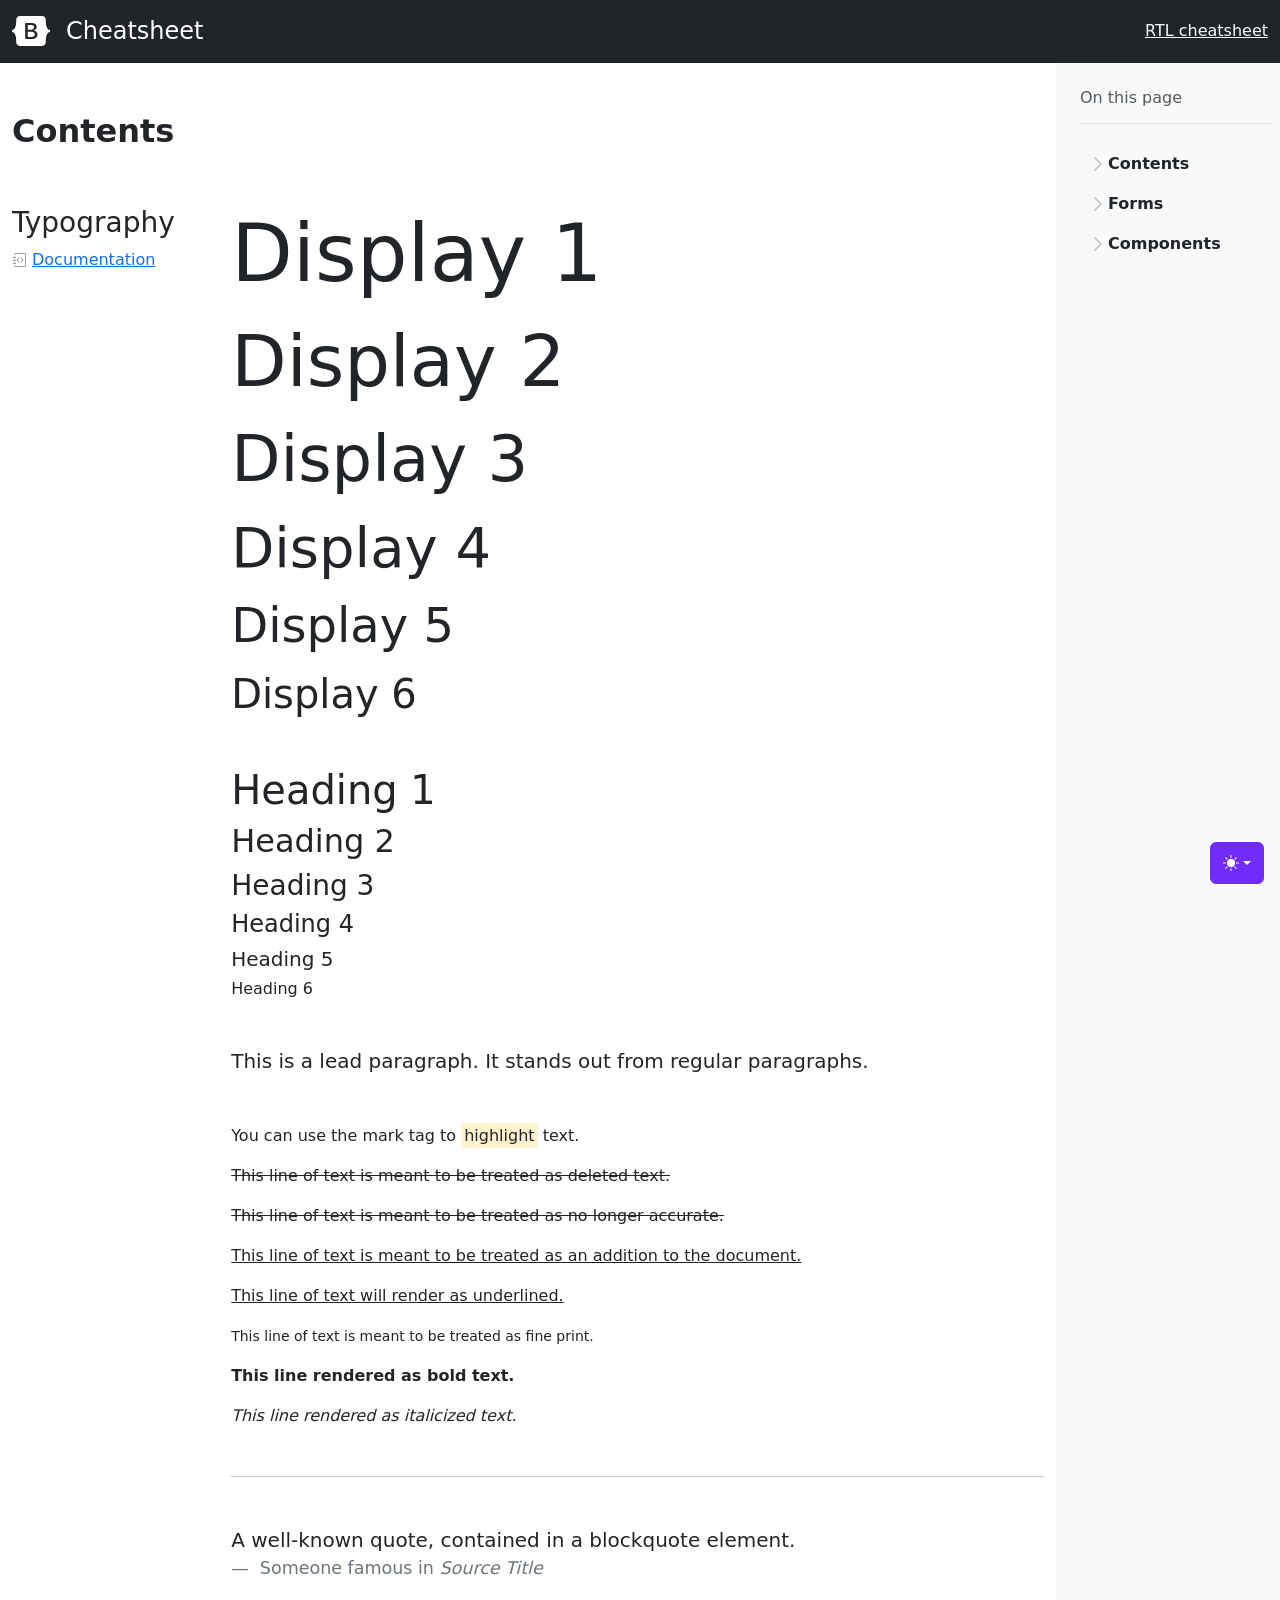
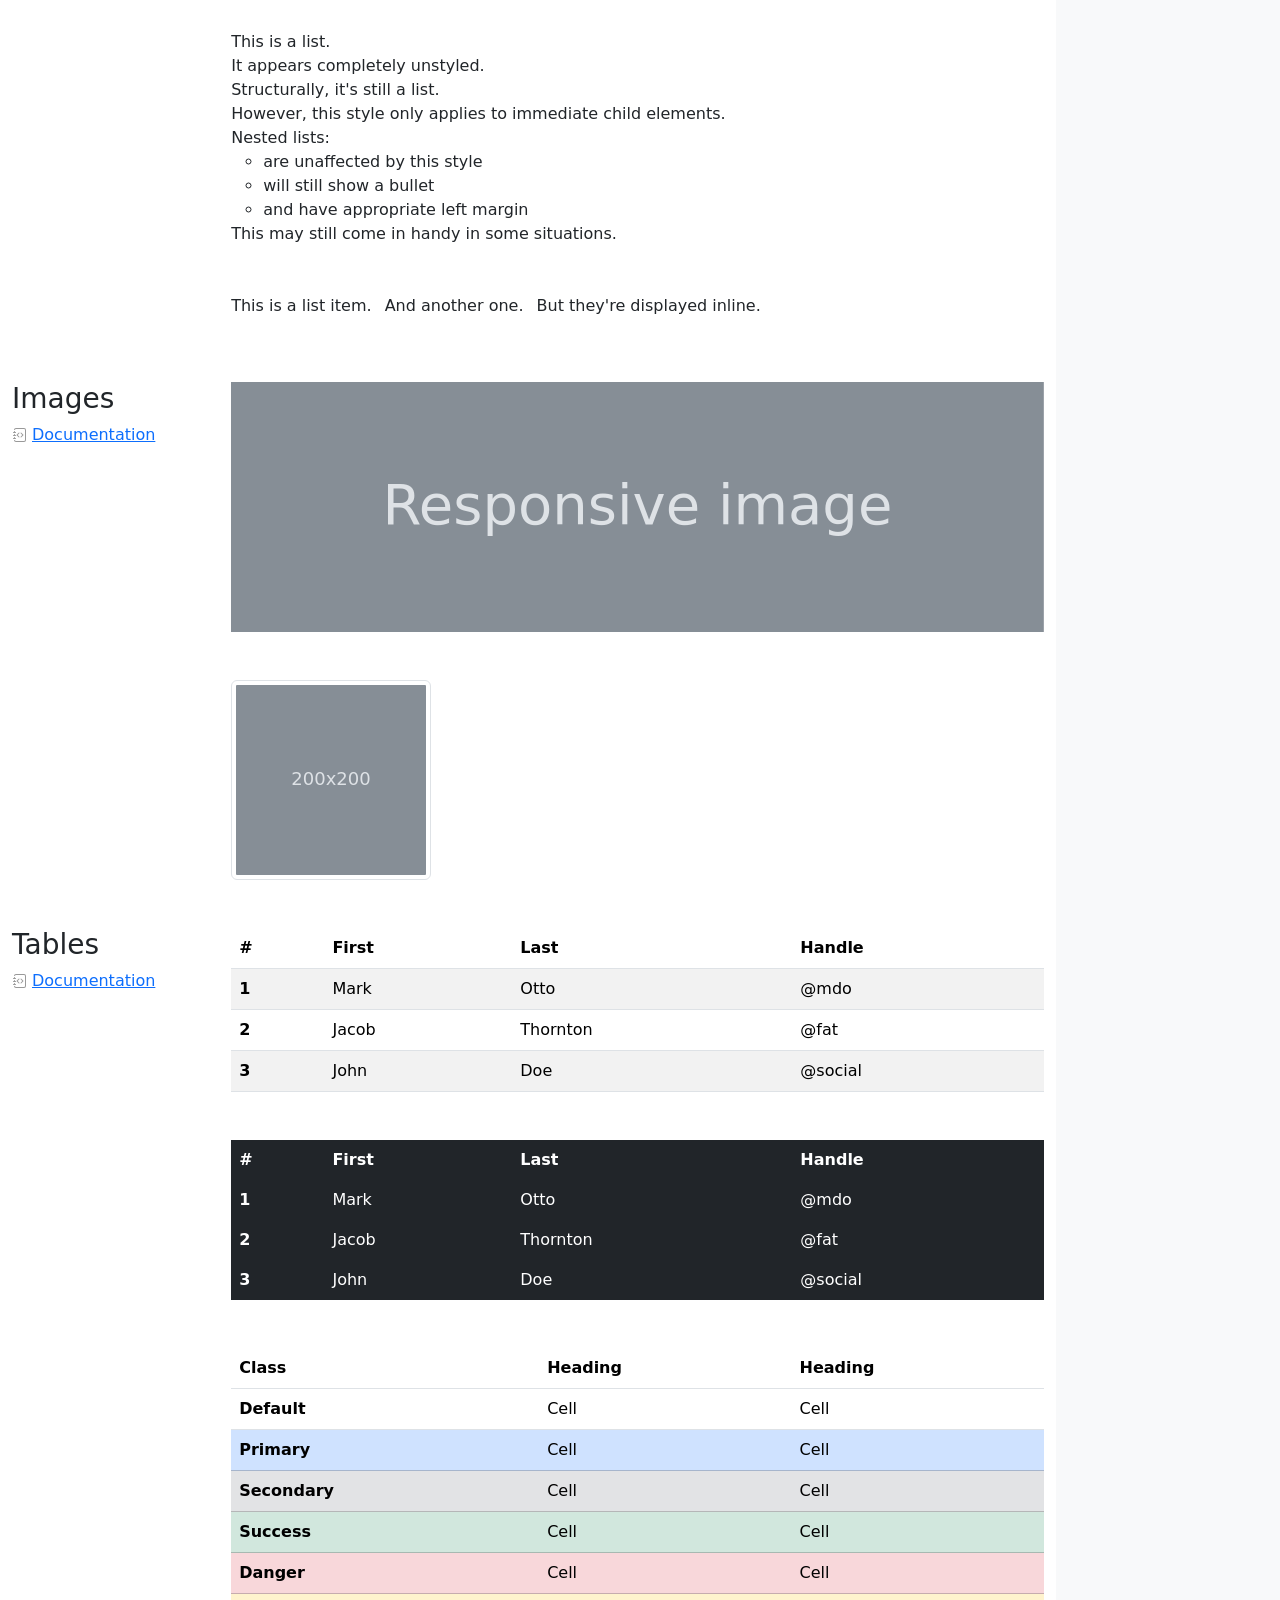
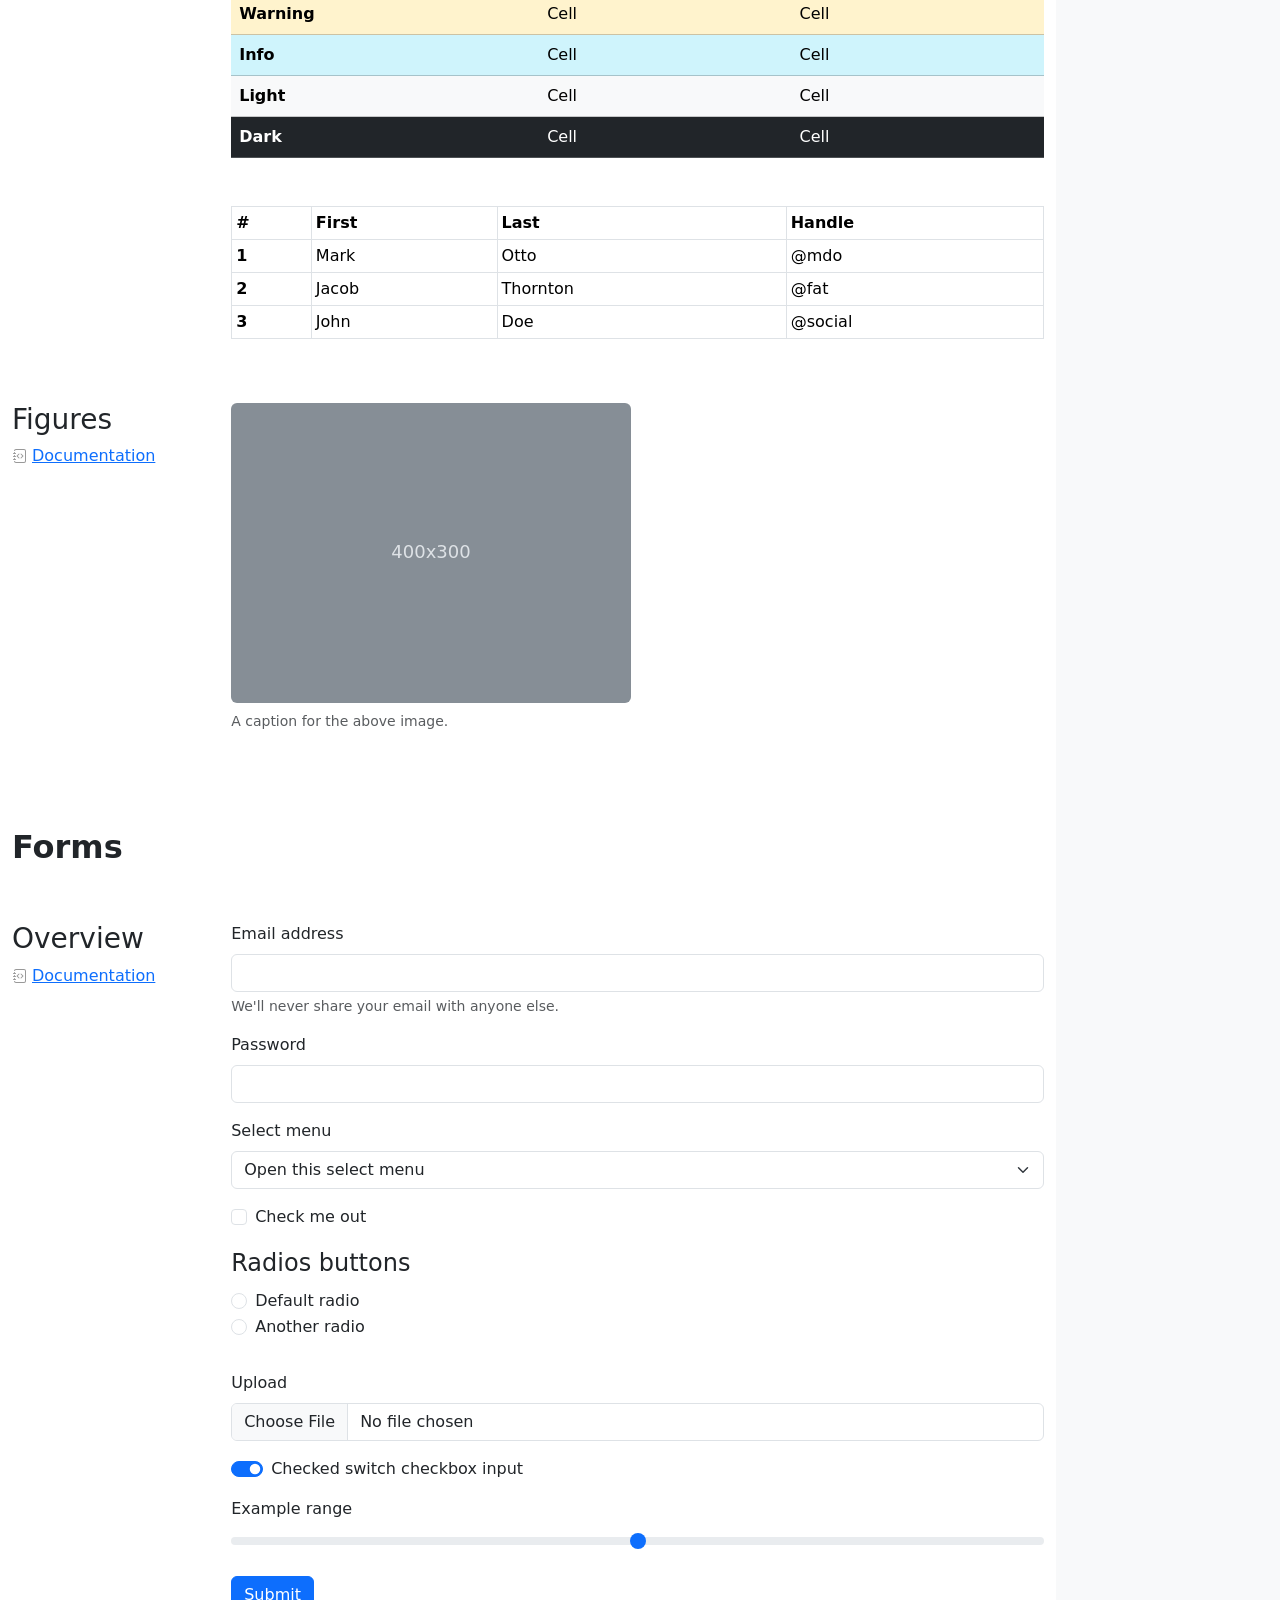
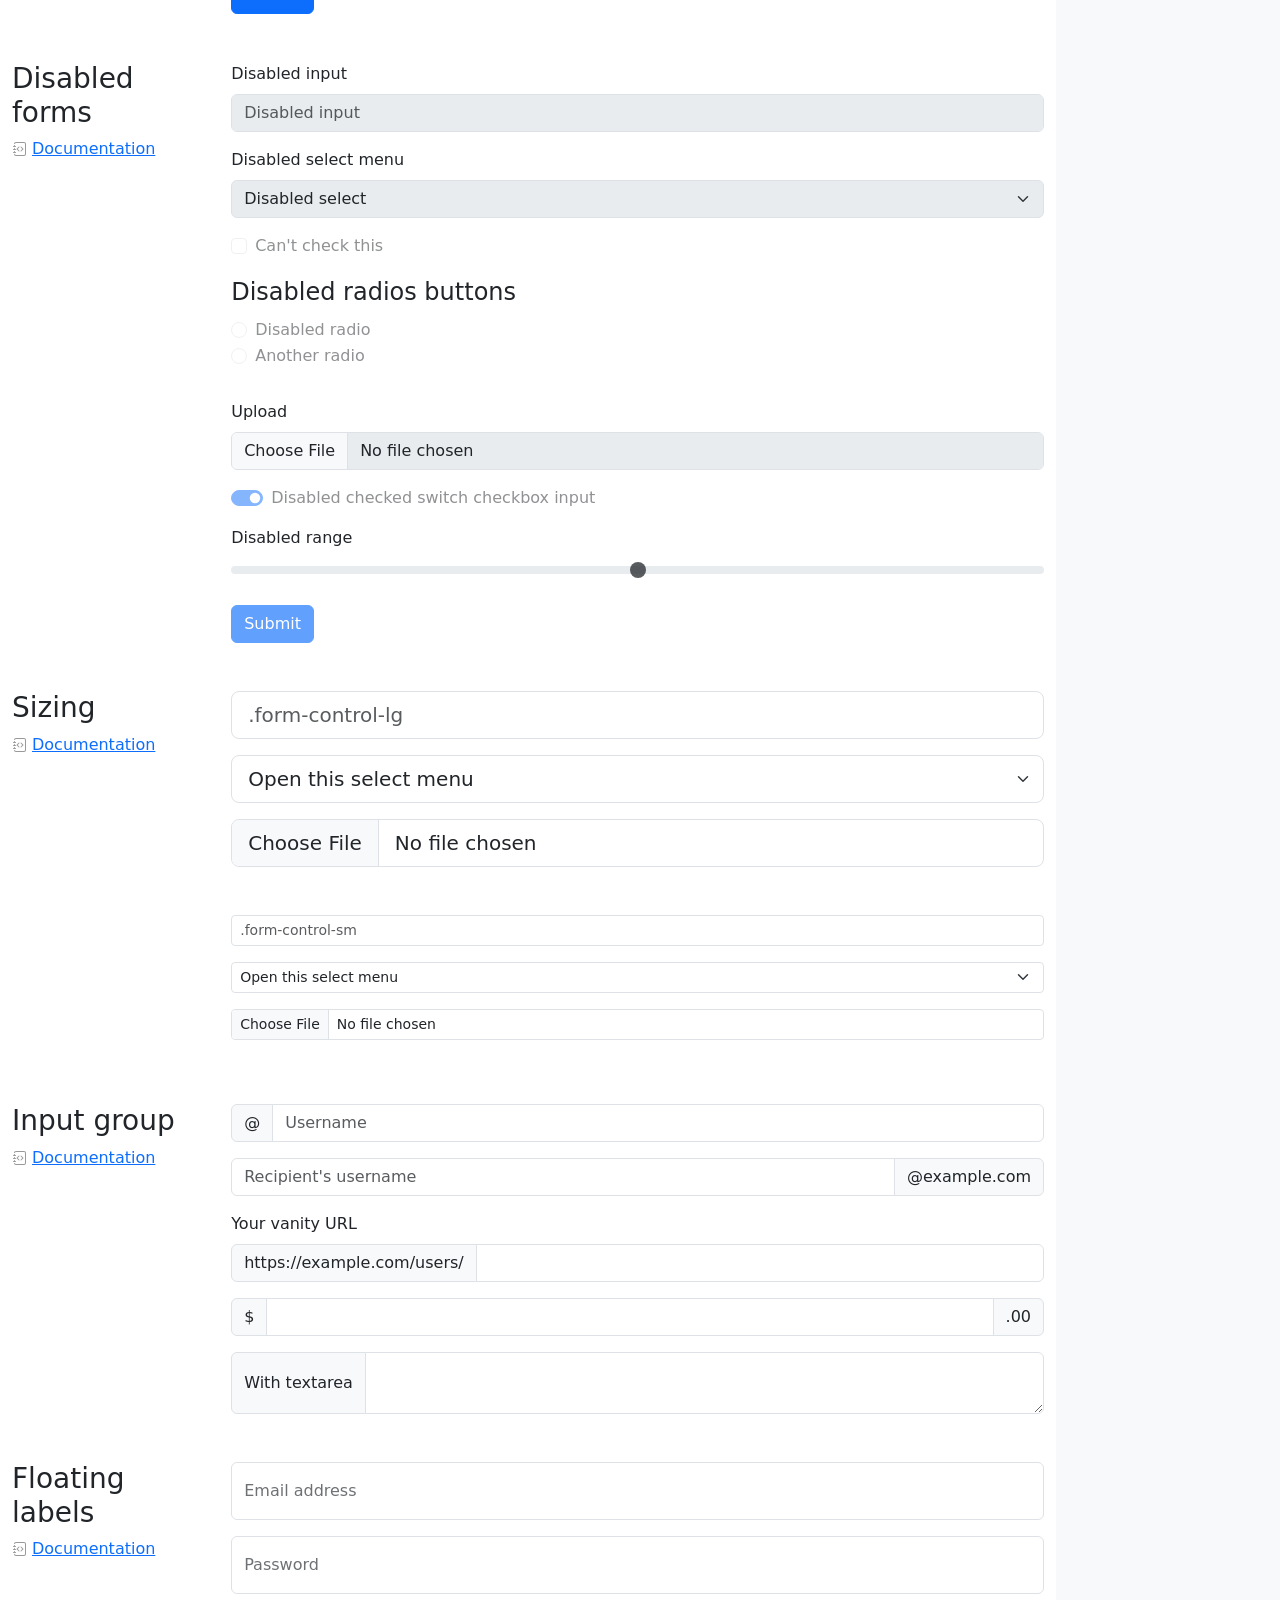
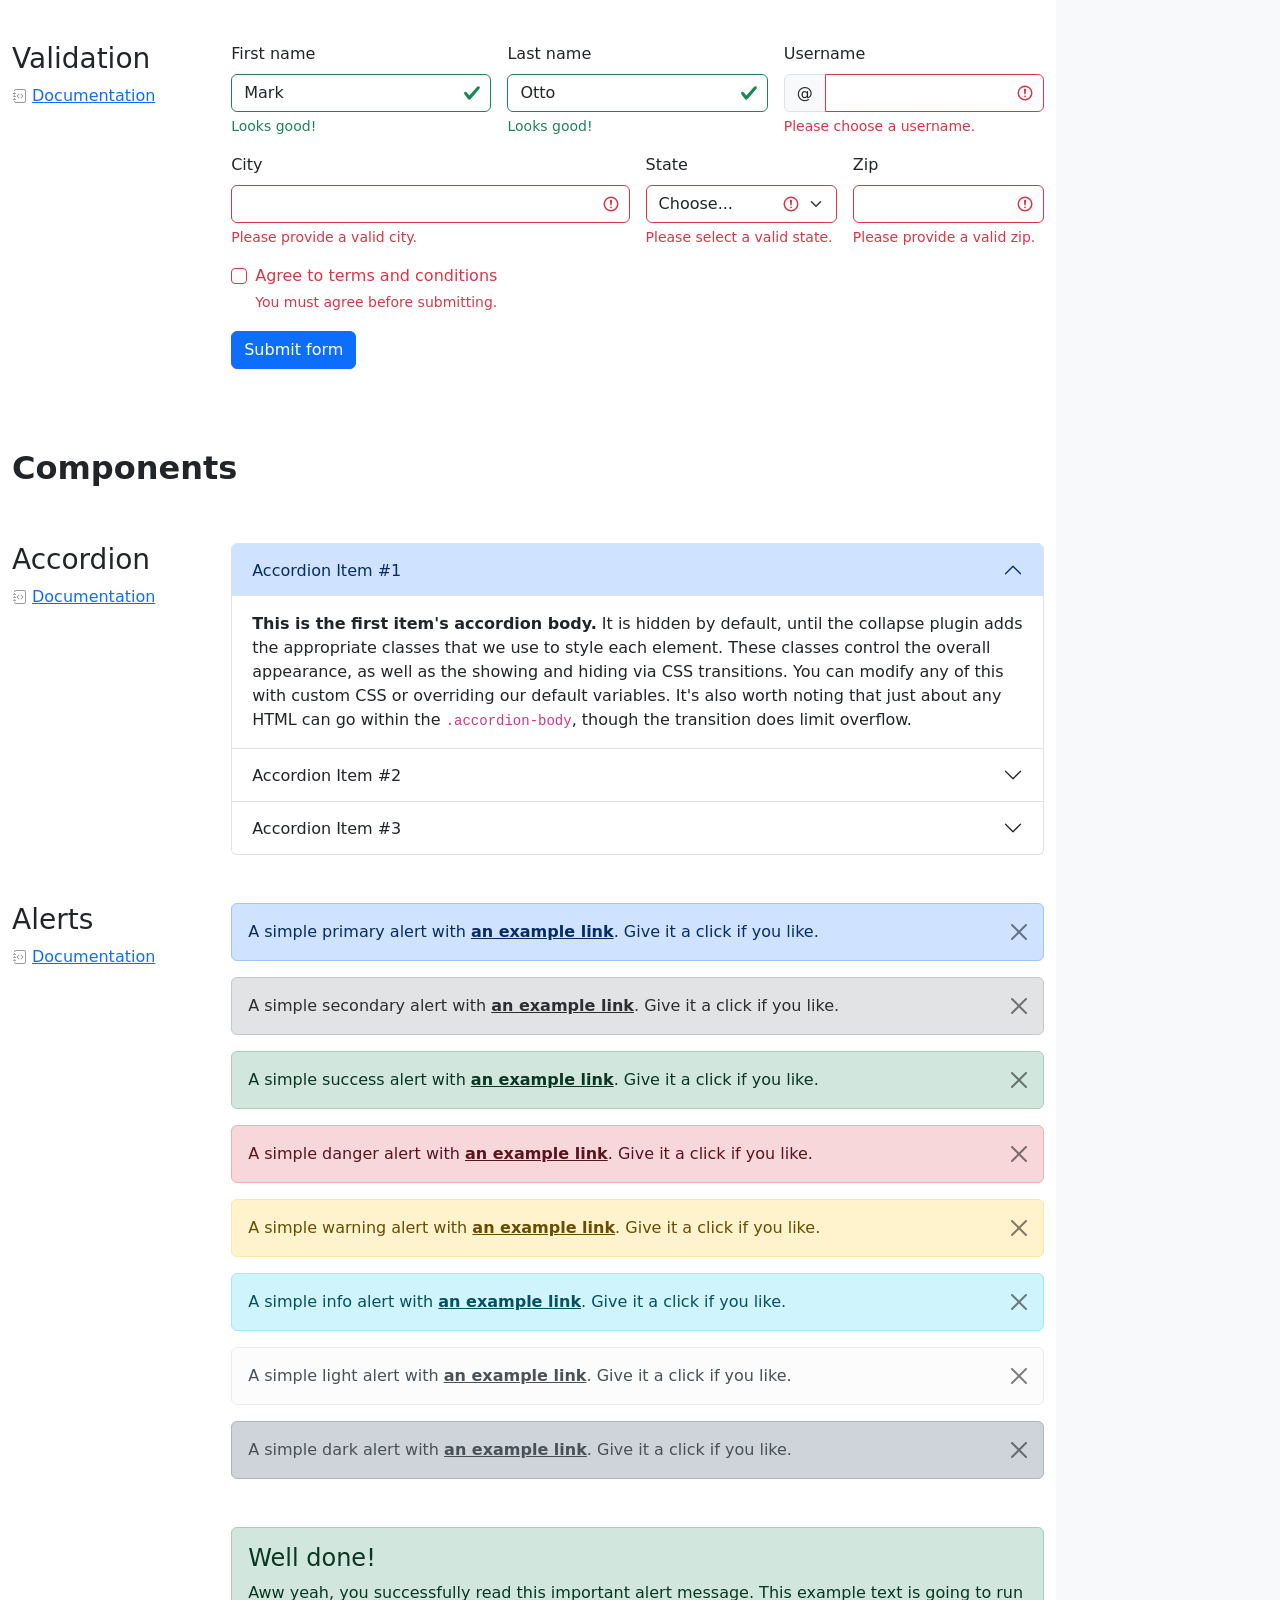
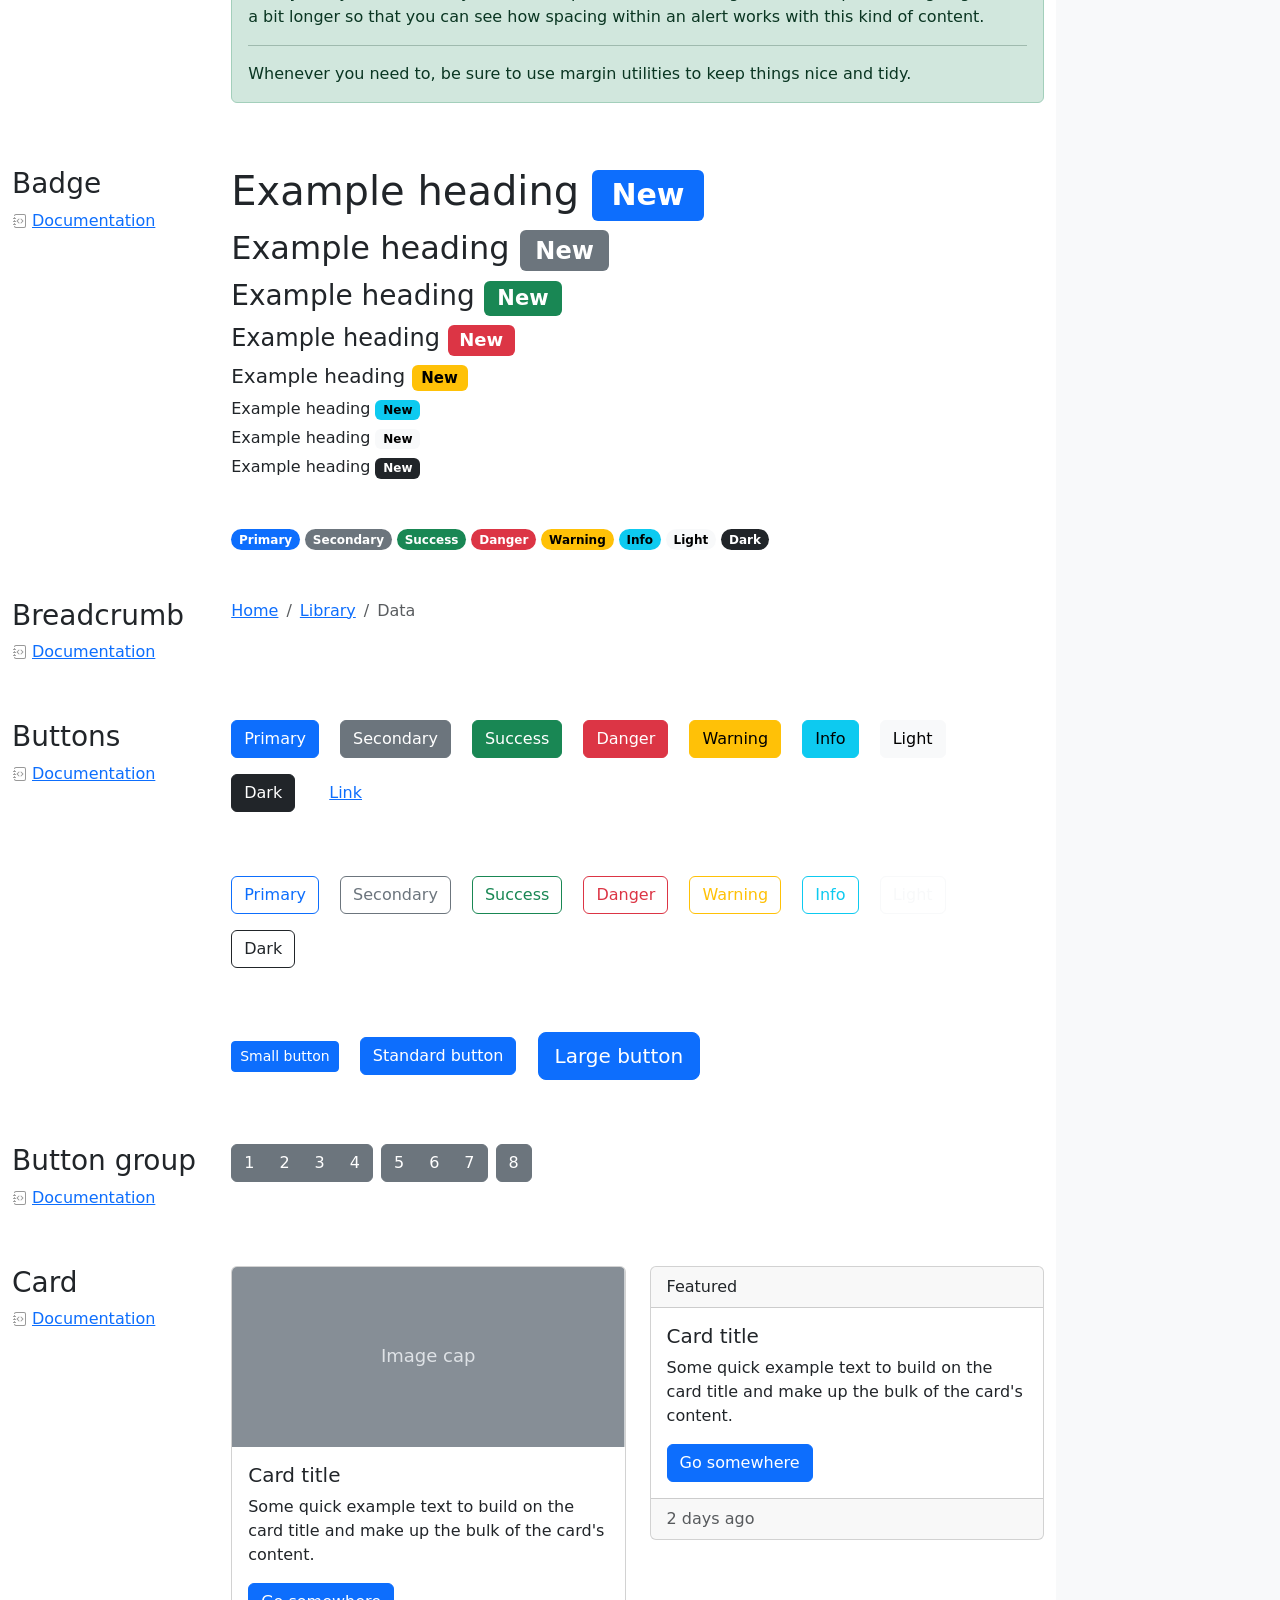
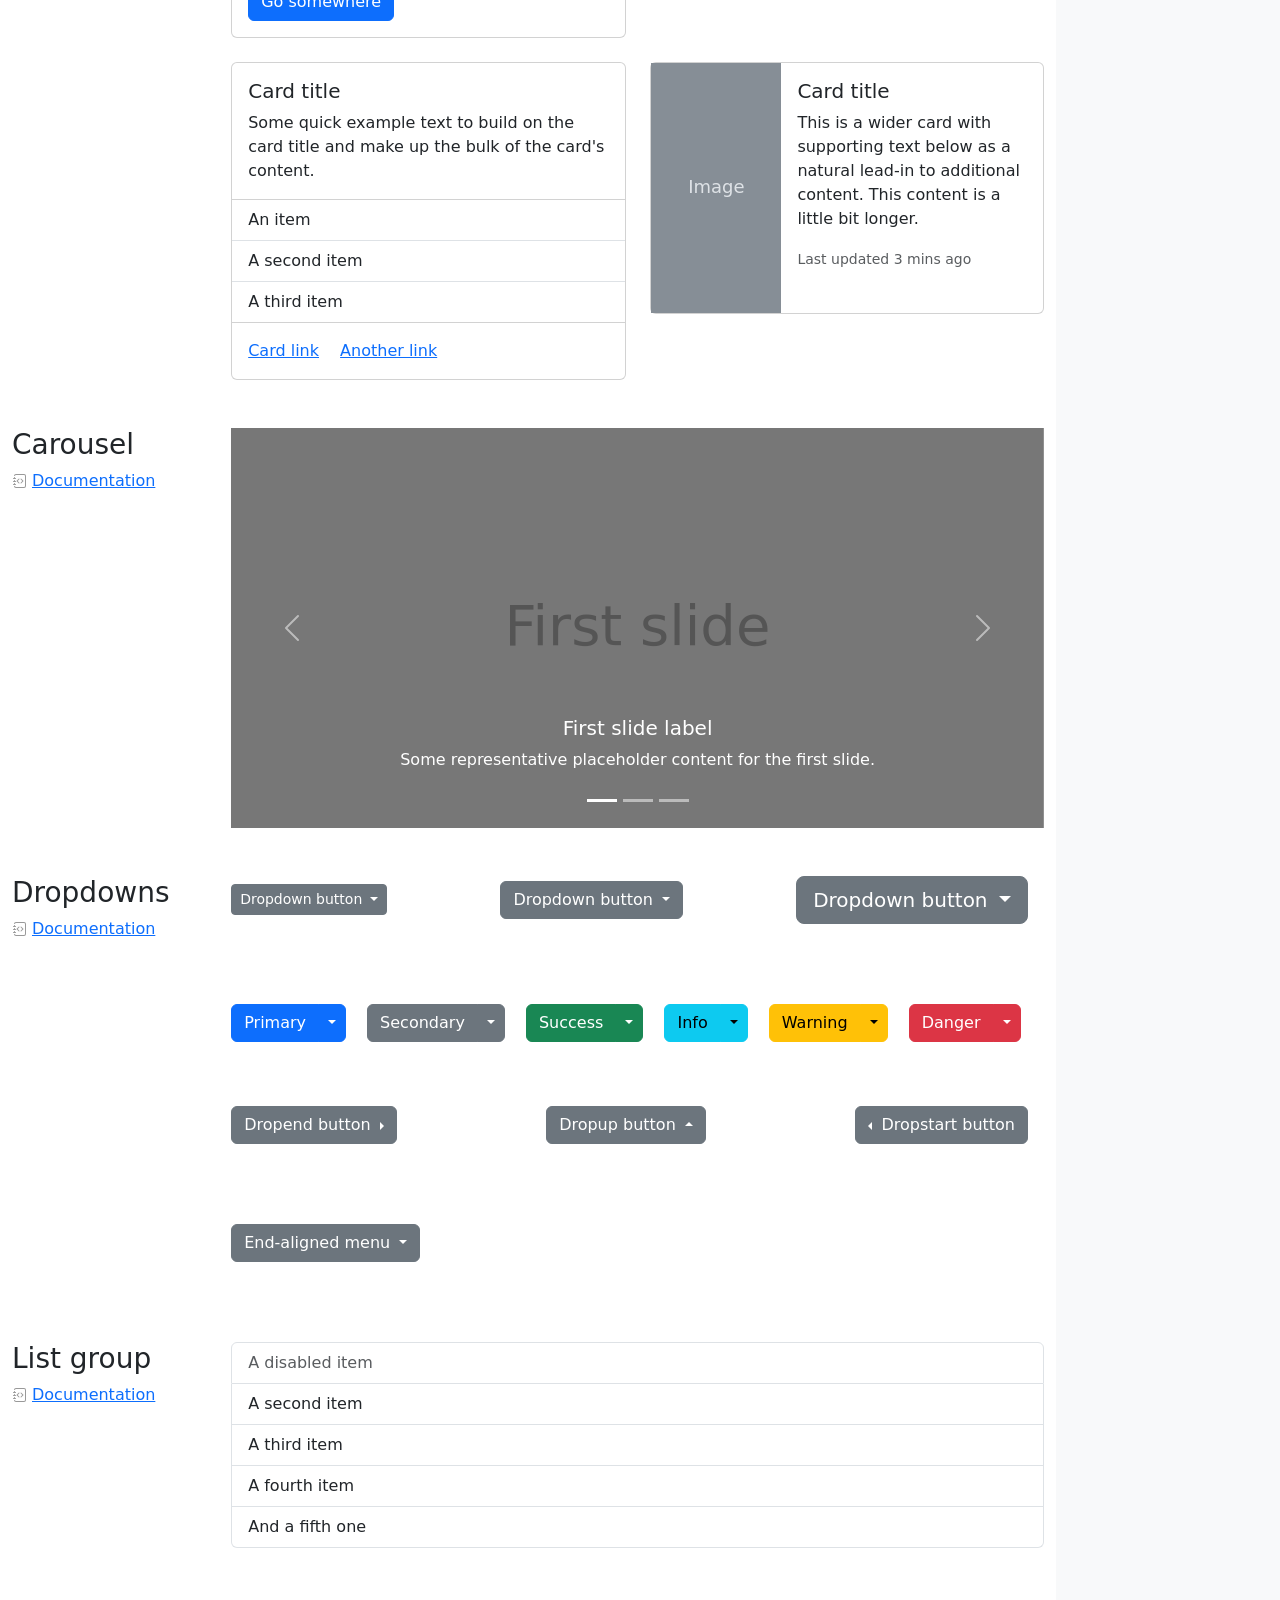
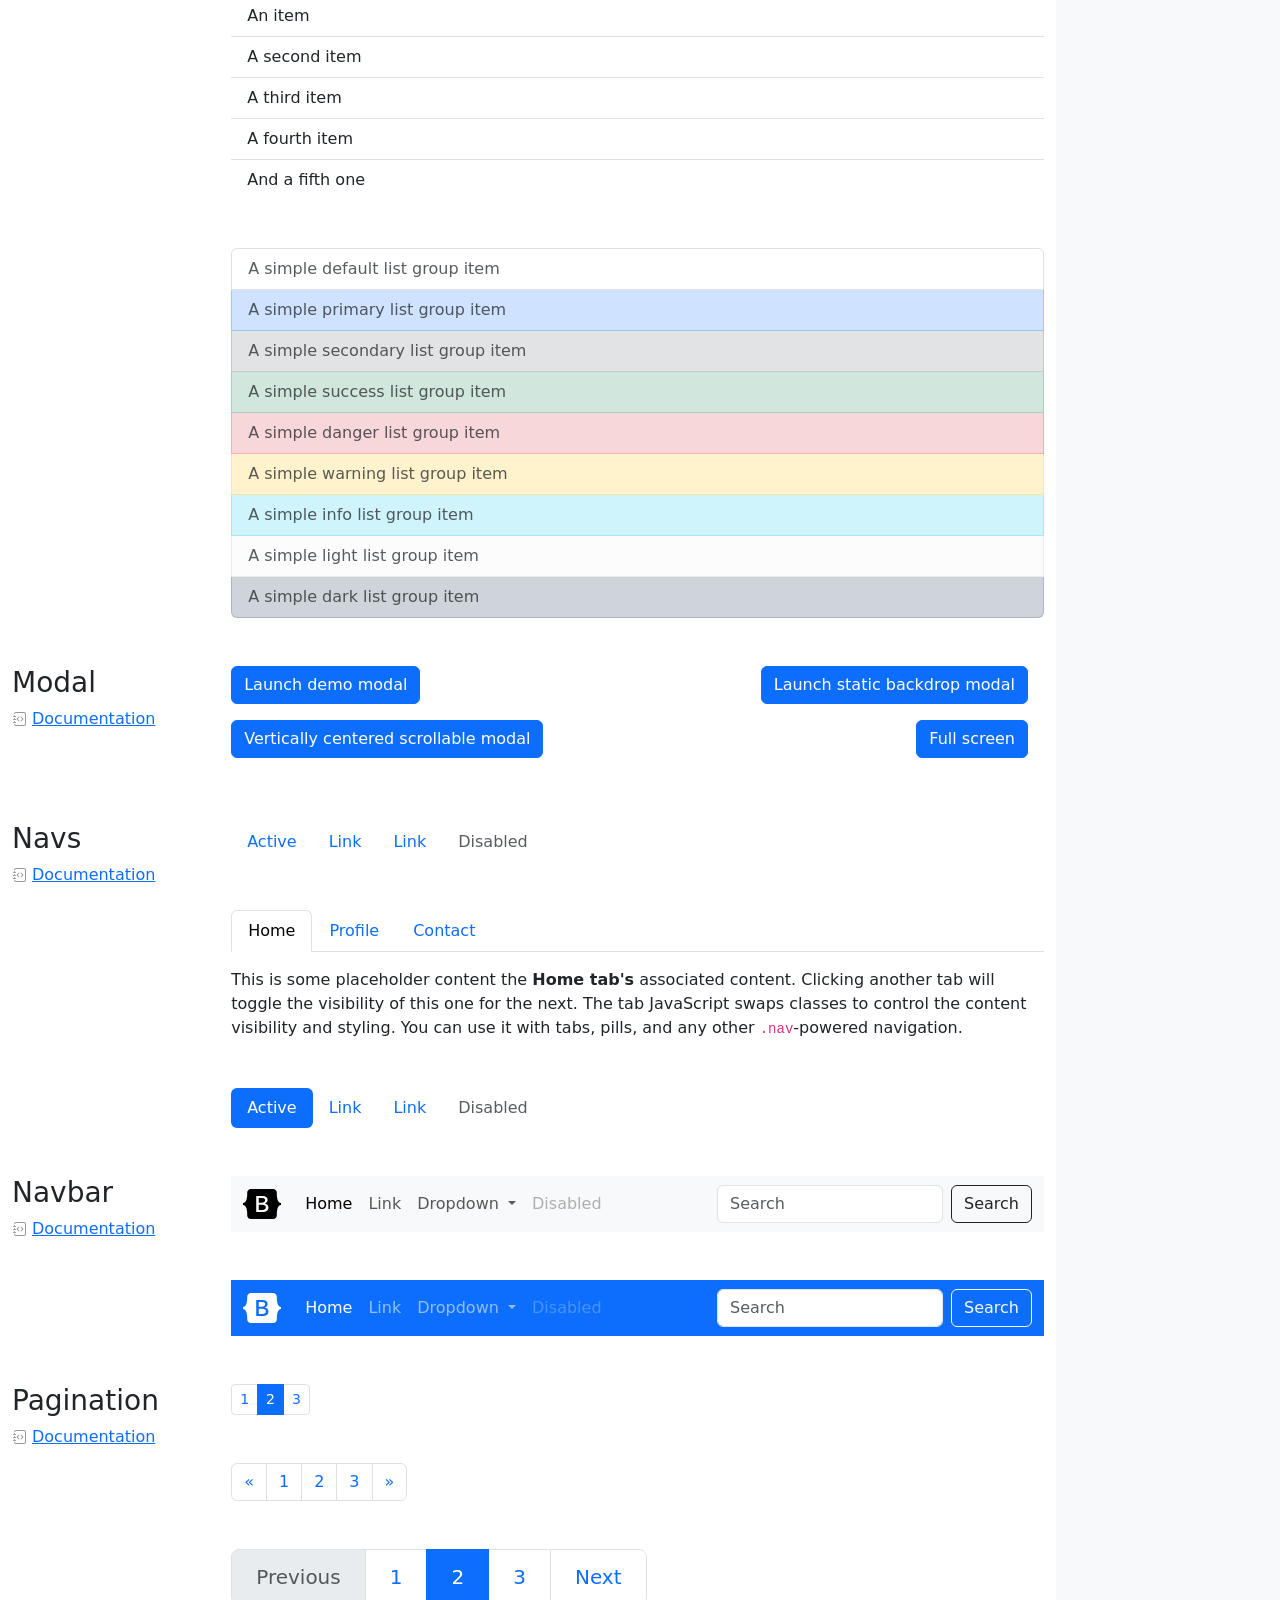
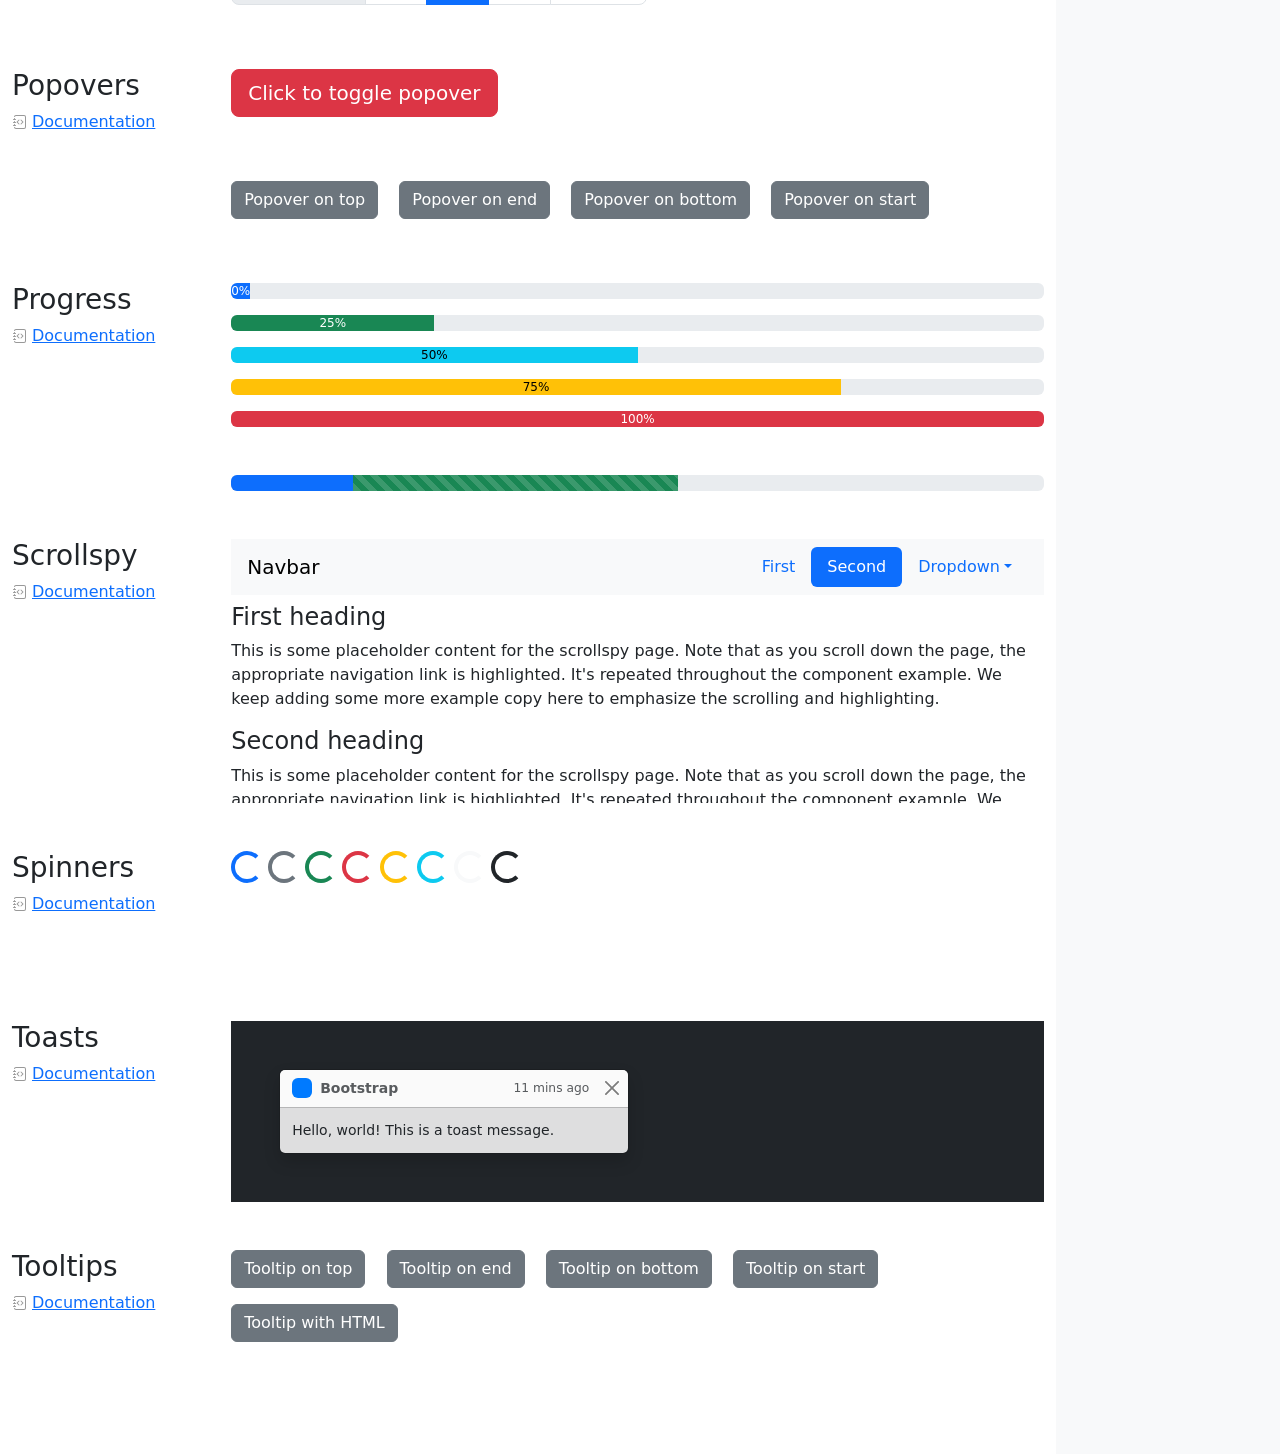
<file: python-projects/hw3/css/bootstrap-5.3.8-examples/cheatsheet/index.html>
<!doctype html>
<html lang="en" data-bs-theme="auto">
  <head>
    <meta charset="utf-8" />
    <meta name="viewport" content="width=device-width, initial-scale=1" />
    <meta name="description" content="" />
    <meta
      name="author"
      content="Mark Otto, Jacob Thornton, and Bootstrap contributors"
    />
    <meta name="generator" content="Astro v5.13.2" />
    <title>Cheatsheet · Bootstrap v5.3</title>
    <link
      rel="canonical"
      href="https://getbootstrap.com/docs/5.3/examples/cheatsheet/"
    />
    <script src="../assets/js/color-modes.js"></script>
    <link href="../assets/dist/css/bootstrap.min.css" rel="stylesheet" />
    <meta name="theme-color" content="#712cf9" />
    <link href="cheatsheet.css" rel="stylesheet" />
    <style>
      .bd-placeholder-img {
        font-size: 1.125rem;
        text-anchor: middle;
        -webkit-user-select: none;
        -moz-user-select: none;
        user-select: none;
      }
      @media (min-width: 768px) {
        .bd-placeholder-img-lg {
          font-size: 3.5rem;
        }
      }
      .b-example-divider {
        width: 100%;
        height: 3rem;
        background-color: #0000001a;
        border: solid rgba(0, 0, 0, 0.15);
        border-width: 1px 0;
        box-shadow:
          inset 0 0.5em 1.5em #0000001a,
          inset 0 0.125em 0.5em #00000026;
      }
      .b-example-vr {
        flex-shrink: 0;
        width: 1.5rem;
        height: 100vh;
      }
      .bi {
        vertical-align: -0.125em;
        fill: currentColor;
      }
      .nav-scroller {
        position: relative;
        z-index: 2;
        height: 2.75rem;
        overflow-y: hidden;
      }
      .nav-scroller .nav {
        display: flex;
        flex-wrap: nowrap;
        padding-bottom: 1rem;
        margin-top: -1px;
        overflow-x: auto;
        text-align: center;
        white-space: nowrap;
        -webkit-overflow-scrolling: touch;
      }
      .btn-bd-primary {
        --bd-violet-bg: #712cf9;
        --bd-violet-rgb: 112.520718, 44.062154, 249.437846;
        --bs-btn-font-weight: 600;
        --bs-btn-color: var(--bs-white);
        --bs-btn-bg: var(--bd-violet-bg);
        --bs-btn-border-color: var(--bd-violet-bg);
        --bs-btn-hover-color: var(--bs-white);
        --bs-btn-hover-bg: #6528e0;
        --bs-btn-hover-border-color: #6528e0;
        --bs-btn-focus-shadow-rgb: var(--bd-violet-rgb);
        --bs-btn-active-color: var(--bs-btn-hover-color);
        --bs-btn-active-bg: #5a23c8;
        --bs-btn-active-border-color: #5a23c8;
      }
      .bd-mode-toggle {
        z-index: 1500;
      }
      .bd-mode-toggle .bi {
        width: 1em;
        height: 1em;
      }
      .bd-mode-toggle .dropdown-menu .active .bi {
        display: block !important;
      }
    </style>
  </head>
  <body class="bg-body-tertiary">
    <svg xmlns="http://www.w3.org/2000/svg" class="d-none">
      <symbol id="check2" viewBox="0 0 16 16">
        <path
          d="M13.854 3.646a.5.5 0 0 1 0 .708l-7 7a.5.5 0 0 1-.708 0l-3.5-3.5a.5.5 0 1 1 .708-.708L6.5 10.293l6.646-6.647a.5.5 0 0 1 .708 0z"
        ></path>
      </symbol>
      <symbol id="circle-half" viewBox="0 0 16 16">
        <path
          d="M8 15A7 7 0 1 0 8 1v14zm0 1A8 8 0 1 1 8 0a8 8 0 0 1 0 16z"
        ></path>
      </symbol>
      <symbol id="moon-stars-fill" viewBox="0 0 16 16">
        <path
          d="M6 .278a.768.768 0 0 1 .08.858 7.208 7.208 0 0 0-.878 3.46c0 4.021 3.278 7.277 7.318 7.277.527 0 1.04-.055 1.533-.16a.787.787 0 0 1 .81.316.733.733 0 0 1-.031.893A8.349 8.349 0 0 1 8.344 16C3.734 16 0 12.286 0 7.71 0 4.266 2.114 1.312 5.124.06A.752.752 0 0 1 6 .278z"
        ></path>
        <path
          d="M10.794 3.148a.217.217 0 0 1 .412 0l.387 1.162c.173.518.579.924 1.097 1.097l1.162.387a.217.217 0 0 1 0 .412l-1.162.387a1.734 1.734 0 0 0-1.097 1.097l-.387 1.162a.217.217 0 0 1-.412 0l-.387-1.162A1.734 1.734 0 0 0 9.31 6.593l-1.162-.387a.217.217 0 0 1 0-.412l1.162-.387a1.734 1.734 0 0 0 1.097-1.097l.387-1.162zM13.863.099a.145.145 0 0 1 .274 0l.258.774c.115.346.386.617.732.732l.774.258a.145.145 0 0 1 0 .274l-.774.258a1.156 1.156 0 0 0-.732.732l-.258.774a.145.145 0 0 1-.274 0l-.258-.774a1.156 1.156 0 0 0-.732-.732l-.774-.258a.145.145 0 0 1 0-.274l.774-.258c.346-.115.617-.386.732-.732L13.863.1z"
        ></path>
      </symbol>
      <symbol id="sun-fill" viewBox="0 0 16 16">
        <path
          d="M8 12a4 4 0 1 0 0-8 4 4 0 0 0 0 8zM8 0a.5.5 0 0 1 .5.5v2a.5.5 0 0 1-1 0v-2A.5.5 0 0 1 8 0zm0 13a.5.5 0 0 1 .5.5v2a.5.5 0 0 1-1 0v-2A.5.5 0 0 1 8 13zm8-5a.5.5 0 0 1-.5.5h-2a.5.5 0 0 1 0-1h2a.5.5 0 0 1 .5.5zM3 8a.5.5 0 0 1-.5.5h-2a.5.5 0 0 1 0-1h2A.5.5 0 0 1 3 8zm10.657-5.657a.5.5 0 0 1 0 .707l-1.414 1.415a.5.5 0 1 1-.707-.708l1.414-1.414a.5.5 0 0 1 .707 0zm-9.193 9.193a.5.5 0 0 1 0 .707L3.05 13.657a.5.5 0 0 1-.707-.707l1.414-1.414a.5.5 0 0 1 .707 0zm9.193 2.121a.5.5 0 0 1-.707 0l-1.414-1.414a.5.5 0 0 1 .707-.707l1.414 1.414a.5.5 0 0 1 0 .707zM4.464 4.465a.5.5 0 0 1-.707 0L2.343 3.05a.5.5 0 1 1 .707-.707l1.414 1.414a.5.5 0 0 1 0 .708z"
        ></path>
      </symbol>
    </svg>
    <div
      class="dropdown position-fixed bottom-0 end-0 mb-3 me-3 bd-mode-toggle"
    >
      <button
        class="btn btn-bd-primary py-2 dropdown-toggle d-flex align-items-center"
        id="bd-theme"
        type="button"
        aria-expanded="false"
        data-bs-toggle="dropdown"
        aria-label="Toggle theme (auto)"
      >
        <svg class="bi my-1 theme-icon-active" aria-hidden="true">
          <use href="#circle-half"></use>
        </svg>
        <span class="visually-hidden" id="bd-theme-text">Toggle theme</span>
      </button>
      <ul
        class="dropdown-menu dropdown-menu-end shadow"
        aria-labelledby="bd-theme-text"
      >
        <li>
          <button
            type="button"
            class="dropdown-item d-flex align-items-center"
            data-bs-theme-value="light"
            aria-pressed="false"
          >
            <svg class="bi me-2 opacity-50" aria-hidden="true">
              <use href="#sun-fill"></use>
            </svg>
            Light
            <svg class="bi ms-auto d-none" aria-hidden="true">
              <use href="#check2"></use>
            </svg>
          </button>
        </li>
        <li>
          <button
            type="button"
            class="dropdown-item d-flex align-items-center"
            data-bs-theme-value="dark"
            aria-pressed="false"
          >
            <svg class="bi me-2 opacity-50" aria-hidden="true">
              <use href="#moon-stars-fill"></use>
            </svg>
            Dark
            <svg class="bi ms-auto d-none" aria-hidden="true">
              <use href="#check2"></use>
            </svg>
          </button>
        </li>
        <li>
          <button
            type="button"
            class="dropdown-item d-flex align-items-center active"
            data-bs-theme-value="auto"
            aria-pressed="true"
          >
            <svg class="bi me-2 opacity-50" aria-hidden="true">
              <use href="#circle-half"></use>
            </svg>
            Auto
            <svg class="bi ms-auto d-none" aria-hidden="true">
              <use href="#check2"></use>
            </svg>
          </button>
        </li>
      </ul>
    </div>
    <header
      class="bd-header bg-dark py-3 d-flex align-items-stretch border-bottom border-dark"
    >
      <div class="container-fluid d-flex align-items-center">
        <h1 class="d-flex align-items-center fs-4 text-white mb-0">
          <img
            src="../assets/brand/bootstrap-logo-white.svg"
            width="38"
            height="30"
            class="me-3"
            alt="Bootstrap"
          />
          Cheatsheet
        </h1>
        <a
          href="../examples/cheatsheet-rtl/"
          class="ms-auto link-light"
          hreflang="ar"
          >RTL cheatsheet</a
        >
      </div>
    </header>
    <aside
      class="bd-aside sticky-xl-top text-body-secondary align-self-start mb-3 mb-xl-5 px-2"
    >
      <h2 class="h6 pt-4 pb-3 mb-4 border-bottom">On this page</h2>
      <nav class="small" id="toc">
        <ul class="list-unstyled">
          <li class="my-2">
            <button
              type="button"
              class="btn d-inline-flex align-items-center collapsed border-0"
              data-bs-toggle="collapse"
              aria-expanded="false"
              data-bs-target="#contents-collapse"
              aria-controls="contents-collapse"
            >
              Contents
            </button>
            <ul class="list-unstyled ps-3 collapse" id="contents-collapse">
              <li>
                <a
                  class="d-inline-flex align-items-center rounded text-decoration-none"
                  href="#typography"
                  >Typography</a
                >
              </li>
              <li>
                <a
                  class="d-inline-flex align-items-center rounded text-decoration-none"
                  href="#images"
                  >Images</a
                >
              </li>
              <li>
                <a
                  class="d-inline-flex align-items-center rounded text-decoration-none"
                  href="#tables"
                  >Tables</a
                >
              </li>
              <li>
                <a
                  class="d-inline-flex align-items-center rounded text-decoration-none"
                  href="#figures"
                  >Figures</a
                >
              </li>
            </ul>
          </li>
          <li class="my-2">
            <button
              type="button"
              class="btn d-inline-flex align-items-center collapsed border-0"
              data-bs-toggle="collapse"
              aria-expanded="false"
              data-bs-target="#forms-collapse"
              aria-controls="forms-collapse"
            >
              Forms
            </button>
            <ul class="list-unstyled ps-3 collapse" id="forms-collapse">
              <li>
                <a
                  class="d-inline-flex align-items-center rounded text-decoration-none"
                  href="#overview"
                  >Overview</a
                >
              </li>
              <li>
                <a
                  class="d-inline-flex align-items-center rounded text-decoration-none"
                  href="#disabled-forms"
                  >Disabled forms</a
                >
              </li>
              <li>
                <a
                  class="d-inline-flex align-items-center rounded text-decoration-none"
                  href="#sizing"
                  >Sizing</a
                >
              </li>
              <li>
                <a
                  class="d-inline-flex align-items-center rounded text-decoration-none"
                  href="#input-group"
                  >Input group</a
                >
              </li>
              <li>
                <a
                  class="d-inline-flex align-items-center rounded text-decoration-none"
                  href="#floating-labels"
                  >Floating labels</a
                >
              </li>
              <li>
                <a
                  class="d-inline-flex align-items-center rounded text-decoration-none"
                  href="#validation"
                  >Validation</a
                >
              </li>
            </ul>
          </li>
          <li class="my-2">
            <button
              type="button"
              class="btn d-inline-flex align-items-center collapsed border-0"
              data-bs-toggle="collapse"
              aria-expanded="false"
              data-bs-target="#components-collapse"
              aria-controls="components-collapse"
            >
              Components
            </button>
            <ul class="list-unstyled ps-3 collapse" id="components-collapse">
              <li>
                <a
                  class="d-inline-flex align-items-center rounded text-decoration-none"
                  href="#accordion"
                  >Accordion</a
                >
              </li>
              <li>
                <a
                  class="d-inline-flex align-items-center rounded text-decoration-none"
                  href="#alerts"
                  >Alerts</a
                >
              </li>
              <li>
                <a
                  class="d-inline-flex align-items-center rounded text-decoration-none"
                  href="#badge"
                  >Badge</a
                >
              </li>
              <li>
                <a
                  class="d-inline-flex align-items-center rounded text-decoration-none"
                  href="#breadcrumb"
                  >Breadcrumb</a
                >
              </li>
              <li>
                <a
                  class="d-inline-flex align-items-center rounded text-decoration-none"
                  href="#buttons"
                  >Buttons</a
                >
              </li>
              <li>
                <a
                  class="d-inline-flex align-items-center rounded text-decoration-none"
                  href="#button-group"
                  >Button group</a
                >
              </li>
              <li>
                <a
                  class="d-inline-flex align-items-center rounded text-decoration-none"
                  href="#card"
                  >Card</a
                >
              </li>
              <li>
                <a
                  class="d-inline-flex align-items-center rounded text-decoration-none"
                  href="#carousel"
                  >Carousel</a
                >
              </li>
              <li>
                <a
                  class="d-inline-flex align-items-center rounded text-decoration-none"
                  href="#dropdowns"
                  >Dropdowns</a
                >
              </li>
              <li>
                <a
                  class="d-inline-flex align-items-center rounded text-decoration-none"
                  href="#list-group"
                  >List group</a
                >
              </li>
              <li>
                <a
                  class="d-inline-flex align-items-center rounded text-decoration-none"
                  href="#modal"
                  >Modal</a
                >
              </li>
              <li>
                <a
                  class="d-inline-flex align-items-center rounded text-decoration-none"
                  href="#navs"
                  >Navs</a
                >
              </li>
              <li>
                <a
                  class="d-inline-flex align-items-center rounded text-decoration-none"
                  href="#navbar"
                  >Navbar</a
                >
              </li>
              <li>
                <a
                  class="d-inline-flex align-items-center rounded text-decoration-none"
                  href="#pagination"
                  >Pagination</a
                >
              </li>
              <li>
                <a
                  class="d-inline-flex align-items-center rounded text-decoration-none"
                  href="#popovers"
                  >Popovers</a
                >
              </li>
              <li>
                <a
                  class="d-inline-flex align-items-center rounded text-decoration-none"
                  href="#progress"
                  >Progress</a
                >
              </li>
              <li>
                <a
                  class="d-inline-flex align-items-center rounded text-decoration-none"
                  href="#scrollspy"
                  >Scrollspy</a
                >
              </li>
              <li>
                <a
                  class="d-inline-flex align-items-center rounded text-decoration-none"
                  href="#spinners"
                  >Spinners</a
                >
              </li>
              <li>
                <a
                  class="d-inline-flex align-items-center rounded text-decoration-none"
                  href="#toasts"
                  >Toasts</a
                >
              </li>
              <li>
                <a
                  class="d-inline-flex align-items-center rounded text-decoration-none"
                  href="#tooltips"
                  >Tooltips</a
                >
              </li>
            </ul>
          </li>
        </ul>
      </nav>
    </aside>
    <main class="bd-cheatsheet container-fluid bg-body">
      <section id="content">
        <h2 class="sticky-xl-top fw-bold pt-3 pt-xl-5 pb-2 pb-xl-3">
          Contents
        </h2>
        <article class="my-3" id="typography">
          <div
            class="bd-heading sticky-xl-top align-self-start mt-5 mb-3 mt-xl-0 mb-xl-2"
          >
            <h3>Typography</h3>
            <a class="d-flex align-items-center" href="../content/typography"
              >Documentation</a
            >
          </div>
          <div>
            <div class="bd-example-snippet bd-code-snippet">
              <div class="bd-example m-0 border-0">
                <p class="display-1">Display 1</p>
                <p class="display-2">Display 2</p>
                <p class="display-3">Display 3</p>
                <p class="display-4">Display 4</p>
                <p class="display-5">Display 5</p>
                <p class="display-6">Display 6</p>
              </div>
            </div>
            <div class="bd-example-snippet bd-code-snippet">
              <div class="bd-example m-0 border-0">
                <p class="h1">Heading 1</p>
                <p class="h2">Heading 2</p>
                <p class="h3">Heading 3</p>
                <p class="h4">Heading 4</p>
                <p class="h5">Heading 5</p>
                <p class="h6">Heading 6</p>
              </div>
            </div>
            <div class="bd-example-snippet bd-code-snippet">
              <div class="bd-example m-0 border-0">
                <p class="lead">
                  This is a lead paragraph. It stands out from regular
                  paragraphs.
                </p>
              </div>
            </div>
            <div class="bd-example-snippet bd-code-snippet">
              <div class="bd-example m-0 border-0">
                <p>You can use the mark tag to <mark>highlight</mark> text.</p>
                <p>
                  <del
                    >This line of text is meant to be treated as deleted
                    text.</del
                  >
                </p>
                <p>
                  <s
                    >This line of text is meant to be treated as no longer
                    accurate.</s
                  >
                </p>
                <p>
                  <ins
                    >This line of text is meant to be treated as an addition to
                    the document.</ins
                  >
                </p>
                <p><u>This line of text will render as underlined.</u></p>
                <p>
                  <small
                    >This line of text is meant to be treated as fine
                    print.</small
                  >
                </p>
                <p><strong>This line rendered as bold text.</strong></p>
                <p><em>This line rendered as italicized text.</em></p>
              </div>
            </div>
            <div class="bd-example-snippet bd-code-snippet">
              <div class="bd-example m-0 border-0">
                <hr />
              </div>
            </div>
            <div class="bd-example-snippet bd-code-snippet">
              <div class="bd-example m-0 border-0">
                <blockquote class="blockquote">
                  <p>A well-known quote, contained in a blockquote element.</p>
                  <footer class="blockquote-footer">
                    Someone famous in
                    <cite title="Source Title">Source Title</cite>
                  </footer>
                </blockquote>
              </div>
            </div>
            <div class="bd-example-snippet bd-code-snippet">
              <div class="bd-example m-0 border-0">
                <ul class="list-unstyled">
                  <li>This is a list.</li>
                  <li>It appears completely unstyled.</li>
                  <li>Structurally, it's still a list.</li>
                  <li>
                    However, this style only applies to immediate child
                    elements.
                  </li>
                  <li>
                    Nested lists:
                    <ul>
                      <li>are unaffected by this style</li>
                      <li>will still show a bullet</li>
                      <li>and have appropriate left margin</li>
                    </ul>
                  </li>
                  <li>This may still come in handy in some situations.</li>
                </ul>
              </div>
            </div>
            <div class="bd-example-snippet bd-code-snippet">
              <div class="bd-example m-0 border-0">
                <ul class="list-inline">
                  <li class="list-inline-item">This is a list item.</li>
                  <li class="list-inline-item">And another one.</li>
                  <li class="list-inline-item">
                    But they're displayed inline.
                  </li>
                </ul>
              </div>
            </div>
          </div>
        </article>
        <article class="my-3" id="images">
          <div
            class="bd-heading sticky-xl-top align-self-start mt-5 mb-3 mt-xl-0 mb-xl-2"
          >
            <h3>Images</h3>
            <a class="d-flex align-items-center" href="../content/images"
              >Documentation</a
            >
          </div>
          <div>
            <div class="bd-example-snippet bd-code-snippet">
              <div class="bd-example m-0 border-0">
                <svg
                  aria-label="Placeholder: Responsive image"
                  class="bd-placeholder-img bd-placeholder-img-lg img-fluid"
                  height="250"
                  preserveAspectRatio="xMidYMid slice"
                  role="img"
                  width="100%"
                  xmlns="http://www.w3.org/2000/svg"
                >
                  <title>Placeholder</title>
                  <rect width="100%" height="100%" fill="#868e96" />
                  <text x="50%" y="50%" fill="#dee2e6" dy=".3em">
                    Responsive image
                  </text>
                </svg>
              </div>
            </div>
            <div class="bd-example-snippet bd-code-snippet">
              <div class="bd-example m-0 border-0">
                <svg
                  aria-label="A generic square placeholder image with a white border around it, making it resemble a photograph taken with an old instant camera: 200x200"
                  class="bd-placeholder-img img-thumbnail"
                  height="200"
                  preserveAspectRatio="xMidYMid slice"
                  role="img"
                  width="200"
                  xmlns="http://www.w3.org/2000/svg"
                >
                  <title>
                    A generic square placeholder image with a white border
                    around it, making it resemble a photograph taken with an old
                    instant camera
                  </title>
                  <rect width="100%" height="100%" fill="#868e96" />
                  <text x="50%" y="50%" fill="#dee2e6" dy=".3em">200x200</text>
                </svg>
              </div>
            </div>
          </div>
        </article>
        <article class="my-3" id="tables">
          <div
            class="bd-heading sticky-xl-top align-self-start mt-5 mb-3 mt-xl-0 mb-xl-2"
          >
            <h3>Tables</h3>
            <a class="d-flex align-items-center" href="../content/tables"
              >Documentation</a
            >
          </div>
          <div>
            <div class="bd-example-snippet bd-code-snippet">
              <div class="bd-example m-0 border-0">
                <table class="table table-striped">
                  <thead>
                    <tr>
                      <th scope="col">#</th>
                      <th scope="col">First</th>
                      <th scope="col">Last</th>
                      <th scope="col">Handle</th>
                    </tr>
                  </thead>
                  <tbody>
                    <tr>
                      <th scope="row">1</th>
                      <td>Mark</td>
                      <td>Otto</td>
                      <td>@mdo</td>
                    </tr>
                    <tr>
                      <th scope="row">2</th>
                      <td>Jacob</td>
                      <td>Thornton</td>
                      <td>@fat</td>
                    </tr>
                    <tr>
                      <th scope="row">3</th>
                      <td>John</td>
                      <td>Doe</td>
                      <td>@social</td>
                    </tr>
                  </tbody>
                </table>
              </div>
            </div>
            <div class="bd-example-snippet bd-code-snippet">
              <div class="bd-example m-0 border-0">
                <table class="table table-dark table-borderless">
                  <thead>
                    <tr>
                      <th scope="col">#</th>
                      <th scope="col">First</th>
                      <th scope="col">Last</th>
                      <th scope="col">Handle</th>
                    </tr>
                  </thead>
                  <tbody>
                    <tr>
                      <th scope="row">1</th>
                      <td>Mark</td>
                      <td>Otto</td>
                      <td>@mdo</td>
                    </tr>
                    <tr>
                      <th scope="row">2</th>
                      <td>Jacob</td>
                      <td>Thornton</td>
                      <td>@fat</td>
                    </tr>
                    <tr>
                      <th scope="row">3</th>
                      <td>John</td>
                      <td>Doe</td>
                      <td>@social</td>
                    </tr>
                  </tbody>
                </table>
              </div>
            </div>
            <div class="bd-example-snippet bd-code-snippet">
              <div class="bd-example m-0 border-0">
                <table class="table table-hover">
                  <thead>
                    <tr>
                      <th scope="col">Class</th>
                      <th scope="col">Heading</th>
                      <th scope="col">Heading</th>
                    </tr>
                  </thead>
                  <tbody>
                    <tr>
                      <th scope="row">Default</th>
                      <td>Cell</td>
                      <td>Cell</td>
                    </tr>
                    <tr class="table-primary">
                      <th scope="row">Primary</th>
                      <td>Cell</td>
                      <td>Cell</td>
                    </tr>
                    <tr class="table-secondary">
                      <th scope="row">Secondary</th>
                      <td>Cell</td>
                      <td>Cell</td>
                    </tr>
                    <tr class="table-success">
                      <th scope="row">Success</th>
                      <td>Cell</td>
                      <td>Cell</td>
                    </tr>
                    <tr class="table-danger">
                      <th scope="row">Danger</th>
                      <td>Cell</td>
                      <td>Cell</td>
                    </tr>
                    <tr class="table-warning">
                      <th scope="row">Warning</th>
                      <td>Cell</td>
                      <td>Cell</td>
                    </tr>
                    <tr class="table-info">
                      <th scope="row">Info</th>
                      <td>Cell</td>
                      <td>Cell</td>
                    </tr>
                    <tr class="table-light">
                      <th scope="row">Light</th>
                      <td>Cell</td>
                      <td>Cell</td>
                    </tr>
                    <tr class="table-dark">
                      <th scope="row">Dark</th>
                      <td>Cell</td>
                      <td>Cell</td>
                    </tr>
                  </tbody>
                </table>
              </div>
            </div>
            <div class="bd-example-snippet bd-code-snippet">
              <div class="bd-example m-0 border-0">
                <table class="table table-sm table-bordered">
                  <thead>
                    <tr>
                      <th scope="col">#</th>
                      <th scope="col">First</th>
                      <th scope="col">Last</th>
                      <th scope="col">Handle</th>
                    </tr>
                  </thead>
                  <tbody>
                    <tr>
                      <th scope="row">1</th>
                      <td>Mark</td>
                      <td>Otto</td>
                      <td>@mdo</td>
                    </tr>
                    <tr>
                      <th scope="row">2</th>
                      <td>Jacob</td>
                      <td>Thornton</td>
                      <td>@fat</td>
                    </tr>
                    <tr>
                      <th scope="row">3</th>
                      <td>John</td>
                      <td>Doe</td>
                      <td>@social</td>
                    </tr>
                  </tbody>
                </table>
              </div>
            </div>
          </div>
        </article>
        <article class="my-3" id="figures">
          <div
            class="bd-heading sticky-xl-top align-self-start mt-5 mb-3 mt-xl-0 mb-xl-2"
          >
            <h3>Figures</h3>
            <a class="d-flex align-items-center" href="../content/figures"
              >Documentation</a
            >
          </div>
          <div>
            <div class="bd-example-snippet bd-code-snippet">
              <div class="bd-example m-0 border-0">
                <figure class="figure">
                  <svg
                    aria-label="Placeholder: 400x300"
                    class="bd-placeholder-img figure-img img-fluid rounded"
                    height="300"
                    preserveAspectRatio="xMidYMid slice"
                    role="img"
                    width="400"
                    xmlns="http://www.w3.org/2000/svg"
                  >
                    <title>Placeholder</title>
                    <rect width="100%" height="100%" fill="#868e96" />
                    <text x="50%" y="50%" fill="#dee2e6" dy=".3em">
                      400x300
                    </text>
                  </svg>
                  <figcaption class="figure-caption">
                    A caption for the above image.
                  </figcaption>
                </figure>
              </div>
            </div>
          </div>
        </article>
      </section>
      <section id="forms">
        <h2 class="sticky-xl-top fw-bold pt-3 pt-xl-5 pb-2 pb-xl-3">Forms</h2>
        <article class="my-3" id="overview">
          <div
            class="bd-heading sticky-xl-top align-self-start mt-5 mb-3 mt-xl-0 mb-xl-2"
          >
            <h3>Overview</h3>
            <a class="d-flex align-items-center" href="../forms/overview/"
              >Documentation</a
            >
          </div>
          <div>
            <div class="bd-example-snippet bd-code-snippet">
              <div class="bd-example m-0 border-0">
                <form>
                  <div class="mb-3">
                    <label for="exampleInputEmail1" class="form-label"
                      >Email address</label
                    >
                    <input
                      type="email"
                      class="form-control"
                      id="exampleInputEmail1"
                      aria-describedby="emailHelp"
                    />
                    <div id="emailHelp" class="form-text">
                      We'll never share your email with anyone else.
                    </div>
                  </div>
                  <div class="mb-3">
                    <label for="exampleInputPassword1" class="form-label"
                      >Password</label
                    >
                    <input
                      type="password"
                      class="form-control"
                      id="exampleInputPassword1"
                    />
                  </div>
                  <div class="mb-3">
                    <label for="exampleSelect" class="form-label"
                      >Select menu</label
                    >
                    <select class="form-select" id="exampleSelect">
                      <option selected>Open this select menu</option>
                      <option value="1">One</option>
                      <option value="2">Two</option>
                      <option value="3">Three</option>
                    </select>
                  </div>
                  <div class="mb-3 form-check">
                    <input
                      type="checkbox"
                      class="form-check-input"
                      id="exampleCheck1"
                    />
                    <label class="form-check-label" for="exampleCheck1"
                      >Check me out</label
                    >
                  </div>
                  <fieldset class="mb-3">
                    <legend>Radios buttons</legend>
                    <div class="form-check">
                      <input
                        type="radio"
                        name="radios"
                        class="form-check-input"
                        id="exampleRadio1"
                      />
                      <label class="form-check-label" for="exampleRadio1"
                        >Default radio</label
                      >
                    </div>
                    <div class="mb-3 form-check">
                      <input
                        type="radio"
                        name="radios"
                        class="form-check-input"
                        id="exampleRadio2"
                      />
                      <label class="form-check-label" for="exampleRadio2"
                        >Another radio</label
                      >
                    </div>
                  </fieldset>
                  <div class="mb-3">
                    <label class="form-label" for="customFile">Upload</label>
                    <input type="file" class="form-control" id="customFile" />
                  </div>
                  <div class="mb-3 form-check form-switch">
                    <input
                      class="form-check-input"
                      type="checkbox"
                      role="switch"
                      id="switchCheckChecked"
                      checked
                    />
                    <label class="form-check-label" for="switchCheckChecked"
                      >Checked switch checkbox input</label
                    >
                  </div>
                  <div class="mb-3">
                    <label for="customRange3" class="form-label"
                      >Example range</label
                    >
                    <input
                      type="range"
                      class="form-range"
                      min="0"
                      max="5"
                      step="0.5"
                      id="customRange3"
                    />
                  </div>
                  <button type="submit" class="btn btn-primary">Submit</button>
                </form>
              </div>
            </div>
          </div>
        </article>
        <article class="my-3" id="disabled-forms">
          <div
            class="bd-heading sticky-xl-top align-self-start mt-5 mb-3 mt-xl-0 mb-xl-2"
          >
            <h3>Disabled forms</h3>
            <a
              class="d-flex align-items-center"
              href="../forms/overview/#disabled-forms"
              >Documentation</a
            >
          </div>
          <div>
            <div class="bd-example-snippet bd-code-snippet">
              <div class="bd-example m-0 border-0">
                <form>
                  <fieldset disabled aria-label="Disabled fieldset example">
                    <div class="mb-3">
                      <label for="disabledTextInput" class="form-label"
                        >Disabled input</label
                      >
                      <input
                        type="text"
                        id="disabledTextInput"
                        class="form-control"
                        placeholder="Disabled input"
                      />
                    </div>
                    <div class="mb-3">
                      <label for="disabledSelect" class="form-label"
                        >Disabled select menu</label
                      >
                      <select id="disabledSelect" class="form-select">
                        <option>Disabled select</option>
                      </select>
                    </div>
                    <div class="mb-3">
                      <div class="form-check">
                        <input
                          class="form-check-input"
                          type="checkbox"
                          id="disabledFieldsetCheck"
                          disabled
                        />
                        <label
                          class="form-check-label"
                          for="disabledFieldsetCheck"
                        >
                          Can't check this
                        </label>
                      </div>
                    </div>
                    <fieldset class="mb-3">
                      <legend>Disabled radios buttons</legend>
                      <div class="form-check">
                        <input
                          type="radio"
                          name="radios"
                          class="form-check-input"
                          id="disabledRadio1"
                          disabled
                        />
                        <label class="form-check-label" for="disabledRadio1"
                          >Disabled radio</label
                        >
                      </div>
                      <div class="mb-3 form-check">
                        <input
                          type="radio"
                          name="radios"
                          class="form-check-input"
                          id="disabledRadio2"
                          disabled
                        />
                        <label class="form-check-label" for="disabledRadio2"
                          >Another radio</label
                        >
                      </div>
                    </fieldset>
                    <div class="mb-3">
                      <label class="form-label" for="disabledCustomFile"
                        >Upload</label
                      >
                      <input
                        type="file"
                        class="form-control"
                        id="disabledCustomFile"
                        disabled
                      />
                    </div>
                    <div class="mb-3 form-check form-switch">
                      <input
                        class="form-check-input"
                        type="checkbox"
                        role="switch"
                        id="disabledSwitchCheckChecked"
                        checked
                        disabled
                      />
                      <label
                        class="form-check-label"
                        for="disabledSwitchCheckChecked"
                        >Disabled checked switch checkbox input</label
                      >
                    </div>
                    <div class="mb-3">
                      <label for="disabledRange" class="form-label"
                        >Disabled range</label
                      >
                      <input
                        type="range"
                        class="form-range"
                        min="0"
                        max="5"
                        step="0.5"
                        id="disabledRange"
                      />
                    </div>
                    <button type="submit" class="btn btn-primary">
                      Submit
                    </button>
                  </fieldset>
                </form>
              </div>
            </div>
          </div>
        </article>
        <article class="my-3" id="sizing">
          <div
            class="bd-heading sticky-xl-top align-self-start mt-5 mb-3 mt-xl-0 mb-xl-2"
          >
            <h3>Sizing</h3>
            <a
              class="d-flex align-items-center"
              href="../forms/form-control#sizing"
              >Documentation</a
            >
          </div>
          <div>
            <div class="bd-example-snippet bd-code-snippet">
              <div class="bd-example m-0 border-0">
                <div class="mb-3">
                  <input
                    class="form-control form-control-lg"
                    type="text"
                    placeholder=".form-control-lg"
                    aria-label=".form-control-lg example"
                  />
                </div>
                <div class="mb-3">
                  <select
                    class="form-select form-select-lg"
                    aria-label=".form-select-lg example"
                  >
                    <option selected>Open this select menu</option>
                    <option value="1">One</option>
                    <option value="2">Two</option>
                    <option value="3">Three</option>
                  </select>
                </div>
                <div class="mb-3">
                  <input
                    type="file"
                    class="form-control form-control-lg"
                    aria-label="Large file input example"
                  />
                </div>
              </div>
            </div>
            <div class="bd-example-snippet bd-code-snippet">
              <div class="bd-example m-0 border-0">
                <div class="mb-3">
                  <input
                    class="form-control form-control-sm"
                    type="text"
                    placeholder=".form-control-sm"
                    aria-label=".form-control-sm example"
                  />
                </div>
                <div class="mb-3">
                  <select
                    class="form-select form-select-sm"
                    aria-label=".form-select-sm example"
                  >
                    <option selected>Open this select menu</option>
                    <option value="1">One</option>
                    <option value="2">Two</option>
                    <option value="3">Three</option>
                  </select>
                </div>
                <div class="mb-3">
                  <input
                    type="file"
                    class="form-control form-control-sm"
                    aria-label="Small file input example"
                  />
                </div>
              </div>
            </div>
          </div>
        </article>
        <article class="my-3" id="input-group">
          <div
            class="bd-heading sticky-xl-top align-self-start mt-5 mb-3 mt-xl-0 mb-xl-2"
          >
            <h3>Input group</h3>
            <a class="d-flex align-items-center" href="../forms/input-group"
              >Documentation</a
            >
          </div>
          <div>
            <div class="bd-example-snippet bd-code-snippet">
              <div class="bd-example m-0 border-0">
                <div class="input-group mb-3">
                  <span class="input-group-text" id="basic-addon1">@</span>
                  <input
                    type="text"
                    class="form-control"
                    placeholder="Username"
                    aria-label="Username"
                    aria-describedby="basic-addon1"
                  />
                </div>
                <div class="input-group mb-3">
                  <input
                    type="text"
                    class="form-control"
                    placeholder="Recipient's username"
                    aria-label="Recipient's username"
                    aria-describedby="basic-addon2"
                  />
                  <span class="input-group-text" id="basic-addon2"
                    >@example.com</span
                  >
                </div>
                <label for="basic-url" class="form-label"
                  >Your vanity URL</label
                >
                <div class="input-group mb-3">
                  <span class="input-group-text" id="basic-addon3"
                    >https://example.com/users/</span
                  >
                  <input
                    type="text"
                    class="form-control"
                    id="basic-url"
                    aria-describedby="basic-addon3"
                  />
                </div>
                <div class="input-group mb-3">
                  <span class="input-group-text">$</span>
                  <input
                    type="text"
                    class="form-control"
                    aria-label="Amount (to the nearest dollar)"
                  />
                  <span class="input-group-text">.00</span>
                </div>
                <div class="input-group">
                  <span class="input-group-text">With textarea</span>
                  <textarea
                    class="form-control"
                    aria-label="With textarea"
                  ></textarea>
                </div>
              </div>
            </div>
          </div>
        </article>
        <article class="my-3" id="floating-labels">
          <div
            class="bd-heading sticky-xl-top align-self-start mt-5 mb-3 mt-xl-0 mb-xl-2"
          >
            <h3>Floating labels</h3>
            <a class="d-flex align-items-center" href="../forms/floating-labels"
              >Documentation</a
            >
          </div>
          <div>
            <div class="bd-example-snippet bd-code-snippet">
              <div class="bd-example m-0 border-0">
                <form>
                  <div class="form-floating mb-3">
                    <input
                      type="email"
                      class="form-control"
                      id="floatingInput"
                      placeholder="name@example.com"
                    />
                    <label for="floatingInput">Email address</label>
                  </div>
                  <div class="form-floating">
                    <input
                      type="password"
                      class="form-control"
                      id="floatingPassword"
                      placeholder="Password"
                    />
                    <label for="floatingPassword">Password</label>
                  </div>
                </form>
              </div>
            </div>
          </div>
        </article>
        <article class="my-3" id="validation">
          <div
            class="bd-heading sticky-xl-top align-self-start mt-5 mb-3 mt-xl-0 mb-xl-2"
          >
            <h3>Validation</h3>
            <a class="d-flex align-items-center" href="../forms/validation"
              >Documentation</a
            >
          </div>
          <div>
            <div class="bd-example-snippet bd-code-snippet">
              <div class="bd-example m-0 border-0">
                <form class="row g-3">
                  <div class="col-md-4">
                    <label for="validationServer01" class="form-label"
                      >First name</label
                    >
                    <input
                      type="text"
                      class="form-control is-valid"
                      id="validationServer01"
                      value="Mark"
                      required
                    />
                    <div class="valid-feedback">Looks good!</div>
                  </div>
                  <div class="col-md-4">
                    <label for="validationServer02" class="form-label"
                      >Last name</label
                    >
                    <input
                      type="text"
                      class="form-control is-valid"
                      id="validationServer02"
                      value="Otto"
                      required
                    />
                    <div class="valid-feedback">Looks good!</div>
                  </div>
                  <div class="col-md-4">
                    <label for="validationServerUsername" class="form-label"
                      >Username</label
                    >
                    <div class="input-group has-validation">
                      <span class="input-group-text" id="inputGroupPrepend3"
                        >@</span
                      >
                      <input
                        type="text"
                        class="form-control is-invalid"
                        id="validationServerUsername"
                        aria-describedby="inputGroupPrepend3"
                        required
                      />
                      <div class="invalid-feedback">
                        Please choose a username.
                      </div>
                    </div>
                  </div>
                  <div class="col-md-6">
                    <label for="validationServer03" class="form-label"
                      >City</label
                    >
                    <input
                      type="text"
                      class="form-control is-invalid"
                      id="validationServer03"
                      required
                    />
                    <div class="invalid-feedback">
                      Please provide a valid city.
                    </div>
                  </div>
                  <div class="col-md-3">
                    <label for="validationServer04" class="form-label"
                      >State</label
                    >
                    <select
                      class="form-select is-invalid"
                      id="validationServer04"
                      required
                    >
                      <option selected disabled value="">Choose...</option>
                      <option>...</option>
                    </select>
                    <div class="invalid-feedback">
                      Please select a valid state.
                    </div>
                  </div>
                  <div class="col-md-3">
                    <label for="validationServer05" class="form-label"
                      >Zip</label
                    >
                    <input
                      type="text"
                      class="form-control is-invalid"
                      id="validationServer05"
                      required
                    />
                    <div class="invalid-feedback">
                      Please provide a valid zip.
                    </div>
                  </div>
                  <div class="col-12">
                    <div class="form-check">
                      <input
                        class="form-check-input is-invalid"
                        type="checkbox"
                        value=""
                        id="invalidCheck3"
                        required
                      />
                      <label class="form-check-label" for="invalidCheck3">
                        Agree to terms and conditions
                      </label>
                      <div class="invalid-feedback">
                        You must agree before submitting.
                      </div>
                    </div>
                  </div>
                  <div class="col-12">
                    <button class="btn btn-primary" type="submit">
                      Submit form
                    </button>
                  </div>
                </form>
              </div>
            </div>
          </div>
        </article>
      </section>
      <section id="components">
        <h2 class="sticky-xl-top fw-bold pt-3 pt-xl-5 pb-2 pb-xl-3">
          Components
        </h2>
        <article class="my-3" id="accordion">
          <div
            class="bd-heading sticky-xl-top align-self-start mt-5 mb-3 mt-xl-0 mb-xl-2"
          >
            <h3>Accordion</h3>
            <a class="d-flex align-items-center" href="../components/accordion"
              >Documentation</a
            >
          </div>
          <div>
            <div class="bd-example-snippet bd-code-snippet">
              <div class="bd-example m-0 border-0">
                <div class="accordion" id="accordionExample">
                  <div class="accordion-item">
                    <h4 class="accordion-header">
                      <button
                        class="accordion-button"
                        type="button"
                        data-bs-toggle="collapse"
                        data-bs-target="#collapseOne"
                        aria-expanded="true"
                        aria-controls="collapseOne"
                      >
                        Accordion Item #1
                      </button>
                    </h4>
                    <div
                      id="collapseOne"
                      class="accordion-collapse collapse show"
                      data-bs-parent="#accordionExample"
                    >
                      <div class="accordion-body">
                        <strong
                          >This is the first item's accordion body.</strong
                        >
                        It is hidden by default, until the collapse plugin adds
                        the appropriate classes that we use to style each
                        element. These classes control the overall appearance,
                        as well as the showing and hiding via CSS transitions.
                        You can modify any of this with custom CSS or overriding
                        our default variables. It's also worth noting that just
                        about any HTML can go within the
                        <code>.accordion-body</code>, though the transition does
                        limit overflow.
                      </div>
                    </div>
                  </div>
                  <div class="accordion-item">
                    <h4 class="accordion-header">
                      <button
                        class="accordion-button collapsed"
                        type="button"
                        data-bs-toggle="collapse"
                        data-bs-target="#collapseTwo"
                        aria-expanded="false"
                        aria-controls="collapseTwo"
                      >
                        Accordion Item #2
                      </button>
                    </h4>
                    <div
                      id="collapseTwo"
                      class="accordion-collapse collapse"
                      data-bs-parent="#accordionExample"
                    >
                      <div class="accordion-body">
                        <strong
                          >This is the second item's accordion body.</strong
                        >
                        It is hidden by default, until the collapse plugin adds
                        the appropriate classes that we use to style each
                        element. These classes control the overall appearance,
                        as well as the showing and hiding via CSS transitions.
                        You can modify any of this with custom CSS or overriding
                        our default variables. It's also worth noting that just
                        about any HTML can go within the
                        <code>.accordion-body</code>, though the transition does
                        limit overflow.
                      </div>
                    </div>
                  </div>
                  <div class="accordion-item">
                    <h4 class="accordion-header">
                      <button
                        class="accordion-button collapsed"
                        type="button"
                        data-bs-toggle="collapse"
                        data-bs-target="#collapseThree"
                        aria-expanded="false"
                        aria-controls="collapseThree"
                      >
                        Accordion Item #3
                      </button>
                    </h4>
                    <div
                      id="collapseThree"
                      class="accordion-collapse collapse"
                      data-bs-parent="#accordionExample"
                    >
                      <div class="accordion-body">
                        <strong
                          >This is the third item's accordion body.</strong
                        >
                        It is hidden by default, until the collapse plugin adds
                        the appropriate classes that we use to style each
                        element. These classes control the overall appearance,
                        as well as the showing and hiding via CSS transitions.
                        You can modify any of this with custom CSS or overriding
                        our default variables. It's also worth noting that just
                        about any HTML can go within the
                        <code>.accordion-body</code>, though the transition does
                        limit overflow.
                      </div>
                    </div>
                  </div>
                </div>
              </div>
            </div>
          </div>
        </article>
        <article class="my-3" id="alerts">
          <div
            class="bd-heading sticky-xl-top align-self-start mt-5 mb-3 mt-xl-0 mb-xl-2"
          >
            <h3>Alerts</h3>
            <a class="d-flex align-items-center" href="../components/alerts"
              >Documentation</a
            >
          </div>
          <div>
            <div class="bd-example-snippet bd-code-snippet">
              <div class="bd-example m-0 border-0">
                <div
                  class="alert alert-primary alert-dismissible fade show"
                  role="alert"
                >
                  A simple primary alert with
                  <a href="#" class="alert-link">an example link</a>. Give it a
                  click if you like.
                  <button
                    type="button"
                    class="btn-close"
                    data-bs-dismiss="alert"
                    aria-label="Close"
                  ></button>
                </div>

                <div
                  class="alert alert-secondary alert-dismissible fade show"
                  role="alert"
                >
                  A simple secondary alert with
                  <a href="#" class="alert-link">an example link</a>. Give it a
                  click if you like.
                  <button
                    type="button"
                    class="btn-close"
                    data-bs-dismiss="alert"
                    aria-label="Close"
                  ></button>
                </div>

                <div
                  class="alert alert-success alert-dismissible fade show"
                  role="alert"
                >
                  A simple success alert with
                  <a href="#" class="alert-link">an example link</a>. Give it a
                  click if you like.
                  <button
                    type="button"
                    class="btn-close"
                    data-bs-dismiss="alert"
                    aria-label="Close"
                  ></button>
                </div>

                <div
                  class="alert alert-danger alert-dismissible fade show"
                  role="alert"
                >
                  A simple danger alert with
                  <a href="#" class="alert-link">an example link</a>. Give it a
                  click if you like.
                  <button
                    type="button"
                    class="btn-close"
                    data-bs-dismiss="alert"
                    aria-label="Close"
                  ></button>
                </div>

                <div
                  class="alert alert-warning alert-dismissible fade show"
                  role="alert"
                >
                  A simple warning alert with
                  <a href="#" class="alert-link">an example link</a>. Give it a
                  click if you like.
                  <button
                    type="button"
                    class="btn-close"
                    data-bs-dismiss="alert"
                    aria-label="Close"
                  ></button>
                </div>

                <div
                  class="alert alert-info alert-dismissible fade show"
                  role="alert"
                >
                  A simple info alert with
                  <a href="#" class="alert-link">an example link</a>. Give it a
                  click if you like.
                  <button
                    type="button"
                    class="btn-close"
                    data-bs-dismiss="alert"
                    aria-label="Close"
                  ></button>
                </div>

                <div
                  class="alert alert-light alert-dismissible fade show"
                  role="alert"
                >
                  A simple light alert with
                  <a href="#" class="alert-link">an example link</a>. Give it a
                  click if you like.
                  <button
                    type="button"
                    class="btn-close"
                    data-bs-dismiss="alert"
                    aria-label="Close"
                  ></button>
                </div>

                <div
                  class="alert alert-dark alert-dismissible fade show"
                  role="alert"
                >
                  A simple dark alert with
                  <a href="#" class="alert-link">an example link</a>. Give it a
                  click if you like.
                  <button
                    type="button"
                    class="btn-close"
                    data-bs-dismiss="alert"
                    aria-label="Close"
                  ></button>
                </div>
              </div>
            </div>
            <div class="bd-example-snippet bd-code-snippet">
              <div class="bd-example m-0 border-0">
                <div class="alert alert-success" role="alert">
                  <h4 class="alert-heading">Well done!</h4>
                  <p>
                    Aww yeah, you successfully read this important alert
                    message. This example text is going to run a bit longer so
                    that you can see how spacing within an alert works with this
                    kind of content.
                  </p>
                  <hr />
                  <p class="mb-0">
                    Whenever you need to, be sure to use margin utilities to
                    keep things nice and tidy.
                  </p>
                </div>
              </div>
            </div>
          </div>
        </article>
        <article class="my-3" id="badge">
          <div
            class="bd-heading sticky-xl-top align-self-start mt-5 mb-3 mt-xl-0 mb-xl-2"
          >
            <h3>Badge</h3>
            <a class="d-flex align-items-center" href="../components/badge"
              >Documentation</a
            >
          </div>
          <div>
            <div class="bd-example-snippet bd-code-snippet">
              <div class="bd-example m-0 border-0">
                <p class="h1">
                  Example heading <span class="badge bg-primary">New</span>
                </p>
                <p class="h2">
                  Example heading <span class="badge bg-secondary">New</span>
                </p>
                <p class="h3">
                  Example heading <span class="badge bg-success">New</span>
                </p>
                <p class="h4">
                  Example heading <span class="badge bg-danger">New</span>
                </p>
                <p class="h5">
                  Example heading <span class="badge text-bg-warning">New</span>
                </p>
                <p class="h6">
                  Example heading <span class="badge text-bg-info">New</span>
                </p>
                <p class="h6">
                  Example heading <span class="badge text-bg-light">New</span>
                </p>
                <p class="h6">
                  Example heading <span class="badge bg-dark">New</span>
                </p>
              </div>
            </div>
            <div class="bd-example-snippet bd-code-snippet">
              <div class="bd-example m-0 border-0">
                <span class="badge rounded-pill bg-primary">Primary</span>

                <span class="badge rounded-pill bg-secondary">Secondary</span>

                <span class="badge rounded-pill bg-success">Success</span>

                <span class="badge rounded-pill bg-danger">Danger</span>

                <span class="badge rounded-pill text-bg-warning">Warning</span>

                <span class="badge rounded-pill text-bg-info">Info</span>

                <span class="badge rounded-pill text-bg-light">Light</span>

                <span class="badge rounded-pill bg-dark">Dark</span>
              </div>
            </div>
          </div>
        </article>
        <article class="my-3" id="breadcrumb">
          <div
            class="bd-heading sticky-xl-top align-self-start mt-5 mb-3 mt-xl-0 mb-xl-2"
          >
            <h3>Breadcrumb</h3>
            <a class="d-flex align-items-center" href="../components/breadcrumb"
              >Documentation</a
            >
          </div>
          <div>
            <div class="bd-example-snippet bd-code-snippet">
              <div class="bd-example m-0 border-0">
                <nav aria-label="breadcrumb">
                  <ol class="breadcrumb">
                    <li class="breadcrumb-item"><a href="#">Home</a></li>
                    <li class="breadcrumb-item"><a href="#">Library</a></li>
                    <li class="breadcrumb-item active" aria-current="page">
                      Data
                    </li>
                  </ol>
                </nav>
              </div>
            </div>
          </div>
        </article>
        <article class="my-3" id="buttons">
          <div
            class="bd-heading sticky-xl-top align-self-start mt-5 mb-3 mt-xl-0 mb-xl-2"
          >
            <h3>Buttons</h3>
            <a class="d-flex align-items-center" href="../components/buttons"
              >Documentation</a
            >
          </div>
          <div>
            <div class="bd-example-snippet bd-code-snippet">
              <div class="bd-example m-0 border-0">
                <button type="button" class="btn btn-primary">Primary</button>

                <button type="button" class="btn btn-secondary">
                  Secondary
                </button>

                <button type="button" class="btn btn-success">Success</button>

                <button type="button" class="btn btn-danger">Danger</button>

                <button type="button" class="btn btn-warning">Warning</button>

                <button type="button" class="btn btn-info">Info</button>

                <button type="button" class="btn btn-light">Light</button>

                <button type="button" class="btn btn-dark">Dark</button>

                <button type="button" class="btn btn-link">Link</button>
              </div>
            </div>
            <div class="bd-example-snippet bd-code-snippet">
              <div class="bd-example m-0 border-0">
                <button type="button" class="btn btn-outline-primary">
                  Primary
                </button>

                <button type="button" class="btn btn-outline-secondary">
                  Secondary
                </button>

                <button type="button" class="btn btn-outline-success">
                  Success
                </button>

                <button type="button" class="btn btn-outline-danger">
                  Danger
                </button>

                <button type="button" class="btn btn-outline-warning">
                  Warning
                </button>

                <button type="button" class="btn btn-outline-info">Info</button>

                <button type="button" class="btn btn-outline-light">
                  Light
                </button>

                <button type="button" class="btn btn-outline-dark">Dark</button>
              </div>
            </div>
            <div class="bd-example-snippet bd-code-snippet">
              <div class="bd-example m-0 border-0">
                <button type="button" class="btn btn-primary btn-sm">
                  Small button
                </button>
                <button type="button" class="btn btn-primary">
                  Standard button
                </button>
                <button type="button" class="btn btn-primary btn-lg">
                  Large button
                </button>
              </div>
            </div>
          </div>
        </article>
        <article class="my-3" id="button-group">
          <div
            class="bd-heading sticky-xl-top align-self-start mt-5 mb-3 mt-xl-0 mb-xl-2"
          >
            <h3>Button group</h3>
            <a
              class="d-flex align-items-center"
              href="../components/button-group"
              >Documentation</a
            >
          </div>
          <div>
            <div class="bd-example-snippet bd-code-snippet">
              <div class="bd-example m-0 border-0">
                <div
                  class="btn-toolbar"
                  role="toolbar"
                  aria-label="Toolbar with button groups"
                >
                  <div
                    class="btn-group me-2"
                    role="group"
                    aria-label="First group"
                  >
                    <button type="button" class="btn btn-secondary">1</button>
                    <button type="button" class="btn btn-secondary">2</button>
                    <button type="button" class="btn btn-secondary">3</button>
                    <button type="button" class="btn btn-secondary">4</button>
                  </div>
                  <div
                    class="btn-group me-2"
                    role="group"
                    aria-label="Second group"
                  >
                    <button type="button" class="btn btn-secondary">5</button>
                    <button type="button" class="btn btn-secondary">6</button>
                    <button type="button" class="btn btn-secondary">7</button>
                  </div>
                  <div class="btn-group" role="group" aria-label="Third group">
                    <button type="button" class="btn btn-secondary">8</button>
                  </div>
                </div>
              </div>
            </div>
          </div>
        </article>
        <article class="my-3" id="card">
          <div
            class="bd-heading sticky-xl-top align-self-start mt-5 mb-3 mt-xl-0 mb-xl-2"
          >
            <h3>Card</h3>
            <a class="d-flex align-items-center" href="../components/card"
              >Documentation</a
            >
          </div>
          <div>
            <div class="bd-example-snippet bd-code-snippet">
              <div class="bd-example m-0 border-0">
                <div class="row row-cols-1 row-cols-md-2 g-4">
                  <div class="col">
                    <div class="card">
                      <svg
                        aria-label="Placeholder: Image cap"
                        class="bd-placeholder-img card-img-top"
                        height="180"
                        preserveAspectRatio="xMidYMid slice"
                        role="img"
                        width="100%"
                        xmlns="http://www.w3.org/2000/svg"
                      >
                        <title>Placeholder</title>
                        <rect width="100%" height="100%" fill="#868e96" />
                        <text x="50%" y="50%" fill="#dee2e6" dy=".3em">
                          Image cap
                        </text>
                      </svg>
                      <div class="card-body">
                        <h5 class="card-title">Card title</h5>
                        <p class="card-text">
                          Some quick example text to build on the card title and
                          make up the bulk of the card's content.
                        </p>
                        <a href="#" class="btn btn-primary">Go somewhere</a>
                      </div>
                    </div>
                  </div>
                  <div class="col">
                    <div class="card">
                      <div class="card-header">Featured</div>
                      <div class="card-body">
                        <h5 class="card-title">Card title</h5>
                        <p class="card-text">
                          Some quick example text to build on the card title and
                          make up the bulk of the card's content.
                        </p>
                        <a href="#" class="btn btn-primary">Go somewhere</a>
                      </div>
                      <div class="card-footer text-body-secondary">
                        2 days ago
                      </div>
                    </div>
                  </div>
                  <div class="col">
                    <div class="card">
                      <div class="card-body">
                        <h5 class="card-title">Card title</h5>
                        <p class="card-text">
                          Some quick example text to build on the card title and
                          make up the bulk of the card's content.
                        </p>
                      </div>
                      <ul class="list-group list-group-flush">
                        <li class="list-group-item">An item</li>
                        <li class="list-group-item">A second item</li>
                        <li class="list-group-item">A third item</li>
                      </ul>
                      <div class="card-body">
                        <a href="#" class="card-link">Card link</a>
                        <a href="#" class="card-link">Another link</a>
                      </div>
                    </div>
                  </div>
                  <div class="col">
                    <div class="card">
                      <div class="row g-0">
                        <div class="col-md-4">
                          <svg
                            aria-label="Placeholder: Image"
                            class="bd-placeholder-img"
                            height="250"
                            preserveAspectRatio="xMidYMid slice"
                            role="img"
                            width="100%"
                            xmlns="http://www.w3.org/2000/svg"
                          >
                            <title>Placeholder</title>
                            <rect width="100%" height="100%" fill="#868e96" />
                            <text x="50%" y="50%" fill="#dee2e6" dy=".3em">
                              Image
                            </text>
                          </svg>
                        </div>
                        <div class="col-md-8">
                          <div class="card-body">
                            <h5 class="card-title">Card title</h5>
                            <p class="card-text">
                              This is a wider card with supporting text below as
                              a natural lead-in to additional content. This
                              content is a little bit longer.
                            </p>
                            <p class="card-text">
                              <small class="text-body-secondary"
                                >Last updated 3 mins ago</small
                              >
                            </p>
                          </div>
                        </div>
                      </div>
                    </div>
                  </div>
                </div>
              </div>
            </div>
          </div>
        </article>
        <article class="my-3" id="carousel">
          <div
            class="bd-heading sticky-xl-top align-self-start mt-5 mb-3 mt-xl-0 mb-xl-2"
          >
            <h3>Carousel</h3>
            <a class="d-flex align-items-center" href="../components/carousel"
              >Documentation</a
            >
          </div>
          <div>
            <div class="bd-example-snippet bd-code-snippet">
              <div class="bd-example m-0 border-0">
                <div
                  id="carouselExampleCaptions"
                  class="carousel slide"
                  data-bs-ride="carousel"
                >
                  <div class="carousel-indicators">
                    <button
                      type="button"
                      data-bs-target="#carouselExampleCaptions"
                      data-bs-slide-to="0"
                      class="active"
                      aria-current="true"
                      aria-label="Slide 1"
                    ></button>
                    <button
                      type="button"
                      data-bs-target="#carouselExampleCaptions"
                      data-bs-slide-to="1"
                      aria-label="Slide 2"
                    ></button>
                    <button
                      type="button"
                      data-bs-target="#carouselExampleCaptions"
                      data-bs-slide-to="2"
                      aria-label="Slide 3"
                    ></button>
                  </div>
                  <div class="carousel-inner">
                    <div class="carousel-item active">
                      <svg
                        aria-label="Placeholder: First slide"
                        class="bd-placeholder-img bd-placeholder-img-lg d-block w-100"
                        height="400"
                        preserveAspectRatio="xMidYMid slice"
                        role="img"
                        width="800"
                        xmlns="http://www.w3.org/2000/svg"
                      >
                        <title>Placeholder</title>
                        <rect width="100%" height="100%" fill="#777" />
                        <text x="50%" y="50%" fill="#555" dy=".3em">
                          First slide
                        </text>
                      </svg>
                      <div class="carousel-caption d-none d-md-block">
                        <h5>First slide label</h5>
                        <p>
                          Some representative placeholder content for the first
                          slide.
                        </p>
                      </div>
                    </div>
                    <div class="carousel-item">
                      <svg
                        aria-label="Placeholder: Second slide"
                        class="bd-placeholder-img bd-placeholder-img-lg d-block w-100"
                        height="400"
                        preserveAspectRatio="xMidYMid slice"
                        role="img"
                        width="800"
                        xmlns="http://www.w3.org/2000/svg"
                      >
                        <title>Placeholder</title>
                        <rect width="100%" height="100%" fill="#666" />
                        <text x="50%" y="50%" fill="#444" dy=".3em">
                          Second slide
                        </text>
                      </svg>
                      <div class="carousel-caption d-none d-md-block">
                        <h5>Second slide label</h5>
                        <p>
                          Some representative placeholder content for the second
                          slide.
                        </p>
                      </div>
                    </div>
                    <div class="carousel-item">
                      <svg
                        aria-label="Placeholder: Third slide"
                        class="bd-placeholder-img bd-placeholder-img-lg d-block w-100"
                        height="400"
                        preserveAspectRatio="xMidYMid slice"
                        role="img"
                        width="800"
                        xmlns="http://www.w3.org/2000/svg"
                      >
                        <title>Placeholder</title>
                        <rect width="100%" height="100%" fill="#555" />
                        <text x="50%" y="50%" fill="#333" dy=".3em">
                          Third slide
                        </text>
                      </svg>
                      <div class="carousel-caption d-none d-md-block">
                        <h5>Third slide label</h5>
                        <p>
                          Some representative placeholder content for the third
                          slide.
                        </p>
                      </div>
                    </div>
                  </div>
                  <button
                    class="carousel-control-prev"
                    type="button"
                    data-bs-target="#carouselExampleCaptions"
                    data-bs-slide="prev"
                  >
                    <span
                      class="carousel-control-prev-icon"
                      aria-hidden="true"
                    ></span>
                    <span class="visually-hidden">Previous</span>
                  </button>
                  <button
                    class="carousel-control-next"
                    type="button"
                    data-bs-target="#carouselExampleCaptions"
                    data-bs-slide="next"
                  >
                    <span
                      class="carousel-control-next-icon"
                      aria-hidden="true"
                    ></span>
                    <span class="visually-hidden">Next</span>
                  </button>
                </div>
              </div>
            </div>
          </div>
        </article>
        <article class="my-3" id="dropdowns">
          <div
            class="bd-heading sticky-xl-top align-self-start mt-5 mb-3 mt-xl-0 mb-xl-2"
          >
            <h3>Dropdowns</h3>
            <a class="d-flex align-items-center" href="../components/dropdowns"
              >Documentation</a
            >
          </div>
          <div>
            <div class="bd-example-snippet bd-code-snippet">
              <div class="bd-example m-0 border-0">
                <div
                  class="btn-group w-100 align-items-center justify-content-between flex-wrap me-0"
                >
                  <div class="dropdown">
                    <button
                      class="btn btn-secondary btn-sm dropdown-toggle"
                      type="button"
                      data-bs-toggle="dropdown"
                      aria-expanded="false"
                    >
                      Dropdown button
                    </button>
                    <ul class="dropdown-menu">
                      <li><h6 class="dropdown-header">Dropdown header</h6></li>
                      <li><a class="dropdown-item" href="#">Action</a></li>
                      <li>
                        <a class="dropdown-item" href="#">Another action</a>
                      </li>
                      <li>
                        <a class="dropdown-item" href="#"
                          >Something else here</a
                        >
                      </li>
                      <li><hr class="dropdown-divider" /></li>
                      <li>
                        <a class="dropdown-item" href="#">Separated link</a>
                      </li>
                    </ul>
                  </div>
                  <div class="dropdown">
                    <button
                      class="btn btn-secondary dropdown-toggle"
                      type="button"
                      data-bs-toggle="dropdown"
                      aria-expanded="false"
                    >
                      Dropdown button
                    </button>
                    <ul class="dropdown-menu">
                      <li><h6 class="dropdown-header">Dropdown header</h6></li>
                      <li><a class="dropdown-item" href="#">Action</a></li>
                      <li>
                        <a class="dropdown-item" href="#">Another action</a>
                      </li>
                      <li>
                        <a class="dropdown-item" href="#"
                          >Something else here</a
                        >
                      </li>
                      <li><hr class="dropdown-divider" /></li>
                      <li>
                        <a class="dropdown-item" href="#">Separated link</a>
                      </li>
                    </ul>
                  </div>
                  <div class="dropdown">
                    <button
                      class="btn btn-secondary btn-lg dropdown-toggle"
                      type="button"
                      data-bs-toggle="dropdown"
                      aria-expanded="false"
                    >
                      Dropdown button
                    </button>
                    <ul class="dropdown-menu">
                      <li><h6 class="dropdown-header">Dropdown header</h6></li>
                      <li><a class="dropdown-item" href="#">Action</a></li>
                      <li>
                        <a class="dropdown-item" href="#">Another action</a>
                      </li>
                      <li>
                        <a class="dropdown-item" href="#"
                          >Something else here</a
                        >
                      </li>
                      <li><hr class="dropdown-divider" /></li>
                      <li>
                        <a class="dropdown-item" href="#">Separated link</a>
                      </li>
                    </ul>
                  </div>
                </div>
              </div>
            </div>
            <div class="bd-example-snippet bd-code-snippet">
              <div class="bd-example m-0 border-0">
                <div class="btn-group">
                  <button type="button" class="btn btn-primary">Primary</button>
                  <button
                    type="button"
                    class="btn btn-primary dropdown-toggle dropdown-toggle-split"
                    data-bs-toggle="dropdown"
                    aria-expanded="false"
                  >
                    <span class="visually-hidden">Toggle Dropdown</span>
                  </button>
                  <ul class="dropdown-menu">
                    <li><a class="dropdown-item" href="#">Action</a></li>
                    <li>
                      <a class="dropdown-item" href="#">Another action</a>
                    </li>
                    <li>
                      <a class="dropdown-item" href="#">Something else here</a>
                    </li>
                  </ul>
                </div>
                <!-- /btn-group -->
                <div class="btn-group">
                  <button type="button" class="btn btn-secondary">
                    Secondary
                  </button>
                  <button
                    type="button"
                    class="btn btn-secondary dropdown-toggle dropdown-toggle-split"
                    data-bs-toggle="dropdown"
                    aria-expanded="false"
                  >
                    <span class="visually-hidden">Toggle Dropdown</span>
                  </button>
                  <ul class="dropdown-menu">
                    <li><a class="dropdown-item" href="#">Action</a></li>
                    <li>
                      <a class="dropdown-item" href="#">Another action</a>
                    </li>
                    <li>
                      <a class="dropdown-item" href="#">Something else here</a>
                    </li>
                  </ul>
                </div>
                <!-- /btn-group -->
                <div class="btn-group">
                  <button type="button" class="btn btn-success">Success</button>
                  <button
                    type="button"
                    class="btn btn-success dropdown-toggle dropdown-toggle-split"
                    data-bs-toggle="dropdown"
                    aria-expanded="false"
                  >
                    <span class="visually-hidden">Toggle Dropdown</span>
                  </button>
                  <ul class="dropdown-menu">
                    <li><a class="dropdown-item" href="#">Action</a></li>
                    <li>
                      <a class="dropdown-item" href="#">Another action</a>
                    </li>
                    <li>
                      <a class="dropdown-item" href="#">Something else here</a>
                    </li>
                  </ul>
                </div>
                <!-- /btn-group -->
                <div class="btn-group">
                  <button type="button" class="btn btn-info">Info</button>
                  <button
                    type="button"
                    class="btn btn-info dropdown-toggle dropdown-toggle-split"
                    data-bs-toggle="dropdown"
                    aria-expanded="false"
                  >
                    <span class="visually-hidden">Toggle Dropdown</span>
                  </button>
                  <ul class="dropdown-menu">
                    <li><a class="dropdown-item" href="#">Action</a></li>
                    <li>
                      <a class="dropdown-item" href="#">Another action</a>
                    </li>
                    <li>
                      <a class="dropdown-item" href="#">Something else here</a>
                    </li>
                  </ul>
                </div>
                <!-- /btn-group -->
                <div class="btn-group">
                  <button type="button" class="btn btn-warning">Warning</button>
                  <button
                    type="button"
                    class="btn btn-warning dropdown-toggle dropdown-toggle-split"
                    data-bs-toggle="dropdown"
                    aria-expanded="false"
                  >
                    <span class="visually-hidden">Toggle Dropdown</span>
                  </button>
                  <ul class="dropdown-menu">
                    <li><a class="dropdown-item" href="#">Action</a></li>
                    <li>
                      <a class="dropdown-item" href="#">Another action</a>
                    </li>
                    <li>
                      <a class="dropdown-item" href="#">Something else here</a>
                    </li>
                  </ul>
                </div>
                <!-- /btn-group -->
                <div class="btn-group">
                  <button type="button" class="btn btn-danger">Danger</button>
                  <button
                    type="button"
                    class="btn btn-danger dropdown-toggle dropdown-toggle-split"
                    data-bs-toggle="dropdown"
                    aria-expanded="false"
                  >
                    <span class="visually-hidden">Toggle Dropdown</span>
                  </button>
                  <ul class="dropdown-menu">
                    <li><a class="dropdown-item" href="#">Action</a></li>
                    <li>
                      <a class="dropdown-item" href="#">Another action</a>
                    </li>
                    <li>
                      <a class="dropdown-item" href="#">Something else here</a>
                    </li>
                  </ul>
                </div>
                <!-- /btn-group -->
              </div>
            </div>
            <div class="bd-example-snippet bd-code-snippet">
              <div class="bd-example m-0 border-0">
                <div
                  class="btn-group w-100 align-items-center justify-content-between flex-wrap me-0"
                >
                  <div class="dropend">
                    <button
                      class="btn btn-secondary dropdown-toggle"
                      type="button"
                      data-bs-toggle="dropdown"
                      aria-expanded="false"
                    >
                      Dropend button
                    </button>
                    <ul class="dropdown-menu">
                      <li><h6 class="dropdown-header">Dropdown header</h6></li>
                      <li><a class="dropdown-item" href="#">Action</a></li>
                      <li>
                        <a class="dropdown-item" href="#">Another action</a>
                      </li>
                      <li>
                        <a class="dropdown-item" href="#"
                          >Something else here</a
                        >
                      </li>
                      <li><hr class="dropdown-divider" /></li>
                      <li>
                        <a class="dropdown-item" href="#">Separated link</a>
                      </li>
                    </ul>
                  </div>
                  <div class="dropup">
                    <button
                      class="btn btn-secondary dropdown-toggle"
                      type="button"
                      data-bs-toggle="dropdown"
                      aria-expanded="false"
                    >
                      Dropup button
                    </button>
                    <ul class="dropdown-menu">
                      <li><h6 class="dropdown-header">Dropdown header</h6></li>
                      <li><a class="dropdown-item" href="#">Action</a></li>
                      <li>
                        <a class="dropdown-item" href="#">Another action</a>
                      </li>
                      <li>
                        <a class="dropdown-item" href="#"
                          >Something else here</a
                        >
                      </li>
                      <li><hr class="dropdown-divider" /></li>
                      <li>
                        <a class="dropdown-item" href="#">Separated link</a>
                      </li>
                    </ul>
                  </div>
                  <div class="dropstart">
                    <button
                      class="btn btn-secondary dropdown-toggle"
                      type="button"
                      data-bs-toggle="dropdown"
                      aria-expanded="false"
                    >
                      Dropstart button
                    </button>
                    <ul class="dropdown-menu">
                      <li><h6 class="dropdown-header">Dropdown header</h6></li>
                      <li><a class="dropdown-item" href="#">Action</a></li>
                      <li>
                        <a class="dropdown-item" href="#">Another action</a>
                      </li>
                      <li>
                        <a class="dropdown-item" href="#"
                          >Something else here</a
                        >
                      </li>
                      <li><hr class="dropdown-divider" /></li>
                      <li>
                        <a class="dropdown-item" href="#">Separated link</a>
                      </li>
                    </ul>
                  </div>
                </div>
              </div>
            </div>
            <div class="bd-example-snippet bd-code-snippet">
              <div class="bd-example m-0 border-0">
                <div class="btn-group">
                  <div class="dropdown">
                    <button
                      class="btn btn-secondary dropdown-toggle"
                      type="button"
                      data-bs-toggle="dropdown"
                      aria-expanded="false"
                    >
                      End-aligned menu
                    </button>
                    <ul class="dropdown-menu dropdown-menu-end">
                      <li><h6 class="dropdown-header">Dropdown header</h6></li>
                      <li><a class="dropdown-item" href="#">Action</a></li>
                      <li>
                        <a class="dropdown-item" href="#">Another action</a>
                      </li>
                      <li><hr class="dropdown-divider" /></li>
                      <li>
                        <a class="dropdown-item" href="#">Separated link</a>
                      </li>
                    </ul>
                  </div>
                </div>
              </div>
            </div>
          </div>
        </article>
        <article class="my-3" id="list-group">
          <div
            class="bd-heading sticky-xl-top align-self-start mt-5 mb-3 mt-xl-0 mb-xl-2"
          >
            <h3>List group</h3>
            <a class="d-flex align-items-center" href="../components/list-group"
              >Documentation</a
            >
          </div>
          <div>
            <div class="bd-example-snippet bd-code-snippet">
              <div class="bd-example m-0 border-0">
                <ul class="list-group">
                  <li class="list-group-item disabled" aria-disabled="true">
                    A disabled item
                  </li>
                  <li class="list-group-item">A second item</li>
                  <li class="list-group-item">A third item</li>
                  <li class="list-group-item">A fourth item</li>
                  <li class="list-group-item">And a fifth one</li>
                </ul>
              </div>
            </div>
            <div class="bd-example-snippet bd-code-snippet">
              <div class="bd-example m-0 border-0">
                <ul class="list-group list-group-flush">
                  <li class="list-group-item">An item</li>
                  <li class="list-group-item">A second item</li>
                  <li class="list-group-item">A third item</li>
                  <li class="list-group-item">A fourth item</li>
                  <li class="list-group-item">And a fifth one</li>
                </ul>
              </div>
            </div>
            <div class="bd-example-snippet bd-code-snippet">
              <div class="bd-example m-0 border-0">
                <div class="list-group">
                  <a href="#" class="list-group-item list-group-item-action"
                    >A simple default list group item</a
                  >

                  <a
                    href="#"
                    class="list-group-item list-group-item-action list-group-item-primary"
                    >A simple primary list group item</a
                  >

                  <a
                    href="#"
                    class="list-group-item list-group-item-action list-group-item-secondary"
                    >A simple secondary list group item</a
                  >

                  <a
                    href="#"
                    class="list-group-item list-group-item-action list-group-item-success"
                    >A simple success list group item</a
                  >

                  <a
                    href="#"
                    class="list-group-item list-group-item-action list-group-item-danger"
                    >A simple danger list group item</a
                  >

                  <a
                    href="#"
                    class="list-group-item list-group-item-action list-group-item-warning"
                    >A simple warning list group item</a
                  >

                  <a
                    href="#"
                    class="list-group-item list-group-item-action list-group-item-info"
                    >A simple info list group item</a
                  >

                  <a
                    href="#"
                    class="list-group-item list-group-item-action list-group-item-light"
                    >A simple light list group item</a
                  >

                  <a
                    href="#"
                    class="list-group-item list-group-item-action list-group-item-dark"
                    >A simple dark list group item</a
                  >
                </div>
              </div>
            </div>
          </div>
        </article>
        <article class="my-3" id="modal">
          <div
            class="bd-heading sticky-xl-top align-self-start mt-5 mb-3 mt-xl-0 mb-xl-2"
          >
            <h3>Modal</h3>
            <a class="d-flex align-items-center" href="../components/modal"
              >Documentation</a
            >
          </div>
          <div>
            <div class="bd-example-snippet bd-code-snippet">
              <div class="bd-example m-0 border-0">
                <div class="d-flex justify-content-between flex-wrap">
                  <button
                    type="button"
                    class="btn btn-primary"
                    data-bs-toggle="modal"
                    data-bs-target="#exampleModalDefault"
                  >
                    Launch demo modal
                  </button>
                  <button
                    type="button"
                    class="btn btn-primary"
                    data-bs-toggle="modal"
                    data-bs-target="#staticBackdropLive"
                  >
                    Launch static backdrop modal
                  </button>
                  <button
                    type="button"
                    class="btn btn-primary"
                    data-bs-toggle="modal"
                    data-bs-target="#exampleModalCenteredScrollable"
                  >
                    Vertically centered scrollable modal
                  </button>
                  <button
                    type="button"
                    class="btn btn-primary"
                    data-bs-toggle="modal"
                    data-bs-target="#exampleModalFullscreen"
                  >
                    Full screen
                  </button>
                </div>
              </div>
            </div>
          </div>
        </article>
        <article class="my-3" id="navs">
          <div
            class="bd-heading sticky-xl-top align-self-start mt-5 mb-3 mt-xl-0 mb-xl-2"
          >
            <h3>Navs</h3>
            <a class="d-flex align-items-center" href="../components/navs-tabs"
              >Documentation</a
            >
          </div>
          <div>
            <div class="bd-example-snippet bd-code-snippet">
              <div class="bd-example m-0 border-0">
                <nav class="nav">
                  <a class="nav-link active" aria-current="page" href="#"
                    >Active</a
                  >
                  <a class="nav-link" href="#">Link</a>
                  <a class="nav-link" href="#">Link</a>
                  <a class="nav-link disabled" aria-disabled="true">Disabled</a>
                </nav>
              </div>
            </div>
            <div class="bd-example-snippet bd-code-snippet">
              <div class="bd-example m-0 border-0">
                <nav>
                  <div class="nav nav-tabs mb-3" id="nav-tab" role="tablist">
                    <button
                      class="nav-link active"
                      id="nav-home-tab"
                      data-bs-toggle="tab"
                      data-bs-target="#nav-home"
                      type="button"
                      role="tab"
                      aria-controls="nav-home"
                      aria-selected="true"
                    >
                      Home
                    </button>
                    <button
                      class="nav-link"
                      id="nav-profile-tab"
                      data-bs-toggle="tab"
                      data-bs-target="#nav-profile"
                      type="button"
                      role="tab"
                      aria-controls="nav-profile"
                      aria-selected="false"
                    >
                      Profile
                    </button>
                    <button
                      class="nav-link"
                      id="nav-contact-tab"
                      data-bs-toggle="tab"
                      data-bs-target="#nav-contact"
                      type="button"
                      role="tab"
                      aria-controls="nav-contact"
                      aria-selected="false"
                    >
                      Contact
                    </button>
                  </div>
                </nav>
                <div class="tab-content" id="nav-tabContent">
                  <div
                    class="tab-pane fade show active"
                    id="nav-home"
                    role="tabpanel"
                    aria-labelledby="nav-home-tab"
                  >
                    <p>
                      This is some placeholder content the
                      <strong>Home tab's</strong> associated content. Clicking
                      another tab will toggle the visibility of this one for the
                      next. The tab JavaScript swaps classes to control the
                      content visibility and styling. You can use it with tabs,
                      pills, and any other <code>.nav</code>-powered navigation.
                    </p>
                  </div>
                  <div
                    class="tab-pane fade"
                    id="nav-profile"
                    role="tabpanel"
                    aria-labelledby="nav-profile-tab"
                  >
                    <p>
                      This is some placeholder content the
                      <strong>Profile tab's</strong> associated content.
                      Clicking another tab will toggle the visibility of this
                      one for the next. The tab JavaScript swaps classes to
                      control the content visibility and styling. You can use it
                      with tabs, pills, and any other <code>.nav</code>-powered
                      navigation.
                    </p>
                  </div>
                  <div
                    class="tab-pane fade"
                    id="nav-contact"
                    role="tabpanel"
                    aria-labelledby="nav-contact-tab"
                  >
                    <p>
                      This is some placeholder content the
                      <strong>Contact tab's</strong> associated content.
                      Clicking another tab will toggle the visibility of this
                      one for the next. The tab JavaScript swaps classes to
                      control the content visibility and styling. You can use it
                      with tabs, pills, and any other <code>.nav</code>-powered
                      navigation.
                    </p>
                  </div>
                </div>
              </div>
            </div>
            <div class="bd-example-snippet bd-code-snippet">
              <div class="bd-example m-0 border-0">
                <ul class="nav nav-pills">
                  <li class="nav-item">
                    <a class="nav-link active" aria-current="page" href="#"
                      >Active</a
                    >
                  </li>
                  <li class="nav-item">
                    <a class="nav-link" href="#">Link</a>
                  </li>
                  <li class="nav-item">
                    <a class="nav-link" href="#">Link</a>
                  </li>
                  <li class="nav-item">
                    <a class="nav-link disabled" aria-disabled="true"
                      >Disabled</a
                    >
                  </li>
                </ul>
              </div>
            </div>
          </div>
        </article>
        <article class="my-3" id="navbar">
          <div
            class="bd-heading sticky-xl-top align-self-start mt-5 mb-3 mt-xl-0 mb-xl-2"
          >
            <h3>Navbar</h3>
            <a class="d-flex align-items-center" href="../components/navbar"
              >Documentation</a
            >
          </div>
          <div>
            <div class="bd-example-snippet bd-code-snippet">
              <div class="bd-example m-0 border-0">
                <nav class="navbar navbar-expand-lg bg-body-tertiary">
                  <div class="container-fluid">
                    <a class="navbar-brand" href="#">
                      <img
                        src="../assets/brand/bootstrap-logo-white.svg"
                        width="38"
                        height="30"
                        class="d-inline-block align-top"
                        alt="Bootstrap"
                        loading="lazy"
                        style="
                          filter: invert(1) grayscale(100%) brightness(200%);
                        "
                      />
                    </a>
                    <button
                      class="navbar-toggler"
                      type="button"
                      data-bs-toggle="collapse"
                      data-bs-target="#navbarSupportedContent"
                      aria-controls="navbarSupportedContent"
                      aria-expanded="false"
                      aria-label="Toggle navigation"
                    >
                      <span class="navbar-toggler-icon"></span>
                    </button>
                    <div
                      class="collapse navbar-collapse"
                      id="navbarSupportedContent"
                    >
                      <ul class="navbar-nav me-auto mb-2 mb-lg-0">
                        <li class="nav-item">
                          <a
                            class="nav-link active"
                            aria-current="page"
                            href="#"
                            >Home</a
                          >
                        </li>
                        <li class="nav-item">
                          <a class="nav-link" href="#">Link</a>
                        </li>
                        <li class="nav-item dropdown">
                          <a
                            class="nav-link dropdown-toggle"
                            href="#"
                            role="button"
                            data-bs-toggle="dropdown"
                            aria-expanded="false"
                          >
                            Dropdown
                          </a>
                          <ul class="dropdown-menu">
                            <li>
                              <a class="dropdown-item" href="#">Action</a>
                            </li>
                            <li>
                              <a class="dropdown-item" href="#"
                                >Another action</a
                              >
                            </li>
                            <li><hr class="dropdown-divider" /></li>
                            <li>
                              <a class="dropdown-item" href="#"
                                >Something else here</a
                              >
                            </li>
                          </ul>
                        </li>
                        <li class="nav-item">
                          <a class="nav-link disabled" aria-disabled="true"
                            >Disabled</a
                          >
                        </li>
                      </ul>
                      <form class="d-flex" role="search">
                        <input
                          class="form-control me-2"
                          type="search"
                          placeholder="Search"
                          aria-label="Search"
                        />
                        <button class="btn btn-outline-dark" type="submit">
                          Search
                        </button>
                      </form>
                    </div>
                  </div>
                </nav>

                <nav
                  class="navbar navbar-expand-lg navbar-dark bg-primary mt-5"
                >
                  <div class="container-fluid">
                    <a class="navbar-brand" href="#">
                      <img
                        src="../assets/brand/bootstrap-logo-white.svg"
                        width="38"
                        height="30"
                        class="d-inline-block align-top"
                        alt="Bootstrap"
                        loading="lazy"
                      />
                    </a>
                    <button
                      class="navbar-toggler"
                      type="button"
                      data-bs-toggle="collapse"
                      data-bs-target="#navbarSupportedContent2"
                      aria-controls="navbarSupportedContent2"
                      aria-expanded="false"
                      aria-label="Toggle navigation"
                    >
                      <span class="navbar-toggler-icon"></span>
                    </button>
                    <div
                      class="collapse navbar-collapse"
                      id="navbarSupportedContent2"
                    >
                      <ul class="navbar-nav me-auto mb-2 mb-lg-0">
                        <li class="nav-item">
                          <a
                            class="nav-link active"
                            aria-current="page"
                            href="#"
                            >Home</a
                          >
                        </li>
                        <li class="nav-item">
                          <a class="nav-link" href="#">Link</a>
                        </li>
                        <li class="nav-item dropdown">
                          <a
                            class="nav-link dropdown-toggle"
                            href="#"
                            role="button"
                            data-bs-toggle="dropdown"
                            aria-expanded="false"
                          >
                            Dropdown
                          </a>
                          <ul class="dropdown-menu">
                            <li>
                              <a class="dropdown-item" href="#">Action</a>
                            </li>
                            <li>
                              <a class="dropdown-item" href="#"
                                >Another action</a
                              >
                            </li>
                            <li><hr class="dropdown-divider" /></li>
                            <li>
                              <a class="dropdown-item" href="#"
                                >Something else here</a
                              >
                            </li>
                          </ul>
                        </li>
                        <li class="nav-item">
                          <a class="nav-link disabled" aria-disabled="true"
                            >Disabled</a
                          >
                        </li>
                      </ul>
                      <form class="d-flex" role="search">
                        <input
                          class="form-control me-2"
                          type="search"
                          placeholder="Search"
                          aria-label="Search"
                        />
                        <button class="btn btn-outline-light" type="submit">
                          Search
                        </button>
                      </form>
                    </div>
                  </div>
                </nav>
              </div>
            </div>
          </div>
        </article>
        <article class="my-3" id="pagination">
          <div
            class="bd-heading sticky-xl-top align-self-start mt-5 mb-3 mt-xl-0 mb-xl-2"
          >
            <h3>Pagination</h3>
            <a class="d-flex align-items-center" href="../components/pagination"
              >Documentation</a
            >
          </div>
          <div>
            <div class="bd-example-snippet bd-code-snippet">
              <div class="bd-example m-0 border-0">
                <nav aria-label="Pagination example">
                  <ul class="pagination pagination-sm">
                    <li class="page-item">
                      <a class="page-link" href="#">1</a>
                    </li>
                    <li class="page-item active" aria-current="page">
                      <a class="page-link" href="#">2</a>
                    </li>
                    <li class="page-item">
                      <a class="page-link" href="#">3</a>
                    </li>
                  </ul>
                </nav>
              </div>
            </div>
            <div class="bd-example-snippet bd-code-snippet">
              <div class="bd-example m-0 border-0">
                <nav aria-label="Standard pagination example">
                  <ul class="pagination">
                    <li class="page-item">
                      <a class="page-link" href="#" aria-label="Previous">
                        <span aria-hidden="true">&laquo;</span>
                      </a>
                    </li>
                    <li class="page-item">
                      <a class="page-link" href="#">1</a>
                    </li>
                    <li class="page-item">
                      <a class="page-link" href="#">2</a>
                    </li>
                    <li class="page-item">
                      <a class="page-link" href="#">3</a>
                    </li>
                    <li class="page-item">
                      <a class="page-link" href="#" aria-label="Next">
                        <span aria-hidden="true">&raquo;</span>
                      </a>
                    </li>
                  </ul>
                </nav>
              </div>
            </div>
            <div class="bd-example-snippet bd-code-snippet">
              <div class="bd-example m-0 border-0">
                <nav aria-label="Another pagination example">
                  <ul class="pagination pagination-lg flex-wrap">
                    <li class="page-item disabled">
                      <a class="page-link">Previous</a>
                    </li>
                    <li class="page-item">
                      <a class="page-link" href="#">1</a>
                    </li>
                    <li class="page-item active" aria-current="page">
                      <a class="page-link" href="#">2</a>
                    </li>
                    <li class="page-item">
                      <a class="page-link" href="#">3</a>
                    </li>
                    <li class="page-item">
                      <a class="page-link" href="#">Next</a>
                    </li>
                  </ul>
                </nav>
              </div>
            </div>
          </div>
        </article>
        <article class="my-3" id="popovers">
          <div
            class="bd-heading sticky-xl-top align-self-start mt-5 mb-3 mt-xl-0 mb-xl-2"
          >
            <h3>Popovers</h3>
            <a class="d-flex align-items-center" href="../components/popovers"
              >Documentation</a
            >
          </div>
          <div>
            <div class="bd-example-snippet bd-code-snippet">
              <div class="bd-example m-0 border-0">
                <button
                  type="button"
                  class="btn btn-lg btn-danger"
                  data-bs-toggle="popover"
                  title="Popover title"
                  data-bs-content="And here's some amazing content. It's very engaging. Right?"
                >
                  Click to toggle popover
                </button>
              </div>
            </div>
            <div class="bd-example-snippet bd-code-snippet">
              <div class="bd-example m-0 border-0">
                <button
                  type="button"
                  class="btn btn-secondary"
                  data-bs-container="body"
                  data-bs-toggle="popover"
                  data-bs-placement="top"
                  data-bs-content="Vivamus sagittis lacus vel augue laoreet rutrum faucibus."
                >
                  Popover on top
                </button>
                <button
                  type="button"
                  class="btn btn-secondary"
                  data-bs-container="body"
                  data-bs-toggle="popover"
                  data-bs-placement="right"
                  data-bs-content="Vivamus sagittis lacus vel augue laoreet rutrum faucibus."
                >
                  Popover on end
                </button>
                <button
                  type="button"
                  class="btn btn-secondary"
                  data-bs-container="body"
                  data-bs-toggle="popover"
                  data-bs-placement="bottom"
                  data-bs-content="Vivamus sagittis lacus vel augue laoreet rutrum faucibus."
                >
                  Popover on bottom
                </button>
                <button
                  type="button"
                  class="btn btn-secondary"
                  data-bs-container="body"
                  data-bs-toggle="popover"
                  data-bs-placement="left"
                  data-bs-content="Vivamus sagittis lacus vel augue laoreet rutrum faucibus."
                >
                  Popover on start
                </button>
              </div>
            </div>
          </div>
        </article>
        <article class="my-3" id="progress">
          <div
            class="bd-heading sticky-xl-top align-self-start mt-5 mb-3 mt-xl-0 mb-xl-2"
          >
            <h3>Progress</h3>
            <a class="d-flex align-items-center" href="../components/progress"
              >Documentation</a
            >
          </div>
          <div>
            <div class="bd-example-snippet bd-code-snippet">
              <div class="bd-example m-0 border-0">
                <div
                  class="progress mb-3"
                  role="progressbar"
                  aria-label="Example with label"
                  aria-valuenow="0"
                  aria-valuemin="0"
                  aria-valuemax="100"
                >
                  <div class="progress-bar">0%</div>
                </div>
                <div
                  class="progress mb-3"
                  role="progressbar"
                  aria-label="Success example with label"
                  aria-valuenow="25"
                  aria-valuemin="0"
                  aria-valuemax="100"
                >
                  <div class="progress-bar bg-success w-25">25%</div>
                </div>
                <div
                  class="progress mb-3"
                  role="progressbar"
                  aria-label="Info example with label"
                  aria-valuenow="50"
                  aria-valuemin="0"
                  aria-valuemax="100"
                >
                  <div class="progress-bar text-bg-info w-50">50%</div>
                </div>
                <div
                  class="progress mb-3"
                  role="progressbar"
                  aria-label="Warning example with label"
                  aria-valuenow="75"
                  aria-valuemin="0"
                  aria-valuemax="100"
                >
                  <div class="progress-bar text-bg-warning w-75">75%</div>
                </div>
                <div
                  class="progress"
                  role="progressbar"
                  aria-label="Danger example with label"
                  aria-valuenow="100"
                  aria-valuemin="0"
                  aria-valuemax="100"
                >
                  <div class="progress-bar bg-danger w-100">100%</div>
                </div>
              </div>
            </div>
            <div class="bd-example-snippet bd-code-snippet">
              <div class="bd-example m-0 border-0">
                <div class="progress-stacked">
                  <div
                    class="progress"
                    role="progressbar"
                    aria-label="Segment one - default example"
                    style="width: 15%"
                    aria-valuenow="15"
                    aria-valuemin="0"
                    aria-valuemax="100"
                  >
                    <div class="progress-bar"></div>
                  </div>
                  <div
                    class="progress"
                    role="progressbar"
                    aria-label="Segment two - animated striped success example"
                    style="width: 40%"
                    aria-valuenow="40"
                    aria-valuemin="0"
                    aria-valuemax="100"
                  >
                    <div
                      class="progress-bar progress-bar-striped progress-bar-animated bg-success"
                    ></div>
                  </div>
                </div>
              </div>
            </div>
          </div>
        </article>
        <article class="my-3" id="scrollspy">
          <div
            class="bd-heading sticky-xl-top align-self-start mt-5 mb-3 mt-xl-0 mb-xl-2"
          >
            <h3>Scrollspy</h3>
            <a class="d-flex align-items-center" href="../components/scrollspy"
              >Documentation</a
            >
          </div>
          <div>
            <div class="bd-example-snippet bd-code-snippet">
              <div class="bd-example m-0 border-0">
                <nav id="navbar-example2" class="navbar bg-body-tertiary px-3">
                  <a class="navbar-brand" href="#">Navbar</a>
                  <ul class="nav nav-pills">
                    <li class="nav-item">
                      <a class="nav-link active" href="#scrollspyHeading1"
                        >First</a
                      >
                    </li>
                    <li class="nav-item">
                      <a class="nav-link" href="#scrollspyHeading2">Second</a>
                    </li>
                    <li class="nav-item dropdown">
                      <a
                        class="nav-link dropdown-toggle"
                        data-bs-toggle="dropdown"
                        href="#"
                        role="button"
                        aria-expanded="false"
                        >Dropdown</a
                      >
                      <ul class="dropdown-menu">
                        <li>
                          <a class="dropdown-item" href="#scrollspyHeading3"
                            >Third</a
                          >
                        </li>
                        <li>
                          <a class="dropdown-item" href="#scrollspyHeading4"
                            >Fourth</a
                          >
                        </li>
                        <li><hr class="dropdown-divider" /></li>
                        <li>
                          <a class="dropdown-item" href="#scrollspyHeading5"
                            >Fifth</a
                          >
                        </li>
                      </ul>
                    </li>
                  </ul>
                </nav>
                <div
                  data-bs-spy="scroll"
                  data-bs-target="#navbar-example2"
                  data-bs-offset="0"
                  class="scrollspy-example position-relative mt-2 overflow-auto"
                  tabindex="0"
                >
                  <h4 id="scrollspyHeading1">First heading</h4>
                  <p>
                    This is some placeholder content for the scrollspy page.
                    Note that as you scroll down the page, the appropriate
                    navigation link is highlighted. It's repeated throughout the
                    component example. We keep adding some more example copy
                    here to emphasize the scrolling and highlighting.
                  </p>
                  <h4 id="scrollspyHeading2">Second heading</h4>
                  <p>
                    This is some placeholder content for the scrollspy page.
                    Note that as you scroll down the page, the appropriate
                    navigation link is highlighted. It's repeated throughout the
                    component example. We keep adding some more example copy
                    here to emphasize the scrolling and highlighting.
                  </p>
                  <h4 id="scrollspyHeading3">Third heading</h4>
                  <p>
                    This is some placeholder content for the scrollspy page.
                    Note that as you scroll down the page, the appropriate
                    navigation link is highlighted. It's repeated throughout the
                    component example. We keep adding some more example copy
                    here to emphasize the scrolling and highlighting.
                  </p>
                  <h4 id="scrollspyHeading4">Fourth heading</h4>
                  <p>
                    This is some placeholder content for the scrollspy page.
                    Note that as you scroll down the page, the appropriate
                    navigation link is highlighted. It's repeated throughout the
                    component example. We keep adding some more example copy
                    here to emphasize the scrolling and highlighting.
                  </p>
                  <h4 id="scrollspyHeading5">Fifth heading</h4>
                  <p>
                    This is some placeholder content for the scrollspy page.
                    Note that as you scroll down the page, the appropriate
                    navigation link is highlighted. It's repeated throughout the
                    component example. We keep adding some more example copy
                    here to emphasize the scrolling and highlighting.
                  </p>
                </div>
              </div>
            </div>
          </div>
        </article>
        <article class="my-3" id="spinners">
          <div
            class="bd-heading sticky-xl-top align-self-start mt-5 mb-3 mt-xl-0 mb-xl-2"
          >
            <h3>Spinners</h3>
            <a class="d-flex align-items-center" href="../components/spinners"
              >Documentation</a
            >
          </div>
          <div>
            <div class="bd-example-snippet bd-code-snippet">
              <div class="bd-example m-0 border-0">
                <div class="spinner-border text-primary" role="status">
                  <span class="visually-hidden">Loading...</span>
                </div>

                <div class="spinner-border text-secondary" role="status">
                  <span class="visually-hidden">Loading...</span>
                </div>

                <div class="spinner-border text-success" role="status">
                  <span class="visually-hidden">Loading...</span>
                </div>

                <div class="spinner-border text-danger" role="status">
                  <span class="visually-hidden">Loading...</span>
                </div>

                <div class="spinner-border text-warning" role="status">
                  <span class="visually-hidden">Loading...</span>
                </div>

                <div class="spinner-border text-info" role="status">
                  <span class="visually-hidden">Loading...</span>
                </div>

                <div class="spinner-border text-light" role="status">
                  <span class="visually-hidden">Loading...</span>
                </div>

                <div class="spinner-border text-dark" role="status">
                  <span class="visually-hidden">Loading...</span>
                </div>
              </div>
            </div>
            <div class="bd-example-snippet bd-code-snippet">
              <div class="bd-example m-0 border-0">
                <div class="spinner-grow text-primary" role="status">
                  <span class="visually-hidden">Loading...</span>
                </div>

                <div class="spinner-grow text-secondary" role="status">
                  <span class="visually-hidden">Loading...</span>
                </div>

                <div class="spinner-grow text-success" role="status">
                  <span class="visually-hidden">Loading...</span>
                </div>

                <div class="spinner-grow text-danger" role="status">
                  <span class="visually-hidden">Loading...</span>
                </div>

                <div class="spinner-grow text-warning" role="status">
                  <span class="visually-hidden">Loading...</span>
                </div>

                <div class="spinner-grow text-info" role="status">
                  <span class="visually-hidden">Loading...</span>
                </div>

                <div class="spinner-grow text-light" role="status">
                  <span class="visually-hidden">Loading...</span>
                </div>

                <div class="spinner-grow text-dark" role="status">
                  <span class="visually-hidden">Loading...</span>
                </div>
              </div>
            </div>
          </div>
        </article>
        <article class="my-3" id="toasts">
          <div
            class="bd-heading sticky-xl-top align-self-start mt-5 mb-3 mt-xl-0 mb-xl-2"
          >
            <h3>Toasts</h3>
            <a class="d-flex align-items-center" href="../components/toasts"
              >Documentation</a
            >
          </div>
          <div>
            <div class="bd-example-snippet bd-code-snippet">
              <div
                class="bd-example m-0 border-0 bg-dark p-5 align-items-center"
              >
                <div
                  class="toast"
                  role="alert"
                  aria-live="assertive"
                  aria-atomic="true"
                >
                  <div class="toast-header">
                    <svg
                      aria-hidden="true"
                      class="bd-placeholder-img rounded me-2"
                      height="20"
                      preserveAspectRatio="xMidYMid slice"
                      width="20"
                      xmlns="http://www.w3.org/2000/svg"
                    >
                      <rect width="100%" height="100%" fill="#007aff" />
                    </svg>
                    <strong class="me-auto">Bootstrap</strong>
                    <small class="text-body-secondary">11 mins ago</small>
                    <button
                      type="button"
                      class="btn-close"
                      data-bs-dismiss="toast"
                      aria-label="Close"
                    ></button>
                  </div>
                  <div class="toast-body">
                    Hello, world! This is a toast message.
                  </div>
                </div>
              </div>
            </div>
          </div>
        </article>
        <article class="mt-3 mb-5 pb-5" id="tooltips">
          <div
            class="bd-heading sticky-xl-top align-self-start mt-5 mb-3 mt-xl-0 mb-xl-2"
          >
            <h3>Tooltips</h3>
            <a class="d-flex align-items-center" href="../components/tooltips"
              >Documentation</a
            >
          </div>
          <div>
            <div class="bd-example-snippet bd-code-snippet">
              <div class="bd-example m-0 border-0 tooltip-demo">
                <button
                  type="button"
                  class="btn btn-secondary"
                  data-bs-toggle="tooltip"
                  data-bs-placement="top"
                  title="Tooltip on top"
                >
                  Tooltip on top
                </button>
                <button
                  type="button"
                  class="btn btn-secondary"
                  data-bs-toggle="tooltip"
                  data-bs-placement="right"
                  title="Tooltip on end"
                >
                  Tooltip on end
                </button>
                <button
                  type="button"
                  class="btn btn-secondary"
                  data-bs-toggle="tooltip"
                  data-bs-placement="bottom"
                  title="Tooltip on bottom"
                >
                  Tooltip on bottom
                </button>
                <button
                  type="button"
                  class="btn btn-secondary"
                  data-bs-toggle="tooltip"
                  data-bs-placement="left"
                  title="Tooltip on start"
                >
                  Tooltip on start
                </button>
                <button
                  type="button"
                  class="btn btn-secondary"
                  data-bs-toggle="tooltip"
                  data-bs-html="true"
                  title="<em>Tooltip</em> <u>with</u> <b>HTML</b>"
                >
                  Tooltip with HTML
                </button>
              </div>
            </div>
          </div>
        </article>
      </section>
    </main>
    <div
      class="modal fade"
      id="exampleModalDefault"
      tabindex="-1"
      aria-labelledby="exampleModalLabel"
      aria-hidden="true"
    >
      <div class="modal-dialog">
        <div class="modal-content">
          <div class="modal-header">
            <h1 class="modal-title fs-5" id="exampleModalLabel">Modal title</h1>
            <button
              type="button"
              class="btn-close"
              data-bs-dismiss="modal"
              aria-label="Close"
            ></button>
          </div>
          <div class="modal-body">...</div>
          <div class="modal-footer">
            <button
              type="button"
              class="btn btn-secondary"
              data-bs-dismiss="modal"
            >
              Close
            </button>
            <button type="button" class="btn btn-primary">Save changes</button>
          </div>
        </div>
      </div>
    </div>
    <div
      class="modal fade"
      id="staticBackdropLive"
      data-bs-backdrop="static"
      data-bs-keyboard="false"
      tabindex="-1"
      aria-labelledby="staticBackdropLiveLabel"
      aria-hidden="true"
    >
      <div class="modal-dialog">
        <div class="modal-content">
          <div class="modal-header">
            <h1 class="modal-title fs-5" id="staticBackdropLiveLabel">
              Modal title
            </h1>
            <button
              type="button"
              class="btn-close"
              data-bs-dismiss="modal"
              aria-label="Close"
            ></button>
          </div>
          <div class="modal-body">
            <p>
              I will not close if you click outside me. Don't even try to press
              escape key.
            </p>
          </div>
          <div class="modal-footer">
            <button
              type="button"
              class="btn btn-secondary"
              data-bs-dismiss="modal"
            >
              Close
            </button>
            <button type="button" class="btn btn-primary">Understood</button>
          </div>
        </div>
      </div>
    </div>
    <div
      class="modal fade"
      id="exampleModalCenteredScrollable"
      tabindex="-1"
      aria-labelledby="exampleModalCenteredScrollableTitle"
      aria-hidden="true"
    >
      <div class="modal-dialog modal-dialog-centered modal-dialog-scrollable">
        <div class="modal-content">
          <div class="modal-header">
            <h1
              class="modal-title fs-5"
              id="exampleModalCenteredScrollableTitle"
            >
              Modal title
            </h1>
            <button
              type="button"
              class="btn-close"
              data-bs-dismiss="modal"
              aria-label="Close"
            ></button>
          </div>
          <div class="modal-body">
            <p>
              This is some placeholder content to show the scrolling behavior
              for modals. We use repeated line breaks to demonstrate how content
              can exceed minimum inner height, thereby showing inner scrolling.
              When content becomes longer than the predefined max-height of
              modal, content will be cropped and scrollable within the modal.
            </p>
            <br /><br /><br /><br /><br /><br /><br /><br /><br /><br /><br /><br /><br /><br /><br /><br /><br /><br /><br /><br /><br /><br /><br /><br /><br /><br /><br /><br /><br /><br /><br /><br /><br /><br /><br /><br /><br /><br /><br /><br />
            <p>This content should appear at the bottom after you scroll.</p>
          </div>
          <div class="modal-footer">
            <button
              type="button"
              class="btn btn-secondary"
              data-bs-dismiss="modal"
            >
              Close
            </button>
            <button type="button" class="btn btn-primary">Save changes</button>
          </div>
        </div>
      </div>
    </div>
    <div
      class="modal fade"
      id="exampleModalFullscreen"
      tabindex="-1"
      aria-labelledby="exampleModalFullscreenLabel"
      aria-hidden="true"
    >
      <div class="modal-dialog modal-fullscreen">
        <div class="modal-content">
          <div class="modal-header">
            <h1 class="modal-title fs-4" id="exampleModalFullscreenLabel">
              Full screen modal
            </h1>
            <button
              type="button"
              class="btn-close"
              data-bs-dismiss="modal"
              aria-label="Close"
            ></button>
          </div>
          <div class="modal-body">...</div>
          <div class="modal-footer">
            <button
              type="button"
              class="btn btn-secondary"
              data-bs-dismiss="modal"
            >
              Close
            </button>
          </div>
        </div>
      </div>
    </div>
    <script
      src="../assets/dist/js/bootstrap.bundle.min.js"
      class="astro-vvvwv3sm"
    ></script>
    <script src="cheatsheet.js" class="astro-vvvwv3sm"></script>
  </body>
</html>
</file>
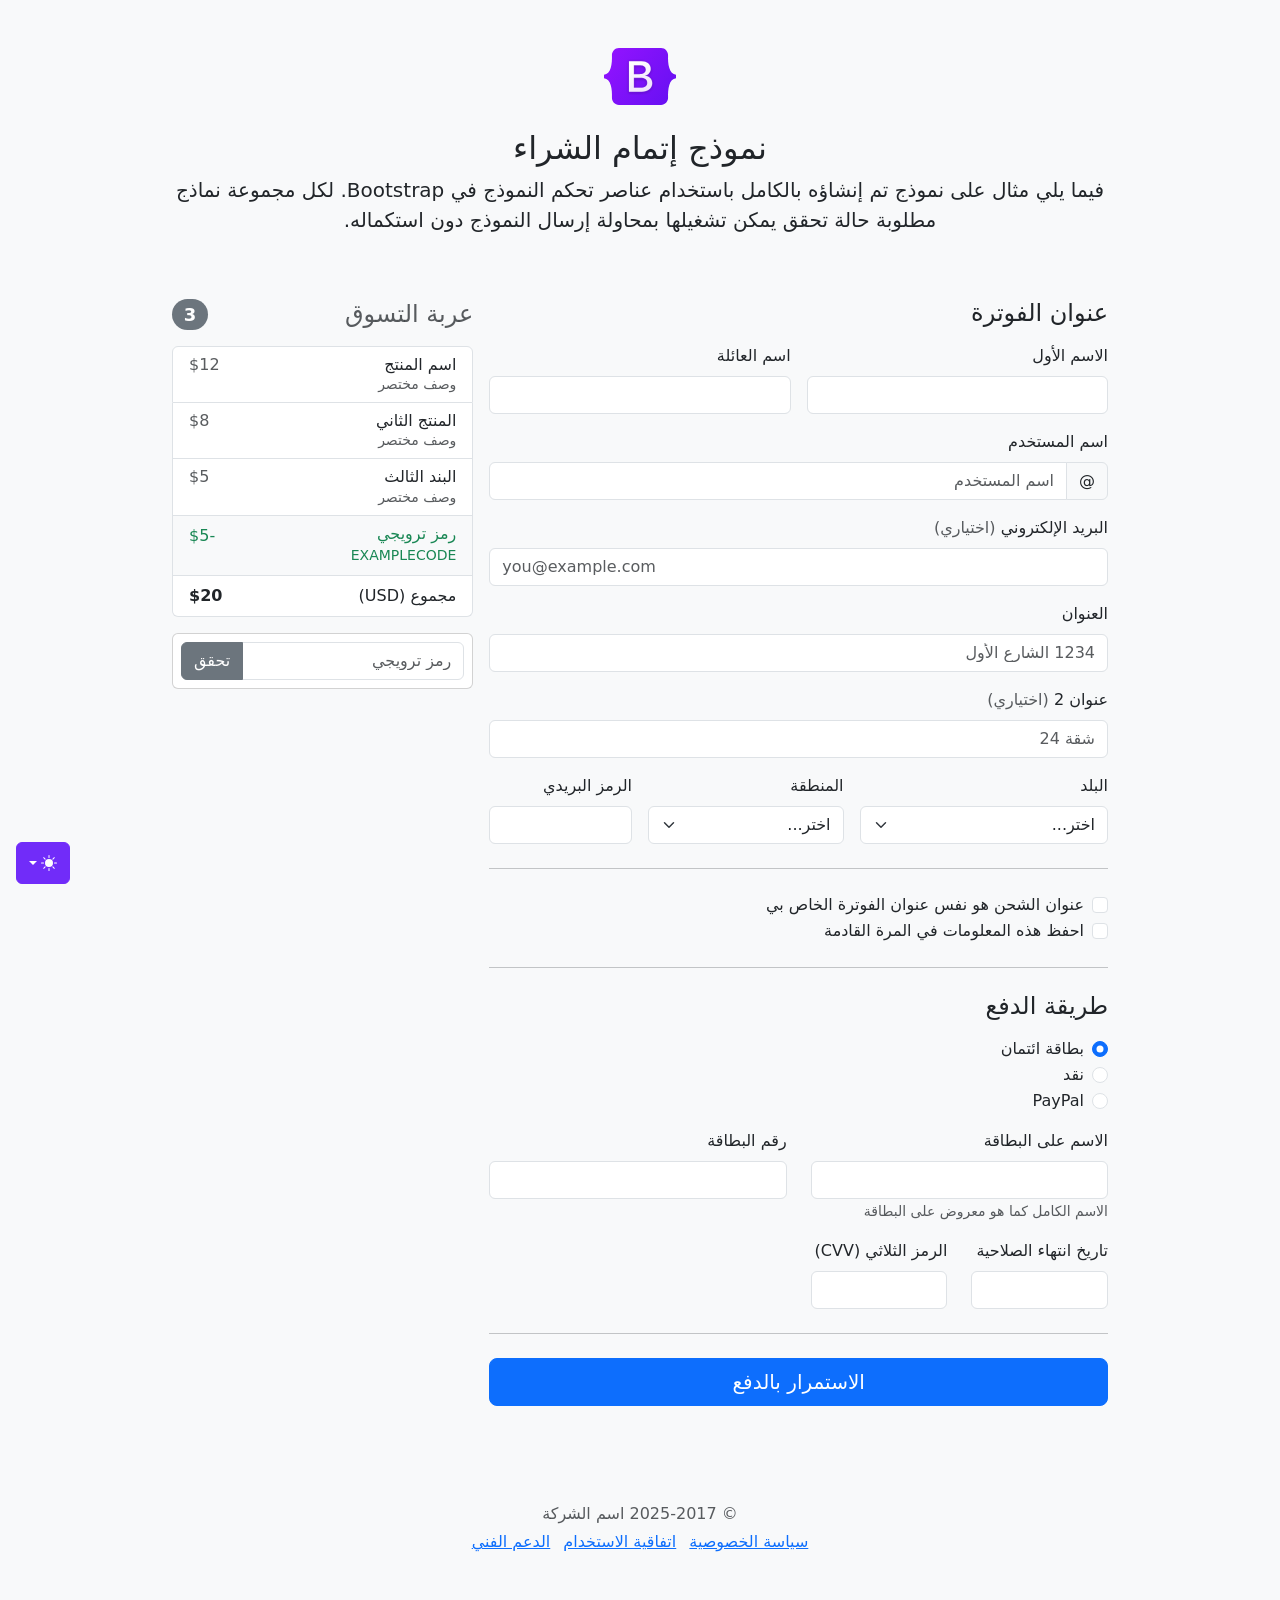
<file: python-projects/hw3/css/bootstrap-5.3.8-examples/checkout-rtl/index.html>
<!doctype html>
<html lang="ar" dir="rtl" data-bs-theme="auto">
  <head>
    <meta charset="utf-8" />
    <meta name="viewport" content="width=device-width, initial-scale=1" />
    <meta name="description" content="" />
    <meta
      name="author"
      content="Mark Otto, Jacob Thornton, and Bootstrap contributors"
    />
    <meta name="generator" content="Astro v5.13.2" />
    <title>مثال إتمام الشراء · Bootstrap v5.3</title>
    <link
      rel="canonical"
      href="https://getbootstrap.com/docs/5.3/examples/checkout-rtl/"
    />
    <script src="../assets/js/color-modes.js"></script>
    <link href="../assets/dist/css/bootstrap.rtl.min.css" rel="stylesheet" />
    <meta name="theme-color" content="#712cf9" />
    <link href="../checkout/checkout.css" rel="stylesheet" />
    <style>
      .bd-placeholder-img {
        font-size: 1.125rem;
        text-anchor: middle;
        -webkit-user-select: none;
        -moz-user-select: none;
        user-select: none;
      }
      @media (min-width: 768px) {
        .bd-placeholder-img-lg {
          font-size: 3.5rem;
        }
      }
      .b-example-divider {
        width: 100%;
        height: 3rem;
        background-color: #0000001a;
        border: solid rgba(0, 0, 0, 0.15);
        border-width: 1px 0;
        box-shadow:
          inset 0 0.5em 1.5em #0000001a,
          inset 0 0.125em 0.5em #00000026;
      }
      .b-example-vr {
        flex-shrink: 0;
        width: 1.5rem;
        height: 100vh;
      }
      .bi {
        vertical-align: -0.125em;
        fill: currentColor;
      }
      .nav-scroller {
        position: relative;
        z-index: 2;
        height: 2.75rem;
        overflow-y: hidden;
      }
      .nav-scroller .nav {
        display: flex;
        flex-wrap: nowrap;
        padding-bottom: 1rem;
        margin-top: -1px;
        overflow-x: auto;
        text-align: center;
        white-space: nowrap;
        -webkit-overflow-scrolling: touch;
      }
      .btn-bd-primary {
        --bd-violet-bg: #712cf9;
        --bd-violet-rgb: 112.520718, 44.062154, 249.437846;
        --bs-btn-font-weight: 600;
        --bs-btn-color: var(--bs-white);
        --bs-btn-bg: var(--bd-violet-bg);
        --bs-btn-border-color: var(--bd-violet-bg);
        --bs-btn-hover-color: var(--bs-white);
        --bs-btn-hover-bg: #6528e0;
        --bs-btn-hover-border-color: #6528e0;
        --bs-btn-focus-shadow-rgb: var(--bd-violet-rgb);
        --bs-btn-active-color: var(--bs-btn-hover-color);
        --bs-btn-active-bg: #5a23c8;
        --bs-btn-active-border-color: #5a23c8;
      }
      .bd-mode-toggle {
        z-index: 1500;
      }
      .bd-mode-toggle .bi {
        width: 1em;
        height: 1em;
      }
      .bd-mode-toggle .dropdown-menu .active .bi {
        display: block !important;
      }
    </style>
  </head>
  <body class="bg-body-tertiary">
    <svg xmlns="http://www.w3.org/2000/svg" class="d-none">
      <symbol id="check2" viewBox="0 0 16 16">
        <path
          d="M13.854 3.646a.5.5 0 0 1 0 .708l-7 7a.5.5 0 0 1-.708 0l-3.5-3.5a.5.5 0 1 1 .708-.708L6.5 10.293l6.646-6.647a.5.5 0 0 1 .708 0z"
        ></path>
      </symbol>
      <symbol id="circle-half" viewBox="0 0 16 16">
        <path
          d="M8 15A7 7 0 1 0 8 1v14zm0 1A8 8 0 1 1 8 0a8 8 0 0 1 0 16z"
        ></path>
      </symbol>
      <symbol id="moon-stars-fill" viewBox="0 0 16 16">
        <path
          d="M6 .278a.768.768 0 0 1 .08.858 7.208 7.208 0 0 0-.878 3.46c0 4.021 3.278 7.277 7.318 7.277.527 0 1.04-.055 1.533-.16a.787.787 0 0 1 .81.316.733.733 0 0 1-.031.893A8.349 8.349 0 0 1 8.344 16C3.734 16 0 12.286 0 7.71 0 4.266 2.114 1.312 5.124.06A.752.752 0 0 1 6 .278z"
        ></path>
        <path
          d="M10.794 3.148a.217.217 0 0 1 .412 0l.387 1.162c.173.518.579.924 1.097 1.097l1.162.387a.217.217 0 0 1 0 .412l-1.162.387a1.734 1.734 0 0 0-1.097 1.097l-.387 1.162a.217.217 0 0 1-.412 0l-.387-1.162A1.734 1.734 0 0 0 9.31 6.593l-1.162-.387a.217.217 0 0 1 0-.412l1.162-.387a1.734 1.734 0 0 0 1.097-1.097l.387-1.162zM13.863.099a.145.145 0 0 1 .274 0l.258.774c.115.346.386.617.732.732l.774.258a.145.145 0 0 1 0 .274l-.774.258a1.156 1.156 0 0 0-.732.732l-.258.774a.145.145 0 0 1-.274 0l-.258-.774a1.156 1.156 0 0 0-.732-.732l-.774-.258a.145.145 0 0 1 0-.274l.774-.258c.346-.115.617-.386.732-.732L13.863.1z"
        ></path>
      </symbol>
      <symbol id="sun-fill" viewBox="0 0 16 16">
        <path
          d="M8 12a4 4 0 1 0 0-8 4 4 0 0 0 0 8zM8 0a.5.5 0 0 1 .5.5v2a.5.5 0 0 1-1 0v-2A.5.5 0 0 1 8 0zm0 13a.5.5 0 0 1 .5.5v2a.5.5 0 0 1-1 0v-2A.5.5 0 0 1 8 13zm8-5a.5.5 0 0 1-.5.5h-2a.5.5 0 0 1 0-1h2a.5.5 0 0 1 .5.5zM3 8a.5.5 0 0 1-.5.5h-2a.5.5 0 0 1 0-1h2A.5.5 0 0 1 3 8zm10.657-5.657a.5.5 0 0 1 0 .707l-1.414 1.415a.5.5 0 1 1-.707-.708l1.414-1.414a.5.5 0 0 1 .707 0zm-9.193 9.193a.5.5 0 0 1 0 .707L3.05 13.657a.5.5 0 0 1-.707-.707l1.414-1.414a.5.5 0 0 1 .707 0zm9.193 2.121a.5.5 0 0 1-.707 0l-1.414-1.414a.5.5 0 0 1 .707-.707l1.414 1.414a.5.5 0 0 1 0 .707zM4.464 4.465a.5.5 0 0 1-.707 0L2.343 3.05a.5.5 0 1 1 .707-.707l1.414 1.414a.5.5 0 0 1 0 .708z"
        ></path>
      </symbol>
    </svg>
    <div
      class="dropdown position-fixed bottom-0 end-0 mb-3 me-3 bd-mode-toggle"
    >
      <button
        class="btn btn-bd-primary py-2 dropdown-toggle d-flex align-items-center"
        id="bd-theme"
        type="button"
        aria-expanded="false"
        data-bs-toggle="dropdown"
        aria-label="Toggle theme (auto)"
      >
        <svg class="bi my-1 theme-icon-active" aria-hidden="true">
          <use href="#circle-half"></use>
        </svg>
        <span class="visually-hidden" id="bd-theme-text">Toggle theme</span>
      </button>
      <ul
        class="dropdown-menu dropdown-menu-end shadow"
        aria-labelledby="bd-theme-text"
      >
        <li>
          <button
            type="button"
            class="dropdown-item d-flex align-items-center"
            data-bs-theme-value="light"
            aria-pressed="false"
          >
            <svg class="bi me-2 opacity-50" aria-hidden="true">
              <use href="#sun-fill"></use>
            </svg>
            Light
            <svg class="bi ms-auto d-none" aria-hidden="true">
              <use href="#check2"></use>
            </svg>
          </button>
        </li>
        <li>
          <button
            type="button"
            class="dropdown-item d-flex align-items-center"
            data-bs-theme-value="dark"
            aria-pressed="false"
          >
            <svg class="bi me-2 opacity-50" aria-hidden="true">
              <use href="#moon-stars-fill"></use>
            </svg>
            Dark
            <svg class="bi ms-auto d-none" aria-hidden="true">
              <use href="#check2"></use>
            </svg>
          </button>
        </li>
        <li>
          <button
            type="button"
            class="dropdown-item d-flex align-items-center active"
            data-bs-theme-value="auto"
            aria-pressed="true"
          >
            <svg class="bi me-2 opacity-50" aria-hidden="true">
              <use href="#circle-half"></use>
            </svg>
            Auto
            <svg class="bi ms-auto d-none" aria-hidden="true">
              <use href="#check2"></use>
            </svg>
          </button>
        </li>
      </ul>
    </div>
    <div class="container">
      <main>
        <div class="py-5 text-center">
          <img
            class="d-block mx-auto mb-4"
            src="../assets/brand/bootstrap-logo.svg"
            alt=""
            width="72"
            height="57"
          />
          <h1 class="h2">نموذج إتمام الشراء</h1>
          <p class="lead">
            فيما يلي مثال على نموذج تم إنشاؤه بالكامل باستخدام عناصر تحكم
            النموذج في Bootstrap. لكل مجموعة نماذج مطلوبة حالة تحقق يمكن تشغيلها
            بمحاولة إرسال النموذج دون استكماله.
          </p>
        </div>
        <div class="row g-3">
          <div class="col-md-5 col-lg-4 order-md-last">
            <h4 class="d-flex justify-content-between align-items-center mb-3">
              <span class="text-body-secondary">عربة التسوق</span>
              <span class="badge bg-secondary rounded-pill">3</span>
            </h4>
            <ul class="list-group mb-3">
              <li class="list-group-item d-flex justify-content-between lh-sm">
                <div>
                  <h6 class="my-0">اسم المنتج</h6>
                  <small class="text-body-secondary">وصف مختصر</small>
                </div>
                <span class="text-body-secondary">$12</span>
              </li>
              <li class="list-group-item d-flex justify-content-between lh-sm">
                <div>
                  <h6 class="my-0">المنتج الثاني</h6>
                  <small class="text-body-secondary">وصف مختصر</small>
                </div>
                <span class="text-body-secondary">$8</span>
              </li>
              <li class="list-group-item d-flex justify-content-between lh-sm">
                <div>
                  <h6 class="my-0">البند الثالث</h6>
                  <small class="text-body-secondary">وصف مختصر</small>
                </div>
                <span class="text-body-secondary">$5</span>
              </li>
              <li
                class="list-group-item d-flex justify-content-between bg-body-tertiary"
              >
                <div class="text-success">
                  <h6 class="my-0">رمز ترويجي</h6>
                  <small>EXAMPLECODE</small>
                </div>
                <span class="text-success">-$5</span>
              </li>
              <li class="list-group-item d-flex justify-content-between">
                <span>مجموع (USD)</span> <strong>$20</strong>
              </li>
            </ul>
            <form class="card p-2">
              <div class="input-group">
                <input
                  type="text"
                  class="form-control"
                  placeholder="رمز ترويجي"
                />
                <button type="submit" class="btn btn-secondary">تحقق</button>
              </div>
            </form>
          </div>
          <div class="col-md-7 col-lg-8">
            <h4 class="mb-3">عنوان الفوترة</h4>
            <form class="needs-validation" novalidate>
              <div class="row g-3">
                <div class="col-sm-6">
                  <label for="firstName" class="form-label">الاسم الأول</label>
                  <input
                    type="text"
                    class="form-control"
                    id="firstName"
                    placeholder=""
                    value=""
                    required
                  />
                  <div class="invalid-feedback">يرجى إدخال اسم أول صحيح.</div>
                </div>
                <div class="col-sm-6">
                  <label for="lastName" class="form-label">اسم العائلة</label>
                  <input
                    type="text"
                    class="form-control"
                    id="lastName"
                    placeholder=""
                    value=""
                    required
                  />
                  <div class="invalid-feedback">يرجى إدخال اسم عائلة صحيح.</div>
                </div>
                <div class="col-12">
                  <label for="username" class="form-label">اسم المستخدم</label>
                  <div class="input-group has-validation">
                    <span class="input-group-text">@</span>
                    <input
                      type="text"
                      class="form-control"
                      id="username"
                      placeholder="اسم المستخدم"
                      required
                    />
                    <div class="invalid-feedback">
                      اسم المستخدم الخاص بك مطلوب.
                    </div>
                  </div>
                </div>
                <div class="col-12">
                  <label for="email" class="form-label"
                    >البريد الإلكتروني
                    <span class="text-body-secondary">(اختياري)</span></label
                  >
                  <input
                    type="email"
                    class="form-control"
                    id="email"
                    placeholder="you@example.com"
                  />
                  <div class="invalid-feedback">
                    يرجى إدخال عنوان بريد إلكتروني صحيح لتصلكم تحديثات الشحن.
                  </div>
                </div>
                <div class="col-12">
                  <label for="address" class="form-label">العنوان</label>
                  <input
                    type="text"
                    class="form-control"
                    id="address"
                    placeholder="1234 الشارع الأول"
                    required
                  />
                  <div class="invalid-feedback">
                    يرجى إدخال عنوان الشحن الخاص بك.
                  </div>
                </div>
                <div class="col-12">
                  <label for="address2" class="form-label"
                    >عنوان 2
                    <span class="text-body-secondary">(اختياري)</span></label
                  >
                  <input
                    type="text"
                    class="form-control"
                    id="address2"
                    placeholder="شقة 24"
                  />
                </div>
                <div class="col-md-5">
                  <label for="country" class="form-label">البلد</label>
                  <select class="form-select" id="country" required>
                    <option value="">اختر...</option>
                    <option>الولايات المتحدة الأمريكية</option>
                  </select>
                  <div class="invalid-feedback">يرجى اختيار بلد صحيح.</div>
                </div>
                <div class="col-md-4">
                  <label for="state" class="form-label">المنطقة</label>
                  <select class="form-select" id="state" required>
                    <option value="">اختر...</option>
                    <option>كاليفورنيا</option>
                  </select>
                  <div class="invalid-feedback">
                    يرجى اختيار اسم منطقة صحيح.
                  </div>
                </div>
                <div class="col-md-3">
                  <label for="zip" class="form-label">الرمز البريدي</label>
                  <input
                    type="text"
                    class="form-control"
                    id="zip"
                    placeholder=""
                    required
                  />
                  <div class="invalid-feedback">الرمز البريدي مطلوب.</div>
                </div>
              </div>
              <hr class="my-4" />
              <div class="form-check">
                <input
                  type="checkbox"
                  class="form-check-input"
                  id="same-address"
                />
                <label class="form-check-label" for="same-address"
                  >عنوان الشحن هو نفس عنوان الفوترة الخاص بي</label
                >
              </div>
              <div class="form-check">
                <input
                  type="checkbox"
                  class="form-check-input"
                  id="save-info"
                />
                <label class="form-check-label" for="save-info"
                  >احفظ هذه المعلومات في المرة القادمة</label
                >
              </div>
              <hr class="my-4" />
              <h4 class="mb-3">طريقة الدفع</h4>
              <div class="my-3">
                <div class="form-check">
                  <input
                    id="credit"
                    name="paymentMethod"
                    type="radio"
                    class="form-check-input"
                    checked
                    required
                  />
                  <label class="form-check-label" for="credit"
                    >بطاقة ائتمان</label
                  >
                </div>
                <div class="form-check">
                  <input
                    id="cash"
                    name="paymentMethod"
                    type="radio"
                    class="form-check-input"
                    required
                  />
                  <label class="form-check-label" for="cash">نقد</label>
                </div>
                <div class="form-check">
                  <input
                    id="paypal"
                    name="paymentMethod"
                    type="radio"
                    class="form-check-input"
                    required
                  />
                  <label class="form-check-label" for="paypal">PayPal</label>
                </div>
              </div>
              <div class="row gy-3">
                <div class="col-md-6">
                  <label for="cc-name" class="form-label"
                    >الاسم على البطاقة</label
                  >
                  <input
                    type="text"
                    class="form-control"
                    id="cc-name"
                    placeholder=""
                    required
                  />
                  <small class="text-body-secondary"
                    >الاسم الكامل كما هو معروض على البطاقة</small
                  >
                  <div class="invalid-feedback">الاسم على البطاقة مطلوب</div>
                </div>
                <div class="col-md-6">
                  <label for="cc-number" class="form-label">رقم البطاقة</label>
                  <input
                    type="text"
                    class="form-control"
                    id="cc-number"
                    placeholder=""
                    required
                  />
                  <div class="invalid-feedback">رقم بطاقة الائتمان مطلوب</div>
                </div>
                <div class="col-md-3">
                  <label for="cc-expiration" class="form-label"
                    >تاريخ انتهاء الصلاحية</label
                  >
                  <input
                    type="text"
                    class="form-control"
                    id="cc-expiration"
                    placeholder=""
                    required
                  />
                  <div class="invalid-feedback">
                    تاريخ انتهاء الصلاحية مطلوب
                  </div>
                </div>
                <div class="col-md-3">
                  <label for="cc-cvv" class="form-label"
                    >الرمز الثلاثي (CVV)</label
                  >
                  <input
                    type="text"
                    class="form-control"
                    id="cc-cvv"
                    placeholder=""
                    required
                  />
                  <div class="invalid-feedback">رمز الحماية مطلوب</div>
                </div>
              </div>
              <hr class="my-4" />
              <button class="w-100 btn btn-primary btn-lg" type="submit">
                الاستمرار بالدفع
              </button>
            </form>
          </div>
        </div>
      </main>
      <footer class="my-5 pt-5 text-body-secondary text-center text-small">
        <p class="mb-1">&copy; 2025-2017 اسم الشركة</p>
        <ul class="list-inline">
          <li class="list-inline-item"><a href="#">سياسة الخصوصية</a></li>
          <li class="list-inline-item"><a href="#">اتفاقية الاستخدام</a></li>
          <li class="list-inline-item"><a href="#">الدعم الفني</a></li>
        </ul>
      </footer>
    </div>
    <script
      src="../assets/dist/js/bootstrap.bundle.min.js"
      class="astro-vvvwv3sm"
    ></script>
    <script src="../checkout/checkout.js" class="astro-vvvwv3sm"></script>
  </body>
</html>
</file>
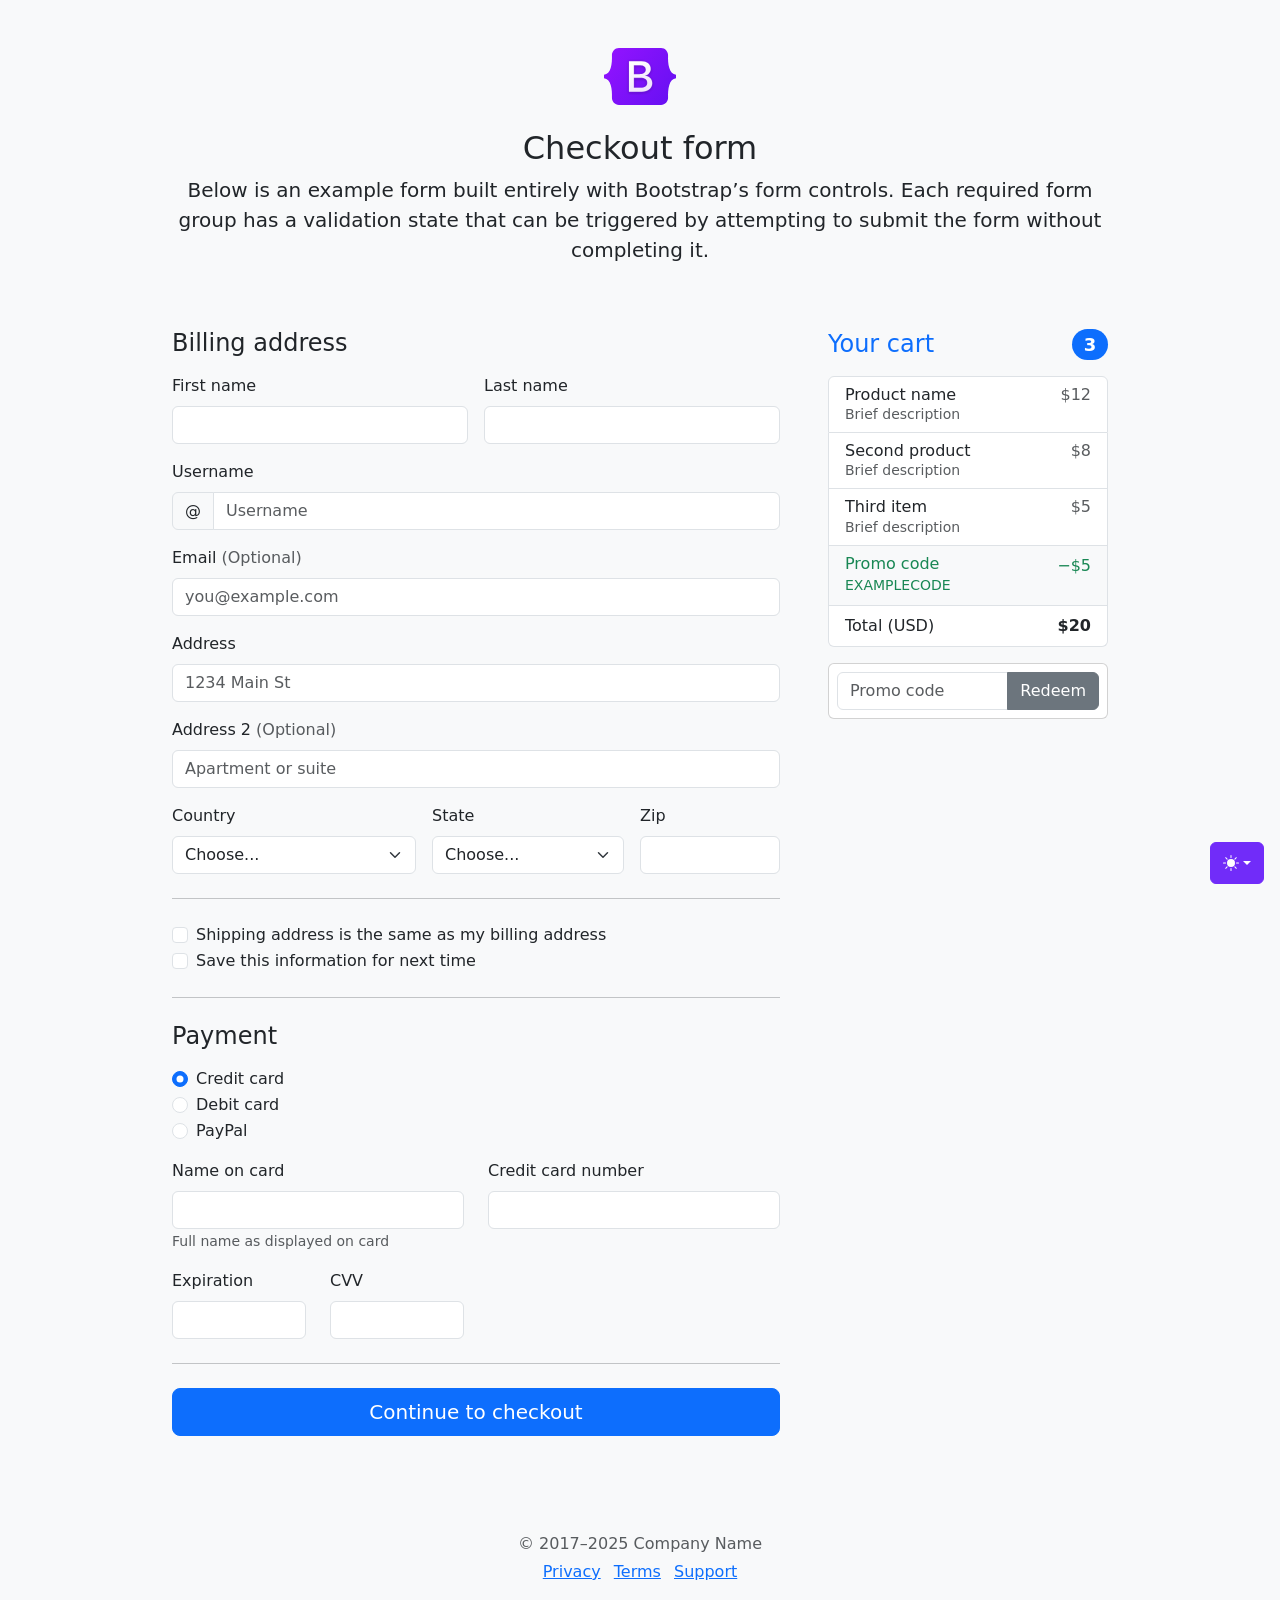
<file: python-projects/hw3/css/bootstrap-5.3.8-examples/checkout/index.html>
<!doctype html>
<html lang="en" data-bs-theme="auto">
  <head>
    <meta charset="utf-8" />
    <meta name="viewport" content="width=device-width, initial-scale=1" />
    <meta name="description" content="" />
    <meta
      name="author"
      content="Mark Otto, Jacob Thornton, and Bootstrap contributors"
    />
    <meta name="generator" content="Astro v5.13.2" />
    <title>Checkout example · Bootstrap v5.3</title>
    <link
      rel="canonical"
      href="https://getbootstrap.com/docs/5.3/examples/checkout/"
    />
    <script src="../assets/js/color-modes.js"></script>
    <link href="../assets/dist/css/bootstrap.min.css" rel="stylesheet" />
    <meta name="theme-color" content="#712cf9" />
    <link href="checkout.css" rel="stylesheet" />
    <style>
      .bd-placeholder-img {
        font-size: 1.125rem;
        text-anchor: middle;
        -webkit-user-select: none;
        -moz-user-select: none;
        user-select: none;
      }
      @media (min-width: 768px) {
        .bd-placeholder-img-lg {
          font-size: 3.5rem;
        }
      }
      .b-example-divider {
        width: 100%;
        height: 3rem;
        background-color: #0000001a;
        border: solid rgba(0, 0, 0, 0.15);
        border-width: 1px 0;
        box-shadow:
          inset 0 0.5em 1.5em #0000001a,
          inset 0 0.125em 0.5em #00000026;
      }
      .b-example-vr {
        flex-shrink: 0;
        width: 1.5rem;
        height: 100vh;
      }
      .bi {
        vertical-align: -0.125em;
        fill: currentColor;
      }
      .nav-scroller {
        position: relative;
        z-index: 2;
        height: 2.75rem;
        overflow-y: hidden;
      }
      .nav-scroller .nav {
        display: flex;
        flex-wrap: nowrap;
        padding-bottom: 1rem;
        margin-top: -1px;
        overflow-x: auto;
        text-align: center;
        white-space: nowrap;
        -webkit-overflow-scrolling: touch;
      }
      .btn-bd-primary {
        --bd-violet-bg: #712cf9;
        --bd-violet-rgb: 112.520718, 44.062154, 249.437846;
        --bs-btn-font-weight: 600;
        --bs-btn-color: var(--bs-white);
        --bs-btn-bg: var(--bd-violet-bg);
        --bs-btn-border-color: var(--bd-violet-bg);
        --bs-btn-hover-color: var(--bs-white);
        --bs-btn-hover-bg: #6528e0;
        --bs-btn-hover-border-color: #6528e0;
        --bs-btn-focus-shadow-rgb: var(--bd-violet-rgb);
        --bs-btn-active-color: var(--bs-btn-hover-color);
        --bs-btn-active-bg: #5a23c8;
        --bs-btn-active-border-color: #5a23c8;
      }
      .bd-mode-toggle {
        z-index: 1500;
      }
      .bd-mode-toggle .bi {
        width: 1em;
        height: 1em;
      }
      .bd-mode-toggle .dropdown-menu .active .bi {
        display: block !important;
      }
    </style>
  </head>
  <body class="bg-body-tertiary">
    <svg xmlns="http://www.w3.org/2000/svg" class="d-none">
      <symbol id="check2" viewBox="0 0 16 16">
        <path
          d="M13.854 3.646a.5.5 0 0 1 0 .708l-7 7a.5.5 0 0 1-.708 0l-3.5-3.5a.5.5 0 1 1 .708-.708L6.5 10.293l6.646-6.647a.5.5 0 0 1 .708 0z"
        ></path>
      </symbol>
      <symbol id="circle-half" viewBox="0 0 16 16">
        <path
          d="M8 15A7 7 0 1 0 8 1v14zm0 1A8 8 0 1 1 8 0a8 8 0 0 1 0 16z"
        ></path>
      </symbol>
      <symbol id="moon-stars-fill" viewBox="0 0 16 16">
        <path
          d="M6 .278a.768.768 0 0 1 .08.858 7.208 7.208 0 0 0-.878 3.46c0 4.021 3.278 7.277 7.318 7.277.527 0 1.04-.055 1.533-.16a.787.787 0 0 1 .81.316.733.733 0 0 1-.031.893A8.349 8.349 0 0 1 8.344 16C3.734 16 0 12.286 0 7.71 0 4.266 2.114 1.312 5.124.06A.752.752 0 0 1 6 .278z"
        ></path>
        <path
          d="M10.794 3.148a.217.217 0 0 1 .412 0l.387 1.162c.173.518.579.924 1.097 1.097l1.162.387a.217.217 0 0 1 0 .412l-1.162.387a1.734 1.734 0 0 0-1.097 1.097l-.387 1.162a.217.217 0 0 1-.412 0l-.387-1.162A1.734 1.734 0 0 0 9.31 6.593l-1.162-.387a.217.217 0 0 1 0-.412l1.162-.387a1.734 1.734 0 0 0 1.097-1.097l.387-1.162zM13.863.099a.145.145 0 0 1 .274 0l.258.774c.115.346.386.617.732.732l.774.258a.145.145 0 0 1 0 .274l-.774.258a1.156 1.156 0 0 0-.732.732l-.258.774a.145.145 0 0 1-.274 0l-.258-.774a1.156 1.156 0 0 0-.732-.732l-.774-.258a.145.145 0 0 1 0-.274l.774-.258c.346-.115.617-.386.732-.732L13.863.1z"
        ></path>
      </symbol>
      <symbol id="sun-fill" viewBox="0 0 16 16">
        <path
          d="M8 12a4 4 0 1 0 0-8 4 4 0 0 0 0 8zM8 0a.5.5 0 0 1 .5.5v2a.5.5 0 0 1-1 0v-2A.5.5 0 0 1 8 0zm0 13a.5.5 0 0 1 .5.5v2a.5.5 0 0 1-1 0v-2A.5.5 0 0 1 8 13zm8-5a.5.5 0 0 1-.5.5h-2a.5.5 0 0 1 0-1h2a.5.5 0 0 1 .5.5zM3 8a.5.5 0 0 1-.5.5h-2a.5.5 0 0 1 0-1h2A.5.5 0 0 1 3 8zm10.657-5.657a.5.5 0 0 1 0 .707l-1.414 1.415a.5.5 0 1 1-.707-.708l1.414-1.414a.5.5 0 0 1 .707 0zm-9.193 9.193a.5.5 0 0 1 0 .707L3.05 13.657a.5.5 0 0 1-.707-.707l1.414-1.414a.5.5 0 0 1 .707 0zm9.193 2.121a.5.5 0 0 1-.707 0l-1.414-1.414a.5.5 0 0 1 .707-.707l1.414 1.414a.5.5 0 0 1 0 .707zM4.464 4.465a.5.5 0 0 1-.707 0L2.343 3.05a.5.5 0 1 1 .707-.707l1.414 1.414a.5.5 0 0 1 0 .708z"
        ></path>
      </symbol>
    </svg>
    <div
      class="dropdown position-fixed bottom-0 end-0 mb-3 me-3 bd-mode-toggle"
    >
      <button
        class="btn btn-bd-primary py-2 dropdown-toggle d-flex align-items-center"
        id="bd-theme"
        type="button"
        aria-expanded="false"
        data-bs-toggle="dropdown"
        aria-label="Toggle theme (auto)"
      >
        <svg class="bi my-1 theme-icon-active" aria-hidden="true">
          <use href="#circle-half"></use>
        </svg>
        <span class="visually-hidden" id="bd-theme-text">Toggle theme</span>
      </button>
      <ul
        class="dropdown-menu dropdown-menu-end shadow"
        aria-labelledby="bd-theme-text"
      >
        <li>
          <button
            type="button"
            class="dropdown-item d-flex align-items-center"
            data-bs-theme-value="light"
            aria-pressed="false"
          >
            <svg class="bi me-2 opacity-50" aria-hidden="true">
              <use href="#sun-fill"></use>
            </svg>
            Light
            <svg class="bi ms-auto d-none" aria-hidden="true">
              <use href="#check2"></use>
            </svg>
          </button>
        </li>
        <li>
          <button
            type="button"
            class="dropdown-item d-flex align-items-center"
            data-bs-theme-value="dark"
            aria-pressed="false"
          >
            <svg class="bi me-2 opacity-50" aria-hidden="true">
              <use href="#moon-stars-fill"></use>
            </svg>
            Dark
            <svg class="bi ms-auto d-none" aria-hidden="true">
              <use href="#check2"></use>
            </svg>
          </button>
        </li>
        <li>
          <button
            type="button"
            class="dropdown-item d-flex align-items-center active"
            data-bs-theme-value="auto"
            aria-pressed="true"
          >
            <svg class="bi me-2 opacity-50" aria-hidden="true">
              <use href="#circle-half"></use>
            </svg>
            Auto
            <svg class="bi ms-auto d-none" aria-hidden="true">
              <use href="#check2"></use>
            </svg>
          </button>
        </li>
      </ul>
    </div>
    <div class="container">
      <main>
        <div class="py-5 text-center">
          <img
            class="d-block mx-auto mb-4"
            src="../assets/brand/bootstrap-logo.svg"
            alt=""
            width="72"
            height="57"
          />
          <h1 class="h2">Checkout form</h1>
          <p class="lead">
            Below is an example form built entirely with Bootstrap’s form
            controls. Each required form group has a validation state that can
            be triggered by attempting to submit the form without completing it.
          </p>
        </div>
        <div class="row g-5">
          <div class="col-md-5 col-lg-4 order-md-last">
            <h4 class="d-flex justify-content-between align-items-center mb-3">
              <span class="text-primary">Your cart</span>
              <span class="badge bg-primary rounded-pill">3</span>
            </h4>
            <ul class="list-group mb-3">
              <li class="list-group-item d-flex justify-content-between lh-sm">
                <div>
                  <h6 class="my-0">Product name</h6>
                  <small class="text-body-secondary">Brief description</small>
                </div>
                <span class="text-body-secondary">$12</span>
              </li>
              <li class="list-group-item d-flex justify-content-between lh-sm">
                <div>
                  <h6 class="my-0">Second product</h6>
                  <small class="text-body-secondary">Brief description</small>
                </div>
                <span class="text-body-secondary">$8</span>
              </li>
              <li class="list-group-item d-flex justify-content-between lh-sm">
                <div>
                  <h6 class="my-0">Third item</h6>
                  <small class="text-body-secondary">Brief description</small>
                </div>
                <span class="text-body-secondary">$5</span>
              </li>
              <li
                class="list-group-item d-flex justify-content-between bg-body-tertiary"
              >
                <div class="text-success">
                  <h6 class="my-0">Promo code</h6>
                  <small>EXAMPLECODE</small>
                </div>
                <span class="text-success">−$5</span>
              </li>
              <li class="list-group-item d-flex justify-content-between">
                <span>Total (USD)</span> <strong>$20</strong>
              </li>
            </ul>
            <form class="card p-2">
              <div class="input-group">
                <input
                  type="text"
                  class="form-control"
                  placeholder="Promo code"
                />
                <button type="submit" class="btn btn-secondary">Redeem</button>
              </div>
            </form>
          </div>
          <div class="col-md-7 col-lg-8">
            <h4 class="mb-3">Billing address</h4>
            <form class="needs-validation" novalidate>
              <div class="row g-3">
                <div class="col-sm-6">
                  <label for="firstName" class="form-label">First name</label>
                  <input
                    type="text"
                    class="form-control"
                    id="firstName"
                    placeholder=""
                    value=""
                    required
                  />
                  <div class="invalid-feedback">
                    Valid first name is required.
                  </div>
                </div>
                <div class="col-sm-6">
                  <label for="lastName" class="form-label">Last name</label>
                  <input
                    type="text"
                    class="form-control"
                    id="lastName"
                    placeholder=""
                    value=""
                    required
                  />
                  <div class="invalid-feedback">
                    Valid last name is required.
                  </div>
                </div>
                <div class="col-12">
                  <label for="username" class="form-label">Username</label>
                  <div class="input-group has-validation">
                    <span class="input-group-text">@</span>
                    <input
                      type="text"
                      class="form-control"
                      id="username"
                      placeholder="Username"
                      required
                    />
                    <div class="invalid-feedback">
                      Your username is required.
                    </div>
                  </div>
                </div>
                <div class="col-12">
                  <label for="email" class="form-label"
                    >Email
                    <span class="text-body-secondary">(Optional)</span></label
                  >
                  <input
                    type="email"
                    class="form-control"
                    id="email"
                    placeholder="you@example.com"
                  />
                  <div class="invalid-feedback">
                    Please enter a valid email address for shipping updates.
                  </div>
                </div>
                <div class="col-12">
                  <label for="address" class="form-label">Address</label>
                  <input
                    type="text"
                    class="form-control"
                    id="address"
                    placeholder="1234 Main St"
                    required
                  />
                  <div class="invalid-feedback">
                    Please enter your shipping address.
                  </div>
                </div>
                <div class="col-12">
                  <label for="address2" class="form-label"
                    >Address 2
                    <span class="text-body-secondary">(Optional)</span></label
                  >
                  <input
                    type="text"
                    class="form-control"
                    id="address2"
                    placeholder="Apartment or suite"
                  />
                </div>
                <div class="col-md-5">
                  <label for="country" class="form-label">Country</label>
                  <select class="form-select" id="country" required>
                    <option value="">Choose...</option>
                    <option>United States</option>
                  </select>
                  <div class="invalid-feedback">
                    Please select a valid country.
                  </div>
                </div>
                <div class="col-md-4">
                  <label for="state" class="form-label">State</label>
                  <select class="form-select" id="state" required>
                    <option value="">Choose...</option>
                    <option>California</option>
                  </select>
                  <div class="invalid-feedback">
                    Please provide a valid state.
                  </div>
                </div>
                <div class="col-md-3">
                  <label for="zip" class="form-label">Zip</label>
                  <input
                    type="text"
                    class="form-control"
                    id="zip"
                    placeholder=""
                    required
                  />
                  <div class="invalid-feedback">Zip code required.</div>
                </div>
              </div>
              <hr class="my-4" />
              <div class="form-check">
                <input
                  type="checkbox"
                  class="form-check-input"
                  id="same-address"
                />
                <label class="form-check-label" for="same-address"
                  >Shipping address is the same as my billing address</label
                >
              </div>
              <div class="form-check">
                <input
                  type="checkbox"
                  class="form-check-input"
                  id="save-info"
                />
                <label class="form-check-label" for="save-info"
                  >Save this information for next time</label
                >
              </div>
              <hr class="my-4" />
              <h4 class="mb-3">Payment</h4>
              <div class="my-3">
                <div class="form-check">
                  <input
                    id="credit"
                    name="paymentMethod"
                    type="radio"
                    class="form-check-input"
                    checked
                    required
                  />
                  <label class="form-check-label" for="credit"
                    >Credit card</label
                  >
                </div>
                <div class="form-check">
                  <input
                    id="debit"
                    name="paymentMethod"
                    type="radio"
                    class="form-check-input"
                    required
                  />
                  <label class="form-check-label" for="debit">Debit card</label>
                </div>
                <div class="form-check">
                  <input
                    id="paypal"
                    name="paymentMethod"
                    type="radio"
                    class="form-check-input"
                    required
                  />
                  <label class="form-check-label" for="paypal">PayPal</label>
                </div>
              </div>
              <div class="row gy-3">
                <div class="col-md-6">
                  <label for="cc-name" class="form-label">Name on card</label>
                  <input
                    type="text"
                    class="form-control"
                    id="cc-name"
                    placeholder=""
                    required
                  />
                  <small class="text-body-secondary"
                    >Full name as displayed on card</small
                  >
                  <div class="invalid-feedback">Name on card is required</div>
                </div>
                <div class="col-md-6">
                  <label for="cc-number" class="form-label"
                    >Credit card number</label
                  >
                  <input
                    type="text"
                    class="form-control"
                    id="cc-number"
                    placeholder=""
                    required
                  />
                  <div class="invalid-feedback">
                    Credit card number is required
                  </div>
                </div>
                <div class="col-md-3">
                  <label for="cc-expiration" class="form-label"
                    >Expiration</label
                  >
                  <input
                    type="text"
                    class="form-control"
                    id="cc-expiration"
                    placeholder=""
                    required
                  />
                  <div class="invalid-feedback">Expiration date required</div>
                </div>
                <div class="col-md-3">
                  <label for="cc-cvv" class="form-label">CVV</label>
                  <input
                    type="text"
                    class="form-control"
                    id="cc-cvv"
                    placeholder=""
                    required
                  />
                  <div class="invalid-feedback">Security code required</div>
                </div>
              </div>
              <hr class="my-4" />
              <button class="w-100 btn btn-primary btn-lg" type="submit">
                Continue to checkout
              </button>
            </form>
          </div>
        </div>
      </main>
      <footer class="my-5 pt-5 text-body-secondary text-center text-small">
        <p class="mb-1">&copy; 2017–2025 Company Name</p>
        <ul class="list-inline">
          <li class="list-inline-item"><a href="#">Privacy</a></li>
          <li class="list-inline-item"><a href="#">Terms</a></li>
          <li class="list-inline-item"><a href="#">Support</a></li>
        </ul>
      </footer>
    </div>
    <script
      src="../assets/dist/js/bootstrap.bundle.min.js"
      class="astro-vvvwv3sm"
    ></script>
    <script src="checkout.js" class="astro-vvvwv3sm"></script>
  </body>
</html>
</file>
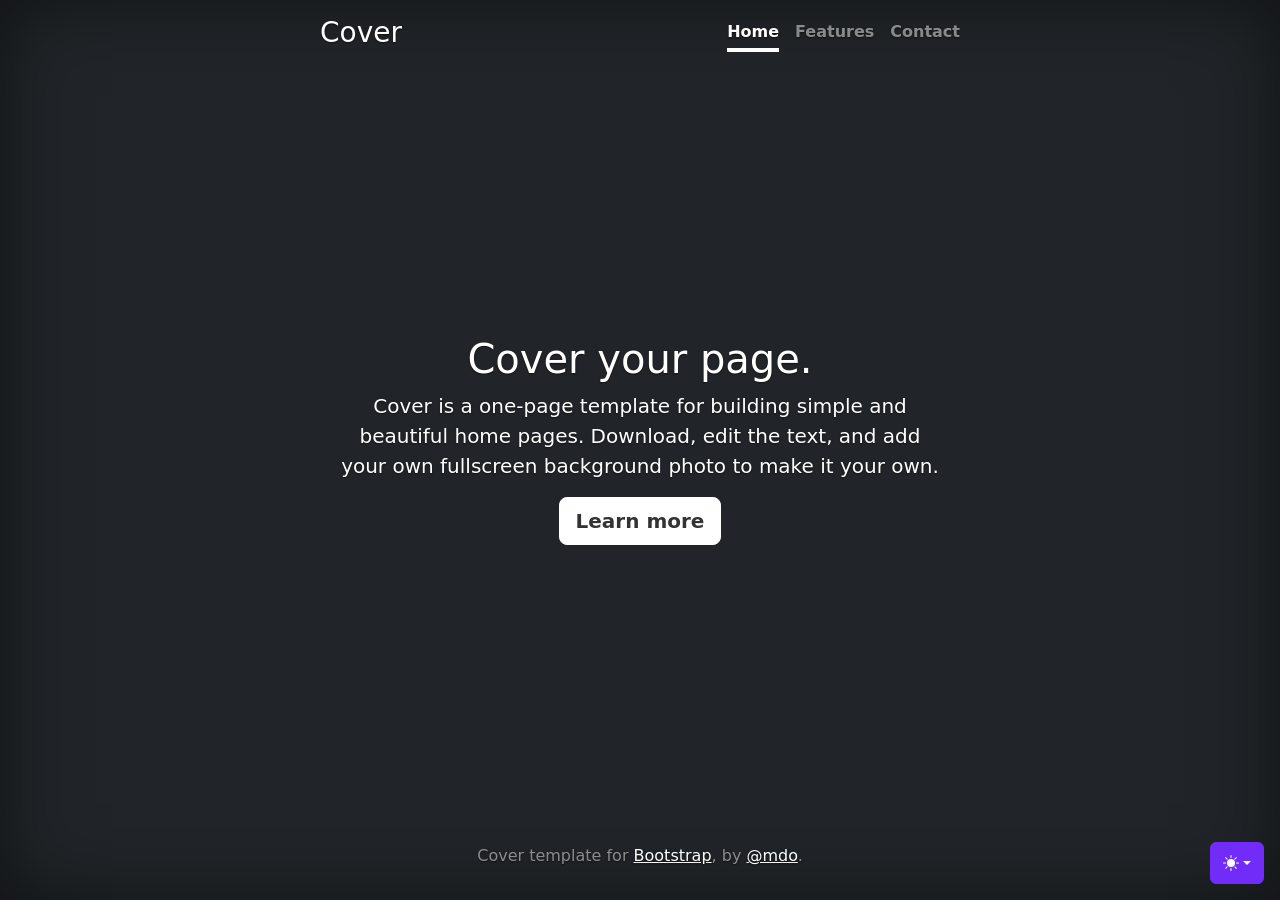
<file: python-projects/hw3/css/bootstrap-5.3.8-examples/cover/index.html>
<!doctype html>
<html lang="en" class="h-100" data-bs-theme="auto">
  <head>
    <meta charset="utf-8" />
    <meta name="viewport" content="width=device-width, initial-scale=1" />
    <meta name="description" content="" />
    <meta
      name="author"
      content="Mark Otto, Jacob Thornton, and Bootstrap contributors"
    />
    <meta name="generator" content="Astro v5.13.2" />
    <title>Cover Template · Bootstrap v5.3</title>
    <link
      rel="canonical"
      href="https://getbootstrap.com/docs/5.3/examples/cover/"
    />
    <script src="../assets/js/color-modes.js"></script>
    <link href="../assets/dist/css/bootstrap.min.css" rel="stylesheet" />
    <meta name="theme-color" content="#712cf9" />
    <link href="cover.css" rel="stylesheet" />
    <style>
      .bd-placeholder-img {
        font-size: 1.125rem;
        text-anchor: middle;
        -webkit-user-select: none;
        -moz-user-select: none;
        user-select: none;
      }
      @media (min-width: 768px) {
        .bd-placeholder-img-lg {
          font-size: 3.5rem;
        }
      }
      .b-example-divider {
        width: 100%;
        height: 3rem;
        background-color: #0000001a;
        border: solid rgba(0, 0, 0, 0.15);
        border-width: 1px 0;
        box-shadow:
          inset 0 0.5em 1.5em #0000001a,
          inset 0 0.125em 0.5em #00000026;
      }
      .b-example-vr {
        flex-shrink: 0;
        width: 1.5rem;
        height: 100vh;
      }
      .bi {
        vertical-align: -0.125em;
        fill: currentColor;
      }
      .nav-scroller {
        position: relative;
        z-index: 2;
        height: 2.75rem;
        overflow-y: hidden;
      }
      .nav-scroller .nav {
        display: flex;
        flex-wrap: nowrap;
        padding-bottom: 1rem;
        margin-top: -1px;
        overflow-x: auto;
        text-align: center;
        white-space: nowrap;
        -webkit-overflow-scrolling: touch;
      }
      .btn-bd-primary {
        --bd-violet-bg: #712cf9;
        --bd-violet-rgb: 112.520718, 44.062154, 249.437846;
        --bs-btn-font-weight: 600;
        --bs-btn-color: var(--bs-white);
        --bs-btn-bg: var(--bd-violet-bg);
        --bs-btn-border-color: var(--bd-violet-bg);
        --bs-btn-hover-color: var(--bs-white);
        --bs-btn-hover-bg: #6528e0;
        --bs-btn-hover-border-color: #6528e0;
        --bs-btn-focus-shadow-rgb: var(--bd-violet-rgb);
        --bs-btn-active-color: var(--bs-btn-hover-color);
        --bs-btn-active-bg: #5a23c8;
        --bs-btn-active-border-color: #5a23c8;
      }
      .bd-mode-toggle {
        z-index: 1500;
      }
      .bd-mode-toggle .bi {
        width: 1em;
        height: 1em;
      }
      .bd-mode-toggle .dropdown-menu .active .bi {
        display: block !important;
      }
    </style>
  </head>
  <body class="d-flex h-100 text-center text-bg-dark">
    <svg xmlns="http://www.w3.org/2000/svg" class="d-none">
      <symbol id="check2" viewBox="0 0 16 16">
        <path
          d="M13.854 3.646a.5.5 0 0 1 0 .708l-7 7a.5.5 0 0 1-.708 0l-3.5-3.5a.5.5 0 1 1 .708-.708L6.5 10.293l6.646-6.647a.5.5 0 0 1 .708 0z"
        ></path>
      </symbol>
      <symbol id="circle-half" viewBox="0 0 16 16">
        <path
          d="M8 15A7 7 0 1 0 8 1v14zm0 1A8 8 0 1 1 8 0a8 8 0 0 1 0 16z"
        ></path>
      </symbol>
      <symbol id="moon-stars-fill" viewBox="0 0 16 16">
        <path
          d="M6 .278a.768.768 0 0 1 .08.858 7.208 7.208 0 0 0-.878 3.46c0 4.021 3.278 7.277 7.318 7.277.527 0 1.04-.055 1.533-.16a.787.787 0 0 1 .81.316.733.733 0 0 1-.031.893A8.349 8.349 0 0 1 8.344 16C3.734 16 0 12.286 0 7.71 0 4.266 2.114 1.312 5.124.06A.752.752 0 0 1 6 .278z"
        ></path>
        <path
          d="M10.794 3.148a.217.217 0 0 1 .412 0l.387 1.162c.173.518.579.924 1.097 1.097l1.162.387a.217.217 0 0 1 0 .412l-1.162.387a1.734 1.734 0 0 0-1.097 1.097l-.387 1.162a.217.217 0 0 1-.412 0l-.387-1.162A1.734 1.734 0 0 0 9.31 6.593l-1.162-.387a.217.217 0 0 1 0-.412l1.162-.387a1.734 1.734 0 0 0 1.097-1.097l.387-1.162zM13.863.099a.145.145 0 0 1 .274 0l.258.774c.115.346.386.617.732.732l.774.258a.145.145 0 0 1 0 .274l-.774.258a1.156 1.156 0 0 0-.732.732l-.258.774a.145.145 0 0 1-.274 0l-.258-.774a1.156 1.156 0 0 0-.732-.732l-.774-.258a.145.145 0 0 1 0-.274l.774-.258c.346-.115.617-.386.732-.732L13.863.1z"
        ></path>
      </symbol>
      <symbol id="sun-fill" viewBox="0 0 16 16">
        <path
          d="M8 12a4 4 0 1 0 0-8 4 4 0 0 0 0 8zM8 0a.5.5 0 0 1 .5.5v2a.5.5 0 0 1-1 0v-2A.5.5 0 0 1 8 0zm0 13a.5.5 0 0 1 .5.5v2a.5.5 0 0 1-1 0v-2A.5.5 0 0 1 8 13zm8-5a.5.5 0 0 1-.5.5h-2a.5.5 0 0 1 0-1h2a.5.5 0 0 1 .5.5zM3 8a.5.5 0 0 1-.5.5h-2a.5.5 0 0 1 0-1h2A.5.5 0 0 1 3 8zm10.657-5.657a.5.5 0 0 1 0 .707l-1.414 1.415a.5.5 0 1 1-.707-.708l1.414-1.414a.5.5 0 0 1 .707 0zm-9.193 9.193a.5.5 0 0 1 0 .707L3.05 13.657a.5.5 0 0 1-.707-.707l1.414-1.414a.5.5 0 0 1 .707 0zm9.193 2.121a.5.5 0 0 1-.707 0l-1.414-1.414a.5.5 0 0 1 .707-.707l1.414 1.414a.5.5 0 0 1 0 .707zM4.464 4.465a.5.5 0 0 1-.707 0L2.343 3.05a.5.5 0 1 1 .707-.707l1.414 1.414a.5.5 0 0 1 0 .708z"
        ></path>
      </symbol>
    </svg>
    <div
      class="dropdown position-fixed bottom-0 end-0 mb-3 me-3 bd-mode-toggle"
    >
      <button
        class="btn btn-bd-primary py-2 dropdown-toggle d-flex align-items-center"
        id="bd-theme"
        type="button"
        aria-expanded="false"
        data-bs-toggle="dropdown"
        aria-label="Toggle theme (auto)"
      >
        <svg class="bi my-1 theme-icon-active" aria-hidden="true">
          <use href="#circle-half"></use>
        </svg>
        <span class="visually-hidden" id="bd-theme-text">Toggle theme</span>
      </button>
      <ul
        class="dropdown-menu dropdown-menu-end shadow"
        aria-labelledby="bd-theme-text"
      >
        <li>
          <button
            type="button"
            class="dropdown-item d-flex align-items-center"
            data-bs-theme-value="light"
            aria-pressed="false"
          >
            <svg class="bi me-2 opacity-50" aria-hidden="true">
              <use href="#sun-fill"></use>
            </svg>
            Light
            <svg class="bi ms-auto d-none" aria-hidden="true">
              <use href="#check2"></use>
            </svg>
          </button>
        </li>
        <li>
          <button
            type="button"
            class="dropdown-item d-flex align-items-center"
            data-bs-theme-value="dark"
            aria-pressed="false"
          >
            <svg class="bi me-2 opacity-50" aria-hidden="true">
              <use href="#moon-stars-fill"></use>
            </svg>
            Dark
            <svg class="bi ms-auto d-none" aria-hidden="true">
              <use href="#check2"></use>
            </svg>
          </button>
        </li>
        <li>
          <button
            type="button"
            class="dropdown-item d-flex align-items-center active"
            data-bs-theme-value="auto"
            aria-pressed="true"
          >
            <svg class="bi me-2 opacity-50" aria-hidden="true">
              <use href="#circle-half"></use>
            </svg>
            Auto
            <svg class="bi ms-auto d-none" aria-hidden="true">
              <use href="#check2"></use>
            </svg>
          </button>
        </li>
      </ul>
    </div>
    <div class="cover-container d-flex w-100 h-100 p-3 mx-auto flex-column">
      <header class="mb-auto">
        <div>
          <h3 class="float-md-start mb-0">Cover</h3>
          <nav class="nav nav-masthead justify-content-center float-md-end">
            <a
              class="nav-link fw-bold py-1 px-0 active"
              aria-current="page"
              href="#"
              >Home</a
            >
            <a class="nav-link fw-bold py-1 px-0" href="#">Features</a>
            <a class="nav-link fw-bold py-1 px-0" href="#">Contact</a>
          </nav>
        </div>
      </header>
      <main class="px-3">
        <h1>Cover your page.</h1>
        <p class="lead">
          Cover is a one-page template for building simple and beautiful home
          pages. Download, edit the text, and add your own fullscreen background
          photo to make it your own.
        </p>
        <p class="lead">
          <a href="#" class="btn btn-lg btn-light fw-bold border-white bg-white"
            >Learn more</a
          >
        </p>
      </main>
      <footer class="mt-auto text-white-50">
        <p>
          Cover template for
          <a href="https://getbootstrap.com/" class="text-white">Bootstrap</a>,
          by <a href="https://x.com/mdo" class="text-white">@mdo</a>.
        </p>
      </footer>
    </div>
    <script
      src="../assets/dist/js/bootstrap.bundle.min.js"
      class="astro-vvvwv3sm"
    ></script>
  </body>
</html>
</file>
<file: python-projects/hw3/css/bootstrap-5.3.8-examples/blog/blog.rtl.css>
/* stylelint-disable @stylistic/selector-list-comma-newline-after */

.blog-header-logo {
  font-family: Amiri, Georgia, "Times New Roman", serif;
  font-size: 2.25rem;
}

.blog-header-logo:hover {
  text-decoration: none;
}

h1, h2, h3, h4, h5, h6 {
  font-family: Amiri, Georgia, "Times New Roman", serif;
}

.flex-auto {
  flex: 0 0 auto;
}

.h-250 { height: 250px; }
@media (min-width: 768px) {
  .h-md-250 { height: 250px; }
}

/* Pagination */
.blog-pagination {
  margin-bottom: 4rem;
}

/*
 * Blog posts
 */
.blog-post {
  margin-bottom: 4rem;
}
.blog-post-meta {
  margin-bottom: 1.25rem;
  color: #727272;
}
</file>
<file: python-projects/hw3/css/bootstrap-5.3.8-examples/blog/blog.css>
/* stylelint-disable @stylistic/selector-list-comma-newline-after */

.blog-header-logo {
  font-family: "Playfair Display", Georgia, "Times New Roman", serif/*rtl:Amiri, Georgia, "Times New Roman", serif*/;
  font-size: 2.25rem;
}

.blog-header-logo:hover {
  text-decoration: none;
}

h1, h2, h3, h4, h5, h6 {
  font-family: "Playfair Display", Georgia, "Times New Roman", serif/*rtl:Amiri, Georgia, "Times New Roman", serif*/;
}

.flex-auto {
  flex: 0 0 auto;
}

.h-250 { height: 250px; }
@media (min-width: 768px) {
  .h-md-250 { height: 250px; }
}

/* Pagination */
.blog-pagination {
  margin-bottom: 4rem;
}

/*
 * Blog posts
 */
.blog-post {
  margin-bottom: 4rem;
}
.blog-post-meta {
  margin-bottom: 1.25rem;
  color: #727272;
}
</file>
<file: python-projects/hw3/css/bootstrap-5.3.8-examples/breadcrumbs/breadcrumbs.css>
.breadcrumb-chevron {
  --bs-breadcrumb-divider: url("data:image/svg+xml,%3Csvg xmlns='http://www.w3.org/2000/svg' width='16' height='16' fill='%236c757d'%3E%3Cpath fill-rule='evenodd' d='M4.646 1.646a.5.5 0 0 1 .708 0l6 6a.5.5 0 0 1 0 .708l-6 6a.5.5 0 0 1-.708-.708L10.293 8 4.646 2.354a.5.5 0 0 1 0-.708z'/%3E%3C/svg%3E");
  gap: .5rem;
}
.breadcrumb-chevron .breadcrumb-item {
  display: flex;
  gap: inherit;
  align-items: center;
  padding-left: 0;
  line-height: 1;
}
.breadcrumb-chevron .breadcrumb-item::before {
  gap: inherit;
  float: none;
  width: 1rem;
  height: 1rem;
}

.breadcrumb-custom .breadcrumb-item {
  position: relative;
  flex-grow: 1;
  padding: .75rem 3rem;
}
.breadcrumb-custom .breadcrumb-item::before {
  display: none;
}
.breadcrumb-custom .breadcrumb-item::after {
  position: absolute;
  top: 50%;
  right: -25px;
  z-index: 1;
  display: inline-block;
  width: 50px;
  height: 50px;
  margin-top: -25px;
  content: "";
  background-color: var(--bs-tertiary-bg);
  border-top-right-radius: .5rem;
  box-shadow: 1px -1px var(--bs-border-color);
  transform: scale(.707) rotate(45deg);
}
.breadcrumb-custom .breadcrumb-item:first-child {
  padding-left: 1.5rem;
}
.breadcrumb-custom .breadcrumb-item:last-child {
  padding-right: 1.5rem;
}
.breadcrumb-custom .breadcrumb-item:last-child::after {
  display: none;
}
</file>
<file: python-projects/hw3/css/bootstrap-5.3.8-examples/carousel/carousel.rtl.css>
/* GLOBAL STYLES
-------------------------------------------------- */
/* Padding below the footer and lighter body text */

body {
  padding-top: 3rem;
  padding-bottom: 3rem;
  color: rgb(var(--bs-tertiary-color-rgb));
}


/* CUSTOMIZE THE CAROUSEL
-------------------------------------------------- */

/* Carousel base class */
.carousel {
  margin-bottom: 4rem;
}
/* Since positioning the image, we need to help out the caption */
.carousel-caption {
  bottom: 3rem;
  z-index: 10;
}

/* Declare heights because of positioning of img element */
.carousel-item {
  height: 32rem;
}


/* MARKETING CONTENT
-------------------------------------------------- */

/* Center align the text within the three columns below the carousel */
.marketing .col-lg-4 {
  margin-bottom: 1.5rem;
  text-align: center;
}
.marketing .col-lg-4 p {
  margin-right: .75rem;
  margin-left: .75rem;
}


/* Featurettes
------------------------- */

.featurette-divider {
  margin: 5rem 0; /* Space out the Bootstrap <hr> more */
}

/* Thin out the marketing headings */

/* RESPONSIVE CSS
-------------------------------------------------- */

@media (min-width: 40em) {
  /* Bump up size of carousel content */
  .carousel-caption p {
    margin-bottom: 1.25rem;
    font-size: 1.25rem;
    line-height: 1.4;
  }

  .featurette-heading {
    font-size: 50px;
  }
}

@media (min-width: 62em) {
  .featurette-heading {
    margin-top: 7rem;
  }
}
</file>
<file: python-projects/hw3/css/bootstrap-5.3.8-examples/carousel/carousel.css>
/* GLOBAL STYLES
-------------------------------------------------- */
/* Padding below the footer and lighter body text */

body {
  padding-top: 3rem;
  padding-bottom: 3rem;
  color: rgb(var(--bs-tertiary-color-rgb));
}


/* CUSTOMIZE THE CAROUSEL
-------------------------------------------------- */

/* Carousel base class */
.carousel {
  margin-bottom: 4rem;
}
/* Since positioning the image, we need to help out the caption */
.carousel-caption {
  bottom: 3rem;
  z-index: 10;
}

/* Declare heights because of positioning of img element */
.carousel-item {
  height: 32rem;
}


/* MARKETING CONTENT
-------------------------------------------------- */

/* Center align the text within the three columns below the carousel */
.marketing .col-lg-4 {
  margin-bottom: 1.5rem;
  text-align: center;
}
/* rtl:begin:ignore */
.marketing .col-lg-4 p {
  margin-right: .75rem;
  margin-left: .75rem;
}
/* rtl:end:ignore */


/* Featurettes
------------------------- */

.featurette-divider {
  margin: 5rem 0; /* Space out the Bootstrap <hr> more */
}

/* Thin out the marketing headings */
/* rtl:begin:remove */
.featurette-heading {
  letter-spacing: -.05rem;
}

/* rtl:end:remove */

/* RESPONSIVE CSS
-------------------------------------------------- */

@media (min-width: 40em) {
  /* Bump up size of carousel content */
  .carousel-caption p {
    margin-bottom: 1.25rem;
    font-size: 1.25rem;
    line-height: 1.4;
  }

  .featurette-heading {
    font-size: 50px;
  }
}

@media (min-width: 62em) {
  .featurette-heading {
    margin-top: 7rem;
  }
}
</file>
<file: python-projects/hw3/css/bootstrap-5.3.8-examples/checkout/checkout.css>
.container {
  max-width: 960px;
}
</file>
<file: python-projects/hw3/css/bootstrap-5.3.8-examples/cover/cover.css>
/*
 * Globals
 */


/* Custom default button */
.btn-light,
.btn-light:hover,
.btn-light:focus {
  color: #333;
  text-shadow: none; /* Prevent inheritance from `body` */
}


/*
 * Base structure
 */

body {
  text-shadow: 0 .05rem .1rem rgba(0, 0, 0, .5);
  box-shadow: inset 0 0 5rem rgba(0, 0, 0, .5);
}

.cover-container {
  max-width: 42em;
}


/*
 * Header
 */

.nav-masthead .nav-link {
  color: rgba(255, 255, 255, .5);
  border-bottom: .25rem solid transparent;
}

.nav-masthead .nav-link:hover,
.nav-masthead .nav-link:focus {
  border-bottom-color: rgba(255, 255, 255, .25);
}

.nav-masthead .nav-link + .nav-link {
  margin-left: 1rem;
}

.nav-masthead .active {
  color: #fff;
  border-bottom-color: #fff;
}
</file>
<file: python-projects/hw3/css/bootstrap-5.3.8-examples/cheatsheet/cheatsheet.rtl.css>
body {
  scroll-behavior: smooth;
}

/**
 * Bootstrap "Journal code" icon
 * @link https://icons.getbootstrap.com/icons/journal-code/
 */
.bd-heading a::before {
  display: inline-block;
  width: 1em;
  height: 1em;
  margin-left: .25rem;
  content: "";
  background-image: url("data:image/svg+xml,%3Csvg xmlns='http://www.w3.org/2000/svg' fill='%23999' viewBox='0 0 16 16'%3E%3Cpath d='M4 1h8a2 2 0 0 1 2 2v10a2 2 0 0 1-2 2H4a2 2 0 0 1-2-2h1a1 1 0 0 0 1 1h8a1 1 0 0 0 1-1V3a1 1 0 0 0-1-1H4a1 1 0 0 0-1 1H2a2 2 0 0 1 2-2z'/%3E%3Cpath d='M2 5v-.5a.5.5 0 0 1 1 0V5h.5a.5.5 0 0 1 0 1h-2a.5.5 0 0 1 0-1H2zm0 3v-.5a.5.5 0 0 1 1 0V8h.5a.5.5 0 0 1 0 1h-2a.5.5 0 0 1 0-1H2zm0 3v-.5a.5.5 0 0 1 1 0v.5h.5a.5.5 0 0 1 0 1h-2a.5.5 0 0 1 0-1H2z'/%3E%3Cpath fill-rule='evenodd' d='M8.646 5.646a.5.5 0 0 1 .708 0l2 2a.5.5 0 0 1 0 .708l-2 2a.5.5 0 0 1-.708-.708L10.293 8 8.646 6.354a.5.5 0 0 1 0-.708zm-1.292 0a.5.5 0 0 0-.708 0l-2 2a.5.5 0 0 0 0 .708l2 2a.5.5 0 0 0 .708-.708L5.707 8l1.647-1.646a.5.5 0 0 0 0-.708z'/%3E%3C/svg%3E");
  background-size: 1em;
}

/* stylelint-disable-next-line selector-max-universal */
.bd-heading + div > * + * {
  margin-top: 3rem;
}

/* Table of contents */
.bd-aside a {
  padding: .1875rem .5rem;
  margin-top: .125rem;
  margin-right: .3125rem;
  color: var(--bs-body-color);
}

.bd-aside a:hover,
.bd-aside a:focus {
  color: var(--bs-body-color);
  background-color: rgba(121, 82, 179, .1);
}

.bd-aside .active {
  font-weight: 600;
  color: var(--bs-body-color);
}

.bd-aside .btn {
  padding: .25rem .5rem;
  font-weight: 600;
  color: var(--bs-body-color);
}

.bd-aside .btn:hover,
.bd-aside .btn:focus {
  color: var(--bs-body-color);
  background-color: rgba(121, 82, 179, .1);
}

.bd-aside .btn:focus {
  box-shadow: 0 0 0 1px rgba(121, 82, 179, .7);
}

.bd-aside .btn::before {
  width: 1.25em;
  line-height: 0;
  content: url("data:image/svg+xml,%3csvg xmlns='http://www.w3.org/2000/svg' width='16' height='16' viewBox='0 0 16 16'%3e%3cpath fill='none' stroke='%23ccc' stroke-linecap='round' stroke-linejoin='round' stroke-width='2' d='M5 14l6-6-6-6'/%3e%3c/svg%3e");
  transition: transform .35s ease;
  transform: rotate(180deg) translateX(-2px);
  transform-origin: .5em 50%;
}

.bd-aside .btn[aria-expanded="true"]::before {
  transform: rotate(90deg);
}


/* Examples */
.scrollspy-example {
  height: 200px;
}

[id="modal"] .bd-example .btn,
[id="buttons"] .bd-example .btn,
[id="tooltips"] .bd-example .btn,
[id="popovers"] .bd-example .btn,
[id="dropdowns"] .bd-example .btn-group,
[id="dropdowns"] .bd-example .dropdown,
[id="dropdowns"] .bd-example .dropup,
[id="dropdowns"] .bd-example .dropend,
[id="dropdowns"] .bd-example .dropstart {
  margin: 0 0 1rem 1rem;
}

/* Layout */
@media (min-width: 1200px) {
  body {
    display: grid;
    grid-template-rows: auto;
    grid-template-columns: 1fr 4fr 1fr;
    gap: 1rem;
  }

  .bd-header {
    position: fixed;
    top: 0;
    right: 0;
    left: 0;
    z-index: 1030;
    grid-column: 1 / span 3;
  }

  .bd-aside,
  .bd-cheatsheet {
    padding-top: 4rem;
  }

  /**
   * 1. Too bad only Firefox supports subgrids ATM
   */
  .bd-cheatsheet,
  .bd-cheatsheet section,
  .bd-cheatsheet article {
    display: inherit; /* 1 */
    grid-template-rows: auto;
    grid-template-columns: 1fr 4fr;
    grid-column: 1 / span 2;
    gap: inherit; /* 1 */
  }

  .bd-aside {
    grid-area: 1 / 3;
    scroll-margin-top: 4rem;
  }

  .bd-cheatsheet section,
  .bd-cheatsheet section > h2 {
    top: 2rem;
    scroll-margin-top: 2rem;
  }

  .bd-cheatsheet section > h2::before {
    position: absolute;
    top: 0;
    right: 0;
    bottom: -2rem;
    left: 0;
    z-index: -1;
    content: "";
  }

  .bd-cheatsheet article,
  .bd-cheatsheet .bd-heading {
    top: 8rem;
    scroll-margin-top: 8rem;
  }

  .bd-cheatsheet .bd-heading {
    z-index: 1;
  }
}
</file>
<file: python-projects/hw3/css/bootstrap-5.3.8-examples/cheatsheet/cheatsheet.css>
body {
  scroll-behavior: smooth;
}

/**
 * Bootstrap "Journal code" icon
 * @link https://icons.getbootstrap.com/icons/journal-code/
 */
.bd-heading a::before {
  display: inline-block;
  width: 1em;
  height: 1em;
  margin-right: .25rem;
  content: "";
  background-image: url("data:image/svg+xml,%3Csvg xmlns='http://www.w3.org/2000/svg' fill='%23999' viewBox='0 0 16 16'%3E%3Cpath d='M4 1h8a2 2 0 0 1 2 2v10a2 2 0 0 1-2 2H4a2 2 0 0 1-2-2h1a1 1 0 0 0 1 1h8a1 1 0 0 0 1-1V3a1 1 0 0 0-1-1H4a1 1 0 0 0-1 1H2a2 2 0 0 1 2-2z'/%3E%3Cpath d='M2 5v-.5a.5.5 0 0 1 1 0V5h.5a.5.5 0 0 1 0 1h-2a.5.5 0 0 1 0-1H2zm0 3v-.5a.5.5 0 0 1 1 0V8h.5a.5.5 0 0 1 0 1h-2a.5.5 0 0 1 0-1H2zm0 3v-.5a.5.5 0 0 1 1 0v.5h.5a.5.5 0 0 1 0 1h-2a.5.5 0 0 1 0-1H2z'/%3E%3Cpath fill-rule='evenodd' d='M8.646 5.646a.5.5 0 0 1 .708 0l2 2a.5.5 0 0 1 0 .708l-2 2a.5.5 0 0 1-.708-.708L10.293 8 8.646 6.354a.5.5 0 0 1 0-.708zm-1.292 0a.5.5 0 0 0-.708 0l-2 2a.5.5 0 0 0 0 .708l2 2a.5.5 0 0 0 .708-.708L5.707 8l1.647-1.646a.5.5 0 0 0 0-.708z'/%3E%3C/svg%3E");
  background-size: 1em;
}

/* stylelint-disable-next-line selector-max-universal */
.bd-heading + div > * + * {
  margin-top: 3rem;
}

/* Table of contents */
.bd-aside a {
  padding: .1875rem .5rem;
  margin-top: .125rem;
  margin-left: .3125rem;
  color: var(--bs-body-color);
}

.bd-aside a:hover,
.bd-aside a:focus {
  color: var(--bs-body-color);
  background-color: rgba(121, 82, 179, .1);
}

.bd-aside .active {
  font-weight: 600;
  color: var(--bs-body-color);
}

.bd-aside .btn {
  padding: .25rem .5rem;
  font-weight: 600;
  color: var(--bs-body-color);
}

.bd-aside .btn:hover,
.bd-aside .btn:focus {
  color: var(--bs-body-color);
  background-color: rgba(121, 82, 179, .1);
}

.bd-aside .btn:focus {
  box-shadow: 0 0 0 1px rgba(121, 82, 179, .7);
}

.bd-aside .btn::before {
  width: 1.25em;
  line-height: 0;
  content: url("data:image/svg+xml,%3csvg xmlns='http://www.w3.org/2000/svg' width='16' height='16' viewBox='0 0 16 16'%3e%3cpath fill='none' stroke='%23ccc' stroke-linecap='round' stroke-linejoin='round' stroke-width='2' d='M5 14l6-6-6-6'/%3e%3c/svg%3e");
  transition: transform .35s ease;

  /* rtl:raw:
  transform: rotate(180deg) translateX(-2px);
  */
  transform-origin: .5em 50%;
}

.bd-aside .btn[aria-expanded="true"]::before {
  transform: rotate(90deg)/* rtl:ignore */;
}


/* Examples */
.scrollspy-example {
  height: 200px;
}

[id="modal"] .bd-example .btn,
[id="buttons"] .bd-example .btn,
[id="tooltips"] .bd-example .btn,
[id="popovers"] .bd-example .btn,
[id="dropdowns"] .bd-example .btn-group,
[id="dropdowns"] .bd-example .dropdown,
[id="dropdowns"] .bd-example .dropup,
[id="dropdowns"] .bd-example .dropend,
[id="dropdowns"] .bd-example .dropstart {
  margin: 0 1rem 1rem 0;
}

/* Layout */
@media (min-width: 1200px) {
  body {
    display: grid;
    grid-template-rows: auto;
    grid-template-columns: 1fr 4fr 1fr;
    gap: 1rem;
  }

  .bd-header {
    position: fixed;
    top: 0;
    /* rtl:begin:ignore */
    right: 0;
    left: 0;
    /* rtl:end:ignore */
    z-index: 1030;
    grid-column: 1 / span 3;
  }

  .bd-aside,
  .bd-cheatsheet {
    padding-top: 4rem;
  }

  /**
   * 1. Too bad only Firefox supports subgrids ATM
   */
  .bd-cheatsheet,
  .bd-cheatsheet section,
  .bd-cheatsheet article {
    display: inherit; /* 1 */
    grid-template-rows: auto;
    grid-template-columns: 1fr 4fr;
    grid-column: 1 / span 2;
    gap: inherit; /* 1 */
  }

  .bd-aside {
    grid-area: 1 / 3;
    scroll-margin-top: 4rem;
  }

  .bd-cheatsheet section,
  .bd-cheatsheet section > h2 {
    top: 2rem;
    scroll-margin-top: 2rem;
  }

  .bd-cheatsheet section > h2::before {
    position: absolute;
    /* rtl:begin:ignore */
    top: 0;
    right: 0;
    bottom: -2rem;
    left: 0;
    /* rtl:end:ignore */
    z-index: -1;
    content: "";
  }

  .bd-cheatsheet article,
  .bd-cheatsheet .bd-heading {
    top: 8rem;
    scroll-margin-top: 8rem;
  }

  .bd-cheatsheet .bd-heading {
    z-index: 1;
  }
}
</file>
